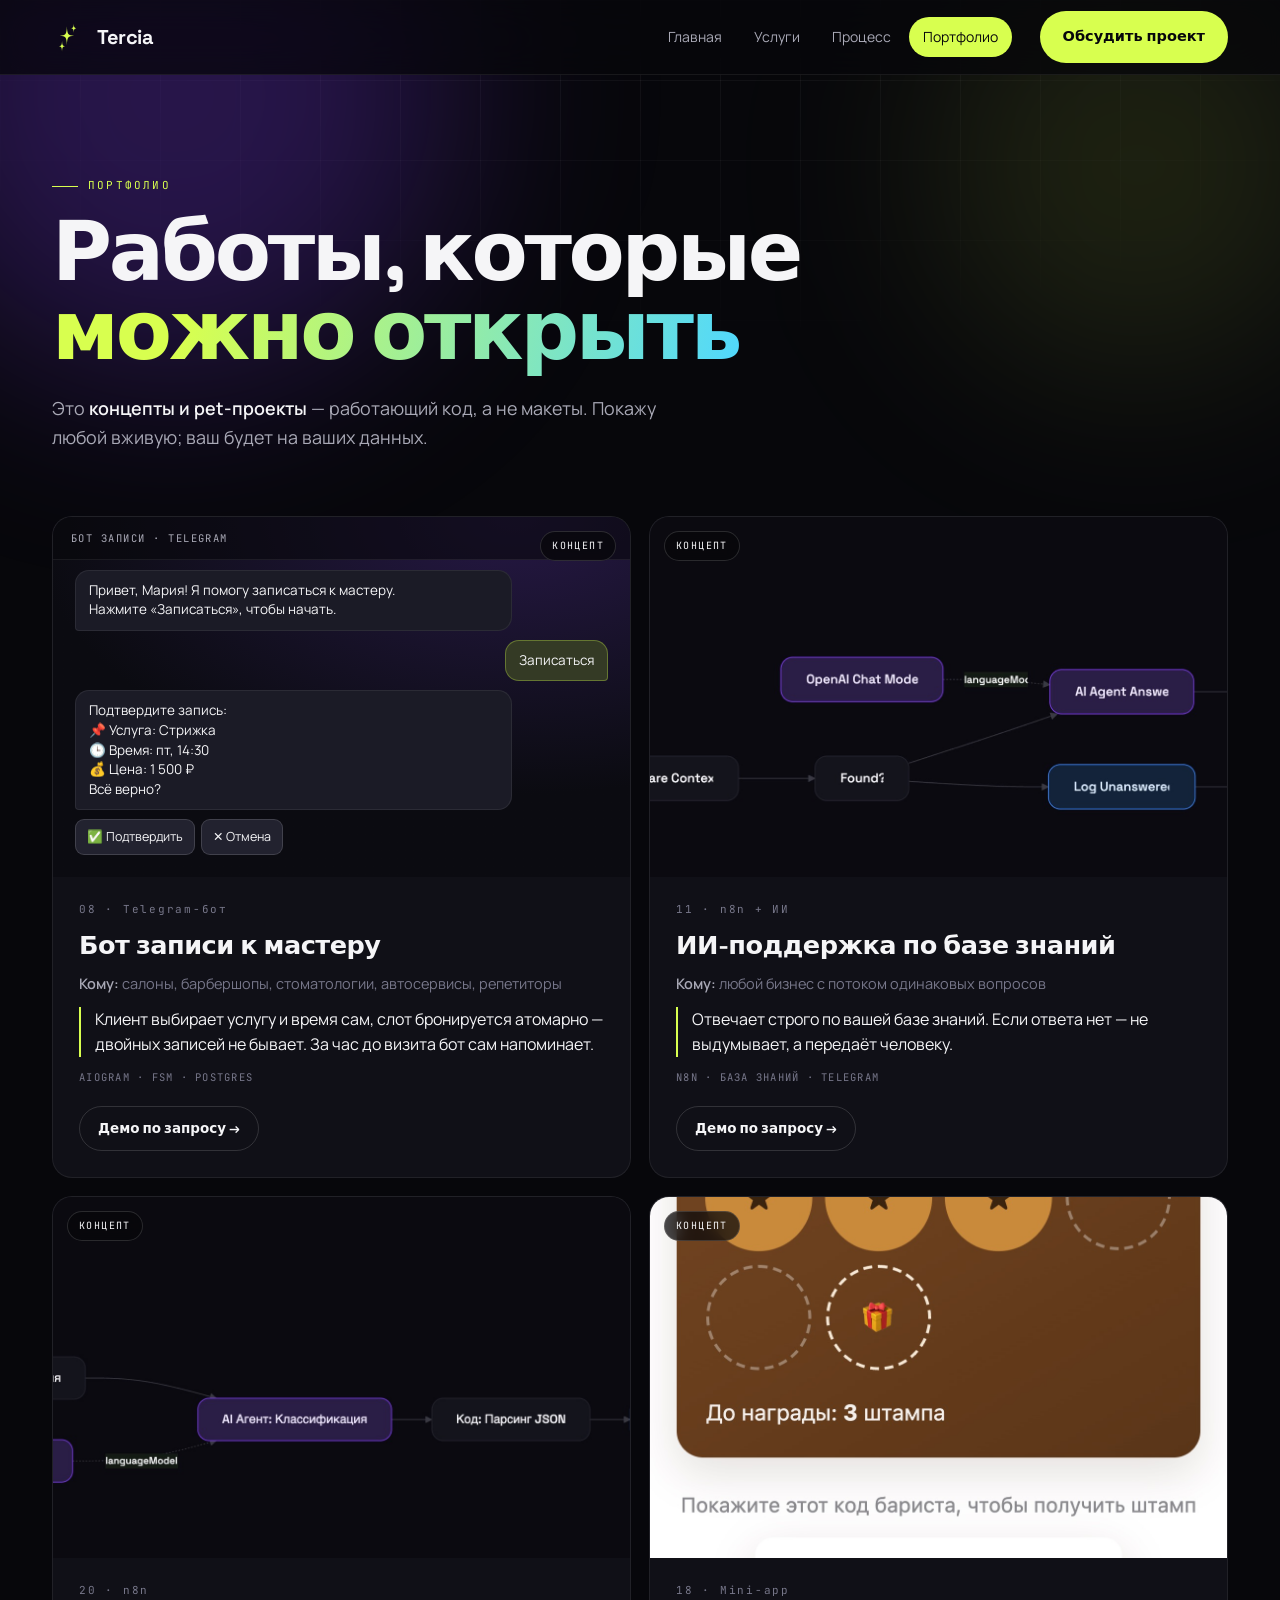
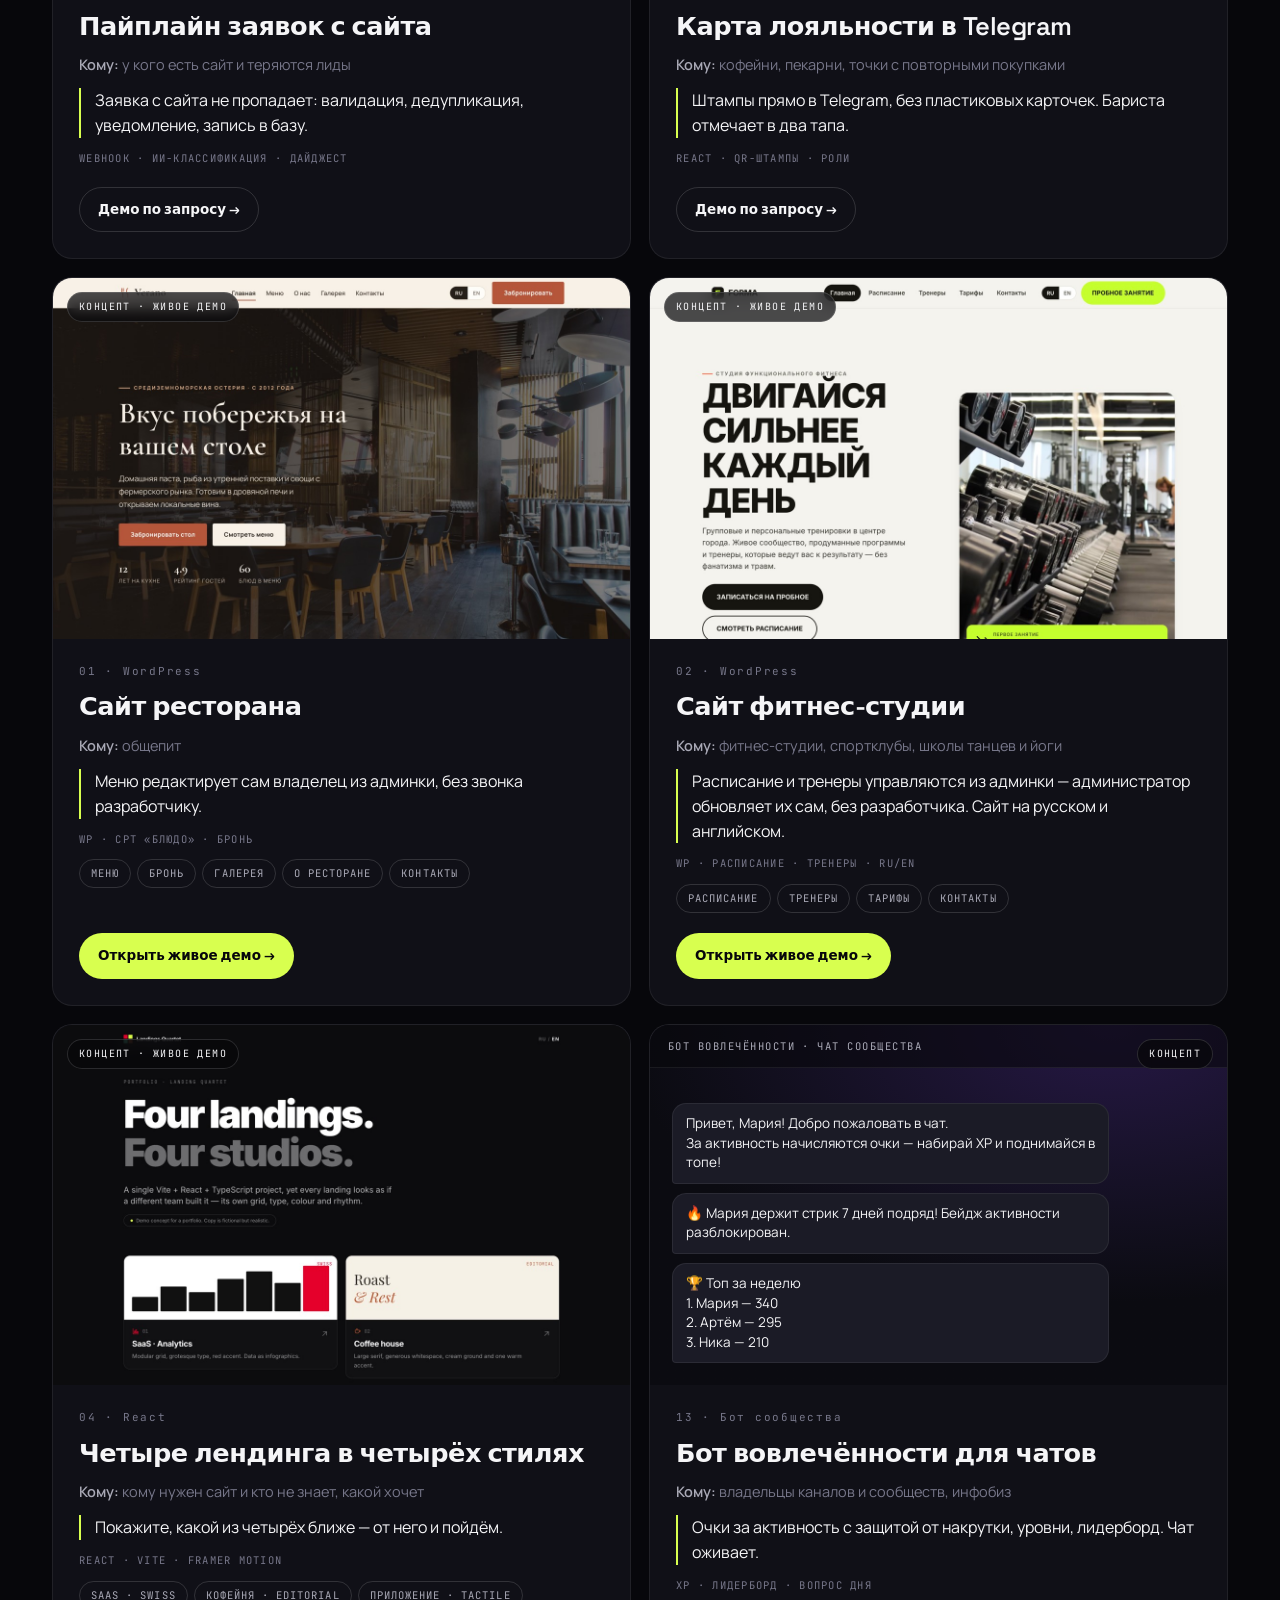
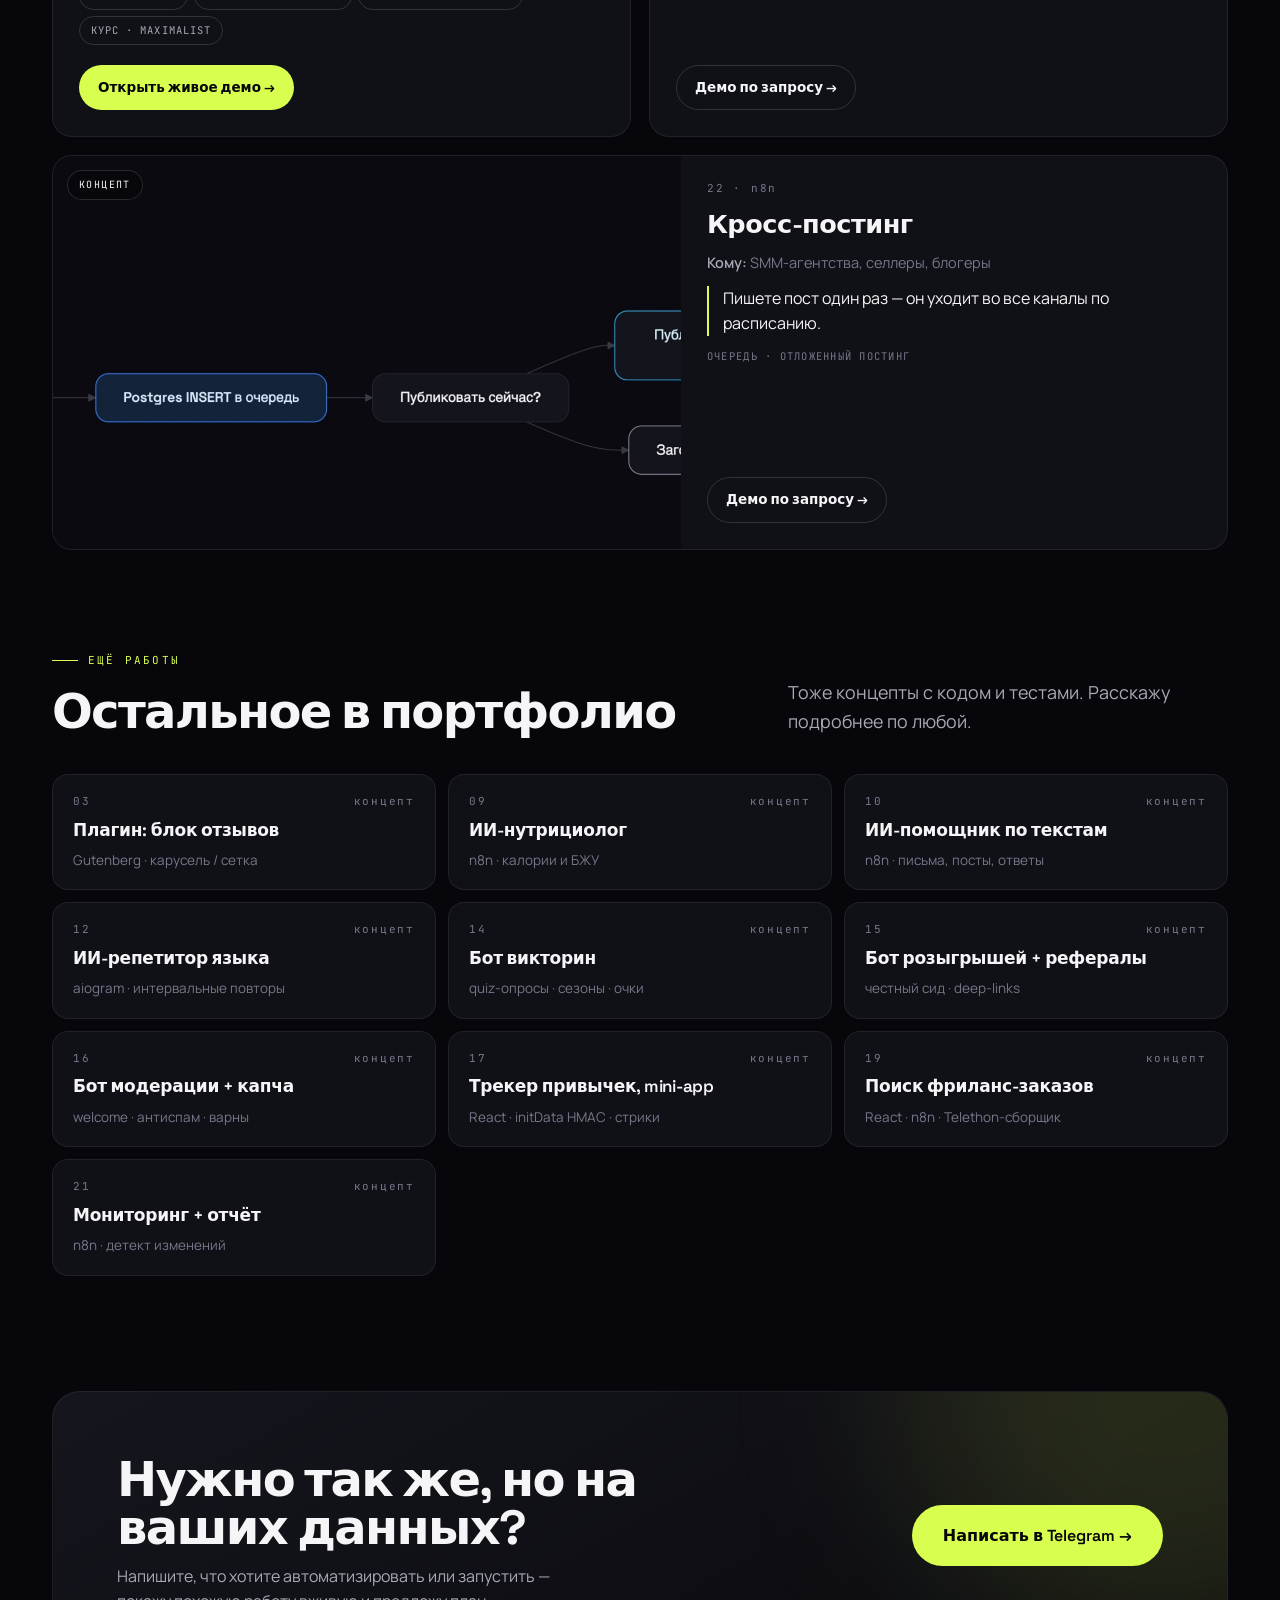
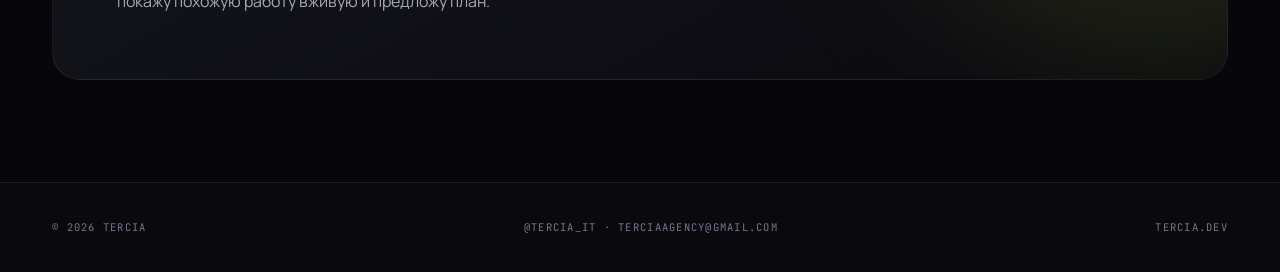
<file: portfolio/index.html>
<!DOCTYPE html>
<html lang="ru">
<head>
<meta charset="utf-8">
<meta name="viewport" content="width=device-width,initial-scale=1">
<title>Портфолио — Tercia</title>
<meta name="description" content="Работы Tercia: Telegram-боты, mini-app, автоматизация на n8n и сайты. Концепты и pet-проекты с работающим кодом.">
<link rel="icon" href="../favicon.ico" sizes="any">
<link rel="icon" href="../assets/favicon.svg" type="image/svg+xml">
<link rel="icon" href="../favicon-32.png" type="image/png" sizes="32x32">
<link rel="apple-touch-icon" href="../apple-touch-icon.png">
<link rel="preconnect" href="https://fonts.googleapis.com">
<link rel="preconnect" href="https://fonts.gstatic.com" crossorigin>
<link href="https://fonts.googleapis.com/css2?family=Space+Grotesk:wght@500;600;700&family=Manrope:wght@400;500;600;700&family=JetBrains+Mono:wght@400;500&display=swap" rel="stylesheet">
<style>
:root{
  --bg:#07070B; --bg-2:#0B0B11; --panel:#101017; --panel-2:#15151D; --sunk:#09090E;
  --line:rgba(255,255,255,.07); --line-2:rgba(255,255,255,.045); --line-3:rgba(255,255,255,.14);
  --fg:#F5F5F7; --muted:#A9A9B6; --muted-2:#77778A;
  --acid:#D8FF4F; --acid-2:#B4E528; --ink:#07070B; --violet:#7C3AED; --violet-2:#A97BFF; --cyan:#4FD8FF;
  --sans:'Manrope',system-ui,sans-serif; --disp:'Space Grotesk',system-ui,sans-serif; --mono:'JetBrains Mono',ui-monospace,monospace;
  --ease:cubic-bezier(.22,1,.36,1); --r:20px; --maxw:1320px; --pad:clamp(20px,4.4vw,52px);
}
*{box-sizing:border-box;margin:0;padding:0}
html{scroll-behavior:smooth;overflow-x:clip}
body{background:var(--bg);color:var(--fg);font-family:var(--sans);font-size:16px;line-height:1.6;-webkit-font-smoothing:antialiased;overflow-x:hidden}
a{color:inherit;text-decoration:none}
.wrap{max-width:var(--maxw);margin:0 auto;padding-inline:var(--pad)}
.grid-bg{position:fixed;inset:0;pointer-events:none;z-index:0;background-image:linear-gradient(var(--line-2) 1px,transparent 1px),linear-gradient(90deg,var(--line-2) 1px,transparent 1px);background-size:80px 80px;mask-image:radial-gradient(ellipse 90% 55% at 50% 0%,#000 20%,transparent 75%)}
main,header,footer{position:relative;z-index:2}

/* шапка — как на главной */
.hdr{position:sticky;top:0;z-index:60;backdrop-filter:blur(18px) saturate(140%);-webkit-backdrop-filter:blur(18px) saturate(140%);background:rgba(7,7,11,.78);border-bottom:1px solid var(--line)}
.nav{display:flex;align-items:center;gap:28px;height:74px}
.logo{display:flex;align-items:center;gap:11px;font-family:var(--disp);font-weight:700;font-size:20px;letter-spacing:-.02em}
.mark{width:34px;height:34px;flex:none;fill:var(--acid)}
.nav-links{display:flex;gap:4px;margin-left:auto}
.nav-links a{font-size:14px;color:var(--muted);padding:9px 14px;border-radius:99px;transition:.22s}
.nav-links a:hover{color:var(--fg);background:var(--panel)}
.nav-links a[aria-current]{color:var(--ink);background:var(--acid)}
.btn{display:inline-flex;align-items:center;gap:9px;font-family:var(--disp);font-weight:600;font-size:14.5px;padding:13px 22px;border-radius:99px;transition:.24s var(--ease);border:1px solid transparent;white-space:nowrap}
.btn-acid{background:var(--acid);color:var(--ink)}
.btn-acid:hover{box-shadow:0 10px 40px -8px color-mix(in srgb,var(--acid) 55%,transparent);transform:translateY(-2px)}
.btn-ghost{border-color:var(--line-3);color:var(--fg)}
.btn-ghost:hover{background:var(--panel);border-color:var(--muted-2)}

/* заголовок страницы */
.top{padding-block:clamp(56px,8vw,112px) clamp(36px,5vw,64px);position:relative}
.orb{position:absolute;border-radius:50%;filter:blur(100px);pointer-events:none;z-index:-1}
.orb-a{width:560px;height:560px;background:color-mix(in srgb,var(--violet) 28%,transparent);top:-260px;left:-160px}
.orb-b{width:420px;height:420px;background:color-mix(in srgb,var(--acid) 11%,transparent);top:-120px;right:-120px}
.kick{font-family:var(--mono);font-size:11px;letter-spacing:.2em;text-transform:uppercase;color:var(--acid);display:flex;align-items:center;gap:10px;margin-bottom:18px}
.kick::before{content:'';width:26px;height:1px;background:currentColor}
h1{font-family:var(--disp);font-weight:700;font-size:clamp(40px,6.4vw,84px);line-height:.96;letter-spacing:-.04em;max-width:15ch;text-wrap:balance}
h1 em{font-style:normal;background:linear-gradient(104deg,var(--acid) 20%,var(--cyan));-webkit-background-clip:text;background-clip:text;color:transparent}
.lead{max-width:58ch;margin-top:24px;font-size:clamp(16px,1.4vw,18.5px);color:var(--muted)}
.lead b{color:var(--fg);font-weight:600}

/* восемь работ */
.works{display:grid;grid-template-columns:repeat(2,1fr);gap:18px}
.work{position:relative;display:flex;flex-direction:column;border:1px solid var(--line);border-radius:var(--r);background:var(--panel);overflow:hidden;scroll-margin-top:96px;transition:border-color .3s,transform .4s var(--ease)}
.work:hover{border-color:var(--line-3);transform:translateY(-4px)}
.works>.work:last-child:nth-child(odd){grid-column:1/-1;display:grid;grid-template-columns:1.15fr 1fr}
.works>.work:last-child:nth-child(odd) .cover{aspect-ratio:auto;min-height:100%}
.work:target{border-color:color-mix(in srgb,var(--acid) 55%,transparent);box-shadow:0 0 0 4px color-mix(in srgb,var(--acid) 12%,transparent)}
.cover{aspect-ratio:16/10;position:relative;overflow:hidden;background:radial-gradient(120% 100% at 20% 0%,#1C1C27,#0B0B11)}
.cover img{width:100%;height:100%;display:block;object-fit:cover;object-position:top center;transition:transform .7s var(--ease)}
.work:hover .cover img{transform:scale(1.04)}
.badge{position:absolute;top:14px;left:14px;z-index:2;font-family:var(--mono);font-size:10px;letter-spacing:.14em;text-transform:uppercase;color:var(--fg);background:rgba(7,7,11,.72);border:1px solid var(--line-3);backdrop-filter:blur(8px);border-radius:99px;padding:6px 11px}
.body{padding:24px 26px 26px;display:flex;flex-direction:column;gap:12px;flex:1}
.num{font-family:var(--mono);font-size:11px;letter-spacing:.16em;color:var(--muted-2)}
.w-title{font-family:var(--disp);font-weight:600;font-size:clamp(21px,2vw,26px);letter-spacing:-.02em;line-height:1.15}
.for{font-size:14.5px;color:var(--muted-2)}
.for b{color:var(--muted);font-weight:600}
.pitch{font-size:16px;color:var(--fg);line-height:1.55;padding-left:14px;border-left:2px solid var(--acid)}
.stack{font-family:var(--mono);font-size:10.5px;letter-spacing:.12em;text-transform:uppercase;color:var(--muted-2)}
.acts{display:flex;gap:10px;flex-wrap:wrap;margin-top:auto;padding-top:8px}
.acts .btn{font-size:13.5px;padding:11px 18px}
.sub-links{display:flex;gap:6px;flex-wrap:wrap}
.sub-links a{font-family:var(--mono);font-size:10.5px;letter-spacing:.1em;text-transform:uppercase;color:var(--muted);border:1px solid var(--line-3);border-radius:99px;padding:5px 11px;transition:.2s}
.sub-links a:hover{color:var(--ink);background:var(--acid);border-color:var(--acid)}

/* макет чата для ботов без скриншотов */
.chat{position:absolute;inset:0;padding:22px 22px 0;display:flex;flex-direction:column;gap:9px;justify-content:flex-end;background:radial-gradient(120% 110% at 80% 0%,color-mix(in srgb,var(--violet) 22%,#0E0E16),#0B0B11 70%)}
.chat::before{content:attr(data-head);position:absolute;top:0;left:0;right:0;padding:13px 18px;font-family:var(--mono);font-size:10.5px;letter-spacing:.14em;text-transform:uppercase;color:var(--muted);border-bottom:1px solid var(--line);background:rgba(7,7,11,.6)}
.msg{max-width:82%;font-size:13.5px;line-height:1.45;padding:10px 13px;border-radius:14px 14px 14px 4px;background:#1B1B26;border:1px solid var(--line);white-space:pre-line}
.msg.me{align-self:flex-end;border-radius:14px 14px 4px 14px;background:color-mix(in srgb,var(--acid) 16%,#15151D);border-color:color-mix(in srgb,var(--acid) 30%,transparent)}
.kb{display:flex;gap:6px;flex-wrap:wrap;max-width:88%}
.kb span{font-size:12.5px;padding:7px 11px;border-radius:9px;background:#22222F;border:1px solid var(--line-3);color:var(--fg)}
.chat .msg:last-child,.chat .kb:last-child{margin-bottom:22px}
.cover.has-chat .badge{left:auto;right:14px}

/* остальные работы */
.more-head{display:flex;justify-content:space-between;align-items:flex-end;gap:24px;flex-wrap:wrap;margin:clamp(64px,8vw,110px) 0 clamp(26px,3vw,40px)}
h2{font-family:var(--disp);font-weight:700;font-size:clamp(28px,4vw,48px);line-height:1;letter-spacing:-.035em}
.more{display:grid;grid-template-columns:repeat(3,1fr);gap:12px}
.item{border:1px solid var(--line);border-radius:16px;background:var(--panel);padding:18px 20px;display:flex;flex-direction:column;gap:6px;transition:border-color .3s}
.item:hover{border-color:var(--line-3)}
.item .num{display:flex;justify-content:space-between}
.item .num i{font-style:normal;color:var(--muted-2)}
.item b{font-family:var(--disp);font-weight:600;font-size:17px;letter-spacing:-.015em}
.item span{font-size:13.5px;color:var(--muted-2)}

/* призыв и подвал */
.cta{margin-top:clamp(72px,9vw,130px);border:1px solid var(--line);border-radius:28px;background:linear-gradient(150deg,var(--panel-2),var(--sunk));padding:clamp(36px,5vw,72px);display:flex;justify-content:space-between;align-items:center;gap:28px;flex-wrap:wrap;position:relative;overflow:hidden}
.cta::before{content:'';position:absolute;width:520px;height:520px;border-radius:50%;background:color-mix(in srgb,var(--acid) 12%,transparent);filter:blur(90px);right:-200px;top:-260px}
.cta h2{position:relative;max-width:18ch}
.cta p{position:relative;color:var(--muted);margin-top:12px;max-width:46ch}
.cta .btn{position:relative;font-size:16px;padding:17px 30px}
.ftr{margin-top:clamp(64px,8vw,110px);border-top:1px solid var(--line);background:var(--sunk);padding:36px 0}
.ftr .wrap{display:flex;justify-content:space-between;gap:18px;flex-wrap:wrap;font-family:var(--mono);font-size:10.5px;letter-spacing:.12em;text-transform:uppercase;color:var(--muted-2)}
.ftr a:hover{color:var(--acid)}

/* появление при прокрутке — только с JS, с уважением к reduced-motion */
.js .rv{opacity:0;transform:translateY(20px);transition:opacity .7s var(--ease),transform .7s var(--ease)}
.js .rv.in{opacity:1;transform:none}

@media(max-width:960px){.works{grid-template-columns:1fr}.works>.work:last-child:nth-child(odd){display:flex;flex-direction:column}.works>.work:last-child:nth-child(odd) .cover{aspect-ratio:16/10;min-height:0}.more{grid-template-columns:repeat(2,1fr)}}
@media(max-width:720px){.cover.has-chat{aspect-ratio:auto;height:384px}.nav-links{display:none}.nav{gap:14px}.nav .btn{margin-left:auto;padding:11px 16px;font-size:13.5px}.more{grid-template-columns:1fr}.msg{font-size:12.5px}}
@media(prefers-reduced-motion:reduce){*{transition:none!important;animation:none!important}.js .rv{opacity:1!important;transform:none!important}}
</style>
<script>document.documentElement.classList.add('js')</script>
</head>
<body>
<div class="grid-bg"></div>

<svg width="0" height="0" style="position:absolute" aria-hidden="true"><defs>
<g id="spk"><path d="M12 0C12.35 10.2 13.5 11.55 21 12C13.5 12.45 12.35 13.8 12 24C11.65 13.8 10.5 12.45 3 12C10.5 11.55 11.65 10.2 12 0Z" transform="translate(19 22) scale(2.8)"/><path d="M12 0C12.35 10.2 13.5 11.55 21 12C13.5 12.45 12.35 13.8 12 24C11.65 13.8 10.5 12.45 3 12C10.5 11.55 11.65 10.2 12 0Z" transform="translate(60 12) scale(1.4)"/><path d="M12 0C12.35 10.2 13.5 11.55 21 12C13.5 12.45 12.35 13.8 12 24C11.65 13.8 10.5 12.45 3 12C10.5 11.55 11.65 10.2 12 0Z" transform="translate(16 73) scale(1.62)"/></g>
</defs></svg>

<header class="hdr"><div class="wrap nav">
  <a class="logo" href="../"><svg class="mark" viewBox="0 0 120 120" aria-hidden="true"><use href="#spk"/></svg><span>Tercia</span></a>
  <nav class="nav-links">
    <a href="../">Главная</a><a href="../#services">Услуги</a><a href="../#process">Процесс</a><a href="./" aria-current="page">Портфолио</a>
  </nav>
  <a href="https://t.me/tercia_it" class="btn btn-acid">Обсудить проект</a>
</div></header>

<main class="wrap">
  <section class="top">
    <div class="orb orb-a"></div><div class="orb orb-b"></div>
    <div class="kick">Портфолио</div>
    <h1>Работы, которые <em>можно открыть</em></h1>
    <p class="lead">Это <b>концепты и pet-проекты</b> — работающий код, а не макеты. Покажу любой вживую; ваш будет на ваших данных.</p>
  </section>

  <section class="works" aria-label="Избранные работы">

    <article class="work rv" id="08">
      <div class="cover has-chat">
        <span class="badge">Концепт</span>
        <div class="chat" data-head="Бот записи · Telegram" aria-hidden="true">
          <div class="msg">Привет, Мария! Я помогу записаться к мастеру.
Нажмите «Записаться», чтобы начать.</div>
          <div class="msg me">Записаться</div>
          <div class="msg">Подтвердите запись:
📌 Услуга: Стрижка
🕒 Время: пт, 14:30
💰 Цена: 1 500 ₽
Всё верно?</div>
          <div class="kb"><span>✅ Подтвердить</span><span>✕ Отмена</span></div>
        </div>
      </div>
      <div class="body">
        <div class="num">08 · Telegram-бот</div>
        <div class="w-title">Бот записи к мастеру</div>
        <div class="for"><b>Кому:</b> салоны, барбершопы, стоматологии, автосервисы, репетиторы</div>
        <p class="pitch">Клиент выбирает услугу и время сам, слот бронируется атомарно — двойных записей не бывает. За час до визита бот сам напоминает.</p>
        <div class="stack">aiogram · FSM · Postgres</div>
        <div class="acts"><a class="btn btn-ghost" href="https://t.me/tercia_it">Демо по запросу →</a></div>
      </div>
    </article>

    <article class="work rv" id="11">
      <div class="cover"><span class="badge">Концепт</span><img src="../assets/cases/11-faq.jpg" alt="Схема воркфлоу в n8n: вопрос из Telegram, поиск по базе знаний, ответ или передача человеку" loading="lazy" decoding="async" width="1200" height="749"></div>
      <div class="body">
        <div class="num">11 · n8n + ИИ</div>
        <div class="w-title">ИИ-поддержка по базе знаний</div>
        <div class="for"><b>Кому:</b> любой бизнес с потоком одинаковых вопросов</div>
        <p class="pitch">Отвечает строго по вашей базе знаний. Если ответа нет — не выдумывает, а передаёт человеку.</p>
        <div class="stack">n8n · база знаний · Telegram</div>
        <div class="acts"><a class="btn btn-ghost" href="https://t.me/tercia_it">Демо по запросу →</a></div>
      </div>
    </article>

    <article class="work rv" id="20">
      <div class="cover"><span class="badge">Концепт</span><img src="../assets/cases/20-pipeline.jpg" alt="Схема воркфлоу в n8n: приём заявки с сайта, классификация, запись и уведомление" loading="lazy" decoding="async" width="1200" height="750"></div>
      <div class="body">
        <div class="num">20 · n8n</div>
        <div class="w-title">Пайплайн заявок с сайта</div>
        <div class="for"><b>Кому:</b> у кого есть сайт и теряются лиды</div>
        <p class="pitch">Заявка с сайта не пропадает: валидация, дедупликация, уведомление, запись в базу.</p>
        <div class="stack">webhook · ИИ-классификация · дайджест</div>
        <div class="acts"><a class="btn btn-ghost" href="https://t.me/tercia_it">Демо по запросу →</a></div>
      </div>
    </article>

    <article class="work rv" id="18">
      <div class="cover"><span class="badge">Концепт</span><img src="../assets/cases/18-loyalty.jpg" alt="Экран mini-app лояльности: карта со штампами кофейни внутри Telegram" loading="lazy" decoding="async" width="1170" height="731"></div>
      <div class="body">
        <div class="num">18 · Mini-app</div>
        <div class="w-title">Карта лояльности в Telegram</div>
        <div class="for"><b>Кому:</b> кофейни, пекарни, точки с повторными покупками</div>
        <p class="pitch">Штампы прямо в Telegram, без пластиковых карточек. Бариста отмечает в два тапа.</p>
        <div class="stack">React · QR-штампы · роли</div>
        <div class="acts"><a class="btn btn-ghost" href="https://t.me/tercia_it">Демо по запросу →</a></div>
      </div>
    </article>

    <article class="work rv" id="01">
      <div class="cover"><span class="badge">Концепт · живое демо</span><img src="../assets/cases/01-restaurant.jpg" alt="Первый экран сайта ресторана: зал, меню и кнопка брони стола" loading="lazy" decoding="async" width="1200" height="750"></div>
      <div class="body">
        <div class="num">01 · WordPress</div>
        <div class="w-title">Сайт ресторана</div>
        <div class="for"><b>Кому:</b> общепит</div>
        <p class="pitch">Меню редактирует сам владелец из админки, без звонка разработчику.</p>
        <div class="stack">WP · CPT «Блюдо» · бронь</div>
        <div class="sub-links"><a href="restaurant/menu.html">Меню</a><a href="restaurant/booking.html">Бронь</a><a href="restaurant/gallery.html">Галерея</a><a href="restaurant/about.html">О ресторане</a><a href="restaurant/contacts.html">Контакты</a></div>
        <div class="acts"><a class="btn btn-acid" href="restaurant/">Открыть живое демо →</a></div>
      </div>
    </article>

    <article class="work rv" id="02">
      <div class="cover"><span class="badge">Концепт · живое демо</span><img src="../assets/cases/02-fitness.jpg" alt="Первый экран сайта фитнес-студии: направления и кнопка пробного занятия" loading="lazy" decoding="async" width="1200" height="750"></div>
      <div class="body">
        <div class="num">02 · WordPress</div>
        <div class="w-title">Сайт фитнес-студии</div>
        <div class="for"><b>Кому:</b> фитнес-студии, спортклубы, школы танцев и йоги</div>
        <p class="pitch">Расписание и тренеры управляются из админки — администратор обновляет их сам, без разработчика. Сайт на русском и английском.</p>
        <div class="stack">WP · расписание · тренеры · RU/EN</div>
        <div class="sub-links"><a href="fitness/schedule.html">Расписание</a><a href="fitness/trainers.html">Тренеры</a><a href="fitness/pricing.html">Тарифы</a><a href="fitness/contacts.html">Контакты</a></div>
        <div class="acts"><a class="btn btn-acid" href="fitness/">Открыть живое демо →</a></div>
      </div>
    </article>

    <article class="work rv" id="04">
      <div class="cover"><span class="badge">Концепт · живое демо</span><img src="../assets/cases/04-landings.jpg" alt="Витрина четырёх лендингов в разных стилях" loading="lazy" decoding="async" width="1200" height="750"></div>
      <div class="body">
        <div class="num">04 · React</div>
        <div class="w-title">Четыре лендинга в четырёх стилях</div>
        <div class="for"><b>Кому:</b> кому нужен сайт и кто не знает, какой хочет</div>
        <p class="pitch">Покажите, какой из четырёх ближе — от него и пойдём.</p>
        <div class="stack">React · Vite · Framer Motion</div>
        <div class="sub-links"><a href="landings/#/saas">SaaS · Swiss</a><a href="landings/#/coffee">Кофейня · Editorial</a><a href="landings/#/app">Приложение · Tactile</a><a href="landings/#/course">Курс · Maximalist</a></div>
        <div class="acts"><a class="btn btn-acid" href="landings/">Открыть живое демо →</a></div>
      </div>
    </article>

    <article class="work rv" id="13">
      <div class="cover has-chat">
        <span class="badge">Концепт</span>
        <div class="chat" data-head="Бот вовлечённости · чат сообщества" aria-hidden="true">
          <div class="msg">Привет, Мария! Добро пожаловать в чат.
За активность начисляются очки — набирай XP и поднимайся в топе!</div>
          <div class="msg">🔥 Мария держит стрик 7 дней подряд! Бейдж активности разблокирован.</div>
          <div class="msg">🏆 Топ за неделю
1. Мария — 340
2. Артём — 295
3. Ника — 210</div>
        </div>
      </div>
      <div class="body">
        <div class="num">13 · Бот сообщества</div>
        <div class="w-title">Бот вовлечённости для чатов</div>
        <div class="for"><b>Кому:</b> владельцы каналов и сообществ, инфобиз</div>
        <p class="pitch">Очки за активность с защитой от накрутки, уровни, лидерборд. Чат оживает.</p>
        <div class="stack">XP · лидерборд · вопрос дня</div>
        <div class="acts"><a class="btn btn-ghost" href="https://t.me/tercia_it">Демо по запросу →</a></div>
      </div>
    </article>

    <article class="work rv" id="22">
      <div class="cover"><span class="badge">Концепт</span><img src="img/22-crosspost.jpg" alt="Схема воркфлоу в n8n: очередь постов и отложенная публикация в каналы" loading="lazy" decoding="async" width="1200" height="750"></div>
      <div class="body">
        <div class="num">22 · n8n</div>
        <div class="w-title">Кросс-постинг</div>
        <div class="for"><b>Кому:</b> SMM-агентства, селлеры, блогеры</div>
        <p class="pitch">Пишете пост один раз — он уходит во все каналы по расписанию.</p>
        <div class="stack">очередь · отложенный постинг</div>
        <div class="acts"><a class="btn btn-ghost" href="https://t.me/tercia_it">Демо по запросу →</a></div>
      </div>
    </article>
  </section>

  <div class="more-head rv">
    <div><div class="kick">Ещё работы</div><h2>Остальное в портфолио</h2></div>
    <p class="lead" style="margin:0;max-width:40ch">Тоже концепты с кодом и тестами. Расскажу подробнее по любой.</p>
  </div>
  <section class="more" aria-label="Остальные работы">
    <div class="item rv" id="03"><div class="num">03 <i>концепт</i></div><b>Плагин: блок отзывов</b><span>Gutenberg · карусель / сетка</span></div>
    <div class="item rv" id="09"><div class="num">09 <i>концепт</i></div><b>ИИ-нутрициолог</b><span>n8n · калории и БЖУ</span></div>
    <div class="item rv" id="10"><div class="num">10 <i>концепт</i></div><b>ИИ-помощник по текстам</b><span>n8n · письма, посты, ответы</span></div>
    <div class="item rv" id="12"><div class="num">12 <i>концепт</i></div><b>ИИ-репетитор языка</b><span>aiogram · интервальные повторы</span></div>
    <div class="item rv" id="14"><div class="num">14 <i>концепт</i></div><b>Бот викторин</b><span>quiz-опросы · сезоны · очки</span></div>
    <div class="item rv" id="15"><div class="num">15 <i>концепт</i></div><b>Бот розыгрышей + рефералы</b><span>честный сид · deep-links</span></div>
    <div class="item rv" id="16"><div class="num">16 <i>концепт</i></div><b>Бот модерации + капча</b><span>welcome · антиспам · варны</span></div>
    <div class="item rv" id="17"><div class="num">17 <i>концепт</i></div><b>Трекер привычек, mini-app</b><span>React · initData HMAC · стрики</span></div>
    <div class="item rv" id="19"><div class="num">19 <i>концепт</i></div><b>Поиск фриланс-заказов</b><span>React · n8n · Telethon-сборщик</span></div>
    <div class="item rv" id="21"><div class="num">21 <i>концепт</i></div><b>Мониторинг + отчёт</b><span>n8n · детект изменений</span></div>
  </section>

  <section class="cta rv">
    <div><h2>Нужно так же, но на ваших данных?</h2><p>Напишите, что хотите автоматизировать или запустить — покажу похожую работу вживую и предложу план.</p></div>
    <a class="btn btn-acid" href="https://t.me/tercia_it">Написать в Telegram →</a>
  </section>
</main>

<footer class="ftr"><div class="wrap"><span>© 2026 Tercia</span><span><a href="https://t.me/tercia_it">@tercia_it</a> · <a href="mailto:terciaagency@gmail.com">terciaagency@gmail.com</a></span><span><a href="../">tercia.dev</a></span></div></footer>

<script>
(function () {
  var els = document.querySelectorAll('.rv');
  var rm = matchMedia('(prefers-reduced-motion: reduce)').matches;
  if (rm || !('IntersectionObserver' in window)) { els.forEach(function (e) { e.classList.add('in'); }); return; }
  var io = new IntersectionObserver(function (es) {
    es.forEach(function (e) { if (e.isIntersecting) { e.target.classList.add('in'); io.unobserve(e.target); } });
  }, { rootMargin: '0px 0px -8% 0px', threshold: 0.06 });
  els.forEach(function (e, i) { e.style.transitionDelay = (i % 3) * 70 + 'ms'; io.observe(e); });
  if (location.hash) { var t = document.getElementById(location.hash.slice(1)); if (t) t.classList.add('in'); }
})();
</script>
</body>
</html>
</file>
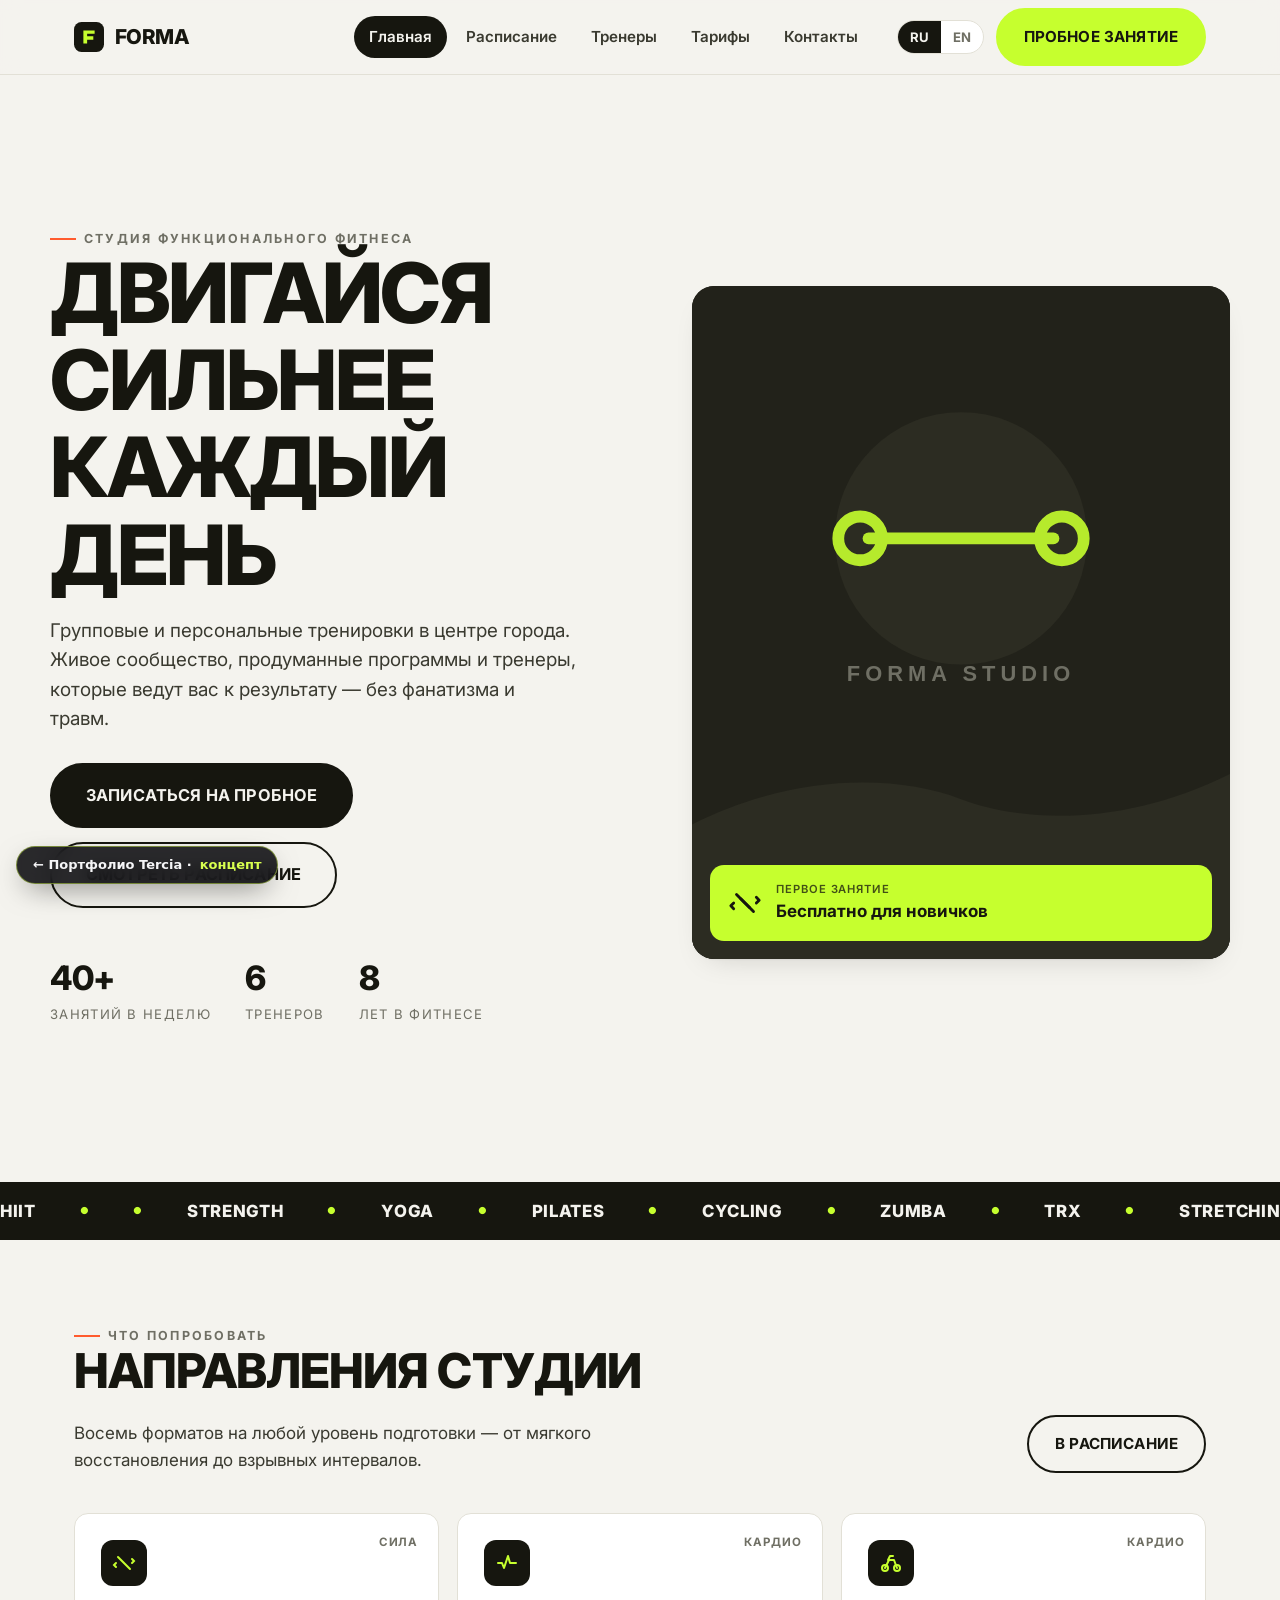
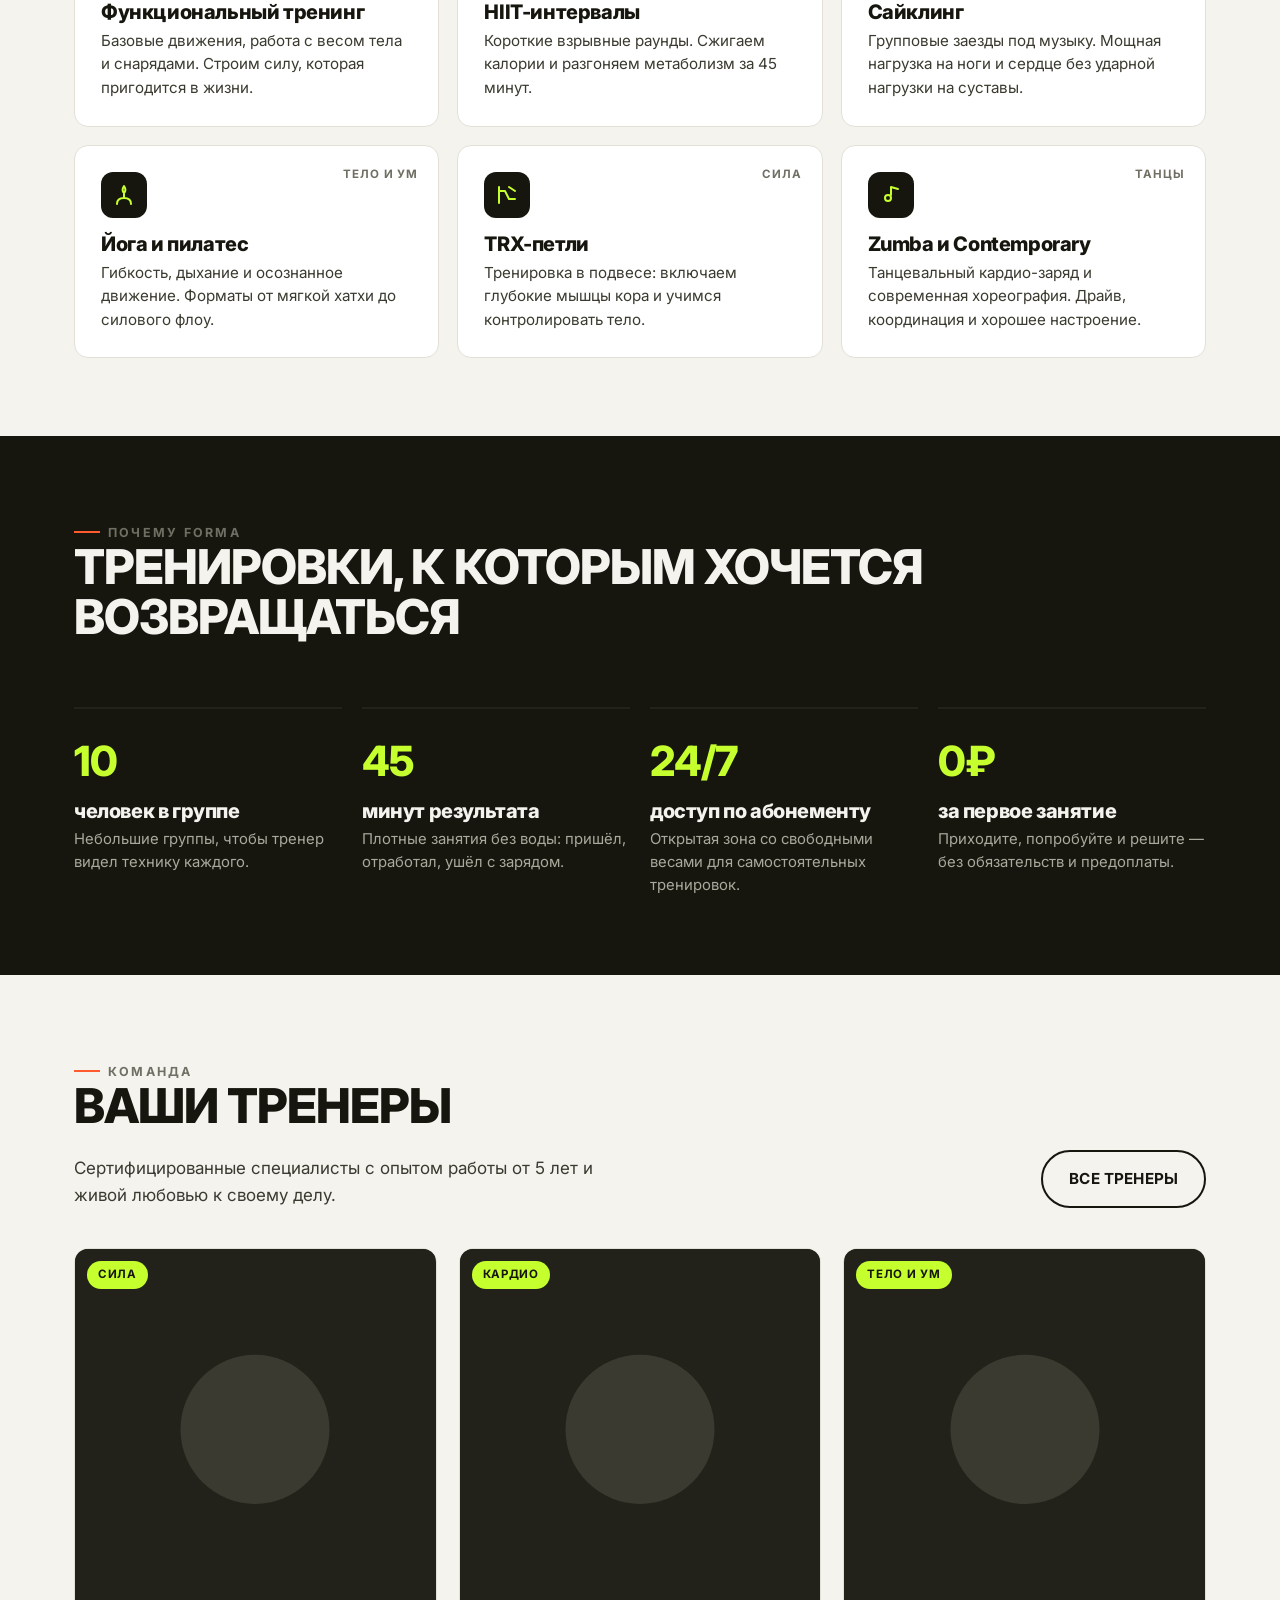
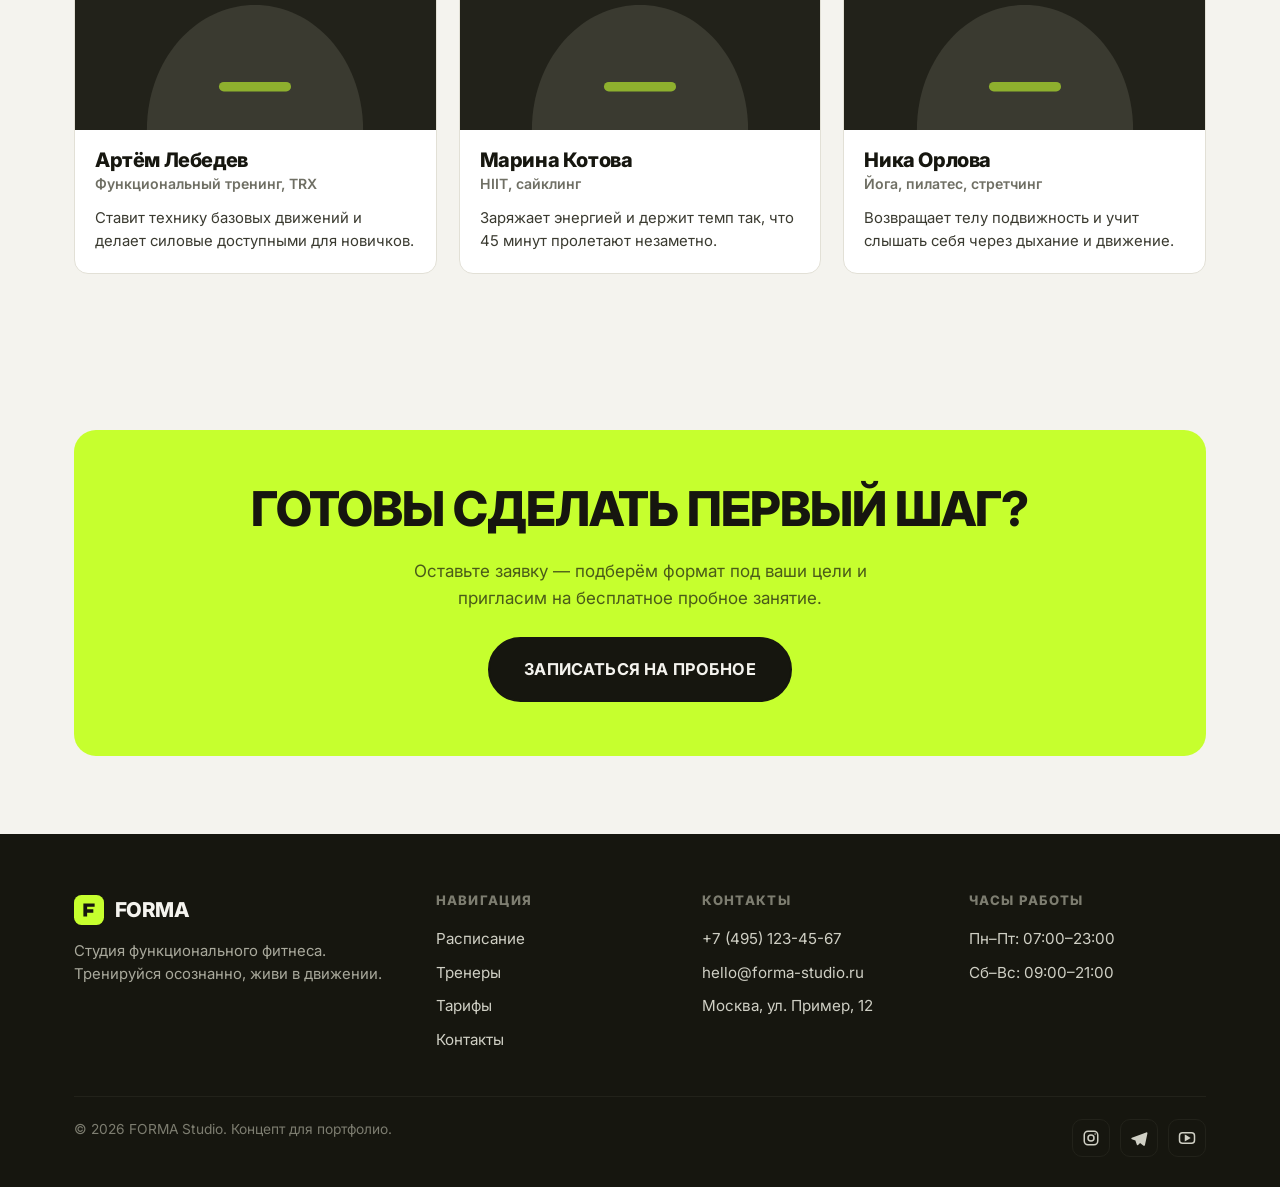
<file: portfolio/fitness/index.html>
<!doctype html>
<html lang="ru">
<head>
  <meta charset="utf-8">
  <meta name="viewport" content="width=device-width, initial-scale=1">
  <title>FORMA — студия функционального фитнеса</title>
  <meta name="description" content="FORMA — студия функционального фитнеса: групповые занятия, персональные тренировки, опытные тренеры. Запишитесь на бесплатное пробное занятие.">
  <link rel="icon" type="image/svg+xml" href="assets/img/favicon.svg">
  <link rel="preconnect" href="https://fonts.googleapis.com">
  <link rel="preconnect" href="https://fonts.gstatic.com" crossorigin>
  <link href="https://fonts.googleapis.com/css2?family=Inter:wght@400;600;700;800&display=swap" rel="stylesheet">
  <link rel="stylesheet" href="assets/css/style.css">
</head>
<body>

<header class="site-header">
  <div class="wrap nav">
    <a class="brand" href="index.html" aria-label="FORMA">
      <svg viewBox="0 0 32 32" xmlns="http://www.w3.org/2000/svg"><rect width="32" height="32" rx="8" fill="#16160f"/><path d="M10 23V9h12v3.6h-8v2.7h6.6V19H14v4z" fill="#c6ff2e"/></svg>
      FORMA
    </a>
    <nav class="nav-links" id="navLinks" aria-label="Основная навигация">
      <a href="index.html" class="active" data-ru="Главная" data-en="Home">Главная</a>
      <a href="schedule.html" data-ru="Расписание" data-en="Schedule">Расписание</a>
      <a href="trainers.html" data-ru="Тренеры" data-en="Trainers">Тренеры</a>
      <a href="pricing.html" data-ru="Тарифы" data-en="Pricing">Тарифы</a>
      <a href="contacts.html" data-ru="Контакты" data-en="Contacts">Контакты</a>
    </nav>
    <div class="nav-actions">
      <div class="lang" role="group" aria-label="Язык / Language">
        <button data-lang="ru" class="on">RU</button>
        <button data-lang="en">EN</button>
      </div>
      <a class="btn btn--accent" href="contacts.html" data-ru="Пробное занятие" data-en="Free trial">Пробное занятие</a>
      <button class="burger" aria-label="Меню" id="burger">
        <svg viewBox="0 0 24 24" fill="none" stroke="currentColor" stroke-width="2" stroke-linecap="round"><path d="M4 7h16M4 12h16M4 17h16"/></svg>
      </button>
    </div>
  </div>
</header>

<main>
  <!-- HERO -->
  <section class="hero">
    <div class="wrap hero-grid">
      <div class="hero-copy">
        <span class="eyebrow" data-ru="Студия функционального фитнеса" data-en="Functional fitness studio">Студия функционального фитнеса</span>
        <h1 data-ru="Двигайся сильнее каждый день" data-en="Move stronger every day">Двигайся сильнее каждый день</h1>
        <p class="lead" data-ru="Групповые и персональные тренировки в центре города. Живое сообщество, продуманные программы и тренеры, которые ведут вас к результату — без фанатизма и травм." data-en="Group and personal training in the heart of the city. A real community, thoughtful programs and coaches who guide you to results — no burnout, no injuries.">Групповые и персональные тренировки в центре города. Живое сообщество, продуманные программы и тренеры, которые ведут вас к результату — без фанатизма и травм.</p>
        <div class="hero-cta">
          <a class="btn btn--lg" href="contacts.html" data-ru="Записаться на пробное" data-en="Book a free trial">Записаться на пробное</a>
          <a class="btn btn--ghost btn--lg" href="schedule.html" data-ru="Смотреть расписание" data-en="View schedule">Смотреть расписание</a>
        </div>
        <div class="hero-stats">
          <div><div class="num">40+</div><div class="lbl" data-ru="занятий в неделю" data-en="classes / week">занятий в неделю</div></div>
          <div><div class="num">6</div><div class="lbl" data-ru="тренеров" data-en="coaches">тренеров</div></div>
          <div><div class="num">8</div><div class="lbl" data-ru="лет в фитнесе" data-en="years running">лет в фитнесе</div></div>
        </div>
      </div>
      <div class="hero-media">
        <img src="https://images.unsplash.com/photo-1534438327276-14e5300c3a48?auto=format&fit=crop&w=900&q=80" alt="Тренировка в студии FORMA" loading="eager" onerror="this.onerror=null;this.src='assets/img/placeholder-hero.svg'">
        <div class="hero-badge">
          <svg viewBox="0 0 24 24" fill="none" stroke="currentColor" stroke-width="2" stroke-linecap="round" stroke-linejoin="round"><path d="M6.5 6.5l11 11M4 12l-2 2 2 2M20 12l2-2-2-2M8 8L6 6M18 18l-2-2"/><path d="M9 9l6 6"/></svg>
          <div><small data-ru="Первое занятие" data-en="First session">Первое занятие</small><span data-ru="Бесплатно для новичков" data-en="Free for newcomers">Бесплатно для новичков</span></div>
        </div>
      </div>
    </div>
  </section>

  <!-- MARQUEE -->
  <div class="marquee" aria-hidden="true">
    <div class="marquee-track">
      <span>HIIT<span></span></span><span>STRENGTH</span><span>YOGA</span><span>PILATES</span><span>CYCLING</span><span>ZUMBA</span><span>TRX</span><span>STRETCHING</span>
      <span>HIIT</span><span>STRENGTH</span><span>YOGA</span><span>PILATES</span><span>CYCLING</span><span>ZUMBA</span><span>TRX</span><span>STRETCHING</span>
    </div>
  </div>

  <!-- НАПРАВЛЕНИЯ -->
  <section id="directions">
    <div class="wrap">
      <div class="section-head">
        <div>
          <span class="eyebrow" data-ru="Что попробовать" data-en="What to try">Что попробовать</span>
          <h2 data-ru="Направления студии" data-en="Our directions">Направления студии</h2>
          <p data-ru="Восемь форматов на любой уровень подготовки — от мягкого восстановления до взрывных интервалов." data-en="Eight formats for any level — from gentle recovery to explosive intervals.">Восемь форматов на любой уровень подготовки — от мягкого восстановления до взрывных интервалов.</p>
        </div>
        <a class="btn btn--ghost" href="schedule.html" data-ru="В расписание" data-en="See schedule">В расписание</a>
      </div>
      <div class="disc-grid">
        <article class="disc" data-type="strength">
          <span class="tag" data-ru="Сила" data-en="Strength">Сила</span>
          <div class="ico"><svg viewBox="0 0 24 24" fill="none" stroke="currentColor" stroke-width="2" stroke-linecap="round"><path d="M6.5 6.5l11 11M4 12l-2 2 2 2M20 12l2-2-2-2M8 8L6 6M18 18l-2-2"/></svg></div>
          <h3 data-ru="Функциональный тренинг" data-en="Functional Training">Функциональный тренинг</h3>
          <p data-ru="Базовые движения, работа с весом тела и снарядами. Строим силу, которая пригодится в жизни." data-en="Compound movements with bodyweight and equipment. We build strength you actually use.">Базовые движения, работа с весом тела и снарядами. Строим силу, которая пригодится в жизни.</p>
        </article>
        <article class="disc" data-type="cardio">
          <span class="tag" data-ru="Кардио" data-en="Cardio">Кардио</span>
          <div class="ico"><svg viewBox="0 0 24 24" fill="none" stroke="currentColor" stroke-width="2" stroke-linecap="round" stroke-linejoin="round"><path d="M3 12h4l2 5 4-12 2 7h6"/></svg></div>
          <h3 data-ru="HIIT-интервалы" data-en="HIIT Intervals">HIIT-интервалы</h3>
          <p data-ru="Короткие взрывные раунды. Сжигаем калории и разгоняем метаболизм за 45 минут." data-en="Short explosive rounds. Burn calories and boost metabolism in 45 minutes.">Короткие взрывные раунды. Сжигаем калории и разгоняем метаболизм за 45 минут.</p>
        </article>
        <article class="disc" data-type="cardio">
          <span class="tag" data-ru="Кардио" data-en="Cardio">Кардио</span>
          <div class="ico"><svg viewBox="0 0 24 24" fill="none" stroke="currentColor" stroke-width="2" stroke-linecap="round" stroke-linejoin="round"><circle cx="6" cy="17" r="3"/><circle cx="18" cy="17" r="3"/><path d="M6 17l4-8h5l3 8M9 9l2-4h3"/></svg></div>
          <h3 data-ru="Сайклинг" data-en="Cycling">Сайклинг</h3>
          <p data-ru="Групповые заезды под музыку. Мощная нагрузка на ноги и сердце без ударной нагрузки на суставы." data-en="Group rides to music. A powerful low-impact workout for legs and heart.">Групповые заезды под музыку. Мощная нагрузка на ноги и сердце без ударной нагрузки на суставы.</p>
        </article>
        <article class="disc" data-type="mind">
          <span class="tag" data-ru="Тело и ум" data-en="Mind & Body">Тело и ум</span>
          <div class="ico"><svg viewBox="0 0 24 24" fill="none" stroke="currentColor" stroke-width="2" stroke-linecap="round" stroke-linejoin="round"><path d="M12 3c-2 3-2 5 0 7 2-2 2-4 0-7zM5 21c0-4 3-6 7-6s7 2 7 6M12 10v5"/></svg></div>
          <h3 data-ru="Йога и пилатес" data-en="Yoga & Pilates">Йога и пилатес</h3>
          <p data-ru="Гибкость, дыхание и осознанное движение. Форматы от мягкой хатхи до силового флоу." data-en="Flexibility, breath and mindful movement. From gentle hatha to power flow.">Гибкость, дыхание и осознанное движение. Форматы от мягкой хатхи до силового флоу.</p>
        </article>
        <article class="disc" data-type="strength">
          <span class="tag" data-ru="Сила" data-en="Strength">Сила</span>
          <div class="ico"><svg viewBox="0 0 24 24" fill="none" stroke="currentColor" stroke-width="2" stroke-linecap="round" stroke-linejoin="round"><path d="M4 4v16M4 8h6l4 8h6M14 4l6 4"/></svg></div>
          <h3 data-ru="TRX-петли" data-en="TRX Suspension">TRX-петли</h3>
          <p data-ru="Тренировка в подвесе: включаем глубокие мышцы кора и учимся контролировать тело." data-en="Suspension training that fires up your core and teaches body control.">Тренировка в подвесе: включаем глубокие мышцы кора и учимся контролировать тело.</p>
        </article>
        <article class="disc" data-type="dance">
          <span class="tag" data-ru="Танцы" data-en="Dance">Танцы</span>
          <div class="ico"><svg viewBox="0 0 24 24" fill="none" stroke="currentColor" stroke-width="2" stroke-linecap="round" stroke-linejoin="round"><path d="M9 18a3 3 0 1 0 0-6 3 3 0 0 0 0 6zM12 12V4l7 2"/></svg></div>
          <h3 data-ru="Zumba и Contemporary" data-en="Zumba & Contemporary">Zumba и Contemporary</h3>
          <p data-ru="Танцевальный кардио-заряд и современная хореография. Драйв, координация и хорошее настроение." data-en="Dance cardio and modern choreography. Energy, coordination and good mood.">Танцевальный кардио-заряд и современная хореография. Драйв, координация и хорошее настроение.</p>
        </article>
      </div>
    </div>
  </section>

  <!-- ПОЧЕМУ МЫ -->
  <section class="feat">
    <div class="wrap">
      <div class="section-head">
        <div>
          <span class="eyebrow" data-ru="Почему FORMA" data-en="Why FORMA">Почему FORMA</span>
          <h2 data-ru="Тренировки, к которым хочется возвращаться" data-en="Training you want to come back to">Тренировки, к которым хочется возвращаться</h2>
        </div>
      </div>
      <div class="feat-grid">
        <div class="feat-item"><div class="k">10</div><h3 data-ru="человек в группе" data-en="people per group">человек в группе</h3><p data-ru="Небольшие группы, чтобы тренер видел технику каждого." data-en="Small groups so the coach sees everyone's form.">Небольшие группы, чтобы тренер видел технику каждого.</p></div>
        <div class="feat-item"><div class="k">45</div><h3 data-ru="минут результата" data-en="minutes that work">минут результата</h3><p data-ru="Плотные занятия без воды: пришёл, отработал, ушёл с зарядом." data-en="Dense sessions with no filler: come, train, leave energised.">Плотные занятия без воды: пришёл, отработал, ушёл с зарядом.</p></div>
        <div class="feat-item"><div class="k">24/7</div><h3 data-ru="доступ по абонементу" data-en="member access">доступ по абонементу</h3><p data-ru="Открытая зона со свободными весами для самостоятельных тренировок." data-en="Open free-weight zone for solo workouts.">Открытая зона со свободными весами для самостоятельных тренировок.</p></div>
        <div class="feat-item"><div class="k">0₽</div><h3 data-ru="за первое занятие" data-en="for your first class">за первое занятие</h3><p data-ru="Приходите, попробуйте и решите — без обязательств и предоплаты." data-en="Come, try it, decide — no commitment, no prepayment.">Приходите, попробуйте и решите — без обязательств и предоплаты.</p></div>
      </div>
    </div>
  </section>

  <!-- ТРЕНЕРЫ (тизер) -->
  <section id="coaches">
    <div class="wrap">
      <div class="section-head">
        <div>
          <span class="eyebrow" data-ru="Команда" data-en="Team">Команда</span>
          <h2 data-ru="Ваши тренеры" data-en="Meet your coaches">Ваши тренеры</h2>
          <p data-ru="Сертифицированные специалисты с опытом работы от 5 лет и живой любовью к своему делу." data-en="Certified specialists with 5+ years of experience and a real love for the craft.">Сертифицированные специалисты с опытом работы от 5 лет и живой любовью к своему делу.</p>
        </div>
        <a class="btn btn--ghost" href="trainers.html" data-ru="Все тренеры" data-en="All coaches">Все тренеры</a>
      </div>
      <div class="trainers-grid">
        <article class="trainer">
          <div class="photo"><span class="spec" data-ru="Сила" data-en="Strength">Сила</span><img src="https://images.unsplash.com/photo-1567013127542-490d757e51fc?auto=format&fit=crop&w=500&q=80" alt="Артём Лебедев" loading="lazy" onerror="this.onerror=null;this.src='assets/img/placeholder-trainer.svg'"></div>
          <div class="body"><h3 data-ru="Артём Лебедев" data-en="Artem Lebedev">Артём Лебедев</h3><div class="role" data-ru="Функциональный тренинг, TRX" data-en="Functional training, TRX">Функциональный тренинг, TRX</div><p data-ru="Ставит технику базовых движений и делает силовые доступными для новичков." data-en="Builds solid movement technique and makes strength training approachable.">Ставит технику базовых движений и делает силовые доступными для новичков.</p></div>
        </article>
        <article class="trainer">
          <div class="photo"><span class="spec" data-ru="Кардио" data-en="Cardio">Кардио</span><img src="https://images.unsplash.com/photo-1594381898411-846e7d193883?auto=format&fit=crop&w=500&q=80" alt="Марина Котова" loading="lazy" onerror="this.onerror=null;this.src='assets/img/placeholder-trainer.svg'"></div>
          <div class="body"><h3 data-ru="Марина Котова" data-en="Marina Kotova">Марина Котова</h3><div class="role" data-ru="HIIT, сайклинг" data-en="HIIT, cycling">HIIT, сайклинг</div><p data-ru="Заряжает энергией и держит темп так, что 45 минут пролетают незаметно." data-en="Brings the energy and keeps a pace that makes 45 minutes fly by.">Заряжает энергией и держит темп так, что 45 минут пролетают незаметно.</p></div>
        </article>
        <article class="trainer">
          <div class="photo"><span class="spec" data-ru="Тело и ум" data-en="Mind & Body">Тело и ум</span><img src="https://images.unsplash.com/photo-1544367567-0f2fcb009e0b?auto=format&fit=crop&w=500&q=80" alt="Ника Орлова" loading="lazy" onerror="this.onerror=null;this.src='assets/img/placeholder-trainer.svg'"></div>
          <div class="body"><h3 data-ru="Ника Орлова" data-en="Nika Orlova">Ника Орлова</h3><div class="role" data-ru="Йога, пилатес, стретчинг" data-en="Yoga, pilates, stretching">Йога, пилатес, стретчинг</div><p data-ru="Возвращает телу подвижность и учит слышать себя через дыхание и движение." data-en="Restores mobility and teaches you to listen to your body.">Возвращает телу подвижность и учит слышать себя через дыхание и движение.</p></div>
        </article>
      </div>
    </div>
  </section>

  <!-- CTA -->
  <section>
    <div class="wrap">
      <div class="cta">
        <h2 data-ru="Готовы сделать первый шаг?" data-en="Ready to take the first step?">Готовы сделать первый шаг?</h2>
        <p data-ru="Оставьте заявку — подберём формат под ваши цели и пригласим на бесплатное пробное занятие." data-en="Leave a request — we'll match a format to your goals and invite you to a free trial.">Оставьте заявку — подберём формат под ваши цели и пригласим на бесплатное пробное занятие.</p>
        <a class="btn btn--lg" href="contacts.html" data-ru="Записаться на пробное" data-en="Book a free trial">Записаться на пробное</a>
      </div>
    </div>
  </section>
</main>

<footer class="site-footer">
  <div class="wrap">
    <div class="footer-top">
      <div>
        <div class="brand"><svg viewBox="0 0 32 32" xmlns="http://www.w3.org/2000/svg"><rect width="32" height="32" rx="8" fill="#c6ff2e"/><path d="M10 23V9h12v3.6h-8v2.7h6.6V19H14v4z" fill="#16160f"/></svg> FORMA</div>
        <p data-ru="Студия функционального фитнеса. Тренируйся осознанно, живи в движении." data-en="A functional fitness studio. Train with intention, live in motion.">Студия функционального фитнеса. Тренируйся осознанно, живи в движении.</p>
      </div>
      <div class="footer-col">
        <h4 data-ru="Навигация" data-en="Navigation">Навигация</h4>
        <a href="schedule.html" data-ru="Расписание" data-en="Schedule">Расписание</a>
        <a href="trainers.html" data-ru="Тренеры" data-en="Trainers">Тренеры</a>
        <a href="pricing.html" data-ru="Тарифы" data-en="Pricing">Тарифы</a>
        <a href="contacts.html" data-ru="Контакты" data-en="Contacts">Контакты</a>
      </div>
      <div class="footer-col">
        <h4 data-ru="Контакты" data-en="Contacts">Контакты</h4>
        <a href="tel:+74951234567">+7 (495) 123-45-67</a>
        <a href="mailto:hello@forma-studio.ru">hello@forma-studio.ru</a>
        <a href="contacts.html" data-ru="Москва, ул. Пример, 12" data-en="Moscow, Primer st. 12">Москва, ул. Пример, 12</a>
      </div>
      <div class="footer-col">
        <h4 data-ru="Часы работы" data-en="Opening hours">Часы работы</h4>
        <a data-ru="Пн–Пт: 07:00–23:00" data-en="Mon–Fri: 07:00–23:00">Пн–Пт: 07:00–23:00</a>
        <a data-ru="Сб–Вс: 09:00–21:00" data-en="Sat–Sun: 09:00–21:00">Сб–Вс: 09:00–21:00</a>
      </div>
    </div>
    <div class="footer-bottom">
      <span>© <span data-year>2026</span> FORMA Studio. <span data-ru="Концепт для портфолио." data-en="Portfolio concept.">Концепт для портфолио.</span></span>
      <div class="socials">
        <a href="#" aria-label="Instagram"><svg viewBox="0 0 24 24" fill="none" stroke="currentColor" stroke-width="2"><rect x="3" y="3" width="18" height="18" rx="5"/><circle cx="12" cy="12" r="4"/><circle cx="17.5" cy="6.5" r="1" fill="currentColor" stroke="none"/></svg></a>
        <a href="#" aria-label="Telegram"><svg viewBox="0 0 24 24" fill="currentColor"><path d="M21.5 4.5 2.5 11.8c-.9.4-.9 1.6 0 1.9l4.7 1.5 1.8 5.6c.3.8 1.2 1 1.8.4l2.6-2.5 4.7 3.5c.7.5 1.6.1 1.8-.7l3.3-15.6c.2-1-.7-1.8-1.5-1.4z"/></svg></a>
        <a href="#" aria-label="YouTube"><svg viewBox="0 0 24 24" fill="none" stroke="currentColor" stroke-width="2"><rect x="2" y="5" width="20" height="14" rx="4"/><path d="M10 9l5 3-5 3z" fill="currentColor"/></svg></a>
      </div>
    </div>
  </div>
</footer>

<script src="assets/js/main.js"></script>

<a href="../" class="tercia-back" style="position:fixed;left:16px;bottom:16px;z-index:2147483000;display:inline-flex;align-items:center;gap:8px;padding:10px 16px;border-radius:999px;background:rgba(7,7,11,.86);color:#F5F5F7;border:1px solid rgba(216,255,79,.45);font:600 13px/1.2 system-ui,-apple-system,sans-serif;text-decoration:none;box-shadow:0 10px 30px -10px rgba(0,0,0,.6);backdrop-filter:blur(8px)">← Портфолио Tercia · <span style="color:#D8FF4F">концепт</span></a>
</body>
</html>
</file>
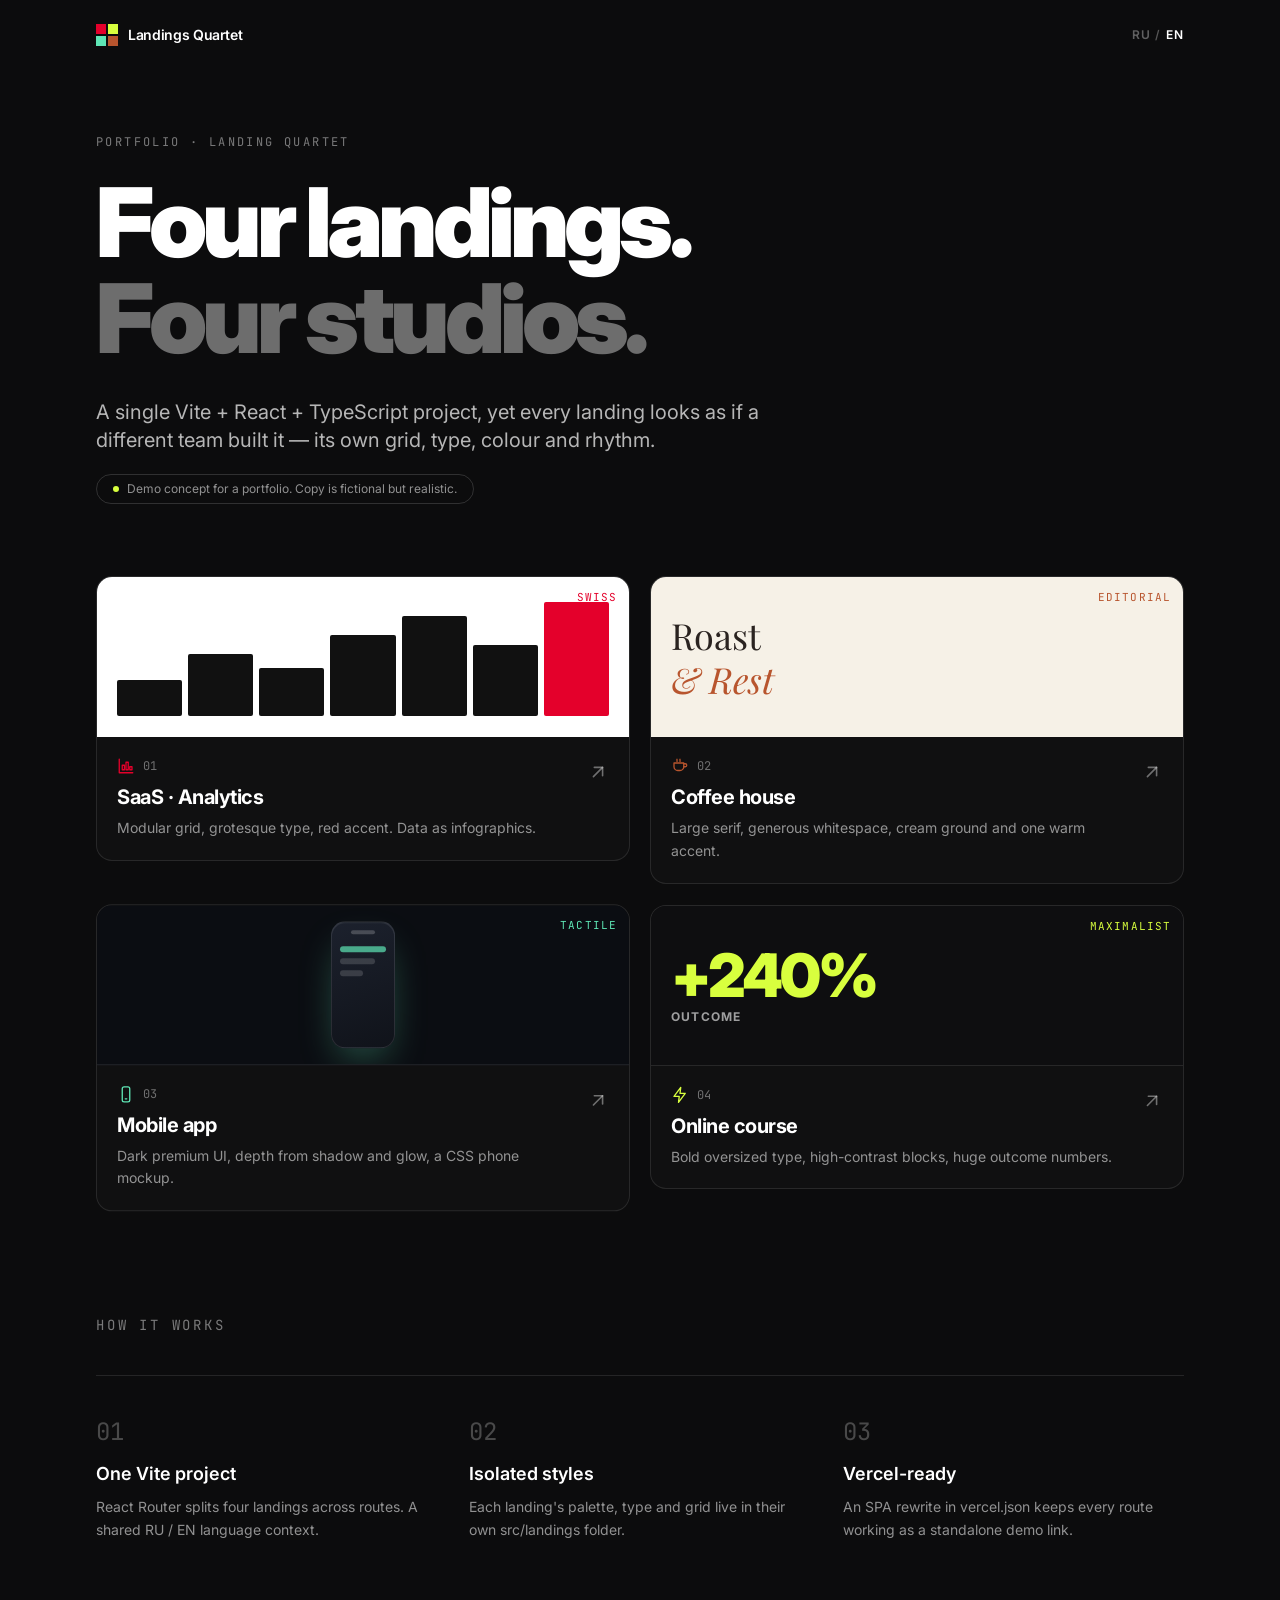
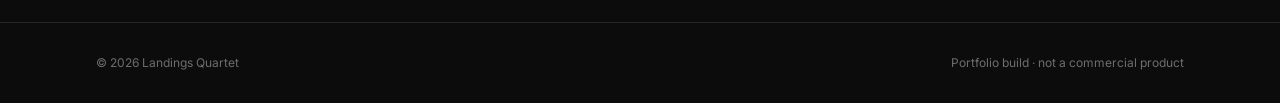
<file: portfolio/landings/index.html>
<!doctype html>
<html lang="ru">
  <head>
    <meta charset="UTF-8" />
    <link rel="icon" type="image/svg+xml" href="./favicon.svg" />
    <meta name="viewport" content="width=device-width, initial-scale=1.0" />
    <meta name="theme-color" content="#0A0A0A" />
    <title>Landings Quartet — четыре лендинга, четыре стиля</title>
    <meta name="description" content="Портфолио: четыре лендинга в разных визуальных стилях — Swiss, Editorial, Tactile, Maximalist. Один Vite + React + TypeScript проект." />
    <link rel="preconnect" href="https://fonts.googleapis.com" />
    <link rel="preconnect" href="https://fonts.gstatic.com" crossorigin />
    <link
      href="https://fonts.googleapis.com/css2?family=Inter:wght@400;500;600;700;800;900&family=Playfair+Display:ital,wght@0,400;0,500;0,600;0,700;0,800;0,900;1,400;1,500&family=JetBrains+Mono:wght@400;500;700&display=swap"
      rel="stylesheet"
    />
    <script type="module" crossorigin src="./assets/index-ihzo_14O.js"></script>
    <link rel="stylesheet" crossorigin href="./assets/index-DKg8hE3v.css">
  </head>
  <body>
    <div id="root"></div>
  </body>
</html>
</file>
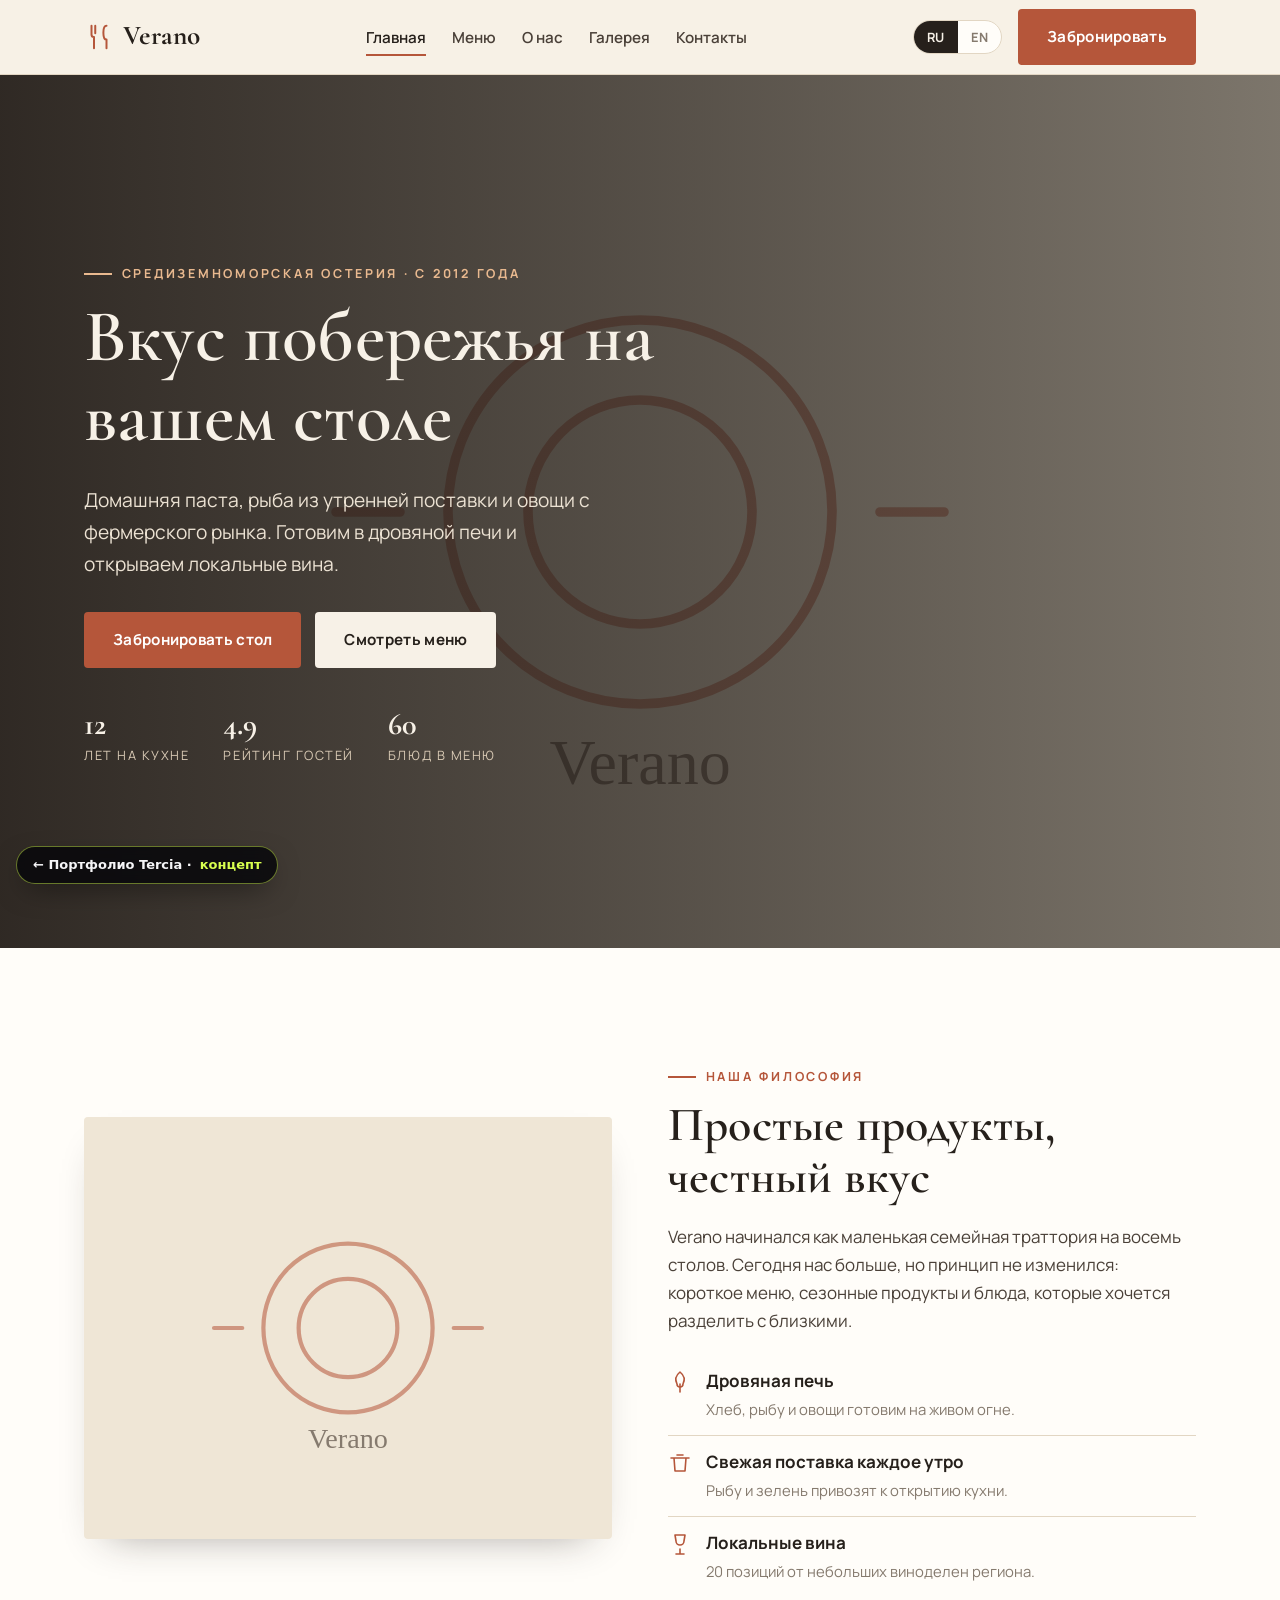
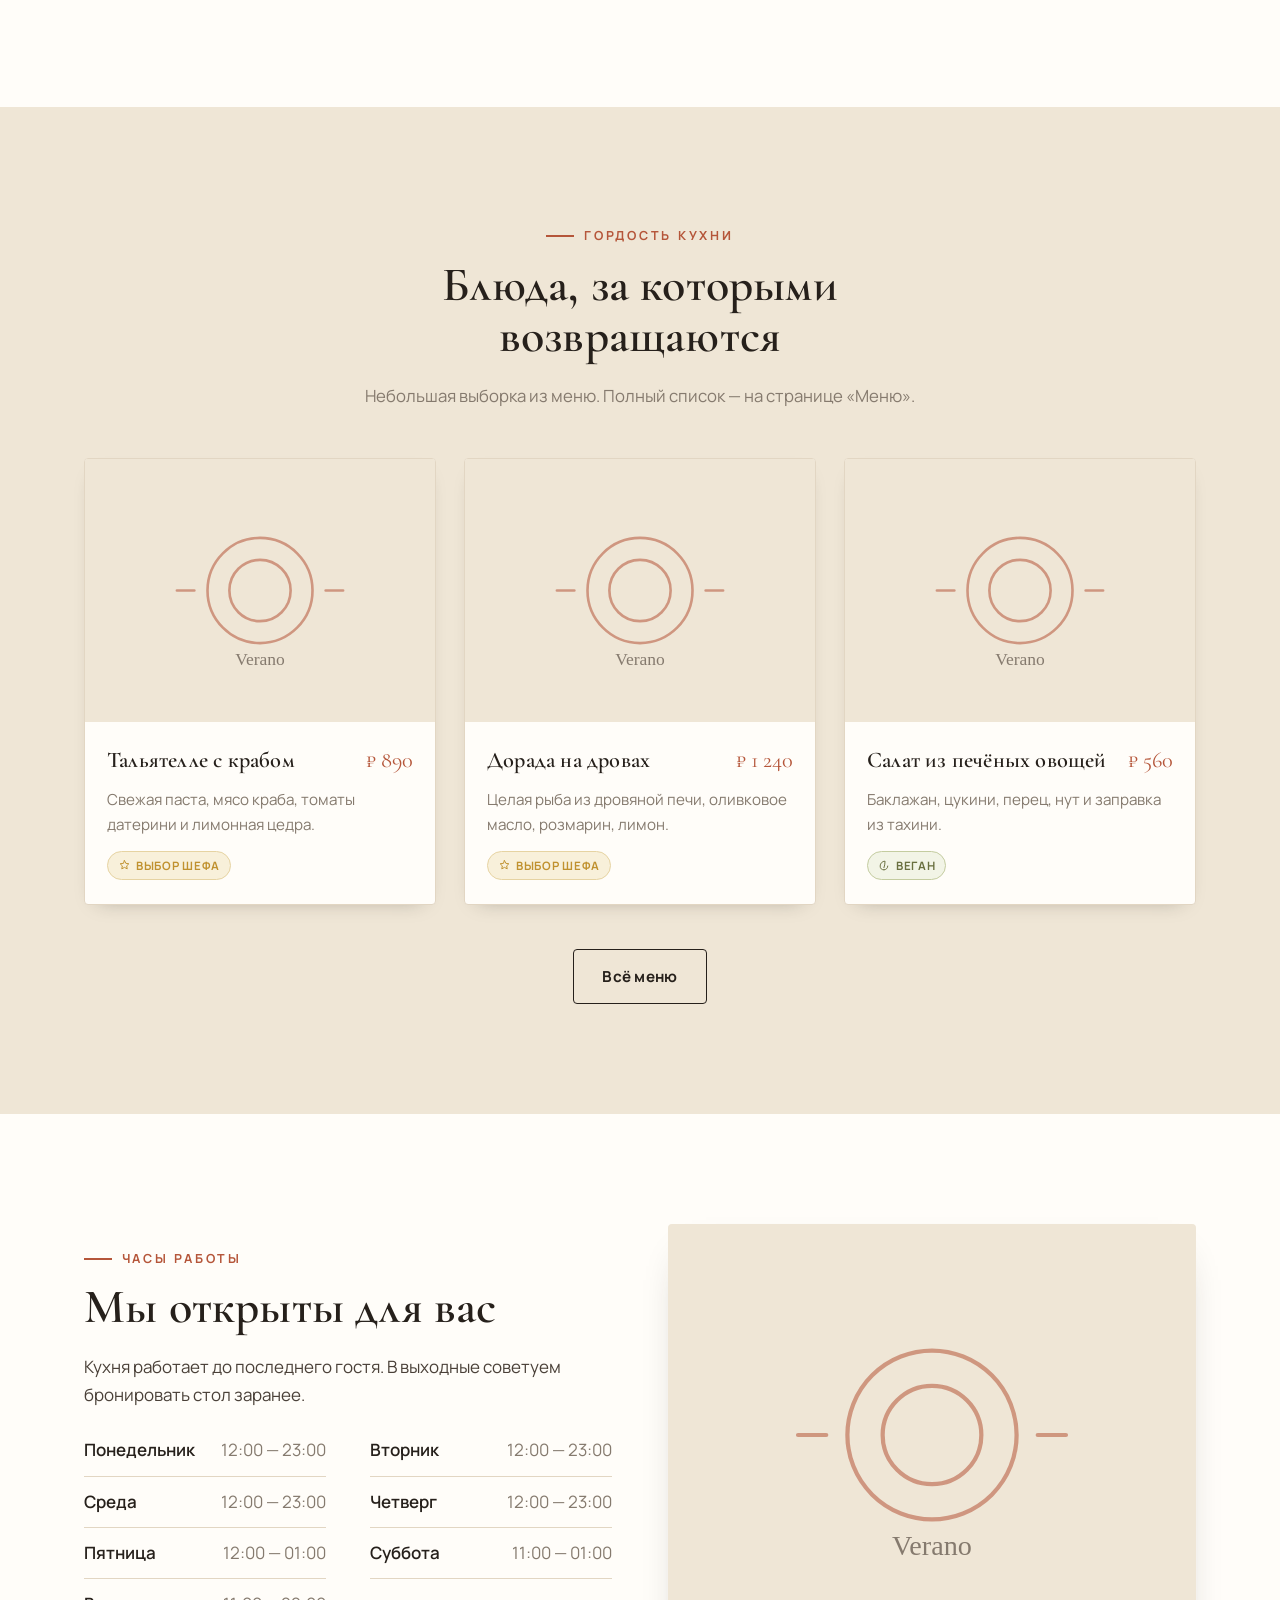
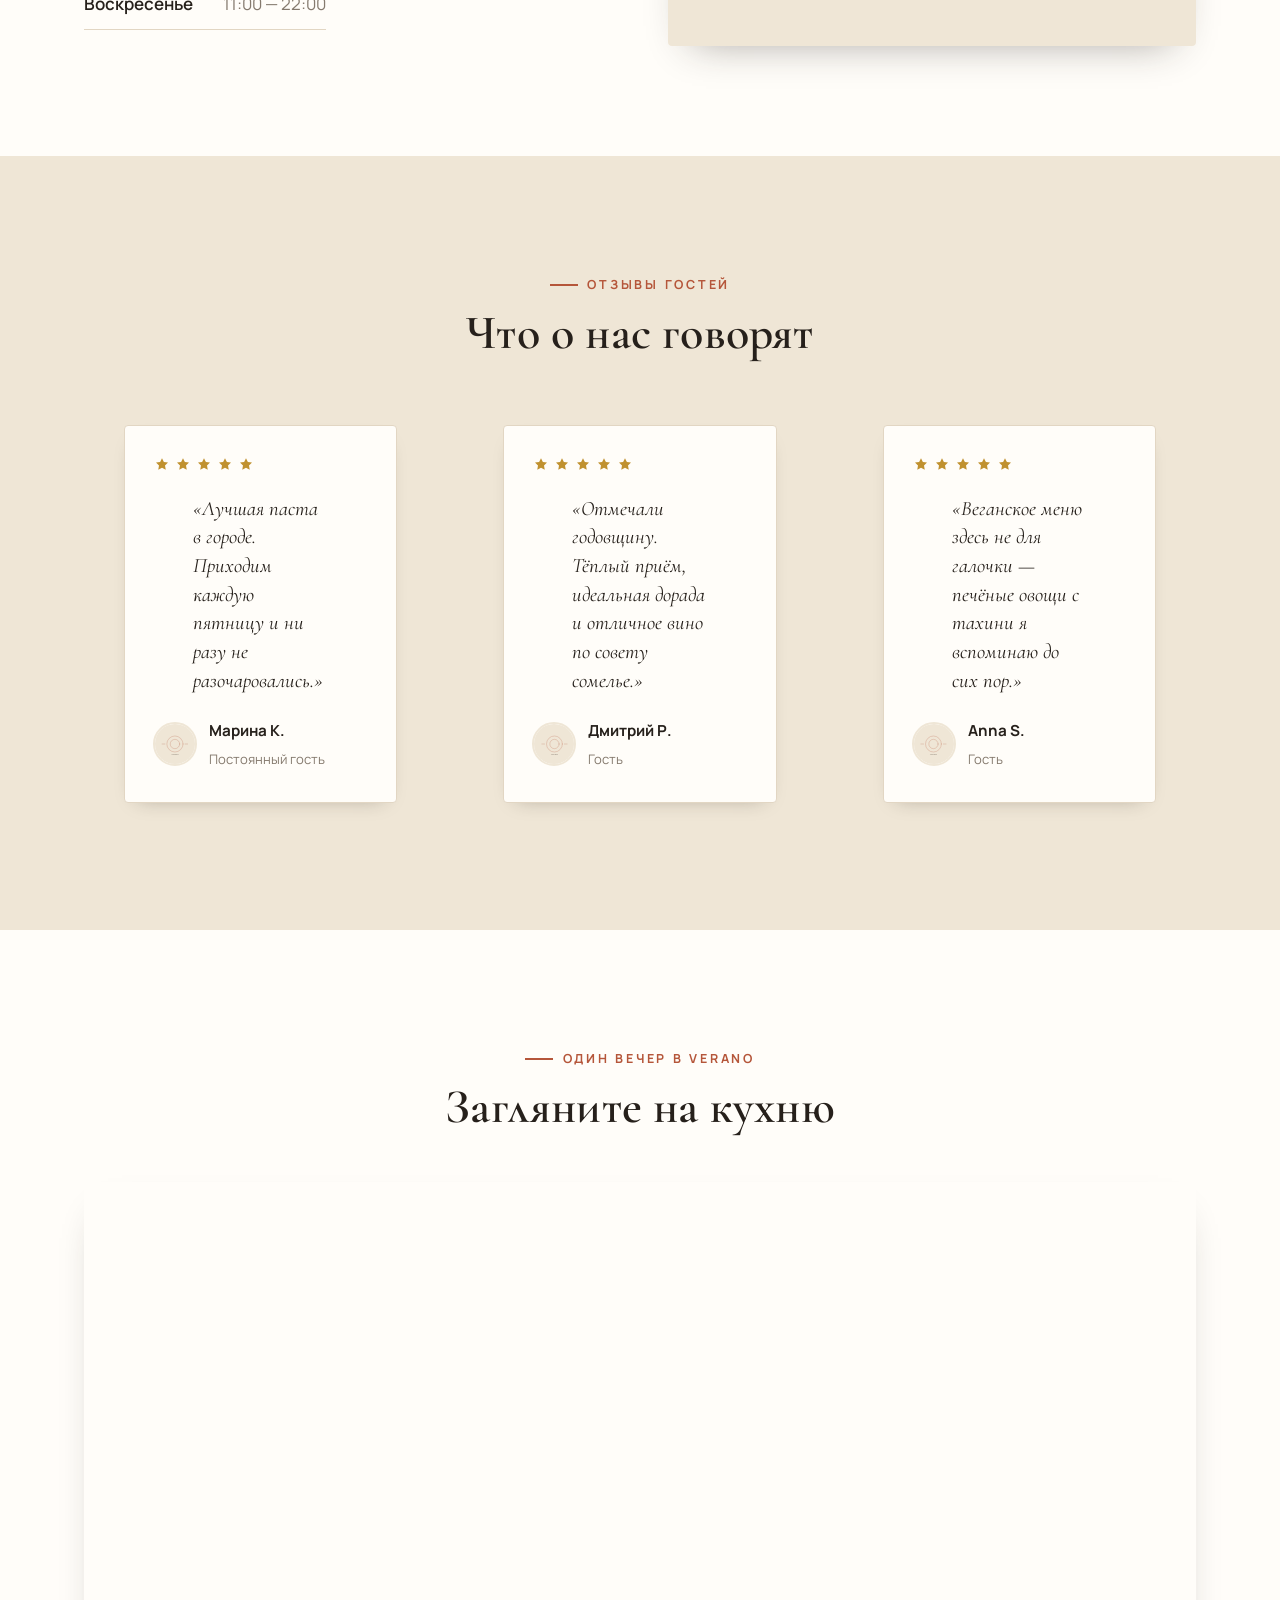
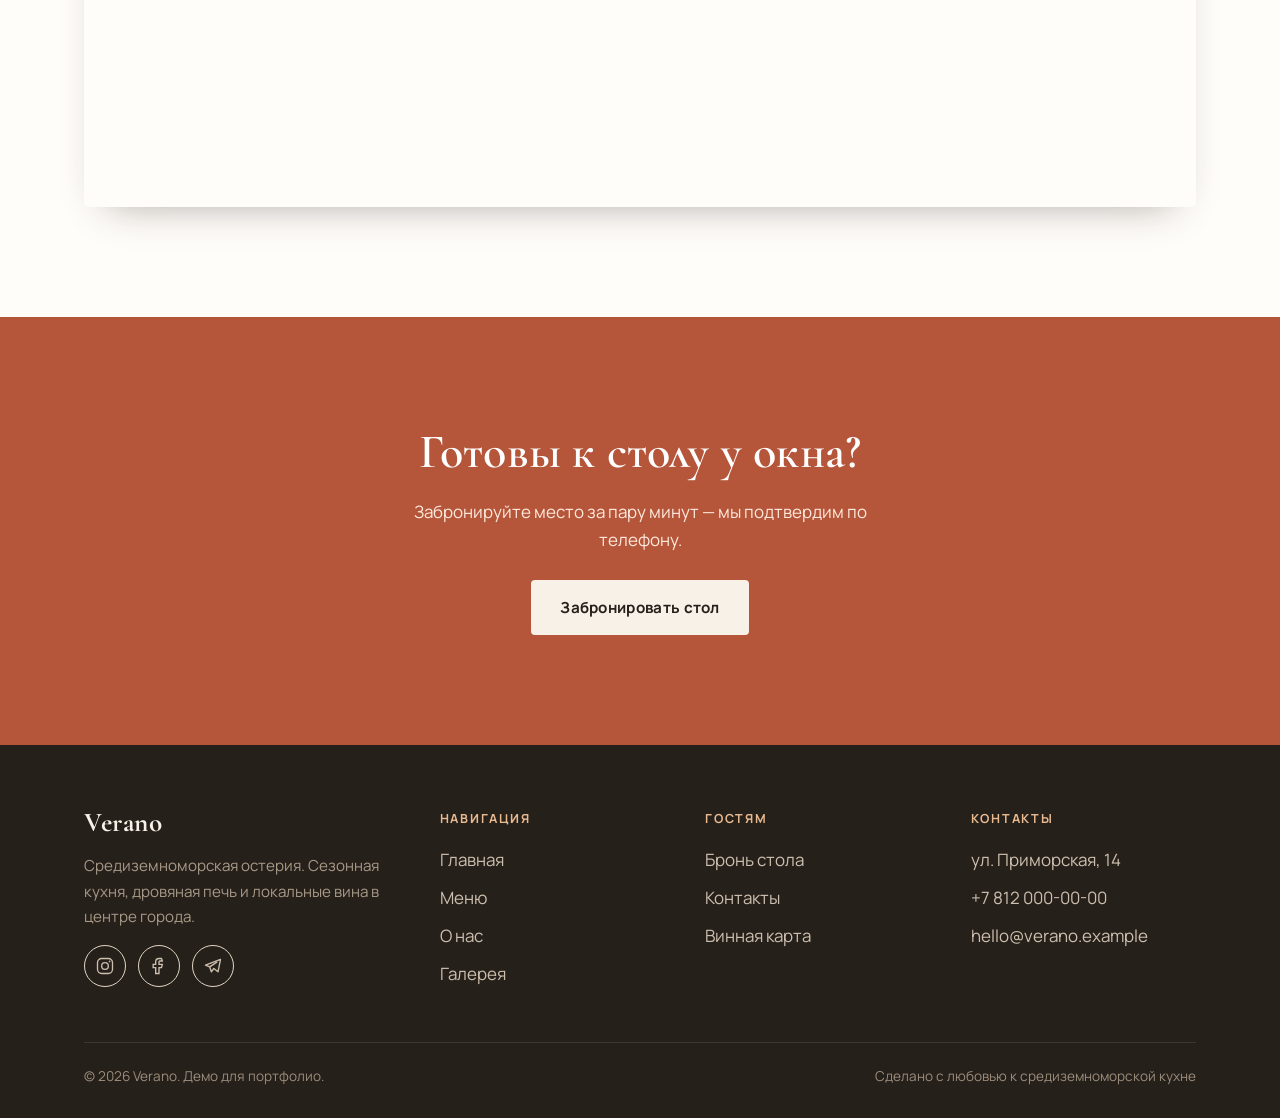
<file: portfolio/restaurant/index.html>
<!DOCTYPE html>
<html lang="ru">
<head>
<meta charset="utf-8">
<meta name="viewport" content="width=device-width, initial-scale=1">
<title>Verano — средиземноморская остерия в центре города</title>
<meta name="description" content="Verano — семейная средиземноморская остерия: сезонная кухня, домашняя паста, дровяная печь и локальные вина. Бронируйте стол онлайн.">
<link rel="preconnect" href="https://fonts.googleapis.com">
<link rel="preconnect" href="https://fonts.gstatic.com" crossorigin>
<link href="https://fonts.googleapis.com/css2?family=Cormorant+Garamond:wght@500;600;700&family=Manrope:wght@400;500;600;700;800&display=swap" rel="stylesheet">
<link rel="icon" type="image/svg+xml" href="assets/img/favicon.svg">
<link rel="stylesheet" href="assets/css/style.css">
</head>
<body>

<!-- ================= HEADER ================= -->
<header class="site-header">
  <div class="wrap">
    <nav class="nav" aria-label="Основная навигация">
      <a class="brand" href="index.html" aria-label="Verano — на главную">
        <span class="brand__mark">
          <svg viewBox="0 0 24 24" fill="none" stroke="currentColor" stroke-width="1.6" stroke-linecap="round" stroke-linejoin="round" aria-hidden="true"><path d="M6 3v7a2 2 0 0 0 2 2v9M6 3v6M9 3v6M18 3c-1.5 0-2.5 2-2.5 5.5S16 14 18 14v7"/></svg>
          <span>
            <span class="brand__name">Verano</span>
          </span>
        </span>
      </a>

      <ul class="nav__links">
        <li><a href="index.html" aria-current="page" data-ru="Главная" data-en="Home">Главная</a></li>
        <li><a href="menu.html" data-ru="Меню" data-en="Menu">Меню</a></li>
        <li><a href="about.html" data-ru="О нас" data-en="About">О нас</a></li>
        <li><a href="gallery.html" data-ru="Галерея" data-en="Gallery">Галерея</a></li>
        <li><a href="contacts.html" data-ru="Контакты" data-en="Contacts">Контакты</a></li>
      </ul>

      <div class="nav__right">
        <div class="lang-toggle" role="group" aria-label="Язык сайта">
          <button type="button" data-set-lang="ru" class="is-active">RU</button>
          <button type="button" data-set-lang="en">EN</button>
        </div>
        <a href="booking.html" class="btn btn--primary nav__cta-desktop" data-ru="Забронировать" data-en="Book a table">Забронировать</a>
        <button class="nav__toggle" aria-label="Меню" aria-expanded="false">
          <svg viewBox="0 0 24 24" fill="none" stroke="currentColor" stroke-width="1.8" stroke-linecap="round"><path d="M4 7h16M4 12h16M4 17h16"/></svg>
        </button>
      </div>
    </nav>
  </div>
</header>

<!-- ================= HERO ================= -->
<section class="hero">
  <div class="hero__media">
    <img src="https://images.unsplash.com/photo-1517248135467-4c7edcad34c4?auto=format&fit=crop&w=1600&q=80" alt="Зал остерии Verano вечером" data-ru-alt="Зал остерии Verano вечером" data-en-alt="Verano dining room in the evening">
  </div>
  <div class="wrap">
    <div class="hero__inner">
      <span class="eyebrow" data-ru="Средиземноморская остерия · с 2012 года" data-en="Mediterranean osteria · since 2012">Средиземноморская остерия · с 2012 года</span>
      <h1 data-ru="Вкус побережья на вашем столе" data-en="The taste of the coast at your table">Вкус побережья на вашем столе</h1>
      <p class="hero__lede" data-ru="Домашняя паста, рыба из утренней поставки и овощи с фермерского рынка. Готовим в дровяной печи и открываем локальные вина." data-en="Handmade pasta, morning-caught fish and produce from the farmers' market. Cooked in a wood-fired oven and paired with local wines.">Домашняя паста, рыба из утренней поставки и овощи с фермерского рынка. Готовим в дровяной печи и открываем локальные вина.</p>
      <div class="hero__actions">
        <a href="booking.html" class="btn btn--primary" data-ru="Забронировать стол" data-en="Reserve a table">Забронировать стол
          <svg viewBox="0 0 24 24" fill="none" stroke="currentColor" stroke-width="1.8" stroke-linecap="round" stroke-linejoin="round"><path d="M5 12h14M13 6l6 6-6 6"/></svg>
        </a>
        <a href="menu.html" class="btn btn--light" data-ru="Смотреть меню" data-en="View menu">Смотреть меню</a>
      </div>
      <div class="hero__meta">
        <div><b>12</b><span data-ru="лет на кухне" data-en="years cooking">лет на кухне</span></div>
        <div><b>4.9</b><span data-ru="рейтинг гостей" data-en="guest rating">рейтинг гостей</span></div>
        <div><b>60</b><span data-ru="блюд в меню" data-en="dishes on menu">блюд в меню</span></div>
      </div>
    </div>
  </div>
</section>

<!-- ================= INTRO SPLIT ================= -->
<section class="section section--paper">
  <div class="wrap">
    <div class="split reveal">
      <div class="split__media">
        <img src="https://images.unsplash.com/photo-1414235077428-338989a2e8c0?auto=format&fit=crop&w=1000&q=80" alt="Шеф собирает блюдо на кухне" data-ru-alt="Шеф собирает блюдо на кухне" data-en-alt="Chef plating a dish in the kitchen">
      </div>
      <div class="split__body">
        <span class="eyebrow" data-ru="Наша философия" data-en="Our philosophy">Наша философия</span>
        <h2 data-ru="Простые продукты, честный вкус" data-en="Simple produce, honest flavour">Простые продукты, честный вкус</h2>
        <p data-ru="Verano начинался как маленькая семейная траттория на восемь столов. Сегодня нас больше, но принцип не изменился: короткое меню, сезонные продукты и блюда, которые хочется разделить с близкими." data-en="Verano started as a small family trattoria with eight tables. We have grown since, but the principle stays the same: a short menu, seasonal produce and dishes made to be shared.">Verano начинался как маленькая семейная траттория на восемь столов. Сегодня нас больше, но принцип не изменился: короткое меню, сезонные продукты и блюда, которые хочется разделить с близкими.</p>
        <ul class="feature-list">
          <li>
            <svg viewBox="0 0 24 24" fill="none" stroke="currentColor" stroke-width="1.6" stroke-linecap="round" stroke-linejoin="round"><path d="M12 2C7 6 7 10 9 14a3 3 0 0 0 6 0c2-4 2-8-3-12Z"/><path d="M12 14v8"/></svg>
            <div><b data-ru="Дровяная печь" data-en="Wood-fired oven">Дровяная печь</b><span data-ru="Хлеб, рыбу и овощи готовим на живом огне." data-en="Bread, fish and vegetables cooked over a live flame.">Хлеб, рыбу и овощи готовим на живом огне.</span></div>
          </li>
          <li>
            <svg viewBox="0 0 24 24" fill="none" stroke="currentColor" stroke-width="1.6" stroke-linecap="round" stroke-linejoin="round"><path d="M3 7h18M6 7l1 13h10l1-13M9 4h6"/></svg>
            <div><b data-ru="Свежая поставка каждое утро" data-en="Fresh delivery every morning">Свежая поставка каждое утро</b><span data-ru="Рыбу и зелень привозят к открытию кухни." data-en="Fish and greens arrive as the kitchen opens.">Рыбу и зелень привозят к открытию кухни.</span></div>
          </li>
          <li>
            <svg viewBox="0 0 24 24" fill="none" stroke="currentColor" stroke-width="1.6" stroke-linecap="round" stroke-linejoin="round"><path d="M8 22h8M12 22v-5M7 3h10l-1 6a4 4 0 0 1-8 0Z"/></svg>
            <div><b data-ru="Локальные вина" data-en="Local wines">Локальные вина</b><span data-ru="20 позиций от небольших виноделен региона." data-en="20 labels from small regional wineries.">20 позиций от небольших виноделен региона.</span></div>
          </li>
        </ul>
      </div>
    </div>
  </div>
</section>

<!-- ================= SIGNATURE DISHES ================= -->
<section class="section section--tint">
  <div class="wrap">
    <div class="section-head center reveal">
      <span class="eyebrow" data-ru="Гордость кухни" data-en="Kitchen highlights">Гордость кухни</span>
      <h2 data-ru="Блюда, за которыми возвращаются" data-en="Dishes people come back for">Блюда, за которыми возвращаются</h2>
      <p data-ru="Небольшая выборка из меню. Полный список — на странице «Меню»." data-en="A small selection from the menu. See the full list on the Menu page.">Небольшая выборка из меню. Полный список — на странице «Меню».</p>
    </div>

    <div class="dish-grid reveal">
      <article class="dish">
        <div class="dish__media"><img src="https://images.unsplash.com/photo-1621996346565-e3dbc646d9a9?auto=format&fit=crop&w=800&q=80" alt="Тальятелле с крабом" data-ru-alt="Тальятелле с крабом" data-en-alt="Tagliatelle with crab"></div>
        <div class="dish__body">
          <div class="dish__top">
            <h3 class="dish__name" data-ru="Тальятелле с крабом" data-en="Crab tagliatelle">Тальятелле с крабом</h3>
            <span class="dish__price">₽ 890</span>
          </div>
          <p class="dish__desc" data-ru="Свежая паста, мясо краба, томаты датерини и лимонная цедра." data-en="Fresh pasta, crab meat, datterini tomatoes and lemon zest.">Свежая паста, мясо краба, томаты датерини и лимонная цедра.</p>
          <div class="dish__tags">
            <span class="tag tag--chef"><svg viewBox="0 0 24 24" fill="none" stroke="currentColor" stroke-width="1.8" stroke-linecap="round" stroke-linejoin="round"><path d="M12 3l2.5 5 5.5.8-4 3.9 1 5.5-5-2.7-5 2.7 1-5.5-4-3.9 5.5-.8Z"/></svg><span data-ru="Выбор шефа" data-en="Chef's pick">Выбор шефа</span></span>
          </div>
        </div>
      </article>

      <article class="dish">
        <div class="dish__media"><img src="https://images.unsplash.com/photo-1559737558-2f5a35f4523b?auto=format&fit=crop&w=800&q=80" alt="Дорада на гриле" data-ru-alt="Дорада на гриле" data-en-alt="Grilled sea bream"></div>
        <div class="dish__body">
          <div class="dish__top">
            <h3 class="dish__name" data-ru="Дорада на дровах" data-en="Wood-fired sea bream">Дорада на дровах</h3>
            <span class="dish__price">₽ 1 240</span>
          </div>
          <p class="dish__desc" data-ru="Целая рыба из дровяной печи, оливковое масло, розмарин, лимон." data-en="Whole fish from the wood oven, olive oil, rosemary and lemon.">Целая рыба из дровяной печи, оливковое масло, розмарин, лимон.</p>
          <div class="dish__tags">
            <span class="tag tag--chef"><svg viewBox="0 0 24 24" fill="none" stroke="currentColor" stroke-width="1.8" stroke-linecap="round" stroke-linejoin="round"><path d="M12 3l2.5 5 5.5.8-4 3.9 1 5.5-5-2.7-5 2.7 1-5.5-4-3.9 5.5-.8Z"/></svg><span data-ru="Выбор шефа" data-en="Chef's pick">Выбор шефа</span></span>
          </div>
        </div>
      </article>

      <article class="dish">
        <div class="dish__media"><img src="https://images.unsplash.com/photo-1546069901-ba9599a7e63c?auto=format&fit=crop&w=800&q=80" alt="Салат с печёными овощами" data-ru-alt="Салат с печёными овощами" data-en-alt="Roasted vegetable salad"></div>
        <div class="dish__body">
          <div class="dish__top">
            <h3 class="dish__name" data-ru="Салат из печёных овощей" data-en="Roasted vegetable salad">Салат из печёных овощей</h3>
            <span class="dish__price">₽ 560</span>
          </div>
          <p class="dish__desc" data-ru="Баклажан, цукини, перец, нут и заправка из тахини." data-en="Aubergine, courgette, pepper, chickpeas and tahini dressing.">Баклажан, цукини, перец, нут и заправка из тахини.</p>
          <div class="dish__tags">
            <span class="tag tag--vegan"><svg viewBox="0 0 24 24" fill="none" stroke="currentColor" stroke-width="1.8" stroke-linecap="round" stroke-linejoin="round"><path d="M11 20A7 7 0 0 1 4 13c0-5 4-9 9-9 0 5-1 9-2 12M11 20c4 0 7-3 7-7"/></svg><span data-ru="Веган" data-en="Vegan">Веган</span></span>
          </div>
        </div>
      </article>
    </div>

    <div style="text-align:center; margin-top:44px;" class="reveal">
      <a href="menu.html" class="btn btn--ghost" data-ru="Всё меню" data-en="Full menu">Всё меню</a>
    </div>
  </div>
</section>

<!-- ================= HOURS ================= -->
<section class="section section--paper">
  <div class="wrap">
    <div class="split reverse reveal">
      <div class="split__media">
        <img src="https://images.unsplash.com/photo-1552566626-52f8b828add9?auto=format&fit=crop&w=1000&q=80" alt="Столик у окна" data-ru-alt="Столик у окна" data-en-alt="Table by the window">
      </div>
      <div class="split__body">
        <span class="eyebrow" data-ru="Часы работы" data-en="Opening hours">Часы работы</span>
        <h2 data-ru="Мы открыты для вас" data-en="We are open for you">Мы открыты для вас</h2>
        <p data-ru="Кухня работает до последнего гостя. В выходные советуем бронировать стол заранее." data-en="The kitchen serves until the last guest. On weekends we recommend booking ahead.">Кухня работает до последнего гостя. В выходные советуем бронировать стол заранее.</p>
        <div class="hours">
          <div class="hours__row"><b data-ru="Понедельник" data-en="Monday">Понедельник</b><span data-ru="12:00 — 23:00" data-en="12:00 — 23:00">12:00 — 23:00</span></div>
          <div class="hours__row"><b data-ru="Вторник" data-en="Tuesday">Вторник</b><span>12:00 — 23:00</span></div>
          <div class="hours__row"><b data-ru="Среда" data-en="Wednesday">Среда</b><span>12:00 — 23:00</span></div>
          <div class="hours__row"><b data-ru="Четверг" data-en="Thursday">Четверг</b><span>12:00 — 23:00</span></div>
          <div class="hours__row"><b data-ru="Пятница" data-en="Friday">Пятница</b><span>12:00 — 01:00</span></div>
          <div class="hours__row"><b data-ru="Суббота" data-en="Saturday">Суббота</b><span>11:00 — 01:00</span></div>
          <div class="hours__row"><b data-ru="Воскресенье" data-en="Sunday">Воскресенье</b><span>11:00 — 22:00</span></div>
        </div>
      </div>
    </div>
  </div>
</section>

<!-- ================= REVIEWS ================= -->
<section class="section section--tint">
  <div class="wrap">
    <div class="section-head center reveal">
      <span class="eyebrow" data-ru="Отзывы гостей" data-en="Guest reviews">Отзывы гостей</span>
      <h2 data-ru="Что о нас говорят" data-en="What people say">Что о нас говорят</h2>
    </div>
    <div class="reviews reveal">
      <figure class="review">
        <div class="review__stars" aria-label="5 из 5">
          <svg viewBox="0 0 24 24" fill="currentColor"><path d="M12 3l2.5 5 5.5.8-4 3.9 1 5.5-5-2.7-5 2.7 1-5.5-4-3.9 5.5-.8Z"/></svg>
          <svg viewBox="0 0 24 24" fill="currentColor"><path d="M12 3l2.5 5 5.5.8-4 3.9 1 5.5-5-2.7-5 2.7 1-5.5-4-3.9 5.5-.8Z"/></svg>
          <svg viewBox="0 0 24 24" fill="currentColor"><path d="M12 3l2.5 5 5.5.8-4 3.9 1 5.5-5-2.7-5 2.7 1-5.5-4-3.9 5.5-.8Z"/></svg>
          <svg viewBox="0 0 24 24" fill="currentColor"><path d="M12 3l2.5 5 5.5.8-4 3.9 1 5.5-5-2.7-5 2.7 1-5.5-4-3.9 5.5-.8Z"/></svg>
          <svg viewBox="0 0 24 24" fill="currentColor"><path d="M12 3l2.5 5 5.5.8-4 3.9 1 5.5-5-2.7-5 2.7 1-5.5-4-3.9 5.5-.8Z"/></svg>
        </div>
        <blockquote class="review__text" data-ru="«Лучшая паста в городе. Приходим каждую пятницу и ни разу не разочаровались.»" data-en="“The best pasta in town. We come every Friday and have never been let down.”">«Лучшая паста в городе. Приходим каждую пятницу и ни разу не разочаровались.»</blockquote>
        <figcaption class="review__who">
          <img class="review__ava" src="https://images.unsplash.com/photo-1544005313-94ddf0286df2?auto=format&fit=crop&w=120&q=80" alt="">
          <span><span class="review__name">Марина К.</span><br><span class="review__role" data-ru="Постоянный гость" data-en="Regular guest">Постоянный гость</span></span>
        </figcaption>
      </figure>

      <figure class="review">
        <div class="review__stars" aria-label="5 из 5">
          <svg viewBox="0 0 24 24" fill="currentColor"><path d="M12 3l2.5 5 5.5.8-4 3.9 1 5.5-5-2.7-5 2.7 1-5.5-4-3.9 5.5-.8Z"/></svg>
          <svg viewBox="0 0 24 24" fill="currentColor"><path d="M12 3l2.5 5 5.5.8-4 3.9 1 5.5-5-2.7-5 2.7 1-5.5-4-3.9 5.5-.8Z"/></svg>
          <svg viewBox="0 0 24 24" fill="currentColor"><path d="M12 3l2.5 5 5.5.8-4 3.9 1 5.5-5-2.7-5 2.7 1-5.5-4-3.9 5.5-.8Z"/></svg>
          <svg viewBox="0 0 24 24" fill="currentColor"><path d="M12 3l2.5 5 5.5.8-4 3.9 1 5.5-5-2.7-5 2.7 1-5.5-4-3.9 5.5-.8Z"/></svg>
          <svg viewBox="0 0 24 24" fill="currentColor"><path d="M12 3l2.5 5 5.5.8-4 3.9 1 5.5-5-2.7-5 2.7 1-5.5-4-3.9 5.5-.8Z"/></svg>
        </div>
        <blockquote class="review__text" data-ru="«Отмечали годовщину. Тёплый приём, идеальная дорада и отличное вино по совету сомелье.»" data-en="“We celebrated our anniversary here. Warm welcome, perfect sea bream and great wine on the sommelier's advice.”">«Отмечали годовщину. Тёплый приём, идеальная дорада и отличное вино по совету сомелье.»</blockquote>
        <figcaption class="review__who">
          <img class="review__ava" src="https://images.unsplash.com/photo-1500648767791-00dcc994a43e?auto=format&fit=crop&w=120&q=80" alt="">
          <span><span class="review__name">Дмитрий Р.</span><br><span class="review__role" data-ru="Гость" data-en="Guest">Гость</span></span>
        </figcaption>
      </figure>

      <figure class="review">
        <div class="review__stars" aria-label="5 из 5">
          <svg viewBox="0 0 24 24" fill="currentColor"><path d="M12 3l2.5 5 5.5.8-4 3.9 1 5.5-5-2.7-5 2.7 1-5.5-4-3.9 5.5-.8Z"/></svg>
          <svg viewBox="0 0 24 24" fill="currentColor"><path d="M12 3l2.5 5 5.5.8-4 3.9 1 5.5-5-2.7-5 2.7 1-5.5-4-3.9 5.5-.8Z"/></svg>
          <svg viewBox="0 0 24 24" fill="currentColor"><path d="M12 3l2.5 5 5.5.8-4 3.9 1 5.5-5-2.7-5 2.7 1-5.5-4-3.9 5.5-.8Z"/></svg>
          <svg viewBox="0 0 24 24" fill="currentColor"><path d="M12 3l2.5 5 5.5.8-4 3.9 1 5.5-5-2.7-5 2.7 1-5.5-4-3.9 5.5-.8Z"/></svg>
          <svg viewBox="0 0 24 24" fill="currentColor"><path d="M12 3l2.5 5 5.5.8-4 3.9 1 5.5-5-2.7-5 2.7 1-5.5-4-3.9 5.5-.8Z"/></svg>
        </div>
        <blockquote class="review__text" data-ru="«Веганское меню здесь не для галочки — печёные овощи с тахини я вспоминаю до сих пор.»" data-en="“The vegan menu is not an afterthought — I still think about the roasted vegetables with tahini.”">«Веганское меню здесь не для галочки — печёные овощи с тахини я вспоминаю до сих пор.»</blockquote>
        <figcaption class="review__who">
          <img class="review__ava" src="https://images.unsplash.com/photo-1438761681033-6461ffad8d80?auto=format&fit=crop&w=120&q=80" alt="">
          <span><span class="review__name">Anna S.</span><br><span class="review__role" data-ru="Гость" data-en="Guest">Гость</span></span>
        </figcaption>
      </figure>
    </div>
  </div>
</section>

<!-- ================= VIDEO ================= -->
<section class="section section--paper">
  <div class="wrap">
    <div class="section-head center reveal">
      <span class="eyebrow" data-ru="Один вечер в Verano" data-en="One evening at Verano">Один вечер в Verano</span>
      <h2 data-ru="Загляните на кухню" data-en="Step into the kitchen">Загляните на кухню</h2>
    </div>
    <div class="video-frame reveal">
      <iframe src="https://www.youtube-nocookie.com/embed/ScMzIvxBSi4" title="Verano — атмосфера остерии" loading="lazy" allow="accelerometer; autoplay; clipboard-write; encrypted-media; gyroscope; picture-in-picture" allowfullscreen></iframe>
    </div>
  </div>
</section>

<!-- ================= CTA ================= -->
<section class="section cta-band reveal">
  <div class="wrap">
    <h2 data-ru="Готовы к столу у окна?" data-en="Ready for a table by the window?">Готовы к столу у окна?</h2>
    <p data-ru="Забронируйте место за пару минут — мы подтвердим по телефону." data-en="Reserve your spot in a couple of minutes — we'll confirm by phone.">Забронируйте место за пару минут — мы подтвердим по телефону.</p>
    <a href="booking.html" class="btn btn--light" data-ru="Забронировать стол" data-en="Reserve a table">Забронировать стол</a>
  </div>
</section>

<!-- ================= FOOTER ================= -->
<footer class="site-footer">
  <div class="wrap">
    <div class="footer-grid">
      <div>
        <span class="brand__name">Verano</span>
        <p style="margin-top:14px" data-ru="Средиземноморская остерия. Сезонная кухня, дровяная печь и локальные вина в центре города." data-en="Mediterranean osteria. Seasonal cooking, a wood-fired oven and local wines in the city centre.">Средиземноморская остерия. Сезонная кухня, дровяная печь и локальные вина в центре города.</p>
        <div class="socials">
          <a href="#" aria-label="Instagram"><svg viewBox="0 0 24 24" fill="none" stroke="currentColor" stroke-width="1.6"><rect x="3" y="3" width="18" height="18" rx="5"/><circle cx="12" cy="12" r="4"/><circle cx="17.5" cy="6.5" r="1" fill="currentColor" stroke="none"/></svg></a>
          <a href="#" aria-label="Facebook"><svg viewBox="0 0 24 24" fill="none" stroke="currentColor" stroke-width="1.6"><path d="M15 3h-3a4 4 0 0 0-4 4v3H5v4h3v7h4v-7h3l1-4h-4V7a1 1 0 0 1 1-1h3Z"/></svg></a>
          <a href="#" aria-label="Telegram"><svg viewBox="0 0 24 24" fill="none" stroke="currentColor" stroke-width="1.6" stroke-linejoin="round"><path d="M21 4 3 11l5 2 2 6 3-4 5 4Z"/><path d="M8 13l9-6"/></svg></a>
        </div>
      </div>
      <div>
        <h5 data-ru="Навигация" data-en="Navigation">Навигация</h5>
        <ul>
          <li><a href="index.html" data-ru="Главная" data-en="Home">Главная</a></li>
          <li><a href="menu.html" data-ru="Меню" data-en="Menu">Меню</a></li>
          <li><a href="about.html" data-ru="О нас" data-en="About">О нас</a></li>
          <li><a href="gallery.html" data-ru="Галерея" data-en="Gallery">Галерея</a></li>
        </ul>
      </div>
      <div>
        <h5 data-ru="Гостям" data-en="For guests">Гостям</h5>
        <ul>
          <li><a href="booking.html" data-ru="Бронь стола" data-en="Book a table">Бронь стола</a></li>
          <li><a href="contacts.html" data-ru="Контакты" data-en="Contacts">Контакты</a></li>
          <li><a href="menu.html" data-ru="Винная карта" data-en="Wine list">Винная карта</a></li>
        </ul>
      </div>
      <div>
        <h5 data-ru="Контакты" data-en="Contacts">Контакты</h5>
        <ul>
          <li data-ru="ул. Приморская, 14" data-en="14 Primorskaya St.">ул. Приморская, 14</li>
          <li><a href="tel:+78120000000">+7 812 000-00-00</a></li>
          <li><a href="mailto:hello@verano.example">hello@verano.example</a></li>
        </ul>
      </div>
    </div>
    <div class="footer-bottom">
      <span>© <span id="year">2026</span> Verano. <span data-ru="Демо для портфолио." data-en="Portfolio demo.">Демо для портфолио.</span></span>
      <span data-ru="Сделано с любовью к средиземноморской кухне" data-en="Made with love for Mediterranean food">Сделано с любовью к средиземноморской кухне</span>
    </div>
  </div>
</footer>

<script src="assets/js/main.js"></script>

<a href="../" class="tercia-back" style="position:fixed;left:16px;bottom:16px;z-index:2147483000;display:inline-flex;align-items:center;gap:8px;padding:10px 16px;border-radius:999px;background:rgba(7,7,11,.86);color:#F5F5F7;border:1px solid rgba(216,255,79,.45);font:600 13px/1.2 system-ui,-apple-system,sans-serif;text-decoration:none;box-shadow:0 10px 30px -10px rgba(0,0,0,.6);backdrop-filter:blur(8px)">← Портфолио Tercia · <span style="color:#D8FF4F">концепт</span></a>
</body>
</html>
</file>
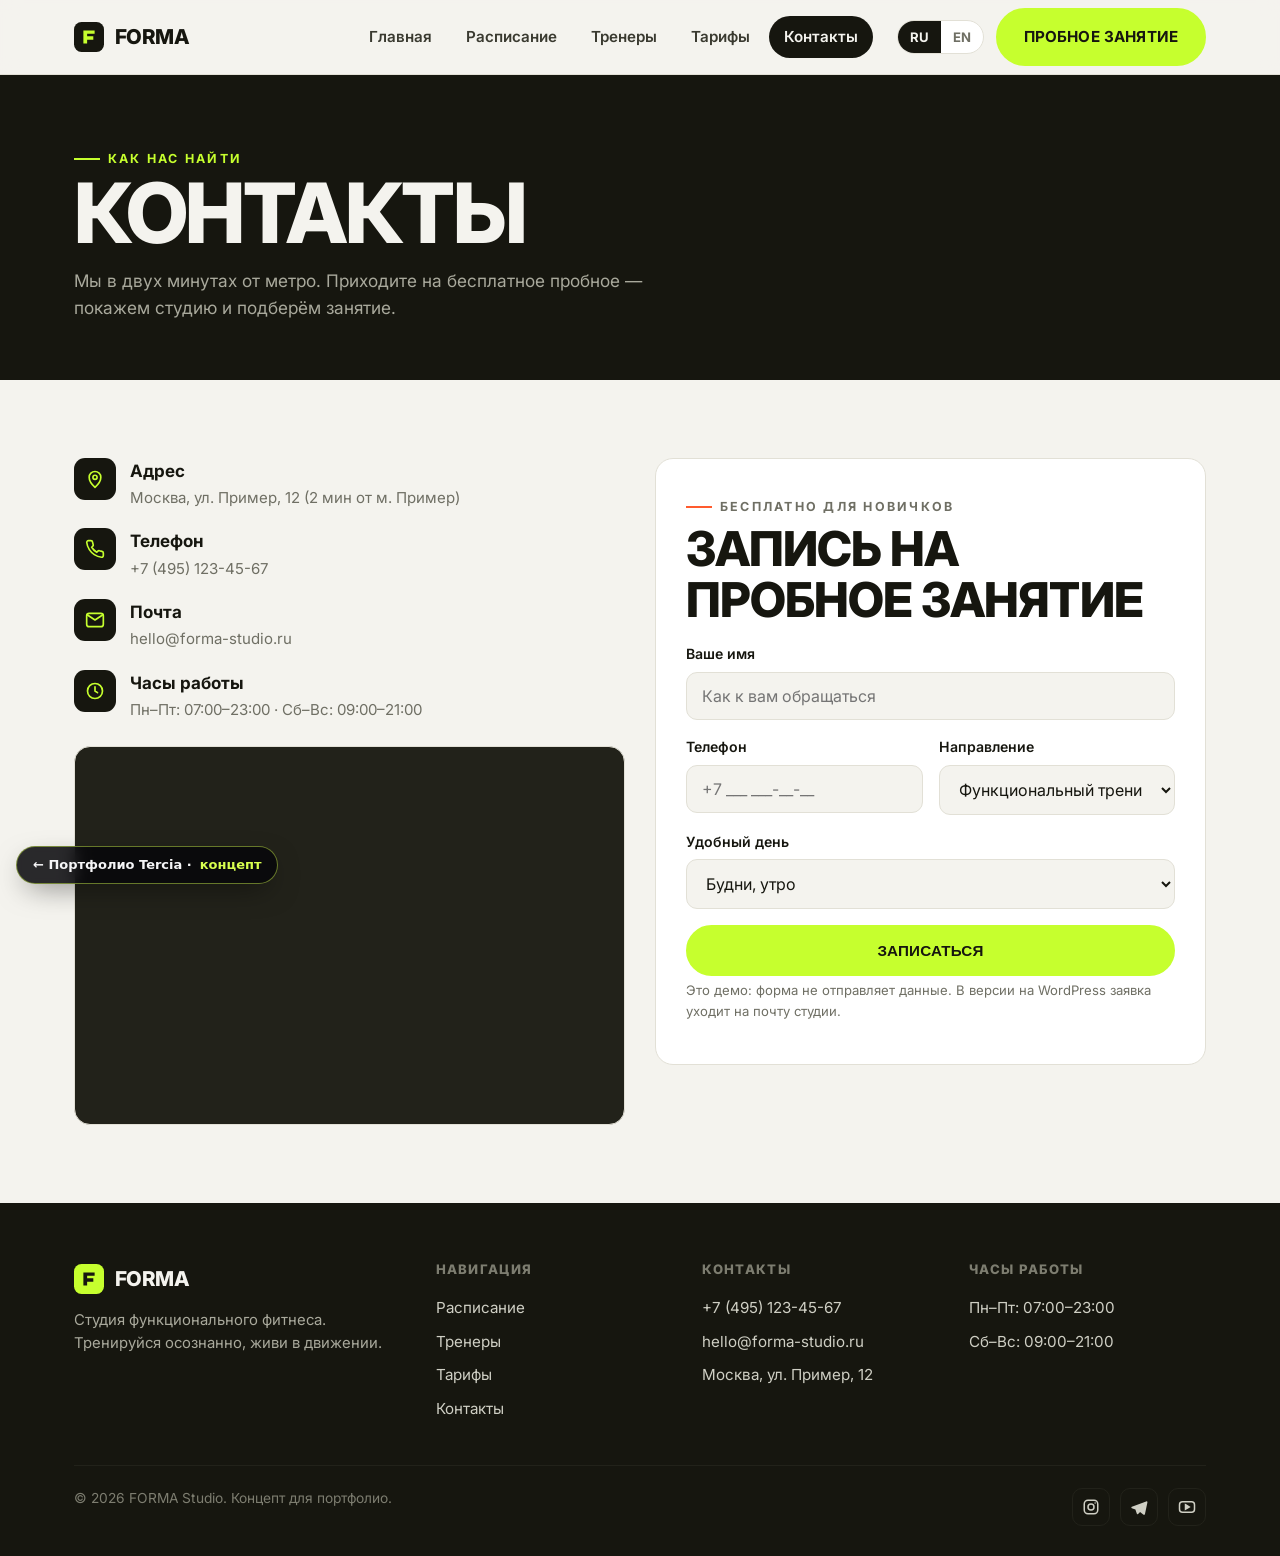
<file: portfolio/fitness/contacts.html>
<!doctype html>
<html lang="ru">
<head>
  <meta charset="utf-8">
  <meta name="viewport" content="width=device-width, initial-scale=1">
  <title>Контакты — FORMA</title>
  <meta name="description" content="Как добраться до студии FORMA, часы работы и форма записи на бесплатное пробное занятие.">
  <link rel="icon" type="image/svg+xml" href="assets/img/favicon.svg">
  <link rel="preconnect" href="https://fonts.googleapis.com">
  <link rel="preconnect" href="https://fonts.gstatic.com" crossorigin>
  <link href="https://fonts.googleapis.com/css2?family=Inter:wght@400;600;700;800&display=swap" rel="stylesheet">
  <link rel="stylesheet" href="assets/css/style.css">
</head>
<body>

<header class="site-header">
  <div class="wrap nav">
    <a class="brand" href="index.html" aria-label="FORMA">
      <svg viewBox="0 0 32 32" xmlns="http://www.w3.org/2000/svg"><rect width="32" height="32" rx="8" fill="#16160f"/><path d="M10 23V9h12v3.6h-8v2.7h6.6V19H14v4z" fill="#c6ff2e"/></svg>
      FORMA
    </a>
    <nav class="nav-links" id="navLinks" aria-label="Основная навигация">
      <a href="index.html" data-ru="Главная" data-en="Home">Главная</a>
      <a href="schedule.html" data-ru="Расписание" data-en="Schedule">Расписание</a>
      <a href="trainers.html" data-ru="Тренеры" data-en="Trainers">Тренеры</a>
      <a href="pricing.html" data-ru="Тарифы" data-en="Pricing">Тарифы</a>
      <a href="contacts.html" class="active" data-ru="Контакты" data-en="Contacts">Контакты</a>
    </nav>
    <div class="nav-actions">
      <div class="lang" role="group" aria-label="Язык / Language">
        <button data-lang="ru" class="on">RU</button>
        <button data-lang="en">EN</button>
      </div>
      <a class="btn btn--accent" href="#trial" data-ru="Пробное занятие" data-en="Free trial">Пробное занятие</a>
      <button class="burger" aria-label="Меню" id="burger">
        <svg viewBox="0 0 24 24" fill="none" stroke="currentColor" stroke-width="2" stroke-linecap="round"><path d="M4 7h16M4 12h16M4 17h16"/></svg>
      </button>
    </div>
  </div>
</header>

<section class="page-hero">
  <div class="wrap">
    <span class="eyebrow" data-ru="Как нас найти" data-en="Find us">Как нас найти</span>
    <h1 data-ru="Контакты" data-en="Contacts">Контакты</h1>
    <p data-ru="Мы в двух минутах от метро. Приходите на бесплатное пробное — покажем студию и подберём занятие." data-en="We're two minutes from the metro. Come for a free trial — we'll show you around and pick a class.">Мы в двух минутах от метро. Приходите на бесплатное пробное — покажем студию и подберём занятие.</p>
  </div>
</section>

<main>
  <section id="trial">
    <div class="wrap">
      <div class="contact-grid">
        <div>
          <ul class="info-list">
            <li><div class="ico"><svg viewBox="0 0 24 24" fill="none" stroke="currentColor" stroke-width="2" stroke-linecap="round" stroke-linejoin="round"><path d="M12 22s7-6 7-12a7 7 0 1 0-14 0c0 6 7 12 7 12z"/><circle cx="12" cy="10" r="2.5"/></svg></div><div><b data-ru="Адрес" data-en="Address">Адрес</b><span data-ru="Москва, ул. Пример, 12 (2 мин от м. Пример)" data-en="Moscow, Primer st. 12 (2 min from Primer metro)">Москва, ул. Пример, 12 (2 мин от м. Пример)</span></div></li>
            <li><div class="ico"><svg viewBox="0 0 24 24" fill="none" stroke="currentColor" stroke-width="2" stroke-linecap="round"><path d="M22 16.9v3a2 2 0 0 1-2.2 2 19.8 19.8 0 0 1-8.6-3.1 19.5 19.5 0 0 1-6-6A19.8 19.8 0 0 1 2.1 4.2 2 2 0 0 1 4.1 2h3a2 2 0 0 1 2 1.7c.1 1 .4 1.9.7 2.8a2 2 0 0 1-.5 2.1L8.1 9.9a16 16 0 0 0 6 6l1.3-1.3a2 2 0 0 1 2.1-.4c.9.3 1.8.6 2.8.7a2 2 0 0 1 1.7 2z"/></svg></div><div><b data-ru="Телефон" data-en="Phone">Телефон</b><span>+7 (495) 123-45-67</span></div></li>
            <li><div class="ico"><svg viewBox="0 0 24 24" fill="none" stroke="currentColor" stroke-width="2" stroke-linecap="round" stroke-linejoin="round"><rect x="2" y="4" width="20" height="16" rx="3"/><path d="m3 6 9 6 9-6"/></svg></div><div><b data-ru="Почта" data-en="Email">Почта</b><span>hello@forma-studio.ru</span></div></li>
            <li><div class="ico"><svg viewBox="0 0 24 24" fill="none" stroke="currentColor" stroke-width="2" stroke-linecap="round" stroke-linejoin="round"><circle cx="12" cy="12" r="9"/><path d="M12 7v5l3 2"/></svg></div><div><b data-ru="Часы работы" data-en="Opening hours">Часы работы</b><span data-ru="Пн–Пт: 07:00–23:00 · Сб–Вс: 09:00–21:00" data-en="Mon–Fri: 07:00–23:00 · Sat–Sun: 09:00–21:00">Пн–Пт: 07:00–23:00 · Сб–Вс: 09:00–21:00</span></div></li>
          </ul>
          <div class="map">
            <iframe title="Карта — FORMA" loading="lazy" src="https://www.openstreetmap.org/export/embed.html?bbox=37.6100%2C55.7480%2C37.6300%2C55.7580&amp;layer=mapnik&amp;marker=55.7530%2C37.6200"></iframe>
          </div>
        </div>

        <form class="form-card" data-demo-form novalidate>
          <span class="eyebrow" data-ru="Бесплатно для новичков" data-en="Free for newcomers">Бесплатно для новичков</span>
          <h2 style="margin:8px 0 18px" data-ru="Запись на пробное занятие" data-en="Book a free trial">Запись на пробное занятие</h2>
          <div class="form-ok" role="status">
            <span data-ru="Готово! Вы записаны — мы подтвердим время по телефону. До встречи в студии!" data-en="Done! You're booked — we'll confirm the time by phone. See you at the studio!">Готово! Вы записаны — мы подтвердим время по телефону. До встречи в студии!</span>
          </div>
          <div class="field">
            <label for="c-name" data-ru="Ваше имя" data-en="Your name">Ваше имя</label>
            <input id="c-name" name="name" type="text" required data-ph-ru="Как к вам обращаться" data-ph-en="How should we call you" placeholder="Как к вам обращаться">
          </div>
          <div class="form-row">
            <div class="field">
              <label for="c-phone" data-ru="Телефон" data-en="Phone">Телефон</label>
              <input id="c-phone" name="phone" type="tel" required data-ph-ru="+7 ___ ___-__-__" data-ph-en="+7 ___ ___-__-__" placeholder="+7 ___ ___-__-__">
            </div>
            <div class="field">
              <label for="c-dir" data-ru="Направление" data-en="Direction">Направление</label>
              <select id="c-dir" name="direction">
                <option data-ru="Функциональный тренинг" data-en="Functional training">Функциональный тренинг</option>
                <option data-ru="HIIT / кардио" data-en="HIIT / cardio">HIIT / кардио</option>
                <option data-ru="Йога и пилатес" data-en="Yoga & pilates">Йога и пилатес</option>
                <option data-ru="Танцы" data-en="Dance">Танцы</option>
                <option data-ru="Ещё не решил(а)" data-en="Not sure yet">Ещё не решил(а)</option>
              </select>
            </div>
          </div>
          <div class="field">
            <label for="c-day" data-ru="Удобный день" data-en="Preferred day">Удобный день</label>
            <select id="c-day" name="day">
              <option data-ru="Будни, утро" data-en="Weekdays, morning">Будни, утро</option>
              <option data-ru="Будни, вечер" data-en="Weekdays, evening">Будни, вечер</option>
              <option data-ru="Выходные" data-en="Weekend">Выходные</option>
            </select>
          </div>
          <button class="btn btn--accent" type="submit" style="width:100%" data-ru="Записаться" data-en="Book now">Записаться</button>
          <p class="form-note" data-ru="Это демо: форма не отправляет данные. В версии на WordPress заявка уходит на почту студии." data-en="This is a demo: the form does not send data. In the WordPress build the request is emailed to the studio.">Это демо: форма не отправляет данные. В версии на WordPress заявка уходит на почту студии.</p>
        </form>
      </div>
    </div>
  </section>
</main>

<footer class="site-footer">
  <div class="wrap">
    <div class="footer-top">
      <div>
        <div class="brand"><svg viewBox="0 0 32 32" xmlns="http://www.w3.org/2000/svg"><rect width="32" height="32" rx="8" fill="#c6ff2e"/><path d="M10 23V9h12v3.6h-8v2.7h6.6V19H14v4z" fill="#16160f"/></svg> FORMA</div>
        <p data-ru="Студия функционального фитнеса. Тренируйся осознанно, живи в движении." data-en="A functional fitness studio. Train with intention, live in motion.">Студия функционального фитнеса. Тренируйся осознанно, живи в движении.</p>
      </div>
      <div class="footer-col">
        <h4 data-ru="Навигация" data-en="Navigation">Навигация</h4>
        <a href="schedule.html" data-ru="Расписание" data-en="Schedule">Расписание</a>
        <a href="trainers.html" data-ru="Тренеры" data-en="Trainers">Тренеры</a>
        <a href="pricing.html" data-ru="Тарифы" data-en="Pricing">Тарифы</a>
        <a href="contacts.html" data-ru="Контакты" data-en="Contacts">Контакты</a>
      </div>
      <div class="footer-col">
        <h4 data-ru="Контакты" data-en="Contacts">Контакты</h4>
        <a href="tel:+74951234567">+7 (495) 123-45-67</a>
        <a href="mailto:hello@forma-studio.ru">hello@forma-studio.ru</a>
        <a href="contacts.html" data-ru="Москва, ул. Пример, 12" data-en="Moscow, Primer st. 12">Москва, ул. Пример, 12</a>
      </div>
      <div class="footer-col">
        <h4 data-ru="Часы работы" data-en="Opening hours">Часы работы</h4>
        <a data-ru="Пн–Пт: 07:00–23:00" data-en="Mon–Fri: 07:00–23:00">Пн–Пт: 07:00–23:00</a>
        <a data-ru="Сб–Вс: 09:00–21:00" data-en="Sat–Sun: 09:00–21:00">Сб–Вс: 09:00–21:00</a>
      </div>
    </div>
    <div class="footer-bottom">
      <span>© <span data-year>2026</span> FORMA Studio. <span data-ru="Концепт для портфолио." data-en="Portfolio concept.">Концепт для портфолио.</span></span>
      <div class="socials">
        <a href="#" aria-label="Instagram"><svg viewBox="0 0 24 24" fill="none" stroke="currentColor" stroke-width="2"><rect x="3" y="3" width="18" height="18" rx="5"/><circle cx="12" cy="12" r="4"/><circle cx="17.5" cy="6.5" r="1" fill="currentColor" stroke="none"/></svg></a>
        <a href="#" aria-label="Telegram"><svg viewBox="0 0 24 24" fill="currentColor"><path d="M21.5 4.5 2.5 11.8c-.9.4-.9 1.6 0 1.9l4.7 1.5 1.8 5.6c.3.8 1.2 1 1.8.4l2.6-2.5 4.7 3.5c.7.5 1.6.1 1.8-.7l3.3-15.6c.2-1-.7-1.8-1.5-1.4z"/></svg></a>
        <a href="#" aria-label="YouTube"><svg viewBox="0 0 24 24" fill="none" stroke="currentColor" stroke-width="2"><rect x="2" y="5" width="20" height="14" rx="4"/><path d="M10 9l5 3-5 3z" fill="currentColor"/></svg></a>
      </div>
    </div>
  </div>
</footer>

<script src="assets/js/main.js"></script>

<a href="../" class="tercia-back" style="position:fixed;left:16px;bottom:16px;z-index:2147483000;display:inline-flex;align-items:center;gap:8px;padding:10px 16px;border-radius:999px;background:rgba(7,7,11,.86);color:#F5F5F7;border:1px solid rgba(216,255,79,.45);font:600 13px/1.2 system-ui,-apple-system,sans-serif;text-decoration:none;box-shadow:0 10px 30px -10px rgba(0,0,0,.6);backdrop-filter:blur(8px)">← Портфолио Tercia · <span style="color:#D8FF4F">концепт</span></a>
</body>
</html>
</file>
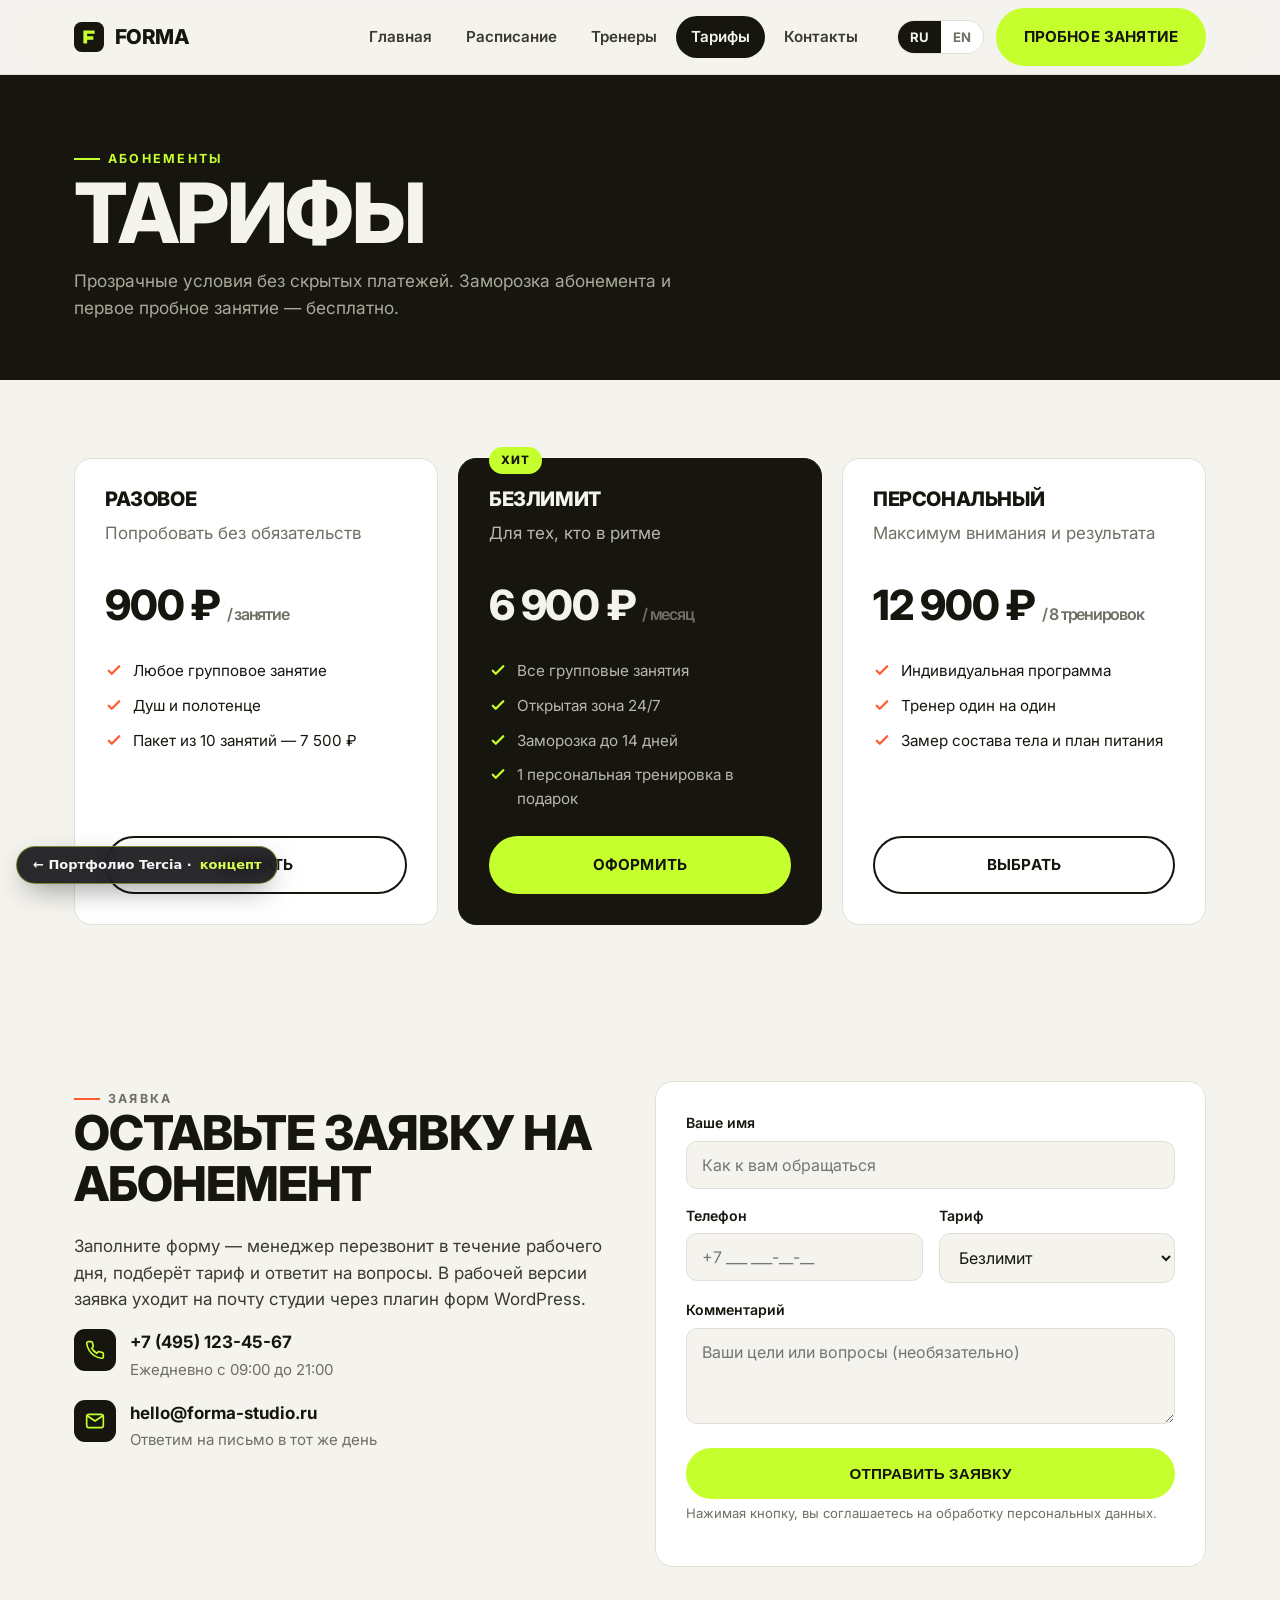
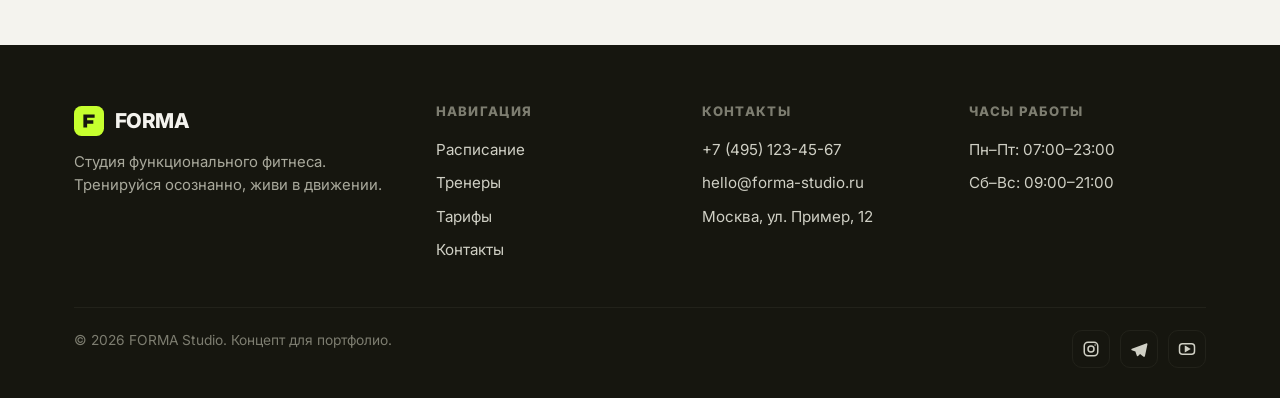
<file: portfolio/fitness/pricing.html>
<!doctype html>
<html lang="ru">
<head>
  <meta charset="utf-8">
  <meta name="viewport" content="width=device-width, initial-scale=1">
  <title>Тарифы — FORMA</title>
  <meta name="description" content="Тарифы студии FORMA: разовое занятие, безлимитный абонемент и персональные тренировки. Оставьте заявку.">
  <link rel="icon" type="image/svg+xml" href="assets/img/favicon.svg">
  <link rel="preconnect" href="https://fonts.googleapis.com">
  <link rel="preconnect" href="https://fonts.gstatic.com" crossorigin>
  <link href="https://fonts.googleapis.com/css2?family=Inter:wght@400;600;700;800&display=swap" rel="stylesheet">
  <link rel="stylesheet" href="assets/css/style.css">
</head>
<body>

<header class="site-header">
  <div class="wrap nav">
    <a class="brand" href="index.html" aria-label="FORMA">
      <svg viewBox="0 0 32 32" xmlns="http://www.w3.org/2000/svg"><rect width="32" height="32" rx="8" fill="#16160f"/><path d="M10 23V9h12v3.6h-8v2.7h6.6V19H14v4z" fill="#c6ff2e"/></svg>
      FORMA
    </a>
    <nav class="nav-links" id="navLinks" aria-label="Основная навигация">
      <a href="index.html" data-ru="Главная" data-en="Home">Главная</a>
      <a href="schedule.html" data-ru="Расписание" data-en="Schedule">Расписание</a>
      <a href="trainers.html" data-ru="Тренеры" data-en="Trainers">Тренеры</a>
      <a href="pricing.html" class="active" data-ru="Тарифы" data-en="Pricing">Тарифы</a>
      <a href="contacts.html" data-ru="Контакты" data-en="Contacts">Контакты</a>
    </nav>
    <div class="nav-actions">
      <div class="lang" role="group" aria-label="Язык / Language">
        <button data-lang="ru" class="on">RU</button>
        <button data-lang="en">EN</button>
      </div>
      <a class="btn btn--accent" href="contacts.html" data-ru="Пробное занятие" data-en="Free trial">Пробное занятие</a>
      <button class="burger" aria-label="Меню" id="burger">
        <svg viewBox="0 0 24 24" fill="none" stroke="currentColor" stroke-width="2" stroke-linecap="round"><path d="M4 7h16M4 12h16M4 17h16"/></svg>
      </button>
    </div>
  </div>
</header>

<section class="page-hero">
  <div class="wrap">
    <span class="eyebrow" data-ru="Абонементы" data-en="Memberships">Абонементы</span>
    <h1 data-ru="Тарифы" data-en="Pricing">Тарифы</h1>
    <p data-ru="Прозрачные условия без скрытых платежей. Заморозка абонемента и первое пробное занятие — бесплатно." data-en="Transparent terms with no hidden fees. Membership freeze and your first trial class are free.">Прозрачные условия без скрытых платежей. Заморозка абонемента и первое пробное занятие — бесплатно.</p>
  </div>
</section>

<main>
  <section>
    <div class="wrap">
      <div class="plans">
        <article class="plan">
          <h3 data-ru="Разовое" data-en="Drop-in">Разовое</h3>
          <p class="muted" data-ru="Попробовать без обязательств" data-en="Try without commitment">Попробовать без обязательств</p>
          <div class="price">900 ₽ <span data-ru="/ занятие" data-en="/ class">/ занятие</span></div>
          <ul>
            <li><svg viewBox="0 0 24 24" fill="none" stroke="currentColor" stroke-width="3" stroke-linecap="round" stroke-linejoin="round"><path d="M5 13l4 4L19 7"/></svg><span data-ru="Любое групповое занятие" data-en="Any group class">Любое групповое занятие</span></li>
            <li><svg viewBox="0 0 24 24" fill="none" stroke="currentColor" stroke-width="3" stroke-linecap="round" stroke-linejoin="round"><path d="M5 13l4 4L19 7"/></svg><span data-ru="Душ и полотенце" data-en="Shower & towel">Душ и полотенце</span></li>
            <li><svg viewBox="0 0 24 24" fill="none" stroke="currentColor" stroke-width="3" stroke-linecap="round" stroke-linejoin="round"><path d="M5 13l4 4L19 7"/></svg><span data-ru="Пакет из 10 занятий — 7 500 ₽" data-en="10-class pack — 7 500 ₽">Пакет из 10 занятий — 7 500 ₽</span></li>
          </ul>
          <a class="btn btn--ghost" href="contacts.html" data-ru="Выбрать" data-en="Choose">Выбрать</a>
        </article>

        <article class="plan featured">
          <span class="flag" data-ru="Хит" data-en="Popular">Хит</span>
          <h3 data-ru="Безлимит" data-en="Unlimited">Безлимит</h3>
          <p class="muted" data-ru="Для тех, кто в ритме" data-en="For those in the rhythm">Для тех, кто в ритме</p>
          <div class="price">6 900 ₽ <span data-ru="/ месяц" data-en="/ month">/ месяц</span></div>
          <ul>
            <li><svg viewBox="0 0 24 24" fill="none" stroke="currentColor" stroke-width="3" stroke-linecap="round" stroke-linejoin="round"><path d="M5 13l4 4L19 7"/></svg><span data-ru="Все групповые занятия" data-en="All group classes">Все групповые занятия</span></li>
            <li><svg viewBox="0 0 24 24" fill="none" stroke="currentColor" stroke-width="3" stroke-linecap="round" stroke-linejoin="round"><path d="M5 13l4 4L19 7"/></svg><span data-ru="Открытая зона 24/7" data-en="Open zone 24/7">Открытая зона 24/7</span></li>
            <li><svg viewBox="0 0 24 24" fill="none" stroke="currentColor" stroke-width="3" stroke-linecap="round" stroke-linejoin="round"><path d="M5 13l4 4L19 7"/></svg><span data-ru="Заморозка до 14 дней" data-en="Freeze up to 14 days">Заморозка до 14 дней</span></li>
            <li><svg viewBox="0 0 24 24" fill="none" stroke="currentColor" stroke-width="3" stroke-linecap="round" stroke-linejoin="round"><path d="M5 13l4 4L19 7"/></svg><span data-ru="1 персональная тренировка в подарок" data-en="1 personal session free">1 персональная тренировка в подарок</span></li>
          </ul>
          <a class="btn btn--accent" href="contacts.html" data-ru="Оформить" data-en="Get started">Оформить</a>
        </article>

        <article class="plan">
          <h3 data-ru="Персональный" data-en="Personal">Персональный</h3>
          <p class="muted" data-ru="Максимум внимания и результата" data-en="Maximum attention and results">Максимум внимания и результата</p>
          <div class="price">12 900 ₽ <span data-ru="/ 8 тренировок" data-en="/ 8 sessions">/ 8 тренировок</span></div>
          <ul>
            <li><svg viewBox="0 0 24 24" fill="none" stroke="currentColor" stroke-width="3" stroke-linecap="round" stroke-linejoin="round"><path d="M5 13l4 4L19 7"/></svg><span data-ru="Индивидуальная программа" data-en="Individual program">Индивидуальная программа</span></li>
            <li><svg viewBox="0 0 24 24" fill="none" stroke="currentColor" stroke-width="3" stroke-linecap="round" stroke-linejoin="round"><path d="M5 13l4 4L19 7"/></svg><span data-ru="Тренер один на один" data-en="One-on-one coach">Тренер один на один</span></li>
            <li><svg viewBox="0 0 24 24" fill="none" stroke="currentColor" stroke-width="3" stroke-linecap="round" stroke-linejoin="round"><path d="M5 13l4 4L19 7"/></svg><span data-ru="Замер состава тела и план питания" data-en="Body composition & nutrition plan">Замер состава тела и план питания</span></li>
          </ul>
          <a class="btn btn--ghost" href="contacts.html" data-ru="Выбрать" data-en="Choose">Выбрать</a>
        </article>
      </div>
    </div>
  </section>

  <!-- ЗАЯВКА -->
  <section id="request">
    <div class="wrap">
      <div class="contact-grid">
        <div>
          <span class="eyebrow" data-ru="Заявка" data-en="Request">Заявка</span>
          <h2 data-ru="Оставьте заявку на абонемент" data-en="Request a membership">Оставьте заявку на абонемент</h2>
          <p data-ru="Заполните форму — менеджер перезвонит в течение рабочего дня, подберёт тариф и ответит на вопросы. В рабочей версии заявка уходит на почту студии через плагин форм WordPress." data-en="Fill in the form — a manager will call you back within one business day, help pick a plan and answer your questions. In the production build the request is emailed to the studio via a WordPress forms plugin.">Заполните форму — менеджер перезвонит в течение рабочего дня, подберёт тариф и ответит на вопросы. В рабочей версии заявка уходит на почту студии через плагин форм WordPress.</p>
          <ul class="info-list">
            <li><div class="ico"><svg viewBox="0 0 24 24" fill="none" stroke="currentColor" stroke-width="2" stroke-linecap="round"><path d="M22 16.9v3a2 2 0 0 1-2.2 2 19.8 19.8 0 0 1-8.6-3.1 19.5 19.5 0 0 1-6-6A19.8 19.8 0 0 1 2.1 4.2 2 2 0 0 1 4.1 2h3a2 2 0 0 1 2 1.7c.1 1 .4 1.9.7 2.8a2 2 0 0 1-.5 2.1L8.1 9.9a16 16 0 0 0 6 6l1.3-1.3a2 2 0 0 1 2.1-.4c.9.3 1.8.6 2.8.7a2 2 0 0 1 1.7 2z"/></svg></div><div><b>+7 (495) 123-45-67</b><span data-ru="Ежедневно с 09:00 до 21:00" data-en="Daily 09:00–21:00">Ежедневно с 09:00 до 21:00</span></div></li>
            <li><div class="ico"><svg viewBox="0 0 24 24" fill="none" stroke="currentColor" stroke-width="2" stroke-linecap="round" stroke-linejoin="round"><rect x="2" y="4" width="20" height="16" rx="3"/><path d="m3 6 9 6 9-6"/></svg></div><div><b>hello@forma-studio.ru</b><span data-ru="Ответим на письмо в тот же день" data-en="We reply the same day">Ответим на письмо в тот же день</span></div></li>
          </ul>
        </div>

        <form class="form-card" data-demo-form novalidate>
          <div class="form-ok" role="status">
            <span data-ru="Спасибо! Заявка принята — менеджер свяжется с вами в ближайшее время." data-en="Thank you! Your request is received — a manager will contact you shortly.">Спасибо! Заявка принята — менеджер свяжется с вами в ближайшее время.</span>
          </div>
          <div class="field">
            <label for="p-name" data-ru="Ваше имя" data-en="Your name">Ваше имя</label>
            <input id="p-name" name="name" type="text" required data-ph-ru="Как к вам обращаться" data-ph-en="How should we call you" placeholder="Как к вам обращаться">
          </div>
          <div class="form-row">
            <div class="field">
              <label for="p-phone" data-ru="Телефон" data-en="Phone">Телефон</label>
              <input id="p-phone" name="phone" type="tel" required data-ph-ru="+7 ___ ___-__-__" data-ph-en="+7 ___ ___-__-__" placeholder="+7 ___ ___-__-__">
            </div>
            <div class="field">
              <label for="p-plan" data-ru="Тариф" data-en="Plan">Тариф</label>
              <select id="p-plan" name="plan">
                <option data-ru="Разовое" data-en="Drop-in">Разовое</option>
                <option data-ru="Безлимит" data-en="Unlimited" selected>Безлимит</option>
                <option data-ru="Персональный" data-en="Personal">Персональный</option>
              </select>
            </div>
          </div>
          <div class="field">
            <label for="p-msg" data-ru="Комментарий" data-en="Comment">Комментарий</label>
            <textarea id="p-msg" name="message" data-ph-ru="Ваши цели или вопросы (необязательно)" data-ph-en="Your goals or questions (optional)" placeholder="Ваши цели или вопросы (необязательно)"></textarea>
          </div>
          <button class="btn btn--accent" type="submit" style="width:100%" data-ru="Отправить заявку" data-en="Send request">Отправить заявку</button>
          <p class="form-note" data-ru="Нажимая кнопку, вы соглашаетесь на обработку персональных данных." data-en="By submitting you agree to the processing of your personal data.">Нажимая кнопку, вы соглашаетесь на обработку персональных данных.</p>
        </form>
      </div>
    </div>
  </section>
</main>

<footer class="site-footer">
  <div class="wrap">
    <div class="footer-top">
      <div>
        <div class="brand"><svg viewBox="0 0 32 32" xmlns="http://www.w3.org/2000/svg"><rect width="32" height="32" rx="8" fill="#c6ff2e"/><path d="M10 23V9h12v3.6h-8v2.7h6.6V19H14v4z" fill="#16160f"/></svg> FORMA</div>
        <p data-ru="Студия функционального фитнеса. Тренируйся осознанно, живи в движении." data-en="A functional fitness studio. Train with intention, live in motion.">Студия функционального фитнеса. Тренируйся осознанно, живи в движении.</p>
      </div>
      <div class="footer-col">
        <h4 data-ru="Навигация" data-en="Navigation">Навигация</h4>
        <a href="schedule.html" data-ru="Расписание" data-en="Schedule">Расписание</a>
        <a href="trainers.html" data-ru="Тренеры" data-en="Trainers">Тренеры</a>
        <a href="pricing.html" data-ru="Тарифы" data-en="Pricing">Тарифы</a>
        <a href="contacts.html" data-ru="Контакты" data-en="Contacts">Контакты</a>
      </div>
      <div class="footer-col">
        <h4 data-ru="Контакты" data-en="Contacts">Контакты</h4>
        <a href="tel:+74951234567">+7 (495) 123-45-67</a>
        <a href="mailto:hello@forma-studio.ru">hello@forma-studio.ru</a>
        <a href="contacts.html" data-ru="Москва, ул. Пример, 12" data-en="Moscow, Primer st. 12">Москва, ул. Пример, 12</a>
      </div>
      <div class="footer-col">
        <h4 data-ru="Часы работы" data-en="Opening hours">Часы работы</h4>
        <a data-ru="Пн–Пт: 07:00–23:00" data-en="Mon–Fri: 07:00–23:00">Пн–Пт: 07:00–23:00</a>
        <a data-ru="Сб–Вс: 09:00–21:00" data-en="Sat–Sun: 09:00–21:00">Сб–Вс: 09:00–21:00</a>
      </div>
    </div>
    <div class="footer-bottom">
      <span>© <span data-year>2026</span> FORMA Studio. <span data-ru="Концепт для портфолио." data-en="Portfolio concept.">Концепт для портфолио.</span></span>
      <div class="socials">
        <a href="#" aria-label="Instagram"><svg viewBox="0 0 24 24" fill="none" stroke="currentColor" stroke-width="2"><rect x="3" y="3" width="18" height="18" rx="5"/><circle cx="12" cy="12" r="4"/><circle cx="17.5" cy="6.5" r="1" fill="currentColor" stroke="none"/></svg></a>
        <a href="#" aria-label="Telegram"><svg viewBox="0 0 24 24" fill="currentColor"><path d="M21.5 4.5 2.5 11.8c-.9.4-.9 1.6 0 1.9l4.7 1.5 1.8 5.6c.3.8 1.2 1 1.8.4l2.6-2.5 4.7 3.5c.7.5 1.6.1 1.8-.7l3.3-15.6c.2-1-.7-1.8-1.5-1.4z"/></svg></a>
        <a href="#" aria-label="YouTube"><svg viewBox="0 0 24 24" fill="none" stroke="currentColor" stroke-width="2"><rect x="2" y="5" width="20" height="14" rx="4"/><path d="M10 9l5 3-5 3z" fill="currentColor"/></svg></a>
      </div>
    </div>
  </div>
</footer>

<script src="assets/js/main.js"></script>

<a href="../" class="tercia-back" style="position:fixed;left:16px;bottom:16px;z-index:2147483000;display:inline-flex;align-items:center;gap:8px;padding:10px 16px;border-radius:999px;background:rgba(7,7,11,.86);color:#F5F5F7;border:1px solid rgba(216,255,79,.45);font:600 13px/1.2 system-ui,-apple-system,sans-serif;text-decoration:none;box-shadow:0 10px 30px -10px rgba(0,0,0,.6);backdrop-filter:blur(8px)">← Портфолио Tercia · <span style="color:#D8FF4F">концепт</span></a>
</body>
</html>
</file>
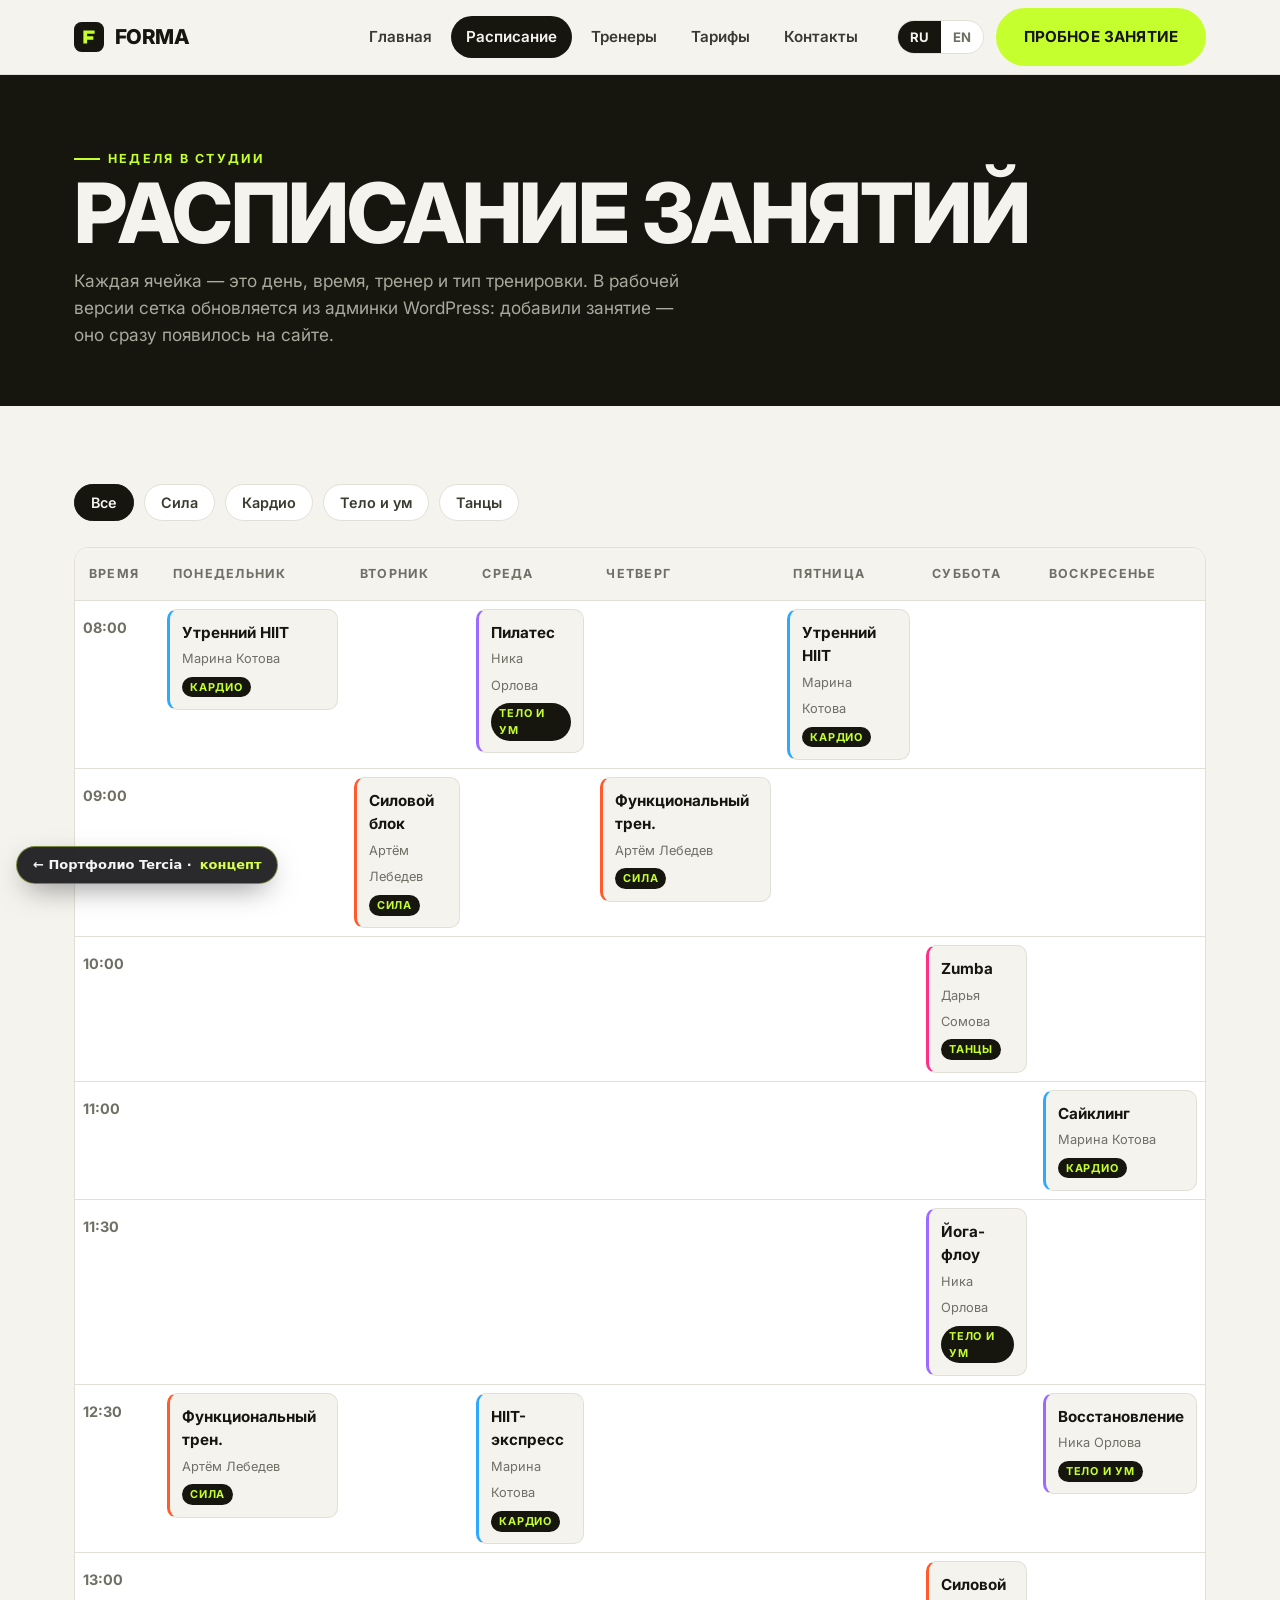
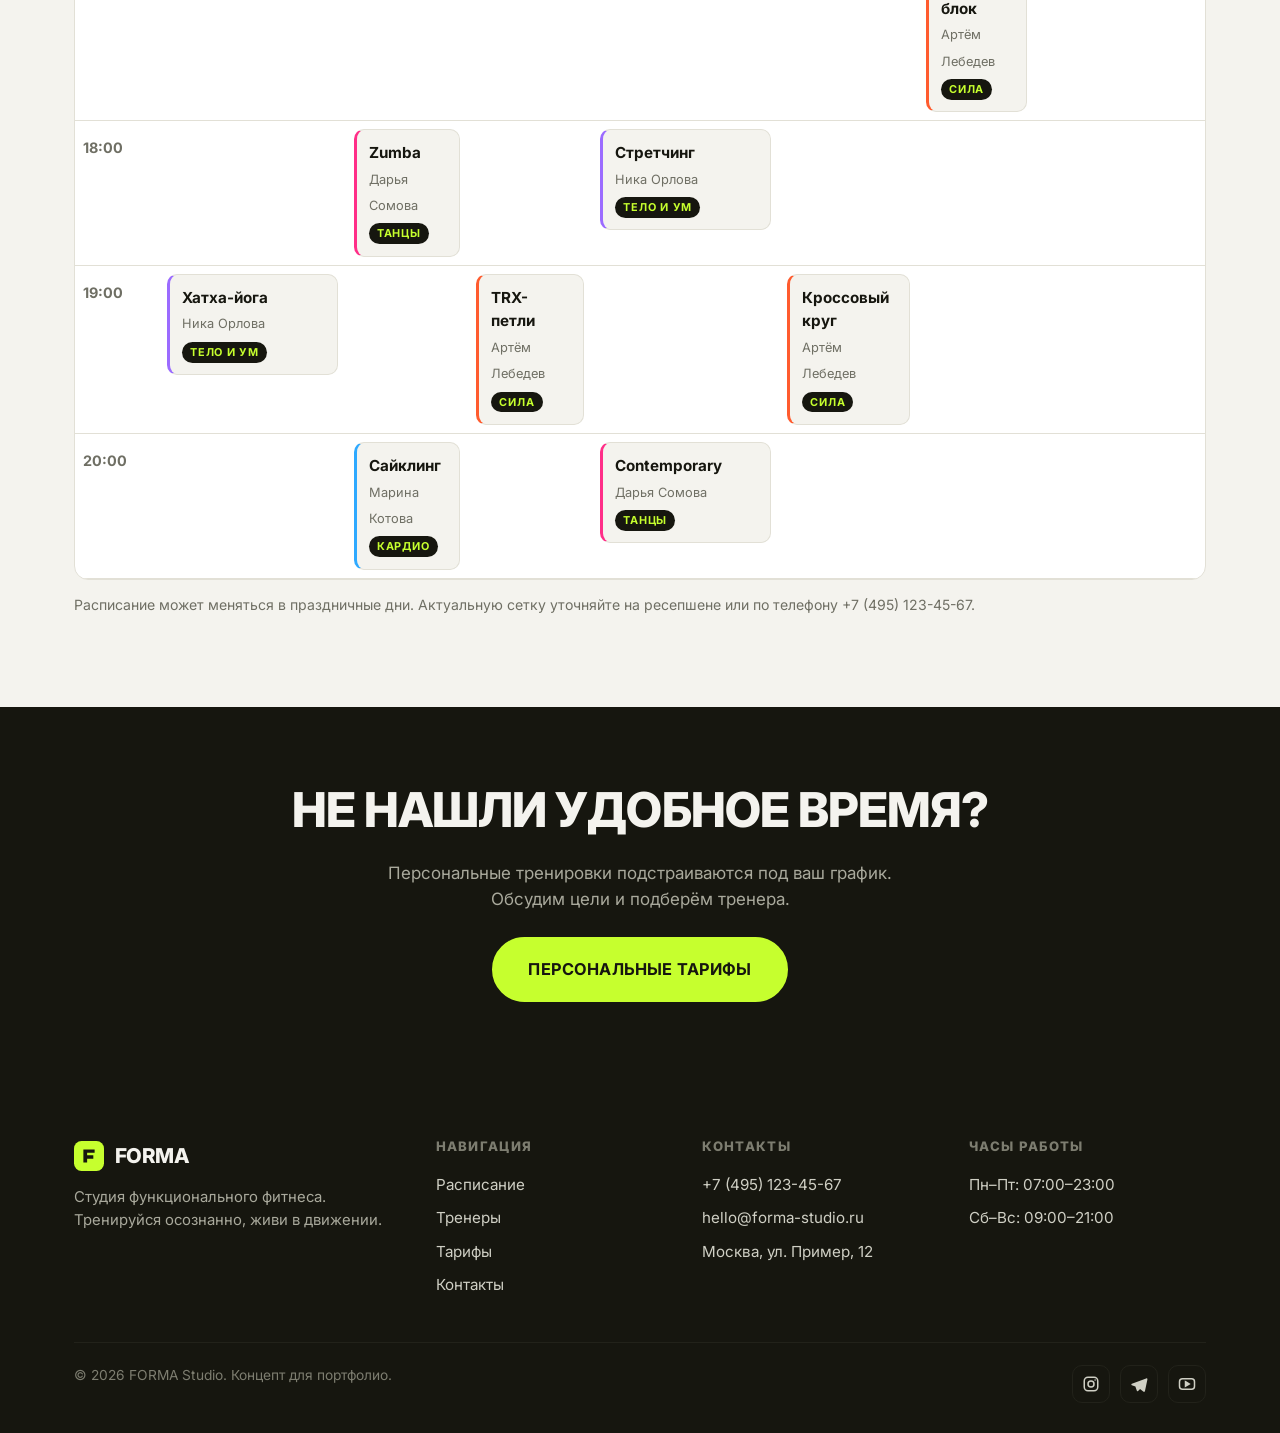
<file: portfolio/fitness/schedule.html>
<!doctype html>
<html lang="ru">
<head>
  <meta charset="utf-8">
  <meta name="viewport" content="width=device-width, initial-scale=1">
  <title>Расписание — FORMA</title>
  <meta name="description" content="Расписание групповых занятий студии FORMA: день, время, тренер и тип тренировки. Фильтр по направлениям.">
  <link rel="icon" type="image/svg+xml" href="assets/img/favicon.svg">
  <link rel="preconnect" href="https://fonts.googleapis.com">
  <link rel="preconnect" href="https://fonts.gstatic.com" crossorigin>
  <link href="https://fonts.googleapis.com/css2?family=Inter:wght@400;600;700;800&display=swap" rel="stylesheet">
  <link rel="stylesheet" href="assets/css/style.css">
</head>
<body>

<header class="site-header">
  <div class="wrap nav">
    <a class="brand" href="index.html" aria-label="FORMA">
      <svg viewBox="0 0 32 32" xmlns="http://www.w3.org/2000/svg"><rect width="32" height="32" rx="8" fill="#16160f"/><path d="M10 23V9h12v3.6h-8v2.7h6.6V19H14v4z" fill="#c6ff2e"/></svg>
      FORMA
    </a>
    <nav class="nav-links" id="navLinks" aria-label="Основная навигация">
      <a href="index.html" data-ru="Главная" data-en="Home">Главная</a>
      <a href="schedule.html" class="active" data-ru="Расписание" data-en="Schedule">Расписание</a>
      <a href="trainers.html" data-ru="Тренеры" data-en="Trainers">Тренеры</a>
      <a href="pricing.html" data-ru="Тарифы" data-en="Pricing">Тарифы</a>
      <a href="contacts.html" data-ru="Контакты" data-en="Contacts">Контакты</a>
    </nav>
    <div class="nav-actions">
      <div class="lang" role="group" aria-label="Язык / Language">
        <button data-lang="ru" class="on">RU</button>
        <button data-lang="en">EN</button>
      </div>
      <a class="btn btn--accent" href="contacts.html" data-ru="Пробное занятие" data-en="Free trial">Пробное занятие</a>
      <button class="burger" aria-label="Меню" id="burger">
        <svg viewBox="0 0 24 24" fill="none" stroke="currentColor" stroke-width="2" stroke-linecap="round"><path d="M4 7h16M4 12h16M4 17h16"/></svg>
      </button>
    </div>
  </div>
</header>

<section class="page-hero">
  <div class="wrap">
    <span class="eyebrow" data-ru="Неделя в студии" data-en="Weekly plan">Неделя в студии</span>
    <h1 data-ru="Расписание занятий" data-en="Class schedule">Расписание занятий</h1>
    <p data-ru="Каждая ячейка — это день, время, тренер и тип тренировки. В рабочей версии сетка обновляется из админки WordPress: добавили занятие — оно сразу появилось на сайте." data-en="Every cell shows the day, time, coach and class type. In the production build this grid is managed from the WordPress admin: add a class and it appears on the site instantly.">Каждая ячейка — это день, время, тренер и тип тренировки. В рабочей версии сетка обновляется из админки WordPress: добавили занятие — оно сразу появилось на сайте.</p>
  </div>
</section>

<main>
  <section>
    <div class="wrap">
      <div class="filters" role="group" aria-label="Фильтр по типу">
        <button class="chip on" data-filter="all" data-ru="Все" data-en="All">Все</button>
        <button class="chip" data-filter="strength" data-ru="Сила" data-en="Strength">Сила</button>
        <button class="chip" data-filter="cardio" data-ru="Кардио" data-en="Cardio">Кардио</button>
        <button class="chip" data-filter="mind" data-ru="Тело и ум" data-en="Mind & Body">Тело и ум</button>
        <button class="chip" data-filter="dance" data-ru="Танцы" data-en="Dance">Танцы</button>
      </div>

      <!-- Таблица (десктоп) — рендерится из JS, единый источник данных -->
      <div class="sched" id="schedTable" role="region" aria-label="Сетка расписания"></div>

      <!-- Карточки (мобайл) — тот же источник данных -->
      <div class="sched-cards" id="schedCards"></div>

      <p class="sched-note muted" data-ru="Расписание может меняться в праздничные дни. Актуальную сетку уточняйте на ресепшене или по телефону +7 (495) 123-45-67." data-en="Schedule may change on public holidays. Please confirm the current grid at the front desk or by phone +7 (495) 123-45-67.">Расписание может меняться в праздничные дни. Актуальную сетку уточняйте на ресепшене или по телефону +7 (495) 123-45-67.</p>
    </div>
  </section>

  <section class="feat">
    <div class="wrap center">
      <h2 data-ru="Не нашли удобное время?" data-en="Can't find a good time?">Не нашли удобное время?</h2>
      <p class="muted" data-ru="Персональные тренировки подстраиваются под ваш график. Обсудим цели и подберём тренера." data-en="Personal sessions fit your calendar. Let's talk goals and match you with a coach." style="max-width:48ch;margin:0 auto 24px">Персональные тренировки подстраиваются под ваш график. Обсудим цели и подберём тренера.</p>
      <a class="btn btn--accent btn--lg" href="pricing.html" data-ru="Персональные тарифы" data-en="Personal plans">Персональные тарифы</a>
    </div>
  </section>
</main>

<footer class="site-footer">
  <div class="wrap">
    <div class="footer-top">
      <div>
        <div class="brand"><svg viewBox="0 0 32 32" xmlns="http://www.w3.org/2000/svg"><rect width="32" height="32" rx="8" fill="#c6ff2e"/><path d="M10 23V9h12v3.6h-8v2.7h6.6V19H14v4z" fill="#16160f"/></svg> FORMA</div>
        <p data-ru="Студия функционального фитнеса. Тренируйся осознанно, живи в движении." data-en="A functional fitness studio. Train with intention, live in motion.">Студия функционального фитнеса. Тренируйся осознанно, живи в движении.</p>
      </div>
      <div class="footer-col">
        <h4 data-ru="Навигация" data-en="Navigation">Навигация</h4>
        <a href="schedule.html" data-ru="Расписание" data-en="Schedule">Расписание</a>
        <a href="trainers.html" data-ru="Тренеры" data-en="Trainers">Тренеры</a>
        <a href="pricing.html" data-ru="Тарифы" data-en="Pricing">Тарифы</a>
        <a href="contacts.html" data-ru="Контакты" data-en="Contacts">Контакты</a>
      </div>
      <div class="footer-col">
        <h4 data-ru="Контакты" data-en="Contacts">Контакты</h4>
        <a href="tel:+74951234567">+7 (495) 123-45-67</a>
        <a href="mailto:hello@forma-studio.ru">hello@forma-studio.ru</a>
        <a href="contacts.html" data-ru="Москва, ул. Пример, 12" data-en="Moscow, Primer st. 12">Москва, ул. Пример, 12</a>
      </div>
      <div class="footer-col">
        <h4 data-ru="Часы работы" data-en="Opening hours">Часы работы</h4>
        <a data-ru="Пн–Пт: 07:00–23:00" data-en="Mon–Fri: 07:00–23:00">Пн–Пт: 07:00–23:00</a>
        <a data-ru="Сб–Вс: 09:00–21:00" data-en="Sat–Sun: 09:00–21:00">Сб–Вс: 09:00–21:00</a>
      </div>
    </div>
    <div class="footer-bottom">
      <span>© <span data-year>2026</span> FORMA Studio. <span data-ru="Концепт для портфолио." data-en="Portfolio concept.">Концепт для портфолио.</span></span>
      <div class="socials">
        <a href="#" aria-label="Instagram"><svg viewBox="0 0 24 24" fill="none" stroke="currentColor" stroke-width="2"><rect x="3" y="3" width="18" height="18" rx="5"/><circle cx="12" cy="12" r="4"/><circle cx="17.5" cy="6.5" r="1" fill="currentColor" stroke="none"/></svg></a>
        <a href="#" aria-label="Telegram"><svg viewBox="0 0 24 24" fill="currentColor"><path d="M21.5 4.5 2.5 11.8c-.9.4-.9 1.6 0 1.9l4.7 1.5 1.8 5.6c.3.8 1.2 1 1.8.4l2.6-2.5 4.7 3.5c.7.5 1.6.1 1.8-.7l3.3-15.6c.2-1-.7-1.8-1.5-1.4z"/></svg></a>
        <a href="#" aria-label="YouTube"><svg viewBox="0 0 24 24" fill="none" stroke="currentColor" stroke-width="2"><rect x="2" y="5" width="20" height="14" rx="4"/><path d="M10 9l5 3-5 3z" fill="currentColor"/></svg></a>
      </div>
    </div>
  </div>
</footer>

<script src="assets/js/main.js"></script>

<a href="../" class="tercia-back" style="position:fixed;left:16px;bottom:16px;z-index:2147483000;display:inline-flex;align-items:center;gap:8px;padding:10px 16px;border-radius:999px;background:rgba(7,7,11,.86);color:#F5F5F7;border:1px solid rgba(216,255,79,.45);font:600 13px/1.2 system-ui,-apple-system,sans-serif;text-decoration:none;box-shadow:0 10px 30px -10px rgba(0,0,0,.6);backdrop-filter:blur(8px)">← Портфолио Tercia · <span style="color:#D8FF4F">концепт</span></a>
</body>
</html>
</file>
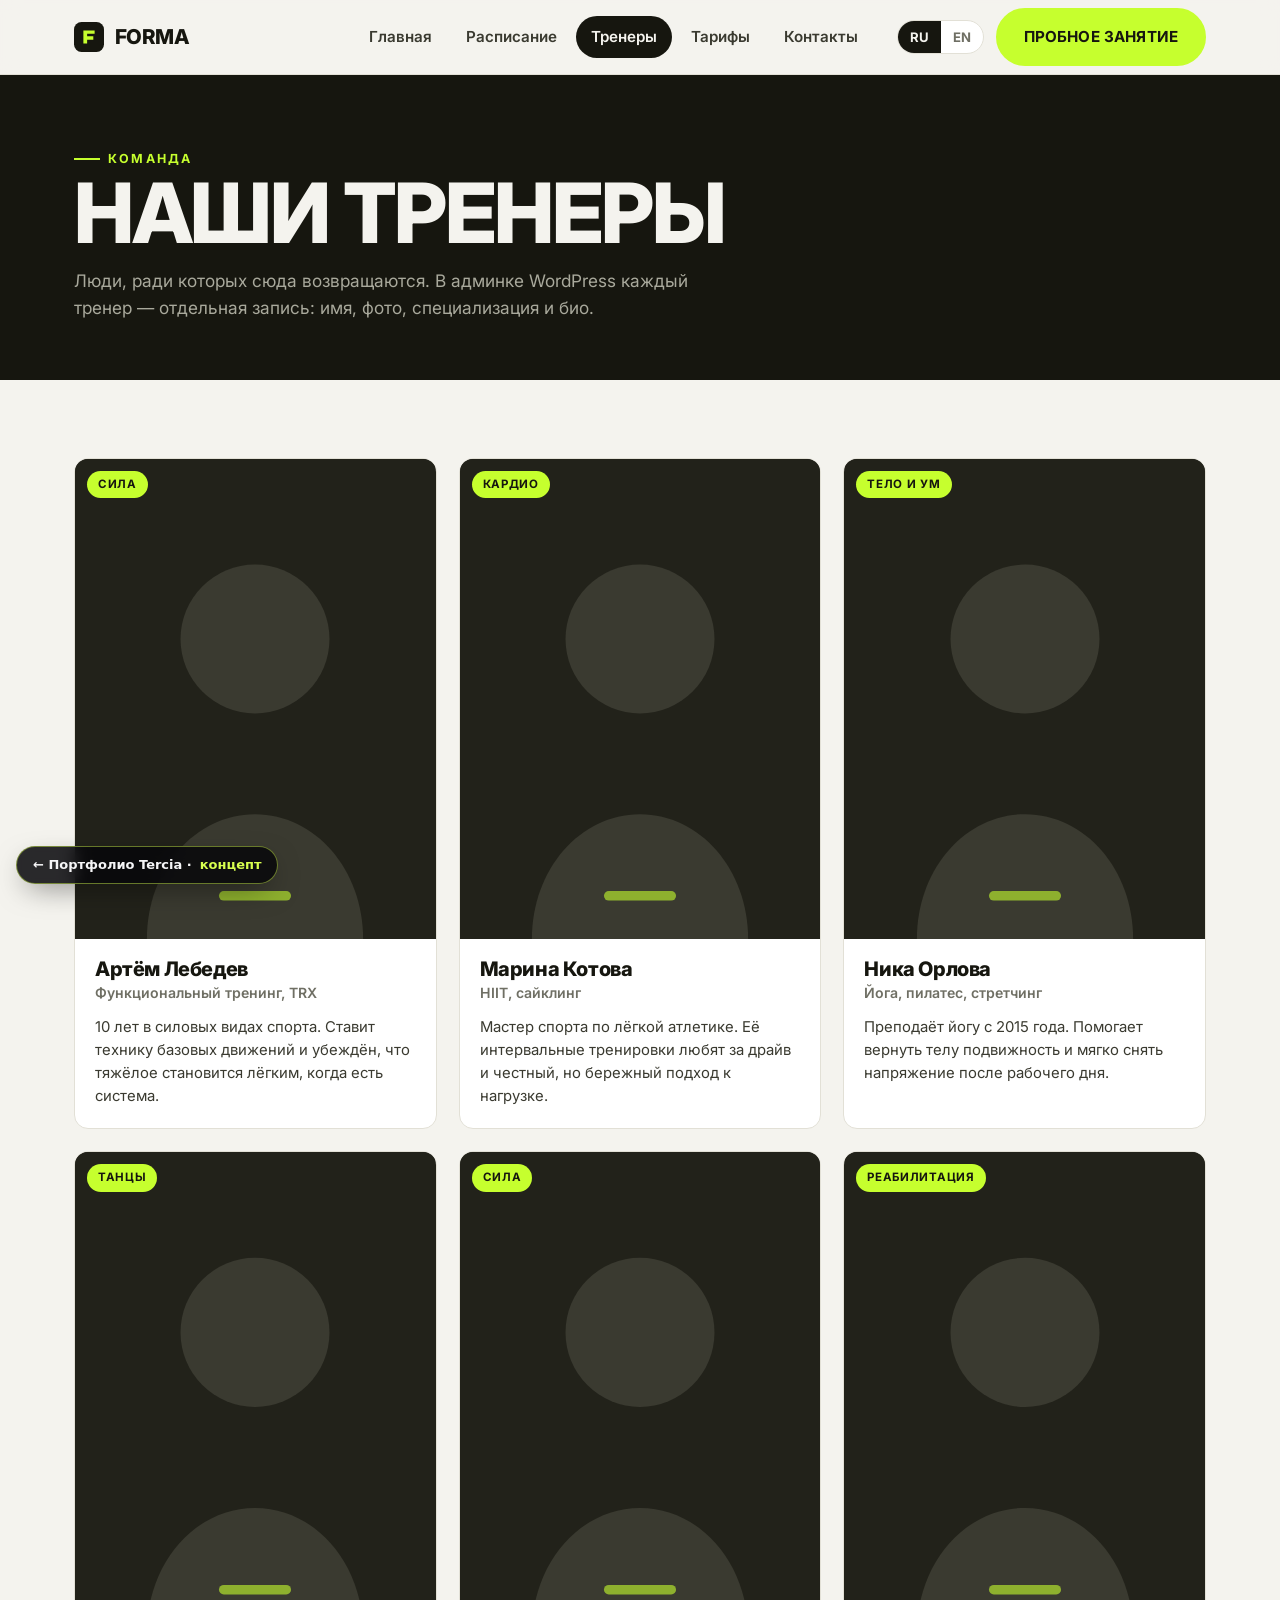
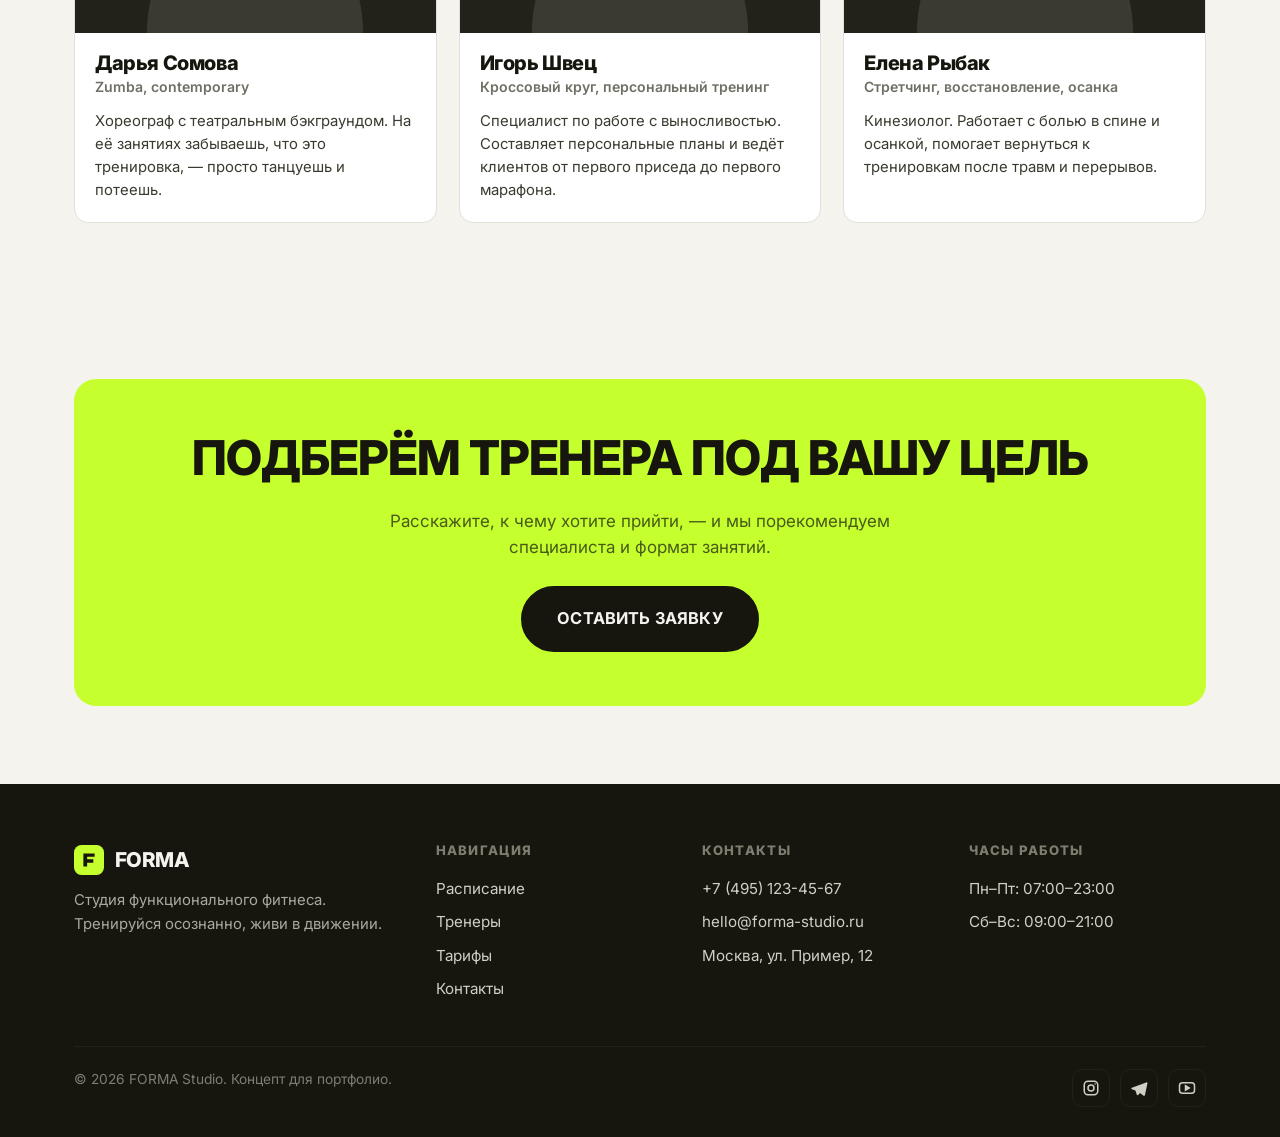
<file: portfolio/fitness/trainers.html>
<!doctype html>
<html lang="ru">
<head>
  <meta charset="utf-8">
  <meta name="viewport" content="width=device-width, initial-scale=1">
  <title>Тренеры — FORMA</title>
  <meta name="description" content="Тренеры студии FORMA: имя, специализация и короткое био. Команда сертифицированных специалистов.">
  <link rel="icon" type="image/svg+xml" href="assets/img/favicon.svg">
  <link rel="preconnect" href="https://fonts.googleapis.com">
  <link rel="preconnect" href="https://fonts.gstatic.com" crossorigin>
  <link href="https://fonts.googleapis.com/css2?family=Inter:wght@400;600;700;800&display=swap" rel="stylesheet">
  <link rel="stylesheet" href="assets/css/style.css">
</head>
<body>

<header class="site-header">
  <div class="wrap nav">
    <a class="brand" href="index.html" aria-label="FORMA">
      <svg viewBox="0 0 32 32" xmlns="http://www.w3.org/2000/svg"><rect width="32" height="32" rx="8" fill="#16160f"/><path d="M10 23V9h12v3.6h-8v2.7h6.6V19H14v4z" fill="#c6ff2e"/></svg>
      FORMA
    </a>
    <nav class="nav-links" id="navLinks" aria-label="Основная навигация">
      <a href="index.html" data-ru="Главная" data-en="Home">Главная</a>
      <a href="schedule.html" data-ru="Расписание" data-en="Schedule">Расписание</a>
      <a href="trainers.html" class="active" data-ru="Тренеры" data-en="Trainers">Тренеры</a>
      <a href="pricing.html" data-ru="Тарифы" data-en="Pricing">Тарифы</a>
      <a href="contacts.html" data-ru="Контакты" data-en="Contacts">Контакты</a>
    </nav>
    <div class="nav-actions">
      <div class="lang" role="group" aria-label="Язык / Language">
        <button data-lang="ru" class="on">RU</button>
        <button data-lang="en">EN</button>
      </div>
      <a class="btn btn--accent" href="contacts.html" data-ru="Пробное занятие" data-en="Free trial">Пробное занятие</a>
      <button class="burger" aria-label="Меню" id="burger">
        <svg viewBox="0 0 24 24" fill="none" stroke="currentColor" stroke-width="2" stroke-linecap="round"><path d="M4 7h16M4 12h16M4 17h16"/></svg>
      </button>
    </div>
  </div>
</header>

<section class="page-hero">
  <div class="wrap">
    <span class="eyebrow" data-ru="Команда" data-en="Team">Команда</span>
    <h1 data-ru="Наши тренеры" data-en="Our coaches">Наши тренеры</h1>
    <p data-ru="Люди, ради которых сюда возвращаются. В админке WordPress каждый тренер — отдельная запись: имя, фото, специализация и био." data-en="The people clients come back for. In the WordPress admin every coach is a separate entry: name, photo, specialisation and bio.">Люди, ради которых сюда возвращаются. В админке WordPress каждый тренер — отдельная запись: имя, фото, специализация и био.</p>
  </div>
</section>

<main>
  <section>
    <div class="wrap">
      <div class="trainers-grid">
        <article class="trainer">
          <div class="photo"><span class="spec" data-ru="Сила" data-en="Strength">Сила</span><img src="https://images.unsplash.com/photo-1567013127542-490d757e51fc?auto=format&fit=crop&w=500&q=80" alt="Артём Лебедев" loading="lazy" onerror="this.onerror=null;this.src='assets/img/placeholder-trainer.svg'"></div>
          <div class="body"><h3 data-ru="Артём Лебедев" data-en="Artem Lebedev">Артём Лебедев</h3><div class="role" data-ru="Функциональный тренинг, TRX" data-en="Functional training, TRX">Функциональный тренинг, TRX</div><p data-ru="10 лет в силовых видах спорта. Ставит технику базовых движений и убеждён, что тяжёлое становится лёгким, когда есть система." data-en="10 years in strength sports. He drills the fundamentals and believes heavy gets easy once you have a system.">10 лет в силовых видах спорта. Ставит технику базовых движений и убеждён, что тяжёлое становится лёгким, когда есть система.</p></div>
        </article>
        <article class="trainer">
          <div class="photo"><span class="spec" data-ru="Кардио" data-en="Cardio">Кардио</span><img src="https://images.unsplash.com/photo-1594381898411-846e7d193883?auto=format&fit=crop&w=500&q=80" alt="Марина Котова" loading="lazy" onerror="this.onerror=null;this.src='assets/img/placeholder-trainer.svg'"></div>
          <div class="body"><h3 data-ru="Марина Котова" data-en="Marina Kotova">Марина Котова</h3><div class="role" data-ru="HIIT, сайклинг" data-en="HIIT, cycling">HIIT, сайклинг</div><p data-ru="Мастер спорта по лёгкой атлетике. Её интервальные тренировки любят за драйв и честный, но бережный подход к нагрузке." data-en="Track & field master of sport. Her intervals are loved for their drive and a demanding-yet-caring approach.">Мастер спорта по лёгкой атлетике. Её интервальные тренировки любят за драйв и честный, но бережный подход к нагрузке.</p></div>
        </article>
        <article class="trainer">
          <div class="photo"><span class="spec" data-ru="Тело и ум" data-en="Mind & Body">Тело и ум</span><img src="https://images.unsplash.com/photo-1544367567-0f2fcb009e0b?auto=format&fit=crop&w=500&q=80" alt="Ника Орлова" loading="lazy" onerror="this.onerror=null;this.src='assets/img/placeholder-trainer.svg'"></div>
          <div class="body"><h3 data-ru="Ника Орлова" data-en="Nika Orlova">Ника Орлова</h3><div class="role" data-ru="Йога, пилатес, стретчинг" data-en="Yoga, pilates, stretching">Йога, пилатес, стретчинг</div><p data-ru="Преподаёт йогу с 2015 года. Помогает вернуть телу подвижность и мягко снять напряжение после рабочего дня." data-en="Teaching yoga since 2015. She restores mobility and gently releases tension after a long day.">Преподаёт йогу с 2015 года. Помогает вернуть телу подвижность и мягко снять напряжение после рабочего дня.</p></div>
        </article>
        <article class="trainer">
          <div class="photo"><span class="spec" data-ru="Танцы" data-en="Dance">Танцы</span><img src="https://images.unsplash.com/photo-1518310383802-640c2de311b2?auto=format&fit=crop&w=500&q=80" alt="Дарья Сомова" loading="lazy" onerror="this.onerror=null;this.src='assets/img/placeholder-trainer.svg'"></div>
          <div class="body"><h3 data-ru="Дарья Сомова" data-en="Daria Somova">Дарья Сомова</h3><div class="role" data-ru="Zumba, contemporary" data-en="Zumba, contemporary">Zumba, contemporary</div><p data-ru="Хореограф с театральным бэкграундом. На её занятиях забываешь, что это тренировка, — просто танцуешь и потеешь." data-en="A choreographer with a theatre background. In her classes you forget it's a workout — you just dance and sweat.">Хореограф с театральным бэкграундом. На её занятиях забываешь, что это тренировка, — просто танцуешь и потеешь.</p></div>
        </article>
        <article class="trainer">
          <div class="photo"><span class="spec" data-ru="Сила" data-en="Strength">Сила</span><img src="https://images.unsplash.com/photo-1583454110551-21f2fa2afe61?auto=format&fit=crop&w=500&q=80" alt="Игорь Швец" loading="lazy" onerror="this.onerror=null;this.src='assets/img/placeholder-trainer.svg'"></div>
          <div class="body"><h3 data-ru="Игорь Швец" data-en="Igor Shvets">Игорь Швец</h3><div class="role" data-ru="Кроссовый круг, персональный тренинг" data-en="Cross circuit, personal training">Кроссовый круг, персональный тренинг</div><p data-ru="Специалист по работе с выносливостью. Составляет персональные планы и ведёт клиентов от первого приседа до первого марафона." data-en="An endurance specialist. He designs personal plans and guides clients from their first squat to their first marathon.">Специалист по работе с выносливостью. Составляет персональные планы и ведёт клиентов от первого приседа до первого марафона.</p></div>
        </article>
        <article class="trainer">
          <div class="photo"><span class="spec" data-ru="Реабилитация" data-en="Rehab">Реабилитация</span><img src="https://images.unsplash.com/photo-1607962837359-5e7e89f86776?auto=format&fit=crop&w=500&q=80" alt="Елена Рыбак" loading="lazy" onerror="this.onerror=null;this.src='assets/img/placeholder-trainer.svg'"></div>
          <div class="body"><h3 data-ru="Елена Рыбак" data-en="Elena Rybak">Елена Рыбак</h3><div class="role" data-ru="Стретчинг, восстановление, осанка" data-en="Stretching, recovery, posture">Стретчинг, восстановление, осанка</div><p data-ru="Кинезиолог. Работает с болью в спине и осанкой, помогает вернуться к тренировкам после травм и перерывов." data-en="A kinesiologist. She works with back pain and posture, helping people return to training after injuries and breaks.">Кинезиолог. Работает с болью в спине и осанкой, помогает вернуться к тренировкам после травм и перерывов.</p></div>
        </article>
      </div>
    </div>
  </section>

  <section>
    <div class="wrap">
      <div class="cta">
        <h2 data-ru="Подберём тренера под вашу цель" data-en="We'll match a coach to your goal">Подберём тренера под вашу цель</h2>
        <p data-ru="Расскажите, к чему хотите прийти, — и мы порекомендуем специалиста и формат занятий." data-en="Tell us what you want to achieve and we'll recommend a specialist and a format.">Расскажите, к чему хотите прийти, — и мы порекомендуем специалиста и формат занятий.</p>
        <a class="btn btn--lg" href="contacts.html" data-ru="Оставить заявку" data-en="Send a request">Оставить заявку</a>
      </div>
    </div>
  </section>
</main>

<footer class="site-footer">
  <div class="wrap">
    <div class="footer-top">
      <div>
        <div class="brand"><svg viewBox="0 0 32 32" xmlns="http://www.w3.org/2000/svg"><rect width="32" height="32" rx="8" fill="#c6ff2e"/><path d="M10 23V9h12v3.6h-8v2.7h6.6V19H14v4z" fill="#16160f"/></svg> FORMA</div>
        <p data-ru="Студия функционального фитнеса. Тренируйся осознанно, живи в движении." data-en="A functional fitness studio. Train with intention, live in motion.">Студия функционального фитнеса. Тренируйся осознанно, живи в движении.</p>
      </div>
      <div class="footer-col">
        <h4 data-ru="Навигация" data-en="Navigation">Навигация</h4>
        <a href="schedule.html" data-ru="Расписание" data-en="Schedule">Расписание</a>
        <a href="trainers.html" data-ru="Тренеры" data-en="Trainers">Тренеры</a>
        <a href="pricing.html" data-ru="Тарифы" data-en="Pricing">Тарифы</a>
        <a href="contacts.html" data-ru="Контакты" data-en="Contacts">Контакты</a>
      </div>
      <div class="footer-col">
        <h4 data-ru="Контакты" data-en="Contacts">Контакты</h4>
        <a href="tel:+74951234567">+7 (495) 123-45-67</a>
        <a href="mailto:hello@forma-studio.ru">hello@forma-studio.ru</a>
        <a href="contacts.html" data-ru="Москва, ул. Пример, 12" data-en="Moscow, Primer st. 12">Москва, ул. Пример, 12</a>
      </div>
      <div class="footer-col">
        <h4 data-ru="Часы работы" data-en="Opening hours">Часы работы</h4>
        <a data-ru="Пн–Пт: 07:00–23:00" data-en="Mon–Fri: 07:00–23:00">Пн–Пт: 07:00–23:00</a>
        <a data-ru="Сб–Вс: 09:00–21:00" data-en="Sat–Sun: 09:00–21:00">Сб–Вс: 09:00–21:00</a>
      </div>
    </div>
    <div class="footer-bottom">
      <span>© <span data-year>2026</span> FORMA Studio. <span data-ru="Концепт для портфолио." data-en="Portfolio concept.">Концепт для портфолио.</span></span>
      <div class="socials">
        <a href="#" aria-label="Instagram"><svg viewBox="0 0 24 24" fill="none" stroke="currentColor" stroke-width="2"><rect x="3" y="3" width="18" height="18" rx="5"/><circle cx="12" cy="12" r="4"/><circle cx="17.5" cy="6.5" r="1" fill="currentColor" stroke="none"/></svg></a>
        <a href="#" aria-label="Telegram"><svg viewBox="0 0 24 24" fill="currentColor"><path d="M21.5 4.5 2.5 11.8c-.9.4-.9 1.6 0 1.9l4.7 1.5 1.8 5.6c.3.8 1.2 1 1.8.4l2.6-2.5 4.7 3.5c.7.5 1.6.1 1.8-.7l3.3-15.6c.2-1-.7-1.8-1.5-1.4z"/></svg></a>
        <a href="#" aria-label="YouTube"><svg viewBox="0 0 24 24" fill="none" stroke="currentColor" stroke-width="2"><rect x="2" y="5" width="20" height="14" rx="4"/><path d="M10 9l5 3-5 3z" fill="currentColor"/></svg></a>
      </div>
    </div>
  </div>
</footer>

<script src="assets/js/main.js"></script>

<a href="../" class="tercia-back" style="position:fixed;left:16px;bottom:16px;z-index:2147483000;display:inline-flex;align-items:center;gap:8px;padding:10px 16px;border-radius:999px;background:rgba(7,7,11,.86);color:#F5F5F7;border:1px solid rgba(216,255,79,.45);font:600 13px/1.2 system-ui,-apple-system,sans-serif;text-decoration:none;box-shadow:0 10px 30px -10px rgba(0,0,0,.6);backdrop-filter:blur(8px)">← Портфолио Tercia · <span style="color:#D8FF4F">концепт</span></a>
</body>
</html>
</file>
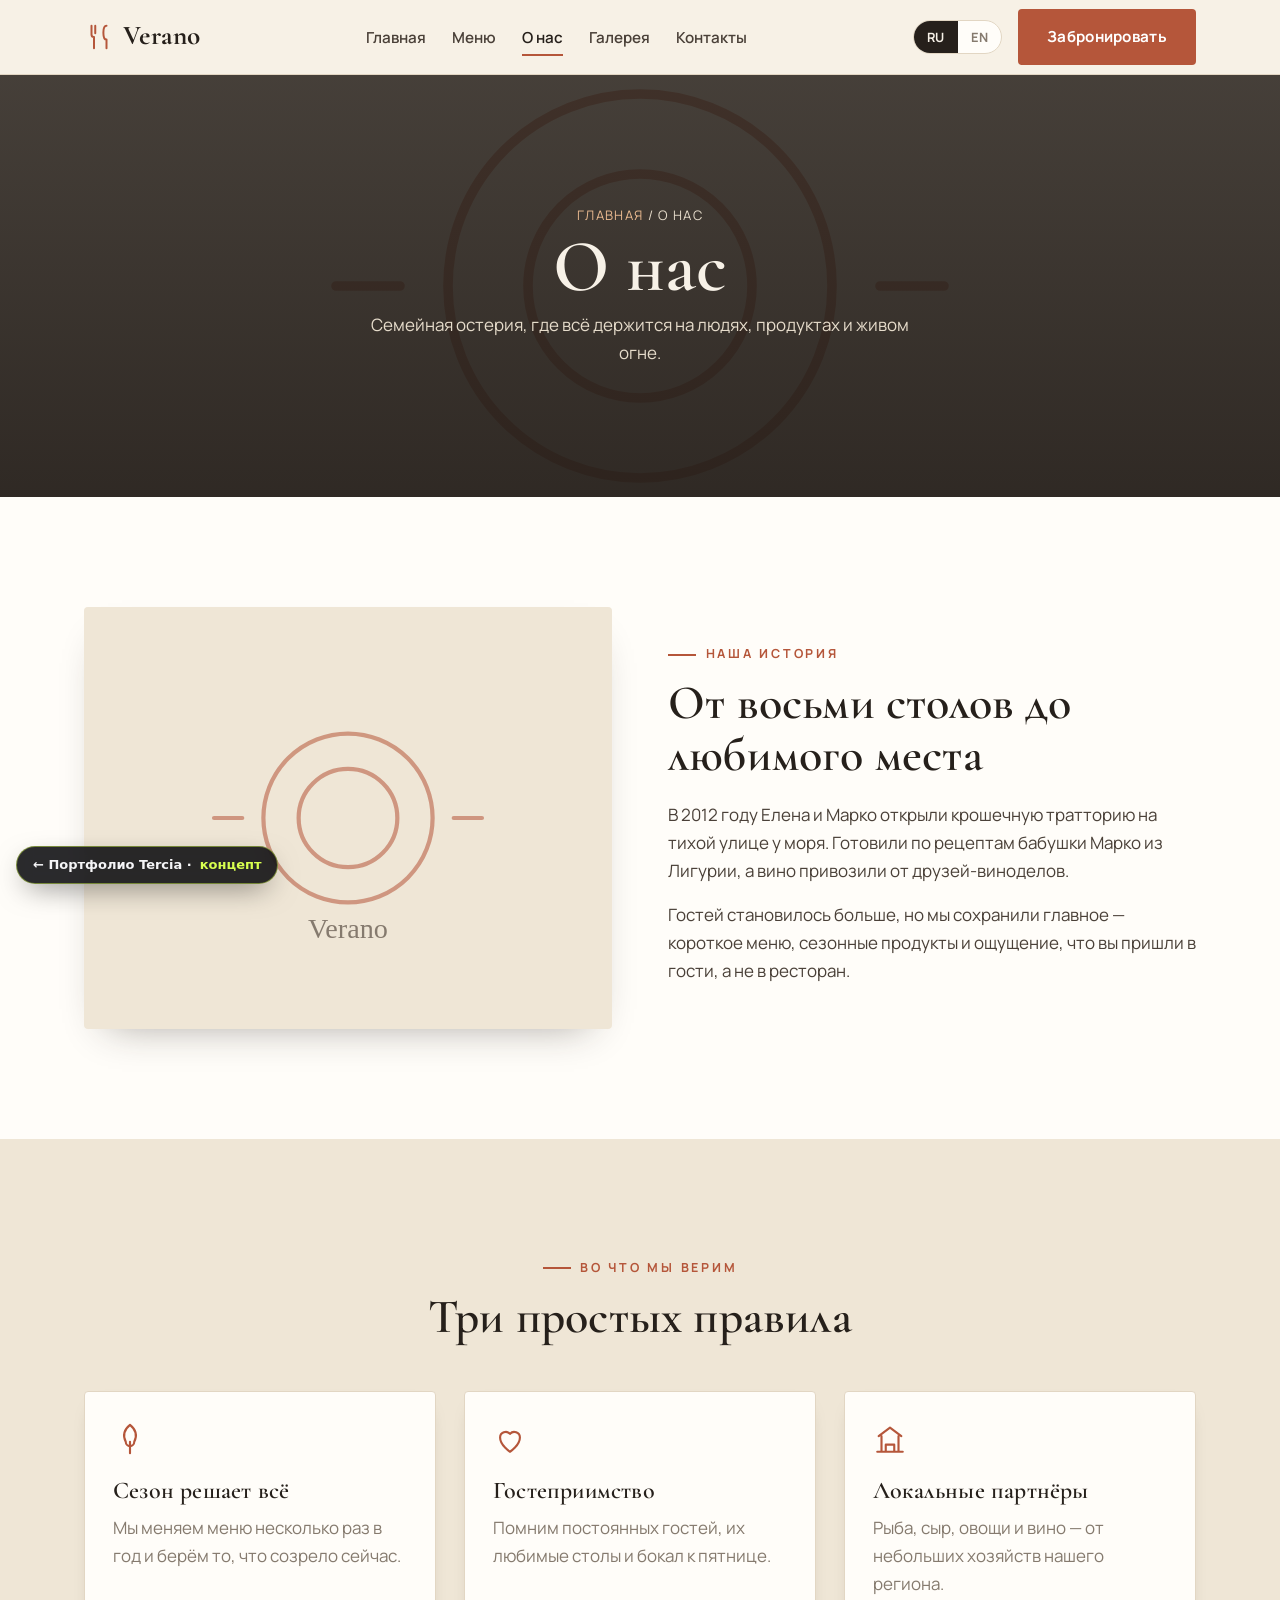
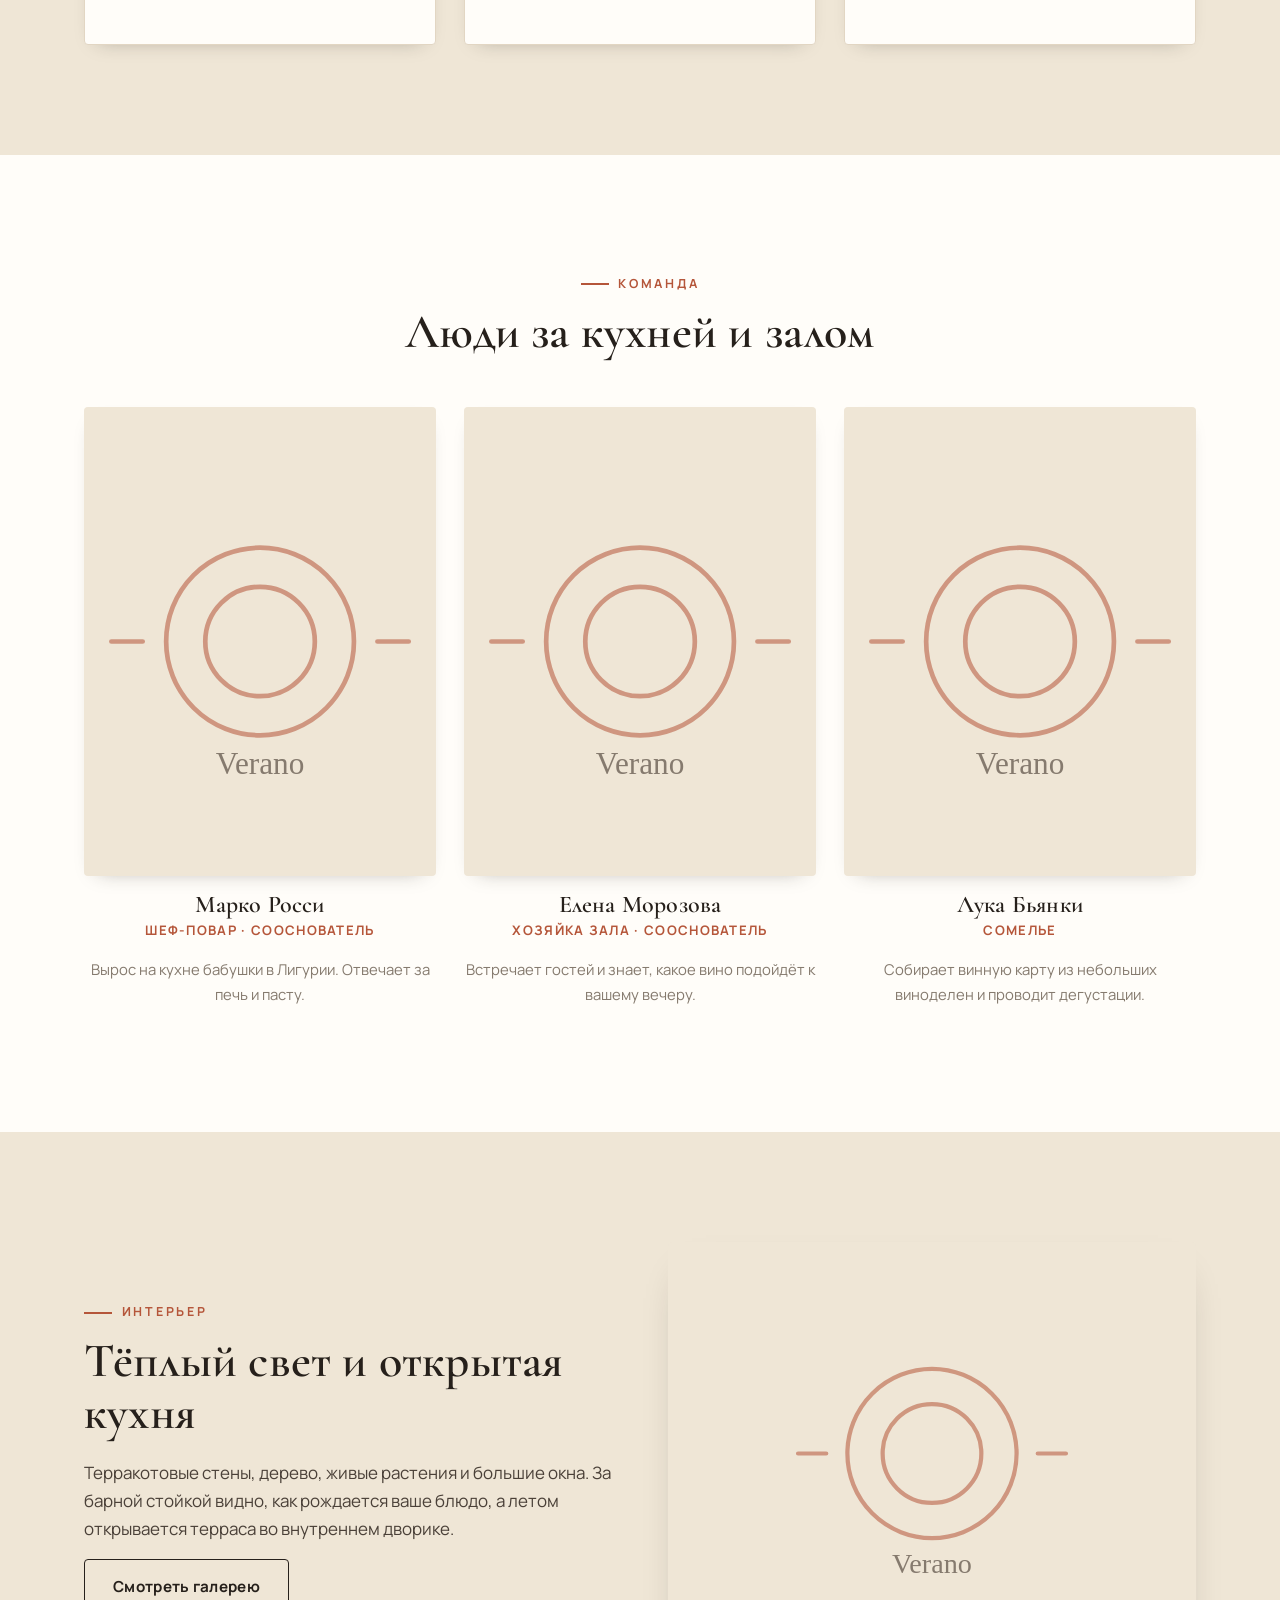
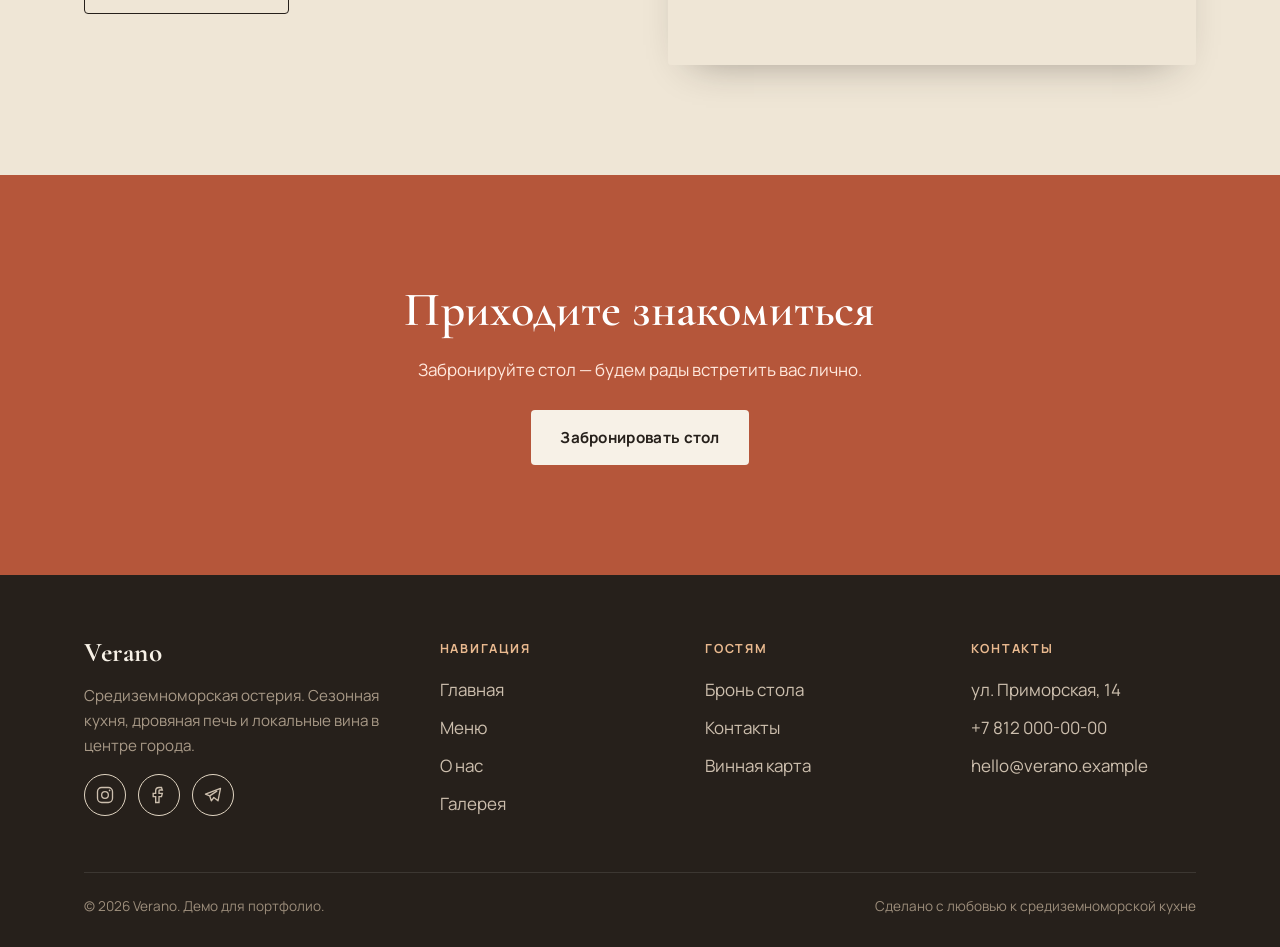
<file: portfolio/restaurant/about.html>
<!DOCTYPE html>
<html lang="ru">
<head>
<meta charset="utf-8">
<meta name="viewport" content="width=device-width, initial-scale=1">
<title>О нас — Verano</title>
<meta name="description" content="История остерии Verano, команда и интерьер. Семейное заведение средиземноморской кухни с 2012 года.">
<link rel="preconnect" href="https://fonts.googleapis.com">
<link rel="preconnect" href="https://fonts.gstatic.com" crossorigin>
<link href="https://fonts.googleapis.com/css2?family=Cormorant+Garamond:wght@500;600;700&family=Manrope:wght@400;500;600;700;800&display=swap" rel="stylesheet">
<link rel="icon" type="image/svg+xml" href="assets/img/favicon.svg">
<link rel="stylesheet" href="assets/css/style.css">
</head>
<body>

<header class="site-header">
  <div class="wrap">
    <nav class="nav" aria-label="Основная навигация">
      <a class="brand" href="index.html" aria-label="Verano — на главную">
        <span class="brand__mark">
          <svg viewBox="0 0 24 24" fill="none" stroke="currentColor" stroke-width="1.6" stroke-linecap="round" stroke-linejoin="round" aria-hidden="true"><path d="M6 3v7a2 2 0 0 0 2 2v9M6 3v6M9 3v6M18 3c-1.5 0-2.5 2-2.5 5.5S16 14 18 14v7"/></svg>
          <span><span class="brand__name">Verano</span></span>
        </span>
      </a>
      <ul class="nav__links">
        <li><a href="index.html" data-ru="Главная" data-en="Home">Главная</a></li>
        <li><a href="menu.html" data-ru="Меню" data-en="Menu">Меню</a></li>
        <li><a href="about.html" aria-current="page" data-ru="О нас" data-en="About">О нас</a></li>
        <li><a href="gallery.html" data-ru="Галерея" data-en="Gallery">Галерея</a></li>
        <li><a href="contacts.html" data-ru="Контакты" data-en="Contacts">Контакты</a></li>
      </ul>
      <div class="nav__right">
        <div class="lang-toggle" role="group" aria-label="Язык сайта">
          <button type="button" data-set-lang="ru" class="is-active">RU</button>
          <button type="button" data-set-lang="en">EN</button>
        </div>
        <a href="booking.html" class="btn btn--primary nav__cta-desktop" data-ru="Забронировать" data-en="Book a table">Забронировать</a>
        <button class="nav__toggle" aria-label="Меню" aria-expanded="false">
          <svg viewBox="0 0 24 24" fill="none" stroke="currentColor" stroke-width="1.8" stroke-linecap="round"><path d="M4 7h16M4 12h16M4 17h16"/></svg>
        </button>
      </div>
    </nav>
  </div>
</header>

<section class="page-banner">
  <div class="page-banner__media"><img src="https://images.unsplash.com/photo-1466978913421-dad2ebd01d17?auto=format&fit=crop&w=1600&q=80" alt=""></div>
  <div class="wrap">
    <div class="page-banner__inner">
      <p class="crumbs"><a href="index.html" data-ru="Главная" data-en="Home">Главная</a> / <span data-ru="О нас" data-en="About">О нас</span></p>
      <h1 data-ru="О нас" data-en="About us">О нас</h1>
      <p data-ru="Семейная остерия, где всё держится на людях, продуктах и живом огне." data-en="A family osteria built on people, produce and a live flame.">Семейная остерия, где всё держится на людях, продуктах и живом огне.</p>
    </div>
  </div>
</section>

<!-- Story -->
<section class="section section--paper">
  <div class="wrap">
    <div class="split reveal">
      <div class="split__media">
        <img src="https://images.unsplash.com/photo-1555396273-367ea4eb4db5?auto=format&fit=crop&w=1000&q=80" alt="Основатели остерии" data-ru-alt="Основатели остерии" data-en-alt="The founders of the osteria">
      </div>
      <div class="split__body">
        <span class="eyebrow" data-ru="Наша история" data-en="Our story">Наша история</span>
        <h2 data-ru="От восьми столов до любимого места" data-en="From eight tables to a favourite place">От восьми столов до любимого места</h2>
        <p data-ru="В 2012 году Елена и Марко открыли крошечную тратторию на тихой улице у моря. Готовили по рецептам бабушки Марко из Лигурии, а вино привозили от друзей-виноделов." data-en="In 2012 Elena and Marco opened a tiny trattoria on a quiet street near the sea. They cooked from Marco's grandmother's Ligurian recipes and brought wine from winemaker friends.">В 2012 году Елена и Марко открыли крошечную тратторию на тихой улице у моря. Готовили по рецептам бабушки Марко из Лигурии, а вино привозили от друзей-виноделов.</p>
        <p data-ru="Гостей становилось больше, но мы сохранили главное — короткое меню, сезонные продукты и ощущение, что вы пришли в гости, а не в ресторан." data-en="More guests came, yet we kept what matters — a short menu, seasonal produce and the feeling that you are a guest at home, not at a restaurant.">Гостей становилось больше, но мы сохранили главное — короткое меню, сезонные продукты и ощущение, что вы пришли в гости, а не в ресторан.</p>
      </div>
    </div>
  </div>
</section>

<!-- Values -->
<section class="section section--tint">
  <div class="wrap">
    <div class="section-head center reveal">
      <span class="eyebrow" data-ru="Во что мы верим" data-en="What we believe">Во что мы верим</span>
      <h2 data-ru="Три простых правила" data-en="Three simple rules">Три простых правила</h2>
    </div>
    <div class="dish-grid reveal">
      <div class="review">
        <svg viewBox="0 0 24 24" fill="none" stroke="var(--terracotta)" stroke-width="1.5" stroke-linecap="round" stroke-linejoin="round" style="width:34px;height:34px;margin-bottom:14px"><path d="M12 2C7 6 7 10 9 14a3 3 0 0 0 6 0c2-4 2-8-3-12Z"/><path d="M12 14v8"/></svg>
        <h3 data-ru="Сезон решает всё" data-en="The season decides">Сезон решает всё</h3>
        <p style="color:var(--muted)" data-ru="Мы меняем меню несколько раз в год и берём то, что созрело сейчас." data-en="We change the menu several times a year and take what is ripe right now.">Мы меняем меню несколько раз в год и берём то, что созрело сейчас.</p>
      </div>
      <div class="review">
        <svg viewBox="0 0 24 24" fill="none" stroke="var(--terracotta)" stroke-width="1.5" stroke-linecap="round" stroke-linejoin="round" style="width:34px;height:34px;margin-bottom:14px"><path d="M12 21s-7-4.5-7-10a4 4 0 0 1 7-2.6A4 4 0 0 1 19 11c0 5.5-7 10-7 10Z"/></svg>
        <h3 data-ru="Гостеприимство" data-en="Hospitality">Гостеприимство</h3>
        <p style="color:var(--muted)" data-ru="Помним постоянных гостей, их любимые столы и бокал к пятнице." data-en="We remember our regulars, their favourite tables and the Friday glass.">Помним постоянных гостей, их любимые столы и бокал к пятнице.</p>
      </div>
      <div class="review">
        <svg viewBox="0 0 24 24" fill="none" stroke="var(--terracotta)" stroke-width="1.5" stroke-linecap="round" stroke-linejoin="round" style="width:34px;height:34px;margin-bottom:14px"><path d="M3 21h18M6 21V10M18 21V10M4 10l8-6 8 6M9 21v-5h6v5"/></svg>
        <h3 data-ru="Локальные партнёры" data-en="Local partners">Локальные партнёры</h3>
        <p style="color:var(--muted)" data-ru="Рыба, сыр, овощи и вино — от небольших хозяйств нашего региона." data-en="Fish, cheese, vegetables and wine — from small farms in our region.">Рыба, сыр, овощи и вино — от небольших хозяйств нашего региона.</p>
      </div>
    </div>
  </div>
</section>

<!-- Team -->
<section class="section section--paper">
  <div class="wrap">
    <div class="section-head center reveal">
      <span class="eyebrow" data-ru="Команда" data-en="The team">Команда</span>
      <h2 data-ru="Люди за кухней и залом" data-en="The people behind the kitchen and floor">Люди за кухней и залом</h2>
    </div>
    <div class="team reveal">
      <div class="member">
        <div class="member__media"><img src="https://images.unsplash.com/photo-1577219491135-ce391730fb2c?auto=format&fit=crop&w=700&q=80" alt="Марко, шеф-повар"></div>
        <h3>Марко Росси</h3>
        <p class="member__role" data-ru="Шеф-повар · сооснователь" data-en="Head chef · co-founder">Шеф-повар · сооснователь</p>
        <p class="member__bio" data-ru="Вырос на кухне бабушки в Лигурии. Отвечает за печь и пасту." data-en="Grew up in his grandmother's kitchen in Liguria. Runs the oven and the pasta.">Вырос на кухне бабушки в Лигурии. Отвечает за печь и пасту.</p>
      </div>
      <div class="member">
        <div class="member__media"><img src="https://images.unsplash.com/photo-1573496359142-b8d87734a5a2?auto=format&fit=crop&w=700&q=80" alt="Елена, хозяйка зала"></div>
        <h3>Елена Морозова</h3>
        <p class="member__role" data-ru="Хозяйка зала · сооснователь" data-en="Host · co-founder">Хозяйка зала · сооснователь</p>
        <p class="member__bio" data-ru="Встречает гостей и знает, какое вино подойдёт к вашему вечеру." data-en="Welcomes guests and knows which wine suits your evening.">Встречает гостей и знает, какое вино подойдёт к вашему вечеру.</p>
      </div>
      <div class="member">
        <div class="member__media"><img src="https://images.unsplash.com/photo-1583394293214-28ded15ee548?auto=format&fit=crop&w=700&q=80" alt="Лука, сомелье"></div>
        <h3>Лука Бьянки</h3>
        <p class="member__role" data-ru="Сомелье" data-en="Sommelier">Сомелье</p>
        <p class="member__bio" data-ru="Собирает винную карту из небольших виноделен и проводит дегустации." data-en="Curates the wine list from small wineries and hosts tastings.">Собирает винную карту из небольших виноделен и проводит дегустации.</p>
      </div>
    </div>
  </div>
</section>

<!-- Interior -->
<section class="section section--tint">
  <div class="wrap">
    <div class="split reverse reveal">
      <div class="split__media">
        <img src="https://images.unsplash.com/photo-1559339352-11d035aa65de?auto=format&fit=crop&w=1000&q=80" alt="Интерьер зала" data-ru-alt="Интерьер зала" data-en-alt="The dining room interior">
      </div>
      <div class="split__body">
        <span class="eyebrow" data-ru="Интерьер" data-en="Interior">Интерьер</span>
        <h2 data-ru="Тёплый свет и открытая кухня" data-en="Warm light and an open kitchen">Тёплый свет и открытая кухня</h2>
        <p data-ru="Терракотовые стены, дерево, живые растения и большие окна. За барной стойкой видно, как рождается ваше блюдо, а летом открывается терраса во внутреннем дворике." data-en="Terracotta walls, wood, live plants and large windows. From the bar you can watch your dish come to life, and in summer the courtyard terrace opens.">Терракотовые стены, дерево, живые растения и большие окна. За барной стойкой видно, как рождается ваше блюдо, а летом открывается терраса во внутреннем дворике.</p>
        <a href="gallery.html" class="btn btn--ghost" data-ru="Смотреть галерею" data-en="See the gallery">Смотреть галерею</a>
      </div>
    </div>
  </div>
</section>

<section class="section cta-band">
  <div class="wrap">
    <h2 data-ru="Приходите знакомиться" data-en="Come and say hello">Приходите знакомиться</h2>
    <p data-ru="Забронируйте стол — будем рады встретить вас лично." data-en="Reserve a table — we'd love to meet you in person.">Забронируйте стол — будем рады встретить вас лично.</p>
    <a href="booking.html" class="btn btn--light" data-ru="Забронировать стол" data-en="Reserve a table">Забронировать стол</a>
  </div>
</section>

<footer class="site-footer">
  <div class="wrap">
    <div class="footer-grid">
      <div>
        <span class="brand__name">Verano</span>
        <p style="margin-top:14px" data-ru="Средиземноморская остерия. Сезонная кухня, дровяная печь и локальные вина в центре города." data-en="Mediterranean osteria. Seasonal cooking, a wood-fired oven and local wines in the city centre.">Средиземноморская остерия. Сезонная кухня, дровяная печь и локальные вина в центре города.</p>
        <div class="socials">
          <a href="#" aria-label="Instagram"><svg viewBox="0 0 24 24" fill="none" stroke="currentColor" stroke-width="1.6"><rect x="3" y="3" width="18" height="18" rx="5"/><circle cx="12" cy="12" r="4"/><circle cx="17.5" cy="6.5" r="1" fill="currentColor" stroke="none"/></svg></a>
          <a href="#" aria-label="Facebook"><svg viewBox="0 0 24 24" fill="none" stroke="currentColor" stroke-width="1.6"><path d="M15 3h-3a4 4 0 0 0-4 4v3H5v4h3v7h4v-7h3l1-4h-4V7a1 1 0 0 1 1-1h3Z"/></svg></a>
          <a href="#" aria-label="Telegram"><svg viewBox="0 0 24 24" fill="none" stroke="currentColor" stroke-width="1.6" stroke-linejoin="round"><path d="M21 4 3 11l5 2 2 6 3-4 5 4Z"/><path d="M8 13l9-6"/></svg></a>
        </div>
      </div>
      <div>
        <h5 data-ru="Навигация" data-en="Navigation">Навигация</h5>
        <ul>
          <li><a href="index.html" data-ru="Главная" data-en="Home">Главная</a></li>
          <li><a href="menu.html" data-ru="Меню" data-en="Menu">Меню</a></li>
          <li><a href="about.html" data-ru="О нас" data-en="About">О нас</a></li>
          <li><a href="gallery.html" data-ru="Галерея" data-en="Gallery">Галерея</a></li>
        </ul>
      </div>
      <div>
        <h5 data-ru="Гостям" data-en="For guests">Гостям</h5>
        <ul>
          <li><a href="booking.html" data-ru="Бронь стола" data-en="Book a table">Бронь стола</a></li>
          <li><a href="contacts.html" data-ru="Контакты" data-en="Contacts">Контакты</a></li>
          <li><a href="menu.html" data-ru="Винная карта" data-en="Wine list">Винная карта</a></li>
        </ul>
      </div>
      <div>
        <h5 data-ru="Контакты" data-en="Contacts">Контакты</h5>
        <ul>
          <li data-ru="ул. Приморская, 14" data-en="14 Primorskaya St.">ул. Приморская, 14</li>
          <li><a href="tel:+78120000000">+7 812 000-00-00</a></li>
          <li><a href="mailto:hello@verano.example">hello@verano.example</a></li>
        </ul>
      </div>
    </div>
    <div class="footer-bottom">
      <span>© <span id="year">2026</span> Verano. <span data-ru="Демо для портфолио." data-en="Portfolio demo.">Демо для портфолио.</span></span>
      <span data-ru="Сделано с любовью к средиземноморской кухне" data-en="Made with love for Mediterranean food">Сделано с любовью к средиземноморской кухне</span>
    </div>
  </div>
</footer>

<script src="assets/js/main.js"></script>

<a href="../" class="tercia-back" style="position:fixed;left:16px;bottom:16px;z-index:2147483000;display:inline-flex;align-items:center;gap:8px;padding:10px 16px;border-radius:999px;background:rgba(7,7,11,.86);color:#F5F5F7;border:1px solid rgba(216,255,79,.45);font:600 13px/1.2 system-ui,-apple-system,sans-serif;text-decoration:none;box-shadow:0 10px 30px -10px rgba(0,0,0,.6);backdrop-filter:blur(8px)">← Портфолио Tercia · <span style="color:#D8FF4F">концепт</span></a>
</body>
</html>
</file>
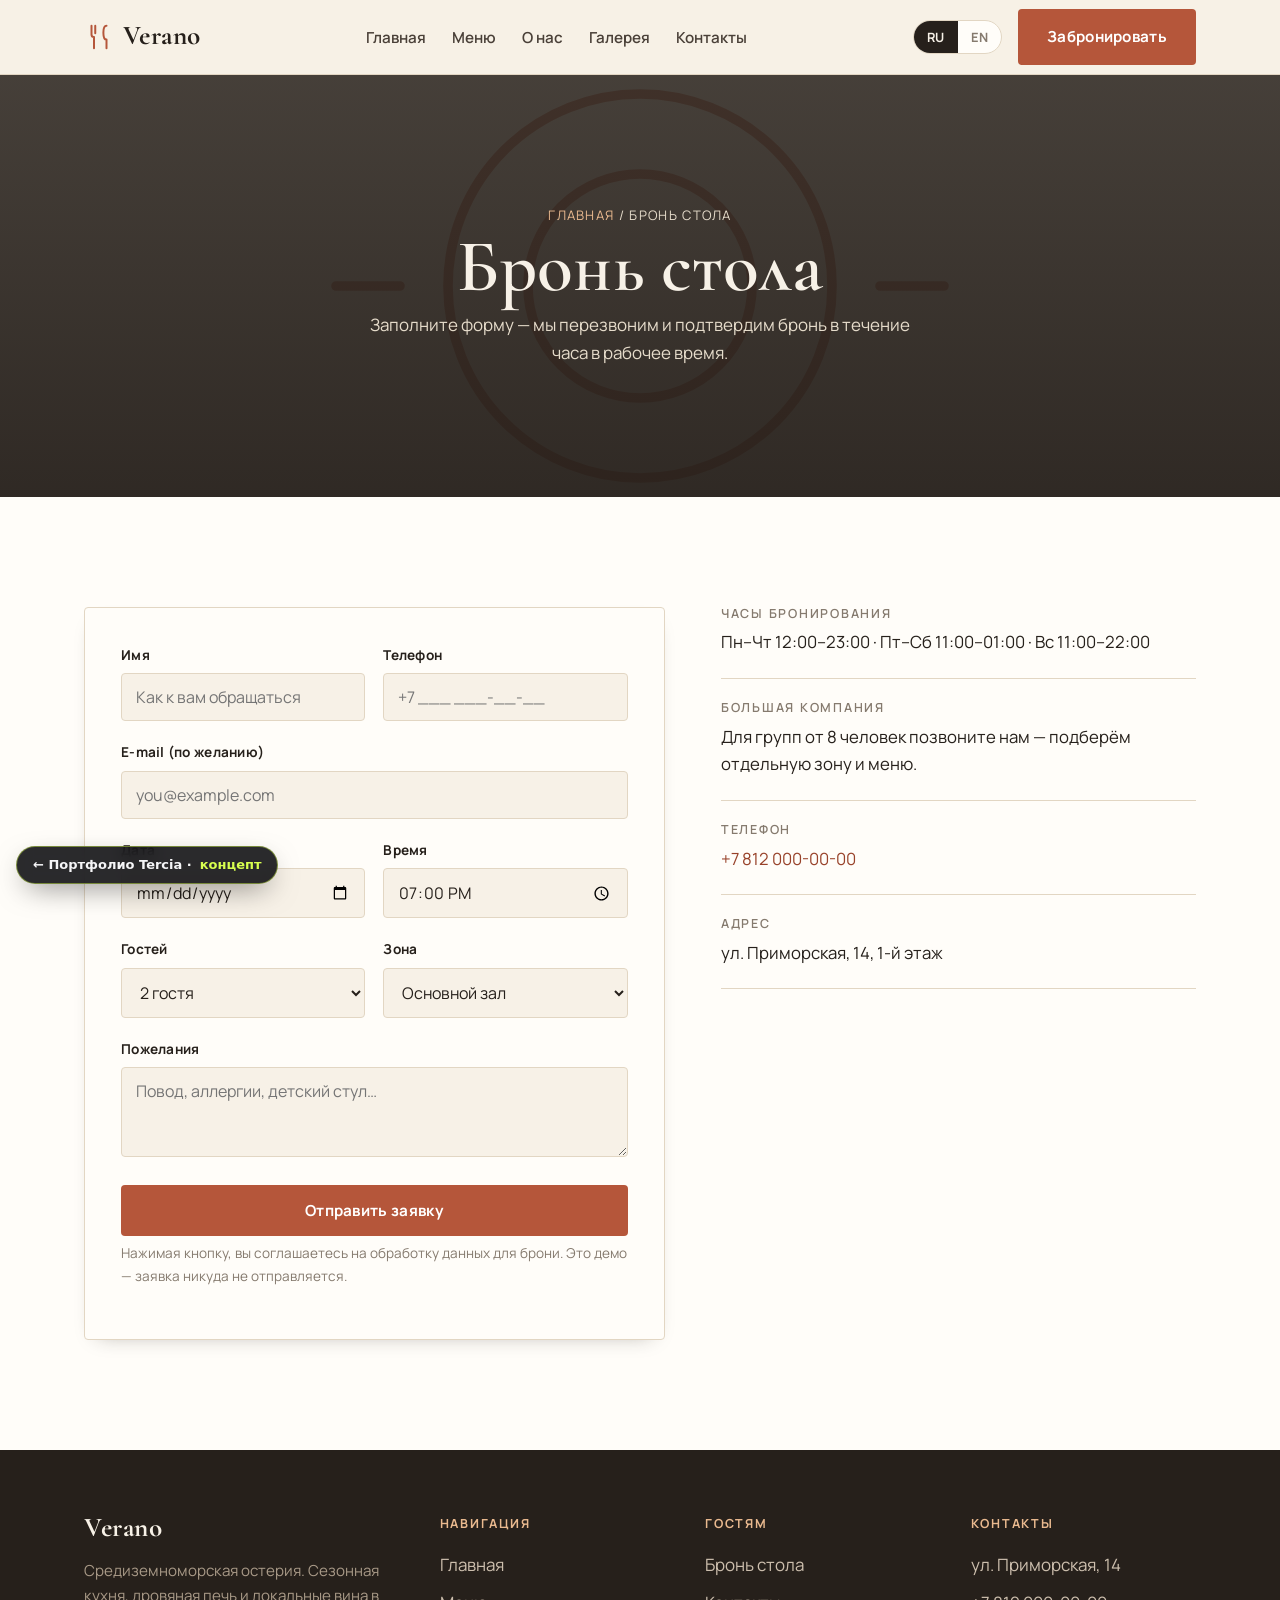
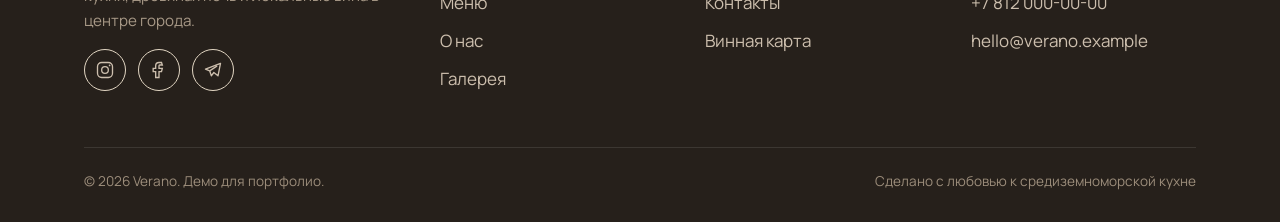
<file: portfolio/restaurant/booking.html>
<!DOCTYPE html>
<html lang="ru">
<head>
<meta charset="utf-8">
<meta name="viewport" content="width=device-width, initial-scale=1">
<title>Бронь стола — Verano</title>
<meta name="description" content="Забронируйте стол в остерии Verano: выберите дату, время и число гостей. Мы подтвердим бронь по телефону.">
<link rel="preconnect" href="https://fonts.googleapis.com">
<link rel="preconnect" href="https://fonts.gstatic.com" crossorigin>
<link href="https://fonts.googleapis.com/css2?family=Cormorant+Garamond:wght@500;600;700&family=Manrope:wght@400;500;600;700;800&display=swap" rel="stylesheet">
<link rel="icon" type="image/svg+xml" href="assets/img/favicon.svg">
<link rel="stylesheet" href="assets/css/style.css">
</head>
<body>

<header class="site-header">
  <div class="wrap">
    <nav class="nav" aria-label="Основная навигация">
      <a class="brand" href="index.html" aria-label="Verano — на главную">
        <span class="brand__mark">
          <svg viewBox="0 0 24 24" fill="none" stroke="currentColor" stroke-width="1.6" stroke-linecap="round" stroke-linejoin="round" aria-hidden="true"><path d="M6 3v7a2 2 0 0 0 2 2v9M6 3v6M9 3v6M18 3c-1.5 0-2.5 2-2.5 5.5S16 14 18 14v7"/></svg>
          <span><span class="brand__name">Verano</span></span>
        </span>
      </a>
      <ul class="nav__links">
        <li><a href="index.html" data-ru="Главная" data-en="Home">Главная</a></li>
        <li><a href="menu.html" data-ru="Меню" data-en="Menu">Меню</a></li>
        <li><a href="about.html" data-ru="О нас" data-en="About">О нас</a></li>
        <li><a href="gallery.html" data-ru="Галерея" data-en="Gallery">Галерея</a></li>
        <li><a href="contacts.html" data-ru="Контакты" data-en="Contacts">Контакты</a></li>
      </ul>
      <div class="nav__right">
        <div class="lang-toggle" role="group" aria-label="Язык сайта">
          <button type="button" data-set-lang="ru" class="is-active">RU</button>
          <button type="button" data-set-lang="en">EN</button>
        </div>
        <a href="booking.html" class="btn btn--primary nav__cta-desktop" data-ru="Забронировать" data-en="Book a table">Забронировать</a>
        <button class="nav__toggle" aria-label="Меню" aria-expanded="false">
          <svg viewBox="0 0 24 24" fill="none" stroke="currentColor" stroke-width="1.8" stroke-linecap="round"><path d="M4 7h16M4 12h16M4 17h16"/></svg>
        </button>
      </div>
    </nav>
  </div>
</header>

<section class="page-banner">
  <div class="page-banner__media"><img src="https://images.unsplash.com/photo-1424847651672-bf20a4b0982b?auto=format&fit=crop&w=1600&q=80" alt=""></div>
  <div class="wrap">
    <div class="page-banner__inner">
      <p class="crumbs"><a href="index.html" data-ru="Главная" data-en="Home">Главная</a> / <span data-ru="Бронь стола" data-en="Reservation">Бронь стола</span></p>
      <h1 data-ru="Бронь стола" data-en="Reserve a table">Бронь стола</h1>
      <p data-ru="Заполните форму — мы перезвоним и подтвердим бронь в течение часа в рабочее время." data-en="Fill in the form — we'll call back and confirm within an hour during opening hours.">Заполните форму — мы перезвоним и подтвердим бронь в течение часа в рабочее время.</p>
    </div>
  </div>
</section>

<section class="section section--paper">
  <div class="wrap">
    <div class="booking-layout">
      <!-- Form -->
      <div class="form-card reveal">
        <form id="booking-form" novalidate>
          <div class="field-row">
            <div class="field">
              <label for="bf-name" data-ru="Имя" data-en="Name">Имя</label>
              <input id="bf-name" name="name" type="text" required data-ru-ph="Как к вам обращаться" data-en-ph="Your name" placeholder="Как к вам обращаться">
            </div>
            <div class="field">
              <label for="bf-phone" data-ru="Телефон" data-en="Phone">Телефон</label>
              <input id="bf-phone" name="phone" type="tel" required data-ru-ph="+7 ___ ___-__-__" data-en-ph="+7 ___ ___-__-__" placeholder="+7 ___ ___-__-__">
            </div>
          </div>

          <div class="field">
            <label for="bf-email" data-ru="E-mail (по желанию)" data-en="E-mail (optional)">E-mail (по желанию)</label>
            <input id="bf-email" name="email" type="email" data-ru-ph="you@example.com" data-en-ph="you@example.com" placeholder="you@example.com">
          </div>

          <div class="field-row">
            <div class="field">
              <label for="bf-date" data-ru="Дата" data-en="Date">Дата</label>
              <input id="bf-date" name="date" type="date" required>
            </div>
            <div class="field">
              <label for="bf-time" data-ru="Время" data-en="Time">Время</label>
              <input id="bf-time" name="time" type="time" required value="19:00">
            </div>
          </div>

          <div class="field-row">
            <div class="field">
              <label for="bf-guests" data-ru="Гостей" data-en="Guests">Гостей</label>
              <select id="bf-guests" name="guests" required>
                <option value="1" data-ru="1 гость" data-en="1 guest">1 гость</option>
                <option value="2" selected data-ru="2 гостя" data-en="2 guests">2 гостя</option>
                <option value="3" data-ru="3 гостя" data-en="3 guests">3 гостя</option>
                <option value="4" data-ru="4 гостя" data-en="4 guests">4 гостя</option>
                <option value="5" data-ru="5 гостей" data-en="5 guests">5 гостей</option>
                <option value="6" data-ru="6 гостей" data-en="6 guests">6 гостей</option>
                <option value="7+" data-ru="7 и более" data-en="7 or more">7 и более</option>
              </select>
            </div>
            <div class="field">
              <label for="bf-area" data-ru="Зона" data-en="Area">Зона</label>
              <select id="bf-area" name="area">
                <option value="hall" data-ru="Основной зал" data-en="Main hall">Основной зал</option>
                <option value="window" data-ru="Столик у окна" data-en="By the window">Столик у окна</option>
                <option value="terrace" data-ru="Терраса (лето)" data-en="Terrace (summer)">Терраса (лето)</option>
                <option value="bar" data-ru="Барная стойка" data-en="Bar counter">Барная стойка</option>
              </select>
            </div>
          </div>

          <div class="field">
            <label for="bf-note" data-ru="Пожелания" data-en="Notes">Пожелания</label>
            <textarea id="bf-note" name="note" data-ru-ph="Повод, аллергии, детский стул…" data-en-ph="Occasion, allergies, high chair…" placeholder="Повод, аллергии, детский стул…"></textarea>
          </div>

          <button type="submit" class="btn btn--primary btn--wide" data-ru="Отправить заявку" data-en="Send request">Отправить заявку
            <svg viewBox="0 0 24 24" fill="none" stroke="currentColor" stroke-width="1.8" stroke-linecap="round" stroke-linejoin="round"><path d="M5 12h14M13 6l6 6-6 6"/></svg>
          </button>
          <p class="form-note" data-ru="Нажимая кнопку, вы соглашаетесь на обработку данных для брони. Это демо — заявка никуда не отправляется." data-en="By submitting you agree to processing your data for the booking. This is a demo — nothing is actually sent.">Нажимая кнопку, вы соглашаетесь на обработку данных для брони. Это демо — заявка никуда не отправляется.</p>

          <div class="form-success" role="status" data-ru="Спасибо! Заявка принята. В настоящем сайте она уходит на почту ресторана, и вам перезвонят для подтверждения." data-en="Thank you! Your request is received. On a live site it is emailed to the restaurant and you'll get a confirmation call.">Спасибо! Заявка принята. В настоящем сайте она уходит на почту ресторана, и вам перезвонят для подтверждения.</div>
        </form>
      </div>

      <!-- Aside -->
      <aside class="booking-aside reveal">
        <div class="info-block">
          <h4 data-ru="Часы бронирования" data-en="Booking hours">Часы бронирования</h4>
          <p data-ru="Пн–Чт 12:00–23:00 · Пт–Сб 11:00–01:00 · Вс 11:00–22:00" data-en="Mon–Thu 12:00–23:00 · Fri–Sat 11:00–01:00 · Sun 11:00–22:00">Пн–Чт 12:00–23:00 · Пт–Сб 11:00–01:00 · Вс 11:00–22:00</p>
        </div>
        <div class="info-block">
          <h4 data-ru="Большая компания" data-en="Large party">Большая компания</h4>
          <p data-ru="Для групп от 8 человек позвоните нам — подберём отдельную зону и меню." data-en="For parties of 8 or more, call us — we'll arrange a separate area and menu.">Для групп от 8 человек позвоните нам — подберём отдельную зону и меню.</p>
        </div>
        <div class="info-block">
          <h4 data-ru="Телефон" data-en="Phone">Телефон</h4>
          <p><a href="tel:+78120000000">+7 812 000-00-00</a></p>
        </div>
        <div class="info-block">
          <h4 data-ru="Адрес" data-en="Address">Адрес</h4>
          <p data-ru="ул. Приморская, 14, 1-й этаж" data-en="14 Primorskaya St., ground floor">ул. Приморская, 14, 1-й этаж</p>
        </div>
      </aside>
    </div>
  </div>
</section>

<footer class="site-footer">
  <div class="wrap">
    <div class="footer-grid">
      <div>
        <span class="brand__name">Verano</span>
        <p style="margin-top:14px" data-ru="Средиземноморская остерия. Сезонная кухня, дровяная печь и локальные вина в центре города." data-en="Mediterranean osteria. Seasonal cooking, a wood-fired oven and local wines in the city centre.">Средиземноморская остерия. Сезонная кухня, дровяная печь и локальные вина в центре города.</p>
        <div class="socials">
          <a href="#" aria-label="Instagram"><svg viewBox="0 0 24 24" fill="none" stroke="currentColor" stroke-width="1.6"><rect x="3" y="3" width="18" height="18" rx="5"/><circle cx="12" cy="12" r="4"/><circle cx="17.5" cy="6.5" r="1" fill="currentColor" stroke="none"/></svg></a>
          <a href="#" aria-label="Facebook"><svg viewBox="0 0 24 24" fill="none" stroke="currentColor" stroke-width="1.6"><path d="M15 3h-3a4 4 0 0 0-4 4v3H5v4h3v7h4v-7h3l1-4h-4V7a1 1 0 0 1 1-1h3Z"/></svg></a>
          <a href="#" aria-label="Telegram"><svg viewBox="0 0 24 24" fill="none" stroke="currentColor" stroke-width="1.6" stroke-linejoin="round"><path d="M21 4 3 11l5 2 2 6 3-4 5 4Z"/><path d="M8 13l9-6"/></svg></a>
        </div>
      </div>
      <div>
        <h5 data-ru="Навигация" data-en="Navigation">Навигация</h5>
        <ul>
          <li><a href="index.html" data-ru="Главная" data-en="Home">Главная</a></li>
          <li><a href="menu.html" data-ru="Меню" data-en="Menu">Меню</a></li>
          <li><a href="about.html" data-ru="О нас" data-en="About">О нас</a></li>
          <li><a href="gallery.html" data-ru="Галерея" data-en="Gallery">Галерея</a></li>
        </ul>
      </div>
      <div>
        <h5 data-ru="Гостям" data-en="For guests">Гостям</h5>
        <ul>
          <li><a href="booking.html" data-ru="Бронь стола" data-en="Book a table">Бронь стола</a></li>
          <li><a href="contacts.html" data-ru="Контакты" data-en="Contacts">Контакты</a></li>
          <li><a href="menu.html" data-ru="Винная карта" data-en="Wine list">Винная карта</a></li>
        </ul>
      </div>
      <div>
        <h5 data-ru="Контакты" data-en="Contacts">Контакты</h5>
        <ul>
          <li data-ru="ул. Приморская, 14" data-en="14 Primorskaya St.">ул. Приморская, 14</li>
          <li><a href="tel:+78120000000">+7 812 000-00-00</a></li>
          <li><a href="mailto:hello@verano.example">hello@verano.example</a></li>
        </ul>
      </div>
    </div>
    <div class="footer-bottom">
      <span>© <span id="year">2026</span> Verano. <span data-ru="Демо для портфолио." data-en="Portfolio demo.">Демо для портфолио.</span></span>
      <span data-ru="Сделано с любовью к средиземноморской кухне" data-en="Made with love for Mediterranean food">Сделано с любовью к средиземноморской кухне</span>
    </div>
  </div>
</footer>

<script src="assets/js/main.js"></script>

<a href="../" class="tercia-back" style="position:fixed;left:16px;bottom:16px;z-index:2147483000;display:inline-flex;align-items:center;gap:8px;padding:10px 16px;border-radius:999px;background:rgba(7,7,11,.86);color:#F5F5F7;border:1px solid rgba(216,255,79,.45);font:600 13px/1.2 system-ui,-apple-system,sans-serif;text-decoration:none;box-shadow:0 10px 30px -10px rgba(0,0,0,.6);backdrop-filter:blur(8px)">← Портфолио Tercia · <span style="color:#D8FF4F">концепт</span></a>
</body>
</html>
</file>
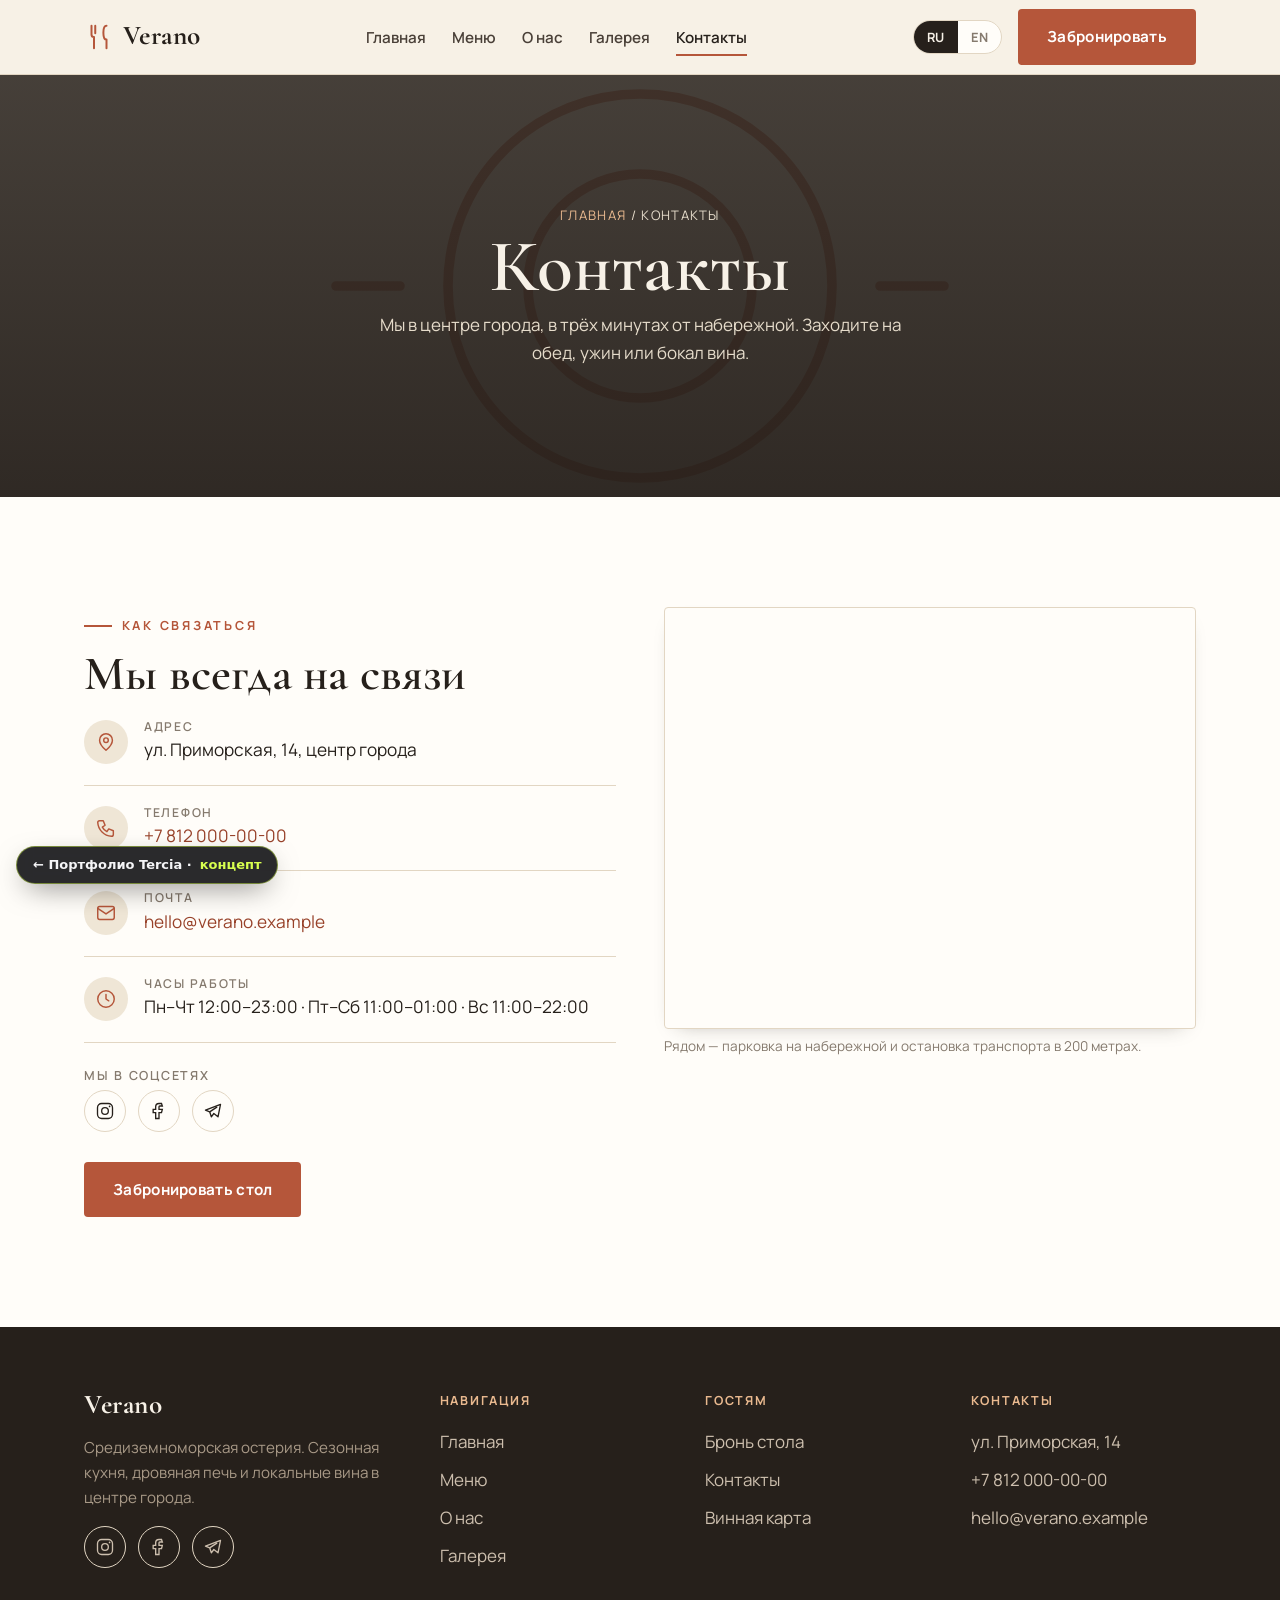
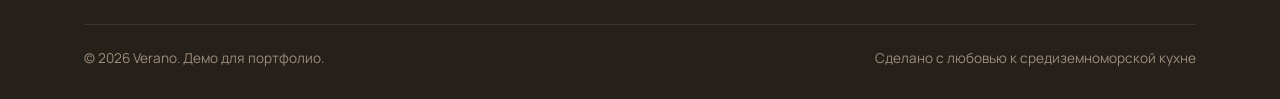
<file: portfolio/restaurant/contacts.html>
<!DOCTYPE html>
<html lang="ru">
<head>
<meta charset="utf-8">
<meta name="viewport" content="width=device-width, initial-scale=1">
<title>Контакты — Verano</title>
<meta name="description" content="Адрес, телефон, e-mail, соцсети и карта остерии Verano. Как нас найти и когда мы работаем.">
<link rel="preconnect" href="https://fonts.googleapis.com">
<link rel="preconnect" href="https://fonts.gstatic.com" crossorigin>
<link href="https://fonts.googleapis.com/css2?family=Cormorant+Garamond:wght@500;600;700&family=Manrope:wght@400;500;600;700;800&display=swap" rel="stylesheet">
<link rel="icon" type="image/svg+xml" href="assets/img/favicon.svg">
<link rel="stylesheet" href="assets/css/style.css">
</head>
<body>

<header class="site-header">
  <div class="wrap">
    <nav class="nav" aria-label="Основная навигация">
      <a class="brand" href="index.html" aria-label="Verano — на главную">
        <span class="brand__mark">
          <svg viewBox="0 0 24 24" fill="none" stroke="currentColor" stroke-width="1.6" stroke-linecap="round" stroke-linejoin="round" aria-hidden="true"><path d="M6 3v7a2 2 0 0 0 2 2v9M6 3v6M9 3v6M18 3c-1.5 0-2.5 2-2.5 5.5S16 14 18 14v7"/></svg>
          <span><span class="brand__name">Verano</span></span>
        </span>
      </a>
      <ul class="nav__links">
        <li><a href="index.html" data-ru="Главная" data-en="Home">Главная</a></li>
        <li><a href="menu.html" data-ru="Меню" data-en="Menu">Меню</a></li>
        <li><a href="about.html" data-ru="О нас" data-en="About">О нас</a></li>
        <li><a href="gallery.html" data-ru="Галерея" data-en="Gallery">Галерея</a></li>
        <li><a href="contacts.html" aria-current="page" data-ru="Контакты" data-en="Contacts">Контакты</a></li>
      </ul>
      <div class="nav__right">
        <div class="lang-toggle" role="group" aria-label="Язык сайта">
          <button type="button" data-set-lang="ru" class="is-active">RU</button>
          <button type="button" data-set-lang="en">EN</button>
        </div>
        <a href="booking.html" class="btn btn--primary nav__cta-desktop" data-ru="Забронировать" data-en="Book a table">Забронировать</a>
        <button class="nav__toggle" aria-label="Меню" aria-expanded="false">
          <svg viewBox="0 0 24 24" fill="none" stroke="currentColor" stroke-width="1.8" stroke-linecap="round"><path d="M4 7h16M4 12h16M4 17h16"/></svg>
        </button>
      </div>
    </nav>
  </div>
</header>

<section class="page-banner">
  <div class="page-banner__media"><img src="https://images.unsplash.com/photo-1428515613728-6b4607e44363?auto=format&fit=crop&w=1600&q=80" alt=""></div>
  <div class="wrap">
    <div class="page-banner__inner">
      <p class="crumbs"><a href="index.html" data-ru="Главная" data-en="Home">Главная</a> / <span data-ru="Контакты" data-en="Contacts">Контакты</span></p>
      <h1 data-ru="Контакты" data-en="Contacts">Контакты</h1>
      <p data-ru="Мы в центре города, в трёх минутах от набережной. Заходите на обед, ужин или бокал вина." data-en="We're in the city centre, three minutes from the embankment. Drop by for lunch, dinner or a glass of wine.">Мы в центре города, в трёх минутах от набережной. Заходите на обед, ужин или бокал вина.</p>
    </div>
  </div>
</section>

<section class="section section--paper">
  <div class="wrap">
    <div class="contact-grid">
      <div class="reveal">
        <span class="eyebrow" data-ru="Как связаться" data-en="Get in touch">Как связаться</span>
        <h2 data-ru="Мы всегда на связи" data-en="We're always in touch">Мы всегда на связи</h2>
        <ul class="contact-list">
          <li>
            <span class="ic"><svg viewBox="0 0 24 24" fill="none" stroke="currentColor" stroke-width="1.6" stroke-linecap="round" stroke-linejoin="round"><path d="M12 21s-7-6-7-11a7 7 0 0 1 14 0c0 5-7 11-7 11Z"/><circle cx="12" cy="10" r="2.5"/></svg></span>
            <div><h4 data-ru="Адрес" data-en="Address">Адрес</h4><p data-ru="ул. Приморская, 14, центр города" data-en="14 Primorskaya St., city centre">ул. Приморская, 14, центр города</p></div>
          </li>
          <li>
            <span class="ic"><svg viewBox="0 0 24 24" fill="none" stroke="currentColor" stroke-width="1.6" stroke-linecap="round" stroke-linejoin="round"><path d="M5 4h4l2 5-3 2a12 12 0 0 0 5 5l2-3 5 2v4a2 2 0 0 1-2 2A16 16 0 0 1 3 6a2 2 0 0 1 2-2Z"/></svg></span>
            <div><h4 data-ru="Телефон" data-en="Phone">Телефон</h4><p><a href="tel:+78120000000">+7 812 000-00-00</a></p></div>
          </li>
          <li>
            <span class="ic"><svg viewBox="0 0 24 24" fill="none" stroke="currentColor" stroke-width="1.6" stroke-linecap="round" stroke-linejoin="round"><rect x="3" y="5" width="18" height="14" rx="2"/><path d="m3 7 9 6 9-6"/></svg></span>
            <div><h4 data-ru="Почта" data-en="E-mail">Почта</h4><p><a href="mailto:hello@verano.example">hello@verano.example</a></p></div>
          </li>
          <li>
            <span class="ic"><svg viewBox="0 0 24 24" fill="none" stroke="currentColor" stroke-width="1.6" stroke-linecap="round" stroke-linejoin="round"><circle cx="12" cy="12" r="9"/><path d="M12 7v5l3 2"/></svg></span>
            <div><h4 data-ru="Часы работы" data-en="Opening hours">Часы работы</h4><p data-ru="Пн–Чт 12:00–23:00 · Пт–Сб 11:00–01:00 · Вс 11:00–22:00" data-en="Mon–Thu 12:00–23:00 · Fri–Sat 11:00–01:00 · Sun 11:00–22:00">Пн–Чт 12:00–23:00 · Пт–Сб 11:00–01:00 · Вс 11:00–22:00</p></div>
          </li>
        </ul>

        <h4 style="margin-top:26px; font-family:var(--sans); font-size:.78rem; letter-spacing:.14em; text-transform:uppercase; color:var(--muted)" data-ru="Мы в соцсетях" data-en="Follow us">Мы в соцсетях</h4>
        <div class="socials">
          <a href="#" aria-label="Instagram"><svg viewBox="0 0 24 24" fill="none" stroke="currentColor" stroke-width="1.6"><rect x="3" y="3" width="18" height="18" rx="5"/><circle cx="12" cy="12" r="4"/><circle cx="17.5" cy="6.5" r="1" fill="currentColor" stroke="none"/></svg></a>
          <a href="#" aria-label="Facebook"><svg viewBox="0 0 24 24" fill="none" stroke="currentColor" stroke-width="1.6"><path d="M15 3h-3a4 4 0 0 0-4 4v3H5v4h3v7h4v-7h3l1-4h-4V7a1 1 0 0 1 1-1h3Z"/></svg></a>
          <a href="#" aria-label="Telegram"><svg viewBox="0 0 24 24" fill="none" stroke="currentColor" stroke-width="1.6" stroke-linejoin="round"><path d="M21 4 3 11l5 2 2 6 3-4 5 4Z"/><path d="M8 13l9-6"/></svg></a>
        </div>

        <div style="margin-top:30px">
          <a href="booking.html" class="btn btn--primary" data-ru="Забронировать стол" data-en="Reserve a table">Забронировать стол</a>
        </div>
      </div>

      <div class="reveal">
        <div class="map-embed">
          <iframe title="Карта — Verano" loading="lazy" referrerpolicy="no-referrer-when-downgrade"
            src="https://www.openstreetmap.org/export/embed.html?bbox=30.30%2C59.93%2C30.34%2C59.95&amp;layer=mapnik&amp;marker=59.94%2C30.32"></iframe>
        </div>
        <p class="form-note" data-ru="Рядом — парковка на набережной и остановка транспорта в 200 метрах." data-en="Nearby — embankment parking and a transport stop 200 metres away.">Рядом — парковка на набережной и остановка транспорта в 200 метрах.</p>
      </div>
    </div>
  </div>
</section>

<footer class="site-footer">
  <div class="wrap">
    <div class="footer-grid">
      <div>
        <span class="brand__name">Verano</span>
        <p style="margin-top:14px" data-ru="Средиземноморская остерия. Сезонная кухня, дровяная печь и локальные вина в центре города." data-en="Mediterranean osteria. Seasonal cooking, a wood-fired oven and local wines in the city centre.">Средиземноморская остерия. Сезонная кухня, дровяная печь и локальные вина в центре города.</p>
        <div class="socials">
          <a href="#" aria-label="Instagram"><svg viewBox="0 0 24 24" fill="none" stroke="currentColor" stroke-width="1.6"><rect x="3" y="3" width="18" height="18" rx="5"/><circle cx="12" cy="12" r="4"/><circle cx="17.5" cy="6.5" r="1" fill="currentColor" stroke="none"/></svg></a>
          <a href="#" aria-label="Facebook"><svg viewBox="0 0 24 24" fill="none" stroke="currentColor" stroke-width="1.6"><path d="M15 3h-3a4 4 0 0 0-4 4v3H5v4h3v7h4v-7h3l1-4h-4V7a1 1 0 0 1 1-1h3Z"/></svg></a>
          <a href="#" aria-label="Telegram"><svg viewBox="0 0 24 24" fill="none" stroke="currentColor" stroke-width="1.6" stroke-linejoin="round"><path d="M21 4 3 11l5 2 2 6 3-4 5 4Z"/><path d="M8 13l9-6"/></svg></a>
        </div>
      </div>
      <div>
        <h5 data-ru="Навигация" data-en="Navigation">Навигация</h5>
        <ul>
          <li><a href="index.html" data-ru="Главная" data-en="Home">Главная</a></li>
          <li><a href="menu.html" data-ru="Меню" data-en="Menu">Меню</a></li>
          <li><a href="about.html" data-ru="О нас" data-en="About">О нас</a></li>
          <li><a href="gallery.html" data-ru="Галерея" data-en="Gallery">Галерея</a></li>
        </ul>
      </div>
      <div>
        <h5 data-ru="Гостям" data-en="For guests">Гостям</h5>
        <ul>
          <li><a href="booking.html" data-ru="Бронь стола" data-en="Book a table">Бронь стола</a></li>
          <li><a href="contacts.html" data-ru="Контакты" data-en="Contacts">Контакты</a></li>
          <li><a href="menu.html" data-ru="Винная карта" data-en="Wine list">Винная карта</a></li>
        </ul>
      </div>
      <div>
        <h5 data-ru="Контакты" data-en="Contacts">Контакты</h5>
        <ul>
          <li data-ru="ул. Приморская, 14" data-en="14 Primorskaya St.">ул. Приморская, 14</li>
          <li><a href="tel:+78120000000">+7 812 000-00-00</a></li>
          <li><a href="mailto:hello@verano.example">hello@verano.example</a></li>
        </ul>
      </div>
    </div>
    <div class="footer-bottom">
      <span>© <span id="year">2026</span> Verano. <span data-ru="Демо для портфолио." data-en="Portfolio demo.">Демо для портфолио.</span></span>
      <span data-ru="Сделано с любовью к средиземноморской кухне" data-en="Made with love for Mediterranean food">Сделано с любовью к средиземноморской кухне</span>
    </div>
  </div>
</footer>

<script src="assets/js/main.js"></script>

<a href="../" class="tercia-back" style="position:fixed;left:16px;bottom:16px;z-index:2147483000;display:inline-flex;align-items:center;gap:8px;padding:10px 16px;border-radius:999px;background:rgba(7,7,11,.86);color:#F5F5F7;border:1px solid rgba(216,255,79,.45);font:600 13px/1.2 system-ui,-apple-system,sans-serif;text-decoration:none;box-shadow:0 10px 30px -10px rgba(0,0,0,.6);backdrop-filter:blur(8px)">← Портфолио Tercia · <span style="color:#D8FF4F">концепт</span></a>
</body>
</html>
</file>
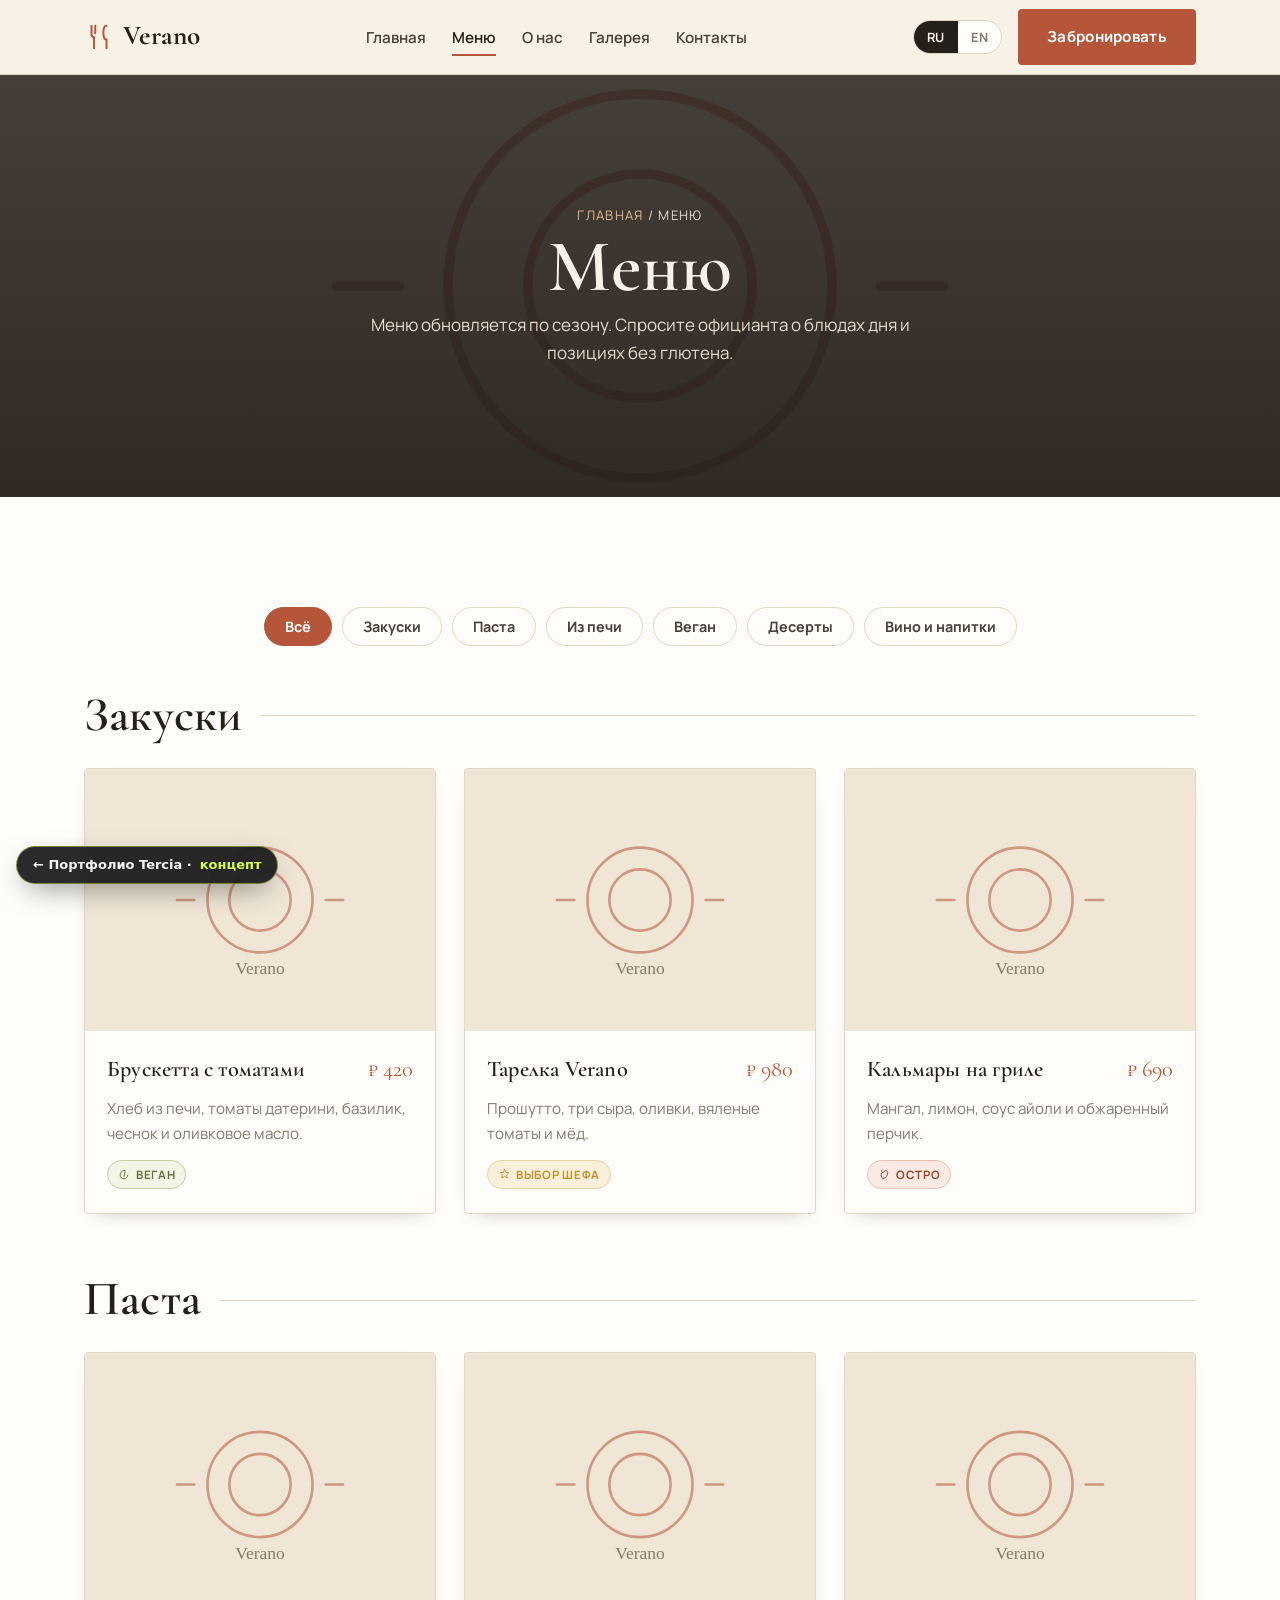
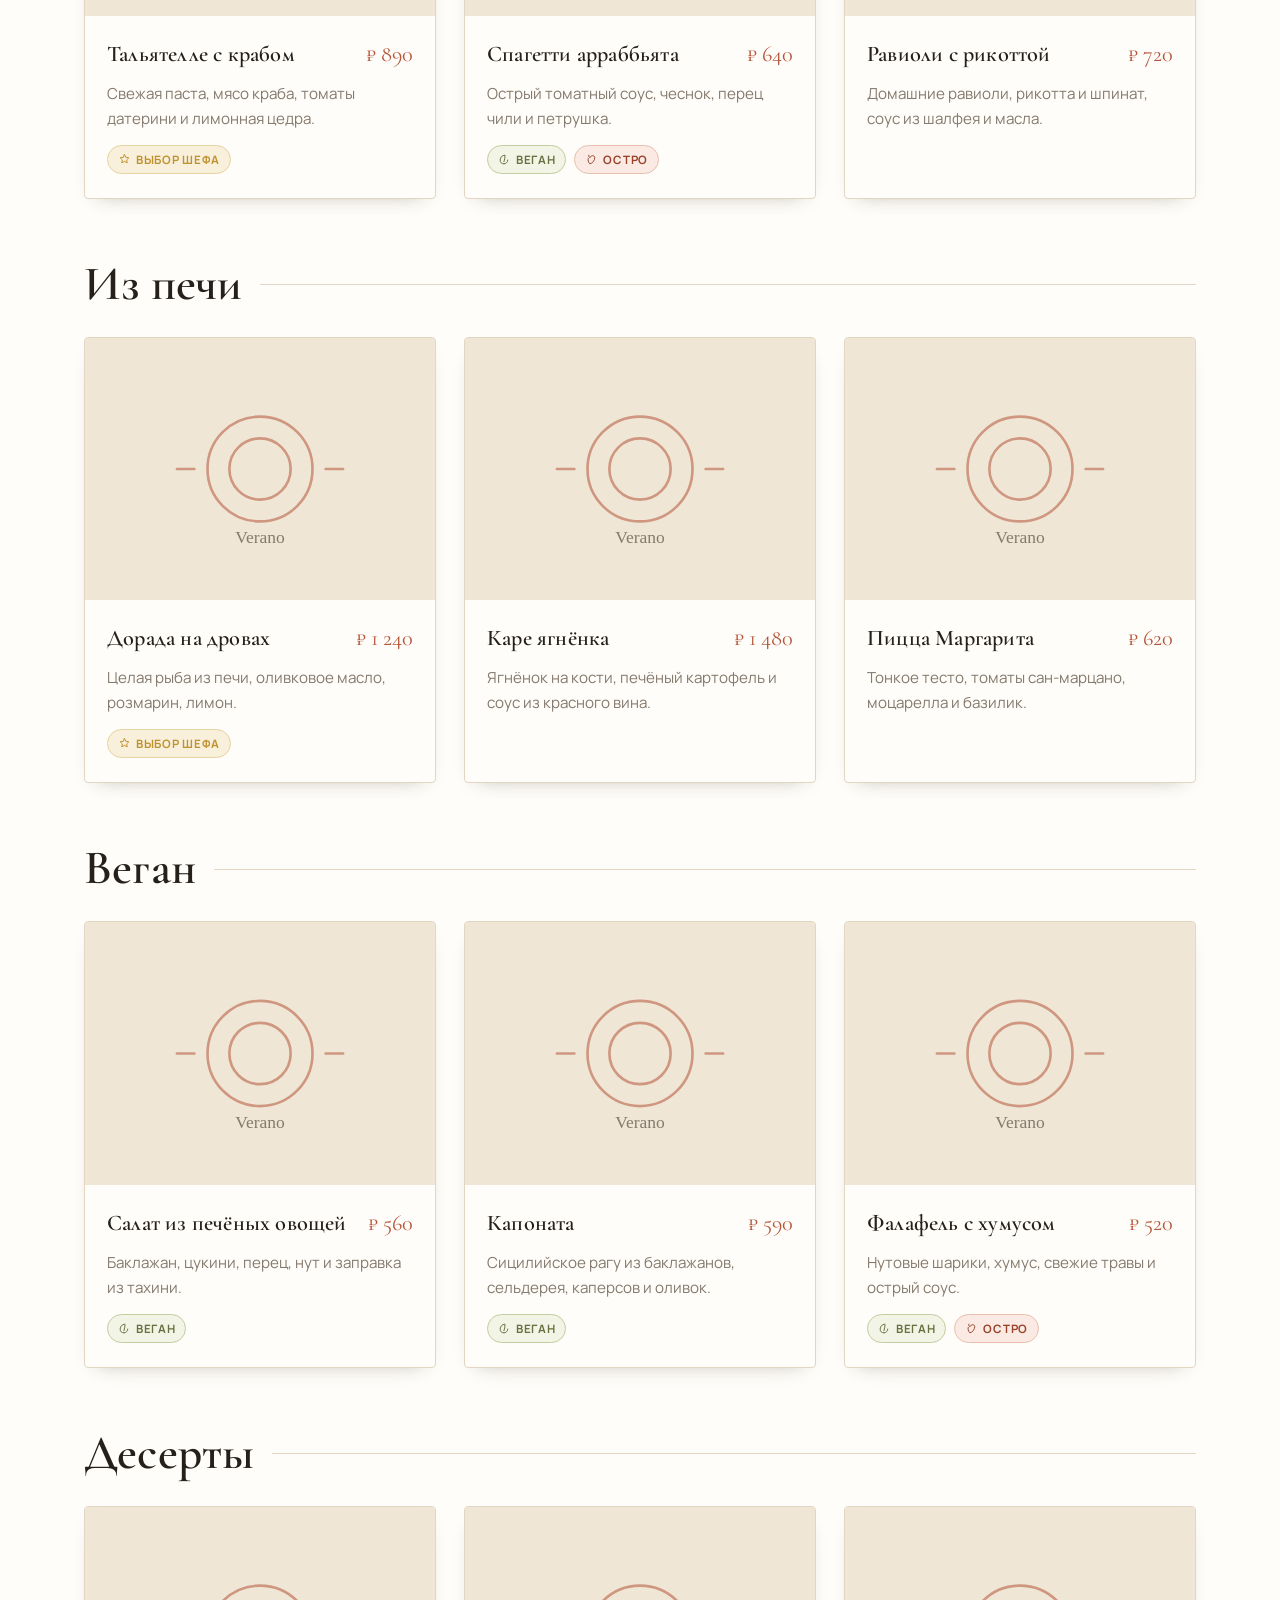
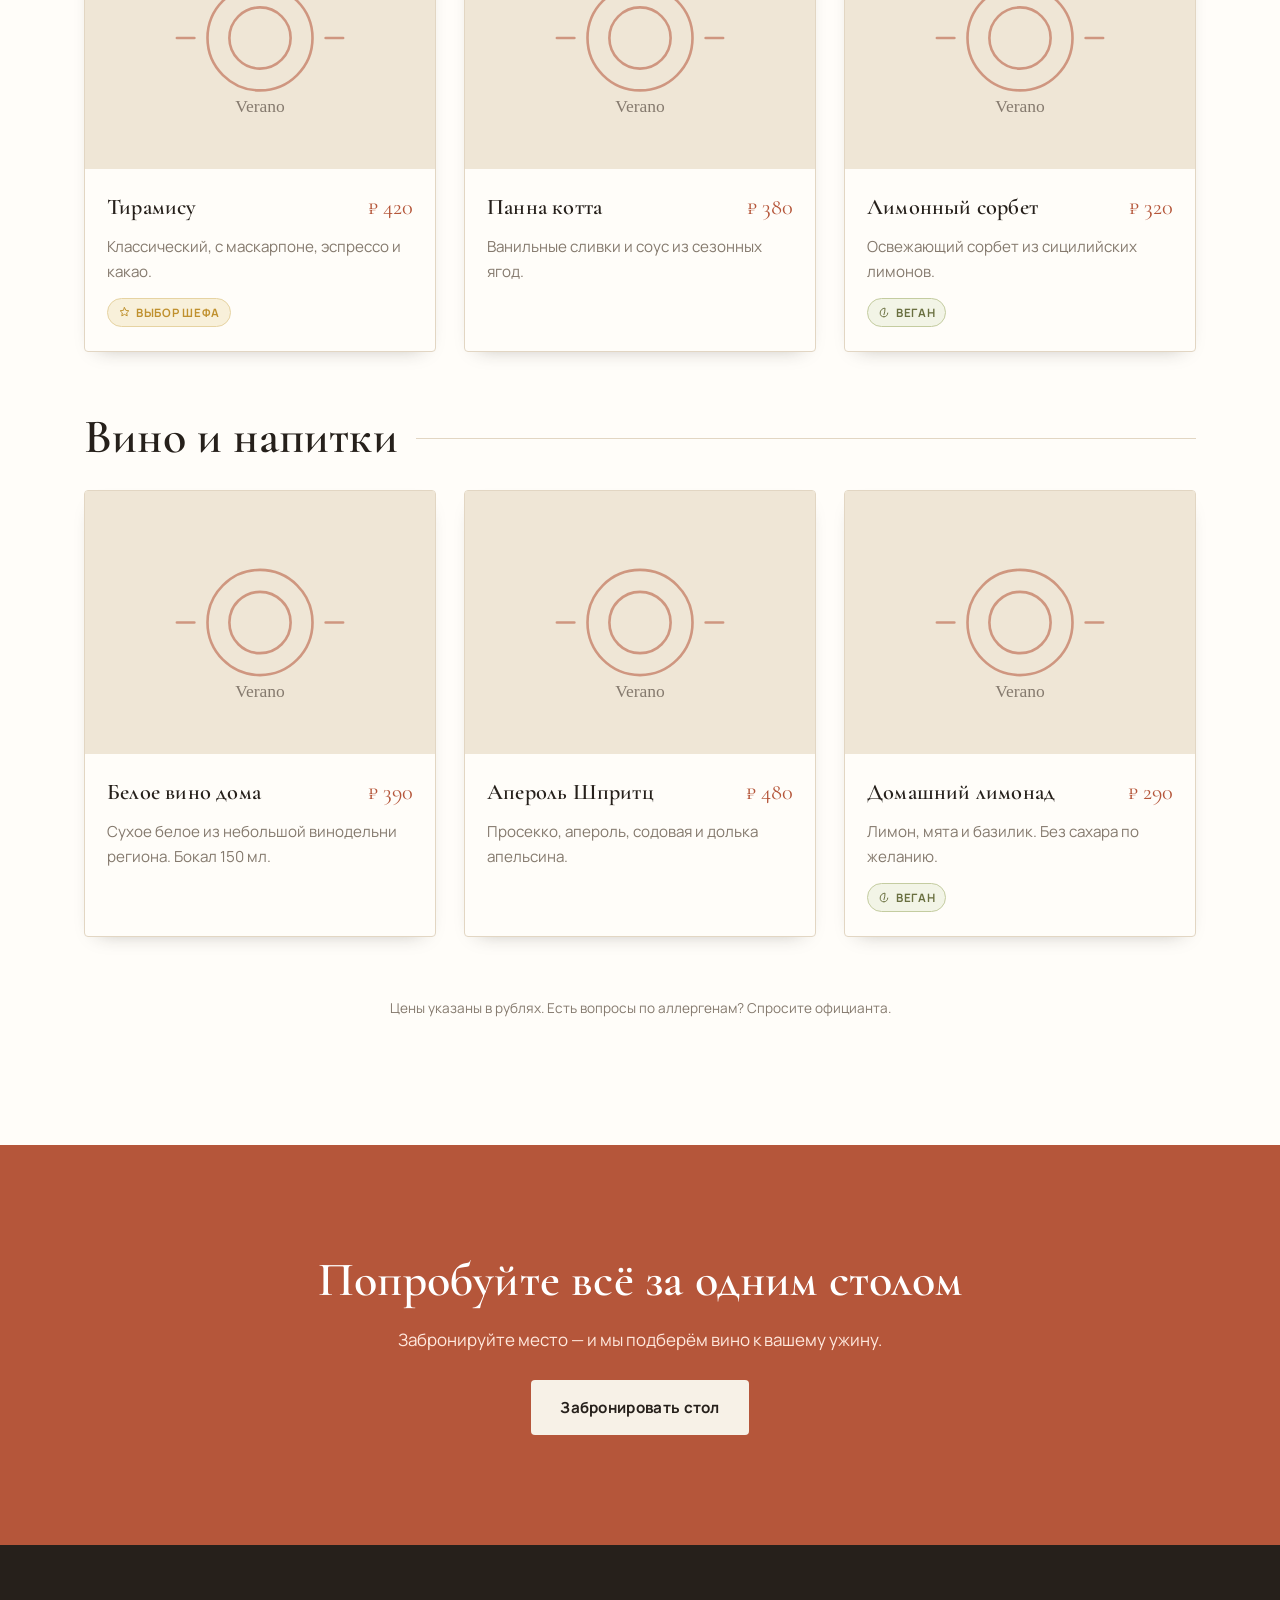
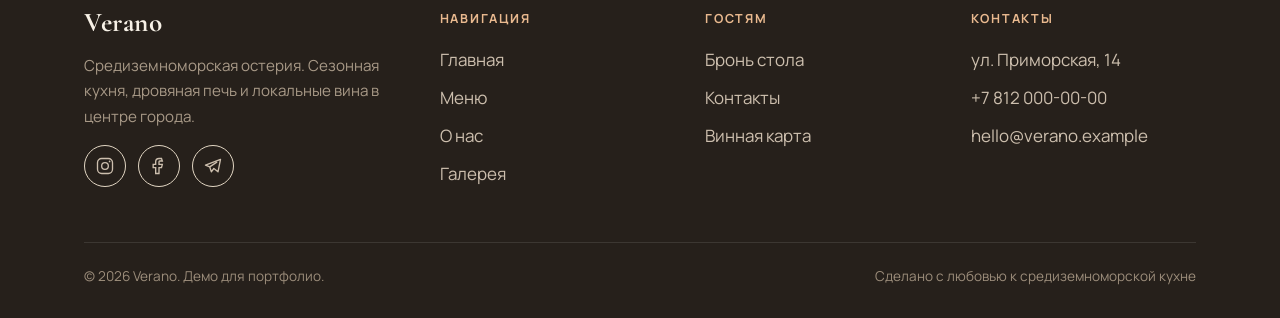
<file: portfolio/restaurant/menu.html>
<!DOCTYPE html>
<html lang="ru">
<head>
<meta charset="utf-8">
<meta name="viewport" content="width=device-width, initial-scale=1">
<title>Меню — Verano</title>
<meta name="description" content="Меню остерии Verano: закуски, домашняя паста, блюда из печи, веганские позиции, десерты и вино. Цены и метки веган/остро.">
<link rel="preconnect" href="https://fonts.googleapis.com">
<link rel="preconnect" href="https://fonts.gstatic.com" crossorigin>
<link href="https://fonts.googleapis.com/css2?family=Cormorant+Garamond:wght@500;600;700&family=Manrope:wght@400;500;600;700;800&display=swap" rel="stylesheet">
<link rel="icon" type="image/svg+xml" href="assets/img/favicon.svg">
<link rel="stylesheet" href="assets/css/style.css">
</head>
<body>

<header class="site-header">
  <div class="wrap">
    <nav class="nav" aria-label="Основная навигация">
      <a class="brand" href="index.html" aria-label="Verano — на главную">
        <span class="brand__mark">
          <svg viewBox="0 0 24 24" fill="none" stroke="currentColor" stroke-width="1.6" stroke-linecap="round" stroke-linejoin="round" aria-hidden="true"><path d="M6 3v7a2 2 0 0 0 2 2v9M6 3v6M9 3v6M18 3c-1.5 0-2.5 2-2.5 5.5S16 14 18 14v7"/></svg>
          <span><span class="brand__name">Verano</span></span>
        </span>
      </a>
      <ul class="nav__links">
        <li><a href="index.html" data-ru="Главная" data-en="Home">Главная</a></li>
        <li><a href="menu.html" aria-current="page" data-ru="Меню" data-en="Menu">Меню</a></li>
        <li><a href="about.html" data-ru="О нас" data-en="About">О нас</a></li>
        <li><a href="gallery.html" data-ru="Галерея" data-en="Gallery">Галерея</a></li>
        <li><a href="contacts.html" data-ru="Контакты" data-en="Contacts">Контакты</a></li>
      </ul>
      <div class="nav__right">
        <div class="lang-toggle" role="group" aria-label="Язык сайта">
          <button type="button" data-set-lang="ru" class="is-active">RU</button>
          <button type="button" data-set-lang="en">EN</button>
        </div>
        <a href="booking.html" class="btn btn--primary nav__cta-desktop" data-ru="Забронировать" data-en="Book a table">Забронировать</a>
        <button class="nav__toggle" aria-label="Меню" aria-expanded="false">
          <svg viewBox="0 0 24 24" fill="none" stroke="currentColor" stroke-width="1.8" stroke-linecap="round"><path d="M4 7h16M4 12h16M4 17h16"/></svg>
        </button>
      </div>
    </nav>
  </div>
</header>

<!-- ===== Banner ===== -->
<section class="page-banner">
  <div class="page-banner__media"><img src="https://images.unsplash.com/photo-1414235077428-338989a2e8c0?auto=format&fit=crop&w=1600&q=80" alt=""></div>
  <div class="wrap">
    <div class="page-banner__inner">
      <p class="crumbs"><a href="index.html" data-ru="Главная" data-en="Home">Главная</a> / <span data-ru="Меню" data-en="Menu">Меню</span></p>
      <h1 data-ru="Меню" data-en="Menu">Меню</h1>
      <p data-ru="Меню обновляется по сезону. Спросите официанта о блюдах дня и позициях без глютена." data-en="The menu changes with the season. Ask your waiter about daily specials and gluten-free options.">Меню обновляется по сезону. Спросите официанта о блюдах дня и позициях без глютена.</p>
    </div>
  </div>
</section>

<section class="section section--paper">
  <div class="wrap">

    <!-- Filter -->
    <div class="menu-filter" role="group" aria-label="Фильтр по категориям">
      <button type="button" data-filter="all" class="is-active" data-ru="Всё" data-en="All">Всё</button>
      <button type="button" data-filter="antipasti" data-ru="Закуски" data-en="Antipasti">Закуски</button>
      <button type="button" data-filter="pasta" data-ru="Паста" data-en="Pasta">Паста</button>
      <button type="button" data-filter="mains" data-ru="Из печи" data-en="From the oven">Из печи</button>
      <button type="button" data-filter="vegan" data-ru="Веган" data-en="Vegan">Веган</button>
      <button type="button" data-filter="dessert" data-ru="Десерты" data-en="Desserts">Десерты</button>
      <button type="button" data-filter="drinks" data-ru="Вино и напитки" data-en="Wine & drinks">Вино и напитки</button>
    </div>

    <!-- Antipasti -->
    <div class="menu-cat" data-cat="antipasti">
      <div class="menu-cat__head"><h2 data-ru="Закуски" data-en="Antipasti">Закуски</h2></div>
      <div class="dish-grid">
        <article class="dish">
          <div class="dish__media"><img src="https://images.unsplash.com/photo-1541014741259-de529411b96a?auto=format&fit=crop&w=800&q=80" alt="Брускетта с томатами"></div>
          <div class="dish__body">
            <div class="dish__top"><h3 class="dish__name" data-ru="Брускетта с томатами" data-en="Tomato bruschetta">Брускетта с томатами</h3><span class="dish__price">₽ 420</span></div>
            <p class="dish__desc" data-ru="Хлеб из печи, томаты датерини, базилик, чеснок и оливковое масло." data-en="Wood-oven bread, datterini tomatoes, basil, garlic and olive oil.">Хлеб из печи, томаты датерини, базилик, чеснок и оливковое масло.</p>
            <div class="dish__tags"><span class="tag tag--vegan"><svg viewBox="0 0 24 24" fill="none" stroke="currentColor" stroke-width="1.8" stroke-linecap="round" stroke-linejoin="round"><path d="M11 20A7 7 0 0 1 4 13c0-5 4-9 9-9 0 5-1 9-2 12M11 20c4 0 7-3 7-7"/></svg><span data-ru="Веган" data-en="Vegan">Веган</span></span></div>
          </div>
        </article>
        <article class="dish">
          <div class="dish__media"><img src="https://images.unsplash.com/photo-1573821663912-6df460f9c684?auto=format&fit=crop&w=800&q=80" alt="Тарелка с сырами и вяленым мясом"></div>
          <div class="dish__body">
            <div class="dish__top"><h3 class="dish__name" data-ru="Тарелка Verano" data-en="Verano board">Тарелка Verano</h3><span class="dish__price">₽ 980</span></div>
            <p class="dish__desc" data-ru="Прошутто, три сыра, оливки, вяленые томаты и мёд." data-en="Prosciutto, three cheeses, olives, sun-dried tomatoes and honey.">Прошутто, три сыра, оливки, вяленые томаты и мёд.</p>
            <div class="dish__tags"><span class="tag tag--chef"><svg viewBox="0 0 24 24" fill="none" stroke="currentColor" stroke-width="1.8" stroke-linecap="round" stroke-linejoin="round"><path d="M12 3l2.5 5 5.5.8-4 3.9 1 5.5-5-2.7-5 2.7 1-5.5-4-3.9 5.5-.8Z"/></svg><span data-ru="Выбор шефа" data-en="Chef's pick">Выбор шефа</span></span></div>
          </div>
        </article>
        <article class="dish">
          <div class="dish__media"><img src="https://images.unsplash.com/photo-1595908129746-57ca1a63dd4d?auto=format&fit=crop&w=800&q=80" alt="Кальмары на гриле"></div>
          <div class="dish__body">
            <div class="dish__top"><h3 class="dish__name" data-ru="Кальмары на гриле" data-en="Grilled calamari">Кальмары на гриле</h3><span class="dish__price">₽ 690</span></div>
            <p class="dish__desc" data-ru="Мангал, лимон, соус айоли и обжаренный перчик." data-en="Charcoal-grilled, lemon, aioli and roasted chilli.">Мангал, лимон, соус айоли и обжаренный перчик.</p>
            <div class="dish__tags"><span class="tag tag--spicy"><svg viewBox="0 0 24 24" fill="none" stroke="currentColor" stroke-width="1.8" stroke-linecap="round" stroke-linejoin="round"><path d="M9 8c3-4 8-4 9 0 0 6-4 11-9 12-3-3-4-7-3-10M9 8c-2 0-3-2-2-4"/></svg><span data-ru="Остро" data-en="Spicy">Остро</span></span></div>
          </div>
        </article>
      </div>
    </div>

    <!-- Pasta -->
    <div class="menu-cat" data-cat="pasta">
      <div class="menu-cat__head"><h2 data-ru="Паста" data-en="Pasta">Паста</h2></div>
      <div class="dish-grid">
        <article class="dish">
          <div class="dish__media"><img src="https://images.unsplash.com/photo-1621996346565-e3dbc646d9a9?auto=format&fit=crop&w=800&q=80" alt="Тальятелле с крабом"></div>
          <div class="dish__body">
            <div class="dish__top"><h3 class="dish__name" data-ru="Тальятелле с крабом" data-en="Crab tagliatelle">Тальятелле с крабом</h3><span class="dish__price">₽ 890</span></div>
            <p class="dish__desc" data-ru="Свежая паста, мясо краба, томаты датерини и лимонная цедра." data-en="Fresh pasta, crab meat, datterini tomatoes and lemon zest.">Свежая паста, мясо краба, томаты датерини и лимонная цедра.</p>
            <div class="dish__tags"><span class="tag tag--chef"><svg viewBox="0 0 24 24" fill="none" stroke="currentColor" stroke-width="1.8" stroke-linecap="round" stroke-linejoin="round"><path d="M12 3l2.5 5 5.5.8-4 3.9 1 5.5-5-2.7-5 2.7 1-5.5-4-3.9 5.5-.8Z"/></svg><span data-ru="Выбор шефа" data-en="Chef's pick">Выбор шефа</span></span></div>
          </div>
        </article>
        <article class="dish">
          <div class="dish__media"><img src="https://images.unsplash.com/photo-1611270629569-8b357cb88da9?auto=format&fit=crop&w=800&q=80" alt="Спагетти арабьята"></div>
          <div class="dish__body">
            <div class="dish__top"><h3 class="dish__name" data-ru="Спагетти арраббьята" data-en="Spaghetti arrabbiata">Спагетти арраббьята</h3><span class="dish__price">₽ 640</span></div>
            <p class="dish__desc" data-ru="Острый томатный соус, чеснок, перец чили и петрушка." data-en="Spicy tomato sauce, garlic, chilli and parsley.">Острый томатный соус, чеснок, перец чили и петрушка.</p>
            <div class="dish__tags"><span class="tag tag--vegan"><svg viewBox="0 0 24 24" fill="none" stroke="currentColor" stroke-width="1.8" stroke-linecap="round" stroke-linejoin="round"><path d="M11 20A7 7 0 0 1 4 13c0-5 4-9 9-9 0 5-1 9-2 12M11 20c4 0 7-3 7-7"/></svg><span data-ru="Веган" data-en="Vegan">Веган</span></span><span class="tag tag--spicy"><svg viewBox="0 0 24 24" fill="none" stroke="currentColor" stroke-width="1.8" stroke-linecap="round" stroke-linejoin="round"><path d="M9 8c3-4 8-4 9 0 0 6-4 11-9 12-3-3-4-7-3-10M9 8c-2 0-3-2-2-4"/></svg><span data-ru="Остро" data-en="Spicy">Остро</span></span></div>
          </div>
        </article>
        <article class="dish">
          <div class="dish__media"><img src="https://images.unsplash.com/photo-1473093295043-cdd812d0e601?auto=format&fit=crop&w=800&q=80" alt="Равиоли с рикоттой"></div>
          <div class="dish__body">
            <div class="dish__top"><h3 class="dish__name" data-ru="Равиоли с рикоттой" data-en="Ricotta ravioli">Равиоли с рикоттой</h3><span class="dish__price">₽ 720</span></div>
            <p class="dish__desc" data-ru="Домашние равиоли, рикотта и шпинат, соус из шалфея и масла." data-en="Handmade ravioli, ricotta and spinach, sage butter sauce.">Домашние равиоли, рикотта и шпинат, соус из шалфея и масла.</p>
            <div class="dish__tags"></div>
          </div>
        </article>
      </div>
    </div>

    <!-- Mains / oven -->
    <div class="menu-cat" data-cat="mains">
      <div class="menu-cat__head"><h2 data-ru="Из печи" data-en="From the oven">Из печи</h2></div>
      <div class="dish-grid">
        <article class="dish">
          <div class="dish__media"><img src="https://images.unsplash.com/photo-1559737558-2f5a35f4523b?auto=format&fit=crop&w=800&q=80" alt="Дорада на дровах"></div>
          <div class="dish__body">
            <div class="dish__top"><h3 class="dish__name" data-ru="Дорада на дровах" data-en="Wood-fired sea bream">Дорада на дровах</h3><span class="dish__price">₽ 1 240</span></div>
            <p class="dish__desc" data-ru="Целая рыба из печи, оливковое масло, розмарин, лимон." data-en="Whole fish from the oven, olive oil, rosemary and lemon.">Целая рыба из печи, оливковое масло, розмарин, лимон.</p>
            <div class="dish__tags"><span class="tag tag--chef"><svg viewBox="0 0 24 24" fill="none" stroke="currentColor" stroke-width="1.8" stroke-linecap="round" stroke-linejoin="round"><path d="M12 3l2.5 5 5.5.8-4 3.9 1 5.5-5-2.7-5 2.7 1-5.5-4-3.9 5.5-.8Z"/></svg><span data-ru="Выбор шефа" data-en="Chef's pick">Выбор шефа</span></span></div>
          </div>
        </article>
        <article class="dish">
          <div class="dish__media"><img src="https://images.unsplash.com/photo-1544025162-d76694265947?auto=format&fit=crop&w=800&q=80" alt="Каре ягнёнка"></div>
          <div class="dish__body">
            <div class="dish__top"><h3 class="dish__name" data-ru="Каре ягнёнка" data-en="Rack of lamb">Каре ягнёнка</h3><span class="dish__price">₽ 1 480</span></div>
            <p class="dish__desc" data-ru="Ягнёнок на кости, печёный картофель и соус из красного вина." data-en="Bone-in lamb, roasted potatoes and red wine jus.">Ягнёнок на кости, печёный картофель и соус из красного вина.</p>
            <div class="dish__tags"></div>
          </div>
        </article>
        <article class="dish">
          <div class="dish__media"><img src="https://images.unsplash.com/photo-1565299624946-b28f40a0ae38?auto=format&fit=crop&w=800&q=80" alt="Пицца маргарита"></div>
          <div class="dish__body">
            <div class="dish__top"><h3 class="dish__name" data-ru="Пицца Маргарита" data-en="Pizza Margherita">Пицца Маргарита</h3><span class="dish__price">₽ 620</span></div>
            <p class="dish__desc" data-ru="Тонкое тесто, томаты сан-марцано, моцарелла и базилик." data-en="Thin crust, San Marzano tomatoes, mozzarella and basil.">Тонкое тесто, томаты сан-марцано, моцарелла и базилик.</p>
            <div class="dish__tags"></div>
          </div>
        </article>
      </div>
    </div>

    <!-- Vegan -->
    <div class="menu-cat" data-cat="vegan">
      <div class="menu-cat__head"><h2 data-ru="Веган" data-en="Vegan">Веган</h2></div>
      <div class="dish-grid">
        <article class="dish">
          <div class="dish__media"><img src="https://images.unsplash.com/photo-1546069901-ba9599a7e63c?auto=format&fit=crop&w=800&q=80" alt="Салат из печёных овощей"></div>
          <div class="dish__body">
            <div class="dish__top"><h3 class="dish__name" data-ru="Салат из печёных овощей" data-en="Roasted vegetable salad">Салат из печёных овощей</h3><span class="dish__price">₽ 560</span></div>
            <p class="dish__desc" data-ru="Баклажан, цукини, перец, нут и заправка из тахини." data-en="Aubergine, courgette, pepper, chickpeas and tahini dressing.">Баклажан, цукини, перец, нут и заправка из тахини.</p>
            <div class="dish__tags"><span class="tag tag--vegan"><svg viewBox="0 0 24 24" fill="none" stroke="currentColor" stroke-width="1.8" stroke-linecap="round" stroke-linejoin="round"><path d="M11 20A7 7 0 0 1 4 13c0-5 4-9 9-9 0 5-1 9-2 12M11 20c4 0 7-3 7-7"/></svg><span data-ru="Веган" data-en="Vegan">Веган</span></span></div>
          </div>
        </article>
        <article class="dish">
          <div class="dish__media"><img src="https://images.unsplash.com/photo-1512621776951-a57141f2eefd?auto=format&fit=crop&w=800&q=80" alt="Овощное рагу капоната"></div>
          <div class="dish__body">
            <div class="dish__top"><h3 class="dish__name" data-ru="Капоната" data-en="Caponata">Капоната</h3><span class="dish__price">₽ 590</span></div>
            <p class="dish__desc" data-ru="Сицилийское рагу из баклажанов, сельдерея, каперсов и оливок." data-en="Sicilian stew of aubergine, celery, capers and olives.">Сицилийское рагу из баклажанов, сельдерея, каперсов и оливок.</p>
            <div class="dish__tags"><span class="tag tag--vegan"><svg viewBox="0 0 24 24" fill="none" stroke="currentColor" stroke-width="1.8" stroke-linecap="round" stroke-linejoin="round"><path d="M11 20A7 7 0 0 1 4 13c0-5 4-9 9-9 0 5-1 9-2 12M11 20c4 0 7-3 7-7"/></svg><span data-ru="Веган" data-en="Vegan">Веган</span></span></div>
          </div>
        </article>
        <article class="dish">
          <div class="dish__media"><img src="https://images.unsplash.com/photo-1600335895229-6e75511892c8?auto=format&fit=crop&w=800&q=80" alt="Нутовый фалафель"></div>
          <div class="dish__body">
            <div class="dish__top"><h3 class="dish__name" data-ru="Фалафель с хумусом" data-en="Falafel with hummus">Фалафель с хумусом</h3><span class="dish__price">₽ 520</span></div>
            <p class="dish__desc" data-ru="Нутовые шарики, хумус, свежие травы и острый соус." data-en="Chickpea falafel, hummus, fresh herbs and a spicy sauce.">Нутовые шарики, хумус, свежие травы и острый соус.</p>
            <div class="dish__tags"><span class="tag tag--vegan"><svg viewBox="0 0 24 24" fill="none" stroke="currentColor" stroke-width="1.8" stroke-linecap="round" stroke-linejoin="round"><path d="M11 20A7 7 0 0 1 4 13c0-5 4-9 9-9 0 5-1 9-2 12M11 20c4 0 7-3 7-7"/></svg><span data-ru="Веган" data-en="Vegan">Веган</span></span><span class="tag tag--spicy"><svg viewBox="0 0 24 24" fill="none" stroke="currentColor" stroke-width="1.8" stroke-linecap="round" stroke-linejoin="round"><path d="M9 8c3-4 8-4 9 0 0 6-4 11-9 12-3-3-4-7-3-10M9 8c-2 0-3-2-2-4"/></svg><span data-ru="Остро" data-en="Spicy">Остро</span></span></div>
          </div>
        </article>
      </div>
    </div>

    <!-- Dessert -->
    <div class="menu-cat" data-cat="dessert">
      <div class="menu-cat__head"><h2 data-ru="Десерты" data-en="Desserts">Десерты</h2></div>
      <div class="dish-grid">
        <article class="dish">
          <div class="dish__media"><img src="https://images.unsplash.com/photo-1571877227200-a0d98ea607e9?auto=format&fit=crop&w=800&q=80" alt="Тирамису"></div>
          <div class="dish__body">
            <div class="dish__top"><h3 class="dish__name" data-ru="Тирамису" data-en="Tiramisu">Тирамису</h3><span class="dish__price">₽ 420</span></div>
            <p class="dish__desc" data-ru="Классический, с маскарпоне, эспрессо и какао." data-en="Classic, with mascarpone, espresso and cocoa.">Классический, с маскарпоне, эспрессо и какао.</p>
            <div class="dish__tags"><span class="tag tag--chef"><svg viewBox="0 0 24 24" fill="none" stroke="currentColor" stroke-width="1.8" stroke-linecap="round" stroke-linejoin="round"><path d="M12 3l2.5 5 5.5.8-4 3.9 1 5.5-5-2.7-5 2.7 1-5.5-4-3.9 5.5-.8Z"/></svg><span data-ru="Выбор шефа" data-en="Chef's pick">Выбор шефа</span></span></div>
          </div>
        </article>
        <article class="dish">
          <div class="dish__media"><img src="https://images.unsplash.com/photo-1488477181946-6428a0291777?auto=format&fit=crop&w=800&q=80" alt="Панна котта"></div>
          <div class="dish__body">
            <div class="dish__top"><h3 class="dish__name" data-ru="Панна котта" data-en="Panna cotta">Панна котта</h3><span class="dish__price">₽ 380</span></div>
            <p class="dish__desc" data-ru="Ванильные сливки и соус из сезонных ягод." data-en="Vanilla cream with a seasonal berry sauce.">Ванильные сливки и соус из сезонных ягод.</p>
            <div class="dish__tags"></div>
          </div>
        </article>
        <article class="dish">
          <div class="dish__media"><img src="https://images.unsplash.com/photo-1505253716362-afaea1d3d1af?auto=format&fit=crop&w=800&q=80" alt="Лимонный сорбет"></div>
          <div class="dish__body">
            <div class="dish__top"><h3 class="dish__name" data-ru="Лимонный сорбет" data-en="Lemon sorbet">Лимонный сорбет</h3><span class="dish__price">₽ 320</span></div>
            <p class="dish__desc" data-ru="Освежающий сорбет из сицилийских лимонов." data-en="Refreshing sorbet made with Sicilian lemons.">Освежающий сорбет из сицилийских лимонов.</p>
            <div class="dish__tags"><span class="tag tag--vegan"><svg viewBox="0 0 24 24" fill="none" stroke="currentColor" stroke-width="1.8" stroke-linecap="round" stroke-linejoin="round"><path d="M11 20A7 7 0 0 1 4 13c0-5 4-9 9-9 0 5-1 9-2 12M11 20c4 0 7-3 7-7"/></svg><span data-ru="Веган" data-en="Vegan">Веган</span></span></div>
          </div>
        </article>
      </div>
    </div>

    <!-- Drinks -->
    <div class="menu-cat" data-cat="drinks">
      <div class="menu-cat__head"><h2 data-ru="Вино и напитки" data-en="Wine &amp; drinks">Вино и напитки</h2></div>
      <div class="dish-grid">
        <article class="dish">
          <div class="dish__media"><img src="https://images.unsplash.com/photo-1510812431401-41d2bd2722f3?auto=format&fit=crop&w=800&q=80" alt="Бокал белого вина"></div>
          <div class="dish__body">
            <div class="dish__top"><h3 class="dish__name" data-ru="Белое вино дома" data-en="House white">Белое вино дома</h3><span class="dish__price">₽ 390</span></div>
            <p class="dish__desc" data-ru="Сухое белое из небольшой винодельни региона. Бокал 150 мл." data-en="Dry white from a small regional winery. 150 ml glass.">Сухое белое из небольшой винодельни региона. Бокал 150 мл.</p>
            <div class="dish__tags"></div>
          </div>
        </article>
        <article class="dish">
          <div class="dish__media"><img src="https://images.unsplash.com/photo-1553361371-9b22f78e8b1d?auto=format&fit=crop&w=800&q=80" alt="Апероль шприц"></div>
          <div class="dish__body">
            <div class="dish__top"><h3 class="dish__name" data-ru="Апероль Шпритц" data-en="Aperol Spritz">Апероль Шпритц</h3><span class="dish__price">₽ 480</span></div>
            <p class="dish__desc" data-ru="Просекко, апероль, содовая и долька апельсина." data-en="Prosecco, Aperol, soda and a slice of orange.">Просекко, апероль, содовая и долька апельсина.</p>
            <div class="dish__tags"></div>
          </div>
        </article>
        <article class="dish">
          <div class="dish__media"><img src="https://images.unsplash.com/photo-1497534446932-c925b458314a?auto=format&fit=crop&w=800&q=80" alt="Домашний лимонад"></div>
          <div class="dish__body">
            <div class="dish__top"><h3 class="dish__name" data-ru="Домашний лимонад" data-en="Homemade lemonade">Домашний лимонад</h3><span class="dish__price">₽ 290</span></div>
            <p class="dish__desc" data-ru="Лимон, мята и базилик. Без сахара по желанию." data-en="Lemon, mint and basil. Sugar-free on request.">Лимон, мята и базилик. Без сахара по желанию.</p>
            <div class="dish__tags"><span class="tag tag--vegan"><svg viewBox="0 0 24 24" fill="none" stroke="currentColor" stroke-width="1.8" stroke-linecap="round" stroke-linejoin="round"><path d="M11 20A7 7 0 0 1 4 13c0-5 4-9 9-9 0 5-1 9-2 12M11 20c4 0 7-3 7-7"/></svg><span data-ru="Веган" data-en="Vegan">Веган</span></span></div>
          </div>
        </article>
      </div>
    </div>

    <p class="form-note" style="text-align:center; margin-top:20px" data-ru="Цены указаны в рублях. Есть вопросы по аллергенам? Спросите официанта." data-en="Prices are in RUB. Questions about allergens? Ask your waiter.">Цены указаны в рублях. Есть вопросы по аллергенам? Спросите официанта.</p>
  </div>
</section>

<section class="section cta-band">
  <div class="wrap">
    <h2 data-ru="Попробуйте всё за одним столом" data-en="Taste it all at one table">Попробуйте всё за одним столом</h2>
    <p data-ru="Забронируйте место — и мы подберём вино к вашему ужину." data-en="Reserve a table and we'll pair the wine to your dinner.">Забронируйте место — и мы подберём вино к вашему ужину.</p>
    <a href="booking.html" class="btn btn--light" data-ru="Забронировать стол" data-en="Reserve a table">Забронировать стол</a>
  </div>
</section>

<footer class="site-footer">
  <div class="wrap">
    <div class="footer-grid">
      <div>
        <span class="brand__name">Verano</span>
        <p style="margin-top:14px" data-ru="Средиземноморская остерия. Сезонная кухня, дровяная печь и локальные вина в центре города." data-en="Mediterranean osteria. Seasonal cooking, a wood-fired oven and local wines in the city centre.">Средиземноморская остерия. Сезонная кухня, дровяная печь и локальные вина в центре города.</p>
        <div class="socials">
          <a href="#" aria-label="Instagram"><svg viewBox="0 0 24 24" fill="none" stroke="currentColor" stroke-width="1.6"><rect x="3" y="3" width="18" height="18" rx="5"/><circle cx="12" cy="12" r="4"/><circle cx="17.5" cy="6.5" r="1" fill="currentColor" stroke="none"/></svg></a>
          <a href="#" aria-label="Facebook"><svg viewBox="0 0 24 24" fill="none" stroke="currentColor" stroke-width="1.6"><path d="M15 3h-3a4 4 0 0 0-4 4v3H5v4h3v7h4v-7h3l1-4h-4V7a1 1 0 0 1 1-1h3Z"/></svg></a>
          <a href="#" aria-label="Telegram"><svg viewBox="0 0 24 24" fill="none" stroke="currentColor" stroke-width="1.6" stroke-linejoin="round"><path d="M21 4 3 11l5 2 2 6 3-4 5 4Z"/><path d="M8 13l9-6"/></svg></a>
        </div>
      </div>
      <div>
        <h5 data-ru="Навигация" data-en="Navigation">Навигация</h5>
        <ul>
          <li><a href="index.html" data-ru="Главная" data-en="Home">Главная</a></li>
          <li><a href="menu.html" data-ru="Меню" data-en="Menu">Меню</a></li>
          <li><a href="about.html" data-ru="О нас" data-en="About">О нас</a></li>
          <li><a href="gallery.html" data-ru="Галерея" data-en="Gallery">Галерея</a></li>
        </ul>
      </div>
      <div>
        <h5 data-ru="Гостям" data-en="For guests">Гостям</h5>
        <ul>
          <li><a href="booking.html" data-ru="Бронь стола" data-en="Book a table">Бронь стола</a></li>
          <li><a href="contacts.html" data-ru="Контакты" data-en="Contacts">Контакты</a></li>
          <li><a href="menu.html" data-ru="Винная карта" data-en="Wine list">Винная карта</a></li>
        </ul>
      </div>
      <div>
        <h5 data-ru="Контакты" data-en="Contacts">Контакты</h5>
        <ul>
          <li data-ru="ул. Приморская, 14" data-en="14 Primorskaya St.">ул. Приморская, 14</li>
          <li><a href="tel:+78120000000">+7 812 000-00-00</a></li>
          <li><a href="mailto:hello@verano.example">hello@verano.example</a></li>
        </ul>
      </div>
    </div>
    <div class="footer-bottom">
      <span>© <span id="year">2026</span> Verano. <span data-ru="Демо для портфолио." data-en="Portfolio demo.">Демо для портфолио.</span></span>
      <span data-ru="Сделано с любовью к средиземноморской кухне" data-en="Made with love for Mediterranean food">Сделано с любовью к средиземноморской кухне</span>
    </div>
  </div>
</footer>

<script src="assets/js/main.js"></script>

<a href="../" class="tercia-back" style="position:fixed;left:16px;bottom:16px;z-index:2147483000;display:inline-flex;align-items:center;gap:8px;padding:10px 16px;border-radius:999px;background:rgba(7,7,11,.86);color:#F5F5F7;border:1px solid rgba(216,255,79,.45);font:600 13px/1.2 system-ui,-apple-system,sans-serif;text-decoration:none;box-shadow:0 10px 30px -10px rgba(0,0,0,.6);backdrop-filter:blur(8px)">← Портфолио Tercia · <span style="color:#D8FF4F">концепт</span></a>
</body>
</html>
</file>
<file: portfolio/fitness/assets/css/style.css>
/* ============================================================
   FORMA — студия функционального фитнеса
   Дизайн-система standalone-демо
   ============================================================ */

:root {
  --bg:        #f4f3ee;
  --bg-2:      #ffffff;
  --ink:       #16160f;
  --ink-soft:  #3a3a30;
  --muted:     #6f6f64;
  --line:      #e2e0d6;
  --accent:    #c6ff2e;   /* электрический лайм */
  --accent-2:  #ff5b2e;   /* тёплый акцент для деталей */
  --dark:      #16160f;
  --dark-2:    #22221a;
  --radius:    14px;
  --wrap:      1180px;
  --shadow:    0 1px 2px rgba(20,20,15,.04), 0 12px 32px -18px rgba(20,20,15,.22);
  --ff: "Inter", system-ui, -apple-system, "Segoe UI", Roboto, "Helvetica Neue", Arial, sans-serif;
}

* { box-sizing: border-box; }
html { scroll-behavior: smooth; -webkit-text-size-adjust: 100%; }
body {
  margin: 0;
  font-family: var(--ff);
  color: var(--ink);
  background: var(--bg);
  line-height: 1.55;
  font-size: 17px;
  -webkit-font-smoothing: antialiased;
}
img { max-width: 100%; display: block; }
a { color: inherit; text-decoration: none; }
h1, h2, h3, h4 { margin: 0 0 .5em; line-height: 1.05; font-weight: 800; letter-spacing: -.02em; }
h1 { font-size: clamp(2.6rem, 7vw, 5.2rem); text-transform: uppercase; letter-spacing: -.03em; }
h2 { font-size: clamp(1.8rem, 4vw, 3rem); text-transform: uppercase; }
h3 { font-size: 1.25rem; }
p  { margin: 0 0 1em; color: var(--ink-soft); }
.wrap { width: 100%; max-width: var(--wrap); margin: 0 auto; padding: 0 24px; }
.eyebrow {
  display: inline-flex; align-items: center; gap: 8px;
  font-size: .78rem; font-weight: 700; text-transform: uppercase;
  letter-spacing: .18em; color: var(--muted);
}
.eyebrow::before { content: ""; width: 26px; height: 2px; background: var(--accent-2); }
.muted { color: var(--muted); }
.center { text-align: center; }

/* ---------- Кнопки ---------- */
.btn {
  --b: var(--ink);
  display: inline-flex; align-items: center; justify-content: center; gap: 10px;
  padding: 15px 26px; border-radius: 100px; border: 2px solid var(--b);
  font-weight: 700; font-size: .95rem; letter-spacing: .01em; cursor: pointer;
  background: var(--b); color: var(--bg); transition: transform .15s ease, background .2s, color .2s;
  text-transform: uppercase; white-space: nowrap;
}
.btn:hover { transform: translateY(-2px); }
.btn--accent { --b: var(--accent); color: var(--ink); }
.btn--ghost  { background: transparent; color: var(--ink); }
.btn--ghost:hover { background: var(--ink); color: var(--bg); }
.btn--lg { padding: 18px 34px; font-size: 1.02rem; }
.btn svg { width: 18px; height: 18px; }

/* ---------- Хедер ---------- */
.site-header {
  position: sticky; top: 0; z-index: 60;
  background: rgba(244,243,238,.86); backdrop-filter: blur(10px);
  border-bottom: 1px solid var(--line);
}
.nav { display: flex; align-items: center; gap: 24px; height: 74px; }
.brand { display: flex; align-items: center; gap: 11px; font-weight: 800; font-size: 1.28rem; letter-spacing: -.03em; text-transform: uppercase; }
.brand svg { width: 30px; height: 30px; }
.nav-links { display: flex; gap: 4px; margin-left: auto; }
.nav-links a {
  padding: 9px 15px; border-radius: 100px; font-weight: 600; font-size: .95rem;
  color: var(--ink-soft); transition: background .18s, color .18s;
}
.nav-links a:hover { background: rgba(22,22,15,.06); color: var(--ink); }
.nav-links a.active { background: var(--ink); color: var(--bg); }
.nav-actions { display: flex; align-items: center; gap: 12px; }

/* переключатель языка */
.lang {
  display: inline-flex; border: 1px solid var(--line); border-radius: 100px; overflow: hidden;
  background: var(--bg-2);
}
.lang button {
  border: 0; background: transparent; padding: 8px 12px; font-weight: 700; font-size: .82rem;
  cursor: pointer; color: var(--muted); font-family: inherit;
}
.lang button.on { background: var(--ink); color: var(--bg); }

.burger { display: none; width: 44px; height: 44px; border: 1px solid var(--line); border-radius: 12px; background: var(--bg-2); cursor: pointer; align-items: center; justify-content: center; }
.burger svg { width: 22px; height: 22px; }

/* ---------- Hero ---------- */
.hero { position: relative; overflow: hidden; }
.hero-grid { display: grid; grid-template-columns: 1.05fr .95fr; gap: 48px; align-items: center; padding: 68px 0 80px; }
.hero h1 { margin-bottom: 18px; }
.hero .lead { font-size: 1.18rem; max-width: 44ch; margin-bottom: 30px; }
.hero-cta { display: flex; gap: 14px; flex-wrap: wrap; }
.hero-stats { display: flex; gap: 34px; margin-top: 44px; flex-wrap: wrap; }
.hero-stats .num { font-size: 2.1rem; font-weight: 800; letter-spacing: -.03em; }
.hero-stats .lbl { font-size: .82rem; color: var(--muted); text-transform: uppercase; letter-spacing: .1em; }
.hero-media { position: relative; border-radius: 22px; overflow: hidden; aspect-ratio: 4/5; background: var(--dark); box-shadow: var(--shadow); }
.hero-media img { width: 100%; height: 100%; object-fit: cover; }
.hero-badge {
  position: absolute; left: 18px; bottom: 18px; right: 18px;
  background: var(--accent); color: var(--ink); border-radius: 14px; padding: 16px 18px;
  display: flex; align-items: center; gap: 14px; font-weight: 700;
}
.hero-badge svg { width: 34px; height: 34px; flex: none; }
.hero-badge small { display: block; font-weight: 600; opacity: .75; text-transform: uppercase; letter-spacing: .08em; font-size: .7rem; }

/* ---------- Секции ---------- */
section { padding: 78px 0; }
.section-head { display: flex; align-items: end; justify-content: space-between; gap: 24px; margin-bottom: 40px; flex-wrap: wrap; }
.section-head p { margin: 10px 0 0; max-width: 52ch; }

/* лента-маркер */
.marquee { background: var(--ink); color: var(--bg); overflow: hidden; padding: 0; }
.marquee-track { display: flex; gap: 44px; white-space: nowrap; padding: 16px 0; animation: scroll 26s linear infinite; }
.marquee span { font-weight: 800; text-transform: uppercase; letter-spacing: .04em; font-size: 1.05rem; display: inline-flex; align-items: center; gap: 44px; }
.marquee span::after { content: "●"; color: var(--accent); font-size: .6rem; }
@keyframes scroll { to { transform: translateX(-50%); } }
@media (prefers-reduced-motion: reduce) { .marquee-track { animation: none; } }

/* ---------- Направления ---------- */
.disc-grid { display: grid; grid-template-columns: repeat(3, 1fr); gap: 18px; }
.disc {
  background: var(--bg-2); border: 1px solid var(--line); border-radius: var(--radius);
  padding: 26px; transition: transform .18s, box-shadow .18s; position: relative; overflow: hidden;
}
.disc:hover { transform: translateY(-4px); box-shadow: var(--shadow); }
.disc .ico { width: 46px; height: 46px; border-radius: 12px; background: var(--ink); color: var(--accent); display: flex; align-items: center; justify-content: center; margin-bottom: 16px; }
.disc .ico svg { width: 24px; height: 24px; }
.disc h3 { margin-bottom: 6px; }
.disc p { margin: 0; font-size: .95rem; }
.disc .tag { position: absolute; top: 20px; right: 20px; font-size: .72rem; font-weight: 700; text-transform: uppercase; letter-spacing: .08em; color: var(--muted); }

/* ---------- Полоса «почему мы» ---------- */
.feat { background: var(--dark); color: var(--bg); }
.feat h2 { color: var(--bg); }
.feat .muted { color: #a9a99c; }
.feat-grid { display: grid; grid-template-columns: repeat(4, 1fr); gap: 20px; margin-top: 40px; }
.feat-item { border-top: 2px solid var(--dark-2); padding-top: 20px; }
.feat-item .k { font-size: 2.6rem; font-weight: 800; letter-spacing: -.03em; color: var(--accent); }
.feat-item h3 { color: var(--bg); margin: 8px 0 6px; }
.feat-item p { color: #a9a99c; font-size: .93rem; margin: 0; }

/* ---------- Расписание ---------- */
.filters { display: flex; gap: 10px; flex-wrap: wrap; margin-bottom: 26px; }
.filters .chip {
  border: 1px solid var(--line); background: var(--bg-2); color: var(--ink-soft);
  padding: 9px 16px; border-radius: 100px; font-weight: 600; font-size: .9rem; cursor: pointer;
  font-family: inherit; transition: all .16s;
}
.filters .chip:hover { border-color: var(--ink); }
.filters .chip.on { background: var(--ink); color: var(--bg); border-color: var(--ink); }

.sched { overflow-x: auto; -webkit-overflow-scrolling: touch; border: 1px solid var(--line); border-radius: var(--radius); background: var(--bg-2); }
.sched-table { width: 100%; border-collapse: collapse; min-width: 860px; }
.sched-table th { text-align: left; padding: 16px 14px; font-size: .78rem; text-transform: uppercase; letter-spacing: .1em; color: var(--muted); border-bottom: 1px solid var(--line); background: var(--bg); position: sticky; top: 0; }
.sched-table th:first-child { width: 84px; }
.sched-table td { padding: 8px; border-bottom: 1px solid var(--line); vertical-align: top; }
.sched-table .time { font-weight: 700; color: var(--muted); font-size: .9rem; padding-top: 16px; }
.cls {
  border-radius: 10px; padding: 11px 12px; background: var(--bg); border: 1px solid var(--line);
  border-left: 3px solid var(--accent-2);
}
.cls.on-hidden { display: none; }
.cls b { display: block; font-size: .95rem; }
.cls small { color: var(--muted); font-size: .8rem; }
.cls .type { display: inline-block; margin-top: 6px; font-size: .68rem; font-weight: 700; text-transform: uppercase; letter-spacing: .07em; padding: 2px 8px; border-radius: 100px; background: var(--ink); color: var(--accent); }
.cls[data-type="strength"] { border-left-color: #ff5b2e; }
.cls[data-type="cardio"]   { border-left-color: #2ea9ff; }
.cls[data-type="mind"]     { border-left-color: #9b6bff; }
.cls[data-type="dance"]    { border-left-color: #ff2e88; }
.sched-note { margin-top: 14px; font-size: .88rem; }

/* карточный вид расписания (моб) */
.sched-cards { display: none; }

/* ---------- Тренеры ---------- */
.trainers-grid { display: grid; grid-template-columns: repeat(3, 1fr); gap: 22px; }
.trainer { background: var(--bg-2); border: 1px solid var(--line); border-radius: var(--radius); overflow: hidden; transition: transform .18s, box-shadow .18s; }
.trainer:hover { transform: translateY(-4px); box-shadow: var(--shadow); }
.trainer .photo { aspect-ratio: 3/4; background: var(--dark-2); position: relative; }
.trainer .photo img { width: 100%; height: 100%; object-fit: cover; }
.trainer .spec { position: absolute; left: 12px; top: 12px; background: var(--accent); color: var(--ink); font-size: .72rem; font-weight: 700; text-transform: uppercase; letter-spacing: .06em; padding: 5px 11px; border-radius: 100px; }
.trainer .body { padding: 20px; }
.trainer h3 { margin-bottom: 2px; }
.trainer .role { color: var(--muted); font-size: .88rem; font-weight: 600; margin-bottom: 12px; }
.trainer p { font-size: .93rem; margin: 0; }

/* ---------- Тарифы ---------- */
.plans { display: grid; grid-template-columns: repeat(3, 1fr); gap: 20px; align-items: stretch; }
.plan { background: var(--bg-2); border: 1px solid var(--line); border-radius: 18px; padding: 30px; display: flex; flex-direction: column; }
.plan.featured { background: var(--dark); color: var(--bg); border-color: var(--dark); position: relative; }
.plan.featured h3, .plan.featured .price { color: var(--bg); }
.plan.featured .muted, .plan.featured li { color: #b7b7ab; }
.plan .flag { position: absolute; top: -12px; left: 30px; background: var(--accent); color: var(--ink); font-size: .72rem; font-weight: 800; text-transform: uppercase; letter-spacing: .08em; padding: 5px 12px; border-radius: 100px; }
.plan h3 { text-transform: uppercase; }
.plan .price { font-size: 2.6rem; font-weight: 800; letter-spacing: -.03em; margin: 10px 0 2px; }
.plan .price span { font-size: 1rem; font-weight: 600; color: var(--muted); }
.plan ul { list-style: none; margin: 20px 0 26px; padding: 0; display: grid; gap: 11px; }
.plan li { display: flex; gap: 10px; font-size: .95rem; align-items: flex-start; }
.plan li svg { width: 18px; height: 18px; flex: none; color: var(--accent-2); margin-top: 2px; }
.plan.featured li svg { color: var(--accent); }
.plan .btn { margin-top: auto; width: 100%; }

/* ---------- Формы ---------- */
.form-card { background: var(--bg-2); border: 1px solid var(--line); border-radius: 18px; padding: 30px; }
.field { margin-bottom: 16px; }
.field label { display: block; font-weight: 600; font-size: .88rem; margin-bottom: 7px; }
.field input, .field select, .field textarea {
  width: 100%; padding: 13px 15px; border: 1px solid var(--line); border-radius: 11px;
  font-family: inherit; font-size: 1rem; background: var(--bg); color: var(--ink);
}
.field input:focus, .field select:focus, .field textarea:focus { outline: 2px solid var(--accent); outline-offset: 1px; border-color: transparent; }
.field textarea { resize: vertical; min-height: 96px; }
.form-row { display: grid; grid-template-columns: 1fr 1fr; gap: 16px; }
.form-note { font-size: .82rem; color: var(--muted); margin-top: 4px; }
.form-ok { display: none; background: var(--accent); color: var(--ink); border-radius: 12px; padding: 16px 18px; font-weight: 700; margin-bottom: 18px; }
.form-ok.show { display: block; }

/* ---------- Контакты ---------- */
.contact-grid { display: grid; grid-template-columns: 1fr 1fr; gap: 30px; align-items: start; }
.info-list { list-style: none; padding: 0; margin: 0 0 24px; display: grid; gap: 18px; }
.info-list li { display: flex; gap: 14px; }
.info-list .ico { width: 42px; height: 42px; border-radius: 11px; background: var(--ink); color: var(--accent); display: flex; align-items: center; justify-content: center; flex: none; }
.info-list .ico svg { width: 20px; height: 20px; }
.info-list b { display: block; }
.info-list span { color: var(--muted); font-size: .94rem; }
.map { border-radius: 16px; overflow: hidden; border: 1px solid var(--line); aspect-ratio: 16/11; background: var(--dark-2); }
.map iframe { width: 100%; height: 100%; border: 0; filter: grayscale(.2) contrast(1.05); }

/* ---------- CTA-полоса ---------- */
.cta { background: var(--accent); color: var(--ink); border-radius: 22px; padding: 54px; text-align: center; margin: 0 auto; }
.cta h2 { color: var(--ink); }
.cta p { color: rgba(22,22,15,.7); max-width: 46ch; margin: 0 auto 26px; }

/* ---------- Футер ---------- */
.site-footer { background: var(--dark); color: var(--bg); padding: 60px 0 30px; }
.footer-top { display: grid; grid-template-columns: 1.4fr 1fr 1fr 1fr; gap: 30px; }
.site-footer .brand { color: var(--bg); margin-bottom: 14px; }
.site-footer p { color: #a9a99c; font-size: .93rem; }
.footer-col h4 { text-transform: uppercase; font-size: .82rem; letter-spacing: .1em; color: #7d7d70; margin-bottom: 14px; }
.footer-col a { display: block; color: #cfcfc4; padding: 5px 0; font-size: .95rem; }
.footer-col a:hover { color: var(--accent); }
.footer-bottom { border-top: 1px solid var(--dark-2); margin-top: 40px; padding-top: 22px; display: flex; justify-content: space-between; gap: 16px; flex-wrap: wrap; color: #7d7d70; font-size: .86rem; }
.socials { display: flex; gap: 10px; }
.socials a { width: 38px; height: 38px; border: 1px solid var(--dark-2); border-radius: 10px; display: flex; align-items: center; justify-content: center; color: #cfcfc4; }
.socials a:hover { background: var(--accent); color: var(--ink); border-color: var(--accent); }
.socials svg { width: 18px; height: 18px; }

/* ---------- Хлебная шапка страницы ---------- */
.page-hero { background: var(--dark); color: var(--bg); padding: 66px 0 58px; }
.page-hero h1 { color: var(--bg); margin-bottom: 12px; }
.page-hero p { color: #a9a99c; max-width: 56ch; margin: 0; font-size: 1.08rem; }
.page-hero .eyebrow { color: var(--accent); }
.page-hero .eyebrow::before { background: var(--accent); }

/* ---------- i18n visibility ---------- */
[data-lang-en] { display: none; }
html[lang="en"] [data-lang-ru] { display: none; }
html[lang="en"] [data-lang-en] { display: inline; }
html[lang="en"] p[data-lang-en], html[lang="en"] div[data-lang-en], html[lang="en"] li[data-lang-en] { display: block; }

/* ---------- Адаптив ---------- */
@media (max-width: 980px) {
  .hero-grid { grid-template-columns: 1fr; gap: 32px; }
  .hero-media { aspect-ratio: 16/12; max-height: 440px; }
  .disc-grid, .trainers-grid, .plans { grid-template-columns: repeat(2, 1fr); }
  .feat-grid { grid-template-columns: repeat(2, 1fr); }
  .footer-top { grid-template-columns: 1fr 1fr; }
  .contact-grid { grid-template-columns: 1fr; }
}
@media (max-width: 720px) {
  body { font-size: 16px; }
  .nav-links { display: none; position: absolute; top: 74px; left: 0; right: 0; background: var(--bg-2); flex-direction: column; padding: 12px; gap: 4px; border-bottom: 1px solid var(--line); box-shadow: var(--shadow); }
  .nav-links.open { display: flex; }
  .nav-links a { padding: 13px 16px; }
  .burger { display: flex; }
  .nav-actions .btn { display: none; }
  section { padding: 54px 0; }
  .disc-grid, .trainers-grid, .plans, .feat-grid, .footer-top { grid-template-columns: 1fr; }
  .form-row { grid-template-columns: 1fr; }
  .cta { padding: 36px 24px; }
  .hero-stats { gap: 24px; }
  /* переключаем расписание на карточки */
  .sched { display: none; }
  .sched-cards { display: grid; gap: 22px; }
}
@media (max-width: 400px) {
  .wrap { padding: 0 16px; }
  h1 { font-size: 2.3rem; }
}

/* карточный вид расписания */
.day-card h3 { text-transform: uppercase; font-size: 1.05rem; margin-bottom: 12px; padding-bottom: 8px; border-bottom: 2px solid var(--accent-2); }
.day-card .cls { margin-bottom: 10px; display: flex; justify-content: space-between; align-items: center; gap: 12px; }
.day-card .cls .t { font-weight: 700; color: var(--muted); font-size: .85rem; }
</file>
<file: portfolio/landings/assets/index-DKg8hE3v.css>
*,:before,:after{--tw-border-spacing-x: 0;--tw-border-spacing-y: 0;--tw-translate-x: 0;--tw-translate-y: 0;--tw-rotate: 0;--tw-skew-x: 0;--tw-skew-y: 0;--tw-scale-x: 1;--tw-scale-y: 1;--tw-pan-x: ;--tw-pan-y: ;--tw-pinch-zoom: ;--tw-scroll-snap-strictness: proximity;--tw-gradient-from-position: ;--tw-gradient-via-position: ;--tw-gradient-to-position: ;--tw-ordinal: ;--tw-slashed-zero: ;--tw-numeric-figure: ;--tw-numeric-spacing: ;--tw-numeric-fraction: ;--tw-ring-inset: ;--tw-ring-offset-width: 0px;--tw-ring-offset-color: #fff;--tw-ring-color: rgb(59 130 246 / .5);--tw-ring-offset-shadow: 0 0 #0000;--tw-ring-shadow: 0 0 #0000;--tw-shadow: 0 0 #0000;--tw-shadow-colored: 0 0 #0000;--tw-blur: ;--tw-brightness: ;--tw-contrast: ;--tw-grayscale: ;--tw-hue-rotate: ;--tw-invert: ;--tw-saturate: ;--tw-sepia: ;--tw-drop-shadow: ;--tw-backdrop-blur: ;--tw-backdrop-brightness: ;--tw-backdrop-contrast: ;--tw-backdrop-grayscale: ;--tw-backdrop-hue-rotate: ;--tw-backdrop-invert: ;--tw-backdrop-opacity: ;--tw-backdrop-saturate: ;--tw-backdrop-sepia: ;--tw-contain-size: ;--tw-contain-layout: ;--tw-contain-paint: ;--tw-contain-style: }::backdrop{--tw-border-spacing-x: 0;--tw-border-spacing-y: 0;--tw-translate-x: 0;--tw-translate-y: 0;--tw-rotate: 0;--tw-skew-x: 0;--tw-skew-y: 0;--tw-scale-x: 1;--tw-scale-y: 1;--tw-pan-x: ;--tw-pan-y: ;--tw-pinch-zoom: ;--tw-scroll-snap-strictness: proximity;--tw-gradient-from-position: ;--tw-gradient-via-position: ;--tw-gradient-to-position: ;--tw-ordinal: ;--tw-slashed-zero: ;--tw-numeric-figure: ;--tw-numeric-spacing: ;--tw-numeric-fraction: ;--tw-ring-inset: ;--tw-ring-offset-width: 0px;--tw-ring-offset-color: #fff;--tw-ring-color: rgb(59 130 246 / .5);--tw-ring-offset-shadow: 0 0 #0000;--tw-ring-shadow: 0 0 #0000;--tw-shadow: 0 0 #0000;--tw-shadow-colored: 0 0 #0000;--tw-blur: ;--tw-brightness: ;--tw-contrast: ;--tw-grayscale: ;--tw-hue-rotate: ;--tw-invert: ;--tw-saturate: ;--tw-sepia: ;--tw-drop-shadow: ;--tw-backdrop-blur: ;--tw-backdrop-brightness: ;--tw-backdrop-contrast: ;--tw-backdrop-grayscale: ;--tw-backdrop-hue-rotate: ;--tw-backdrop-invert: ;--tw-backdrop-opacity: ;--tw-backdrop-saturate: ;--tw-backdrop-sepia: ;--tw-contain-size: ;--tw-contain-layout: ;--tw-contain-paint: ;--tw-contain-style: }*,:before,:after{box-sizing:border-box;border-width:0;border-style:solid;border-color:#e5e7eb}:before,:after{--tw-content: ""}html,:host{line-height:1.5;-webkit-text-size-adjust:100%;-moz-tab-size:4;-o-tab-size:4;tab-size:4;font-family:Inter,ui-sans-serif,system-ui,Helvetica,Arial,sans-serif;font-feature-settings:normal;font-variation-settings:normal;-webkit-tap-highlight-color:transparent}body{margin:0;line-height:inherit}hr{height:0;color:inherit;border-top-width:1px}abbr:where([title]){-webkit-text-decoration:underline dotted;text-decoration:underline dotted}h1,h2,h3,h4,h5,h6{font-size:inherit;font-weight:inherit}a{color:inherit;text-decoration:inherit}b,strong{font-weight:bolder}code,kbd,samp,pre{font-family:JetBrains Mono,ui-monospace,SFMono-Regular,monospace;font-feature-settings:normal;font-variation-settings:normal;font-size:1em}small{font-size:80%}sub,sup{font-size:75%;line-height:0;position:relative;vertical-align:baseline}sub{bottom:-.25em}sup{top:-.5em}table{text-indent:0;border-color:inherit;border-collapse:collapse}button,input,optgroup,select,textarea{font-family:inherit;font-feature-settings:inherit;font-variation-settings:inherit;font-size:100%;font-weight:inherit;line-height:inherit;letter-spacing:inherit;color:inherit;margin:0;padding:0}button,select{text-transform:none}button,input:where([type=button]),input:where([type=reset]),input:where([type=submit]){-webkit-appearance:button;background-color:transparent;background-image:none}:-moz-focusring{outline:auto}:-moz-ui-invalid{box-shadow:none}progress{vertical-align:baseline}::-webkit-inner-spin-button,::-webkit-outer-spin-button{height:auto}[type=search]{-webkit-appearance:textfield;outline-offset:-2px}::-webkit-search-decoration{-webkit-appearance:none}::-webkit-file-upload-button{-webkit-appearance:button;font:inherit}summary{display:list-item}blockquote,dl,dd,h1,h2,h3,h4,h5,h6,hr,figure,p,pre{margin:0}fieldset{margin:0;padding:0}legend{padding:0}ol,ul,menu{list-style:none;margin:0;padding:0}dialog{padding:0}textarea{resize:vertical}input::-moz-placeholder,textarea::-moz-placeholder{opacity:1;color:#9ca3af}input::placeholder,textarea::placeholder{opacity:1;color:#9ca3af}button,[role=button]{cursor:pointer}:disabled{cursor:default}img,svg,video,canvas,audio,iframe,embed,object{display:block;vertical-align:middle}img,video{max-width:100%;height:auto}[hidden]:where(:not([hidden=until-found])){display:none}.sr-only{position:absolute;width:1px;height:1px;padding:0;margin:-1px;overflow:hidden;clip:rect(0,0,0,0);white-space:nowrap;border-width:0}.pointer-events-none{pointer-events:none}.absolute{position:absolute}.relative{position:relative}.sticky{position:sticky}.-inset-10{inset:-2.5rem}.inset-0{inset:0}.-left-40{left:-10rem}.-right-40{right:-10rem}.-top-20{top:-5rem}.-top-40{top:-10rem}.bottom-3{bottom:.75rem}.left-1\/2{left:50%}.left-3{left:.75rem}.right-3{right:.75rem}.top-0{top:0}.top-2\.5{top:.625rem}.top-3{top:.75rem}.top-40{top:10rem}.-z-10{z-index:-10}.z-40{z-index:40}.col-span-12{grid-column:span 12 / span 12}.mx-6{margin-left:1.5rem;margin-right:1.5rem}.mx-auto{margin-left:auto;margin-right:auto}.mb-1{margin-bottom:.25rem}.mb-1\.5{margin-bottom:.375rem}.mb-10{margin-bottom:2.5rem}.mb-12{margin-bottom:3rem}.mb-2{margin-bottom:.5rem}.mb-3{margin-bottom:.75rem}.mb-4{margin-bottom:1rem}.mb-5{margin-bottom:1.25rem}.mb-6{margin-bottom:1.5rem}.mb-8{margin-bottom:2rem}.ml-6{margin-left:1.5rem}.mt-0\.5{margin-top:.125rem}.mt-1{margin-top:.25rem}.mt-1\.5{margin-top:.375rem}.mt-10{margin-top:2.5rem}.mt-2{margin-top:.5rem}.mt-3{margin-top:.75rem}.mt-4{margin-top:1rem}.mt-5{margin-top:1.25rem}.mt-6{margin-top:1.5rem}.mt-7{margin-top:1.75rem}.mt-8{margin-top:2rem}.mt-9{margin-top:2.25rem}.block{display:block}.flex{display:flex}.inline-flex{display:inline-flex}.table{display:table}.grid{display:grid}.hidden{display:none}.aspect-\[4\/5\]{aspect-ratio:4/5}.aspect-\[5\/4\]{aspect-ratio:5/4}.aspect-square{aspect-ratio:1 / 1}.h-1{height:.25rem}.h-1\.5{height:.375rem}.h-11{height:2.75rem}.h-12{height:3rem}.h-2{height:.5rem}.h-2\.5{height:.625rem}.h-3{height:.75rem}.h-4{height:1rem}.h-40{height:10rem}.h-6{height:1.5rem}.h-64{height:16rem}.h-7{height:1.75rem}.h-8{height:2rem}.h-96{height:24rem}.h-full{height:100%}.min-h-screen{min-height:100vh}.w-1\.5{width:.375rem}.w-1\/2{width:50%}.w-11{width:2.75rem}.w-12{width:3rem}.w-16{width:4rem}.w-2{width:.5rem}.w-2\.5{width:.625rem}.w-3{width:.75rem}.w-3\/4{width:75%}.w-4{width:1rem}.w-6{width:1.5rem}.w-64{width:16rem}.w-7{width:1.75rem}.w-8{width:2rem}.w-96{width:24rem}.w-full{width:100%}.w-max{width:-moz-max-content;width:max-content}.min-w-0{min-width:0px}.max-w-2xl{max-width:42rem}.max-w-3xl{max-width:48rem}.max-w-4xl{max-width:56rem}.max-w-5xl{max-width:64rem}.max-w-6xl{max-width:72rem}.max-w-\[300px\]{max-width:300px}.max-w-lg{max-width:32rem}.max-w-md{max-width:28rem}.max-w-sm{max-width:24rem}.max-w-xl{max-width:36rem}.max-w-xs{max-width:20rem}.flex-1{flex:1 1 0%}.shrink-0{flex-shrink:0}.-translate-x-1\/2{--tw-translate-x: -50%;transform:translate(var(--tw-translate-x),var(--tw-translate-y)) rotate(var(--tw-rotate)) skew(var(--tw-skew-x)) skewY(var(--tw-skew-y)) scaleX(var(--tw-scale-x)) scaleY(var(--tw-scale-y))}.rotate-180{--tw-rotate: 180deg;transform:translate(var(--tw-translate-x),var(--tw-translate-y)) rotate(var(--tw-rotate)) skew(var(--tw-skew-x)) skewY(var(--tw-skew-y)) scaleX(var(--tw-scale-x)) scaleY(var(--tw-scale-y))}.transform{transform:translate(var(--tw-translate-x),var(--tw-translate-y)) rotate(var(--tw-rotate)) skew(var(--tw-skew-x)) skewY(var(--tw-skew-y)) scaleX(var(--tw-scale-x)) scaleY(var(--tw-scale-y))}.grid-cols-1{grid-template-columns:repeat(1,minmax(0,1fr))}.grid-cols-2{grid-template-columns:repeat(2,minmax(0,1fr))}.grid-cols-3{grid-template-columns:repeat(3,minmax(0,1fr))}.flex-col{flex-direction:column}.flex-wrap{flex-wrap:wrap}.place-items-center{place-items:center}.items-start{align-items:flex-start}.items-end{align-items:flex-end}.items-center{align-items:center}.items-baseline{align-items:baseline}.justify-start{justify-content:flex-start}.justify-center{justify-content:center}.justify-between{justify-content:space-between}.gap-0\.5{gap:.125rem}.gap-1{gap:.25rem}.gap-1\.5{gap:.375rem}.gap-10{gap:2.5rem}.gap-12{gap:3rem}.gap-2{gap:.5rem}.gap-2\.5{gap:.625rem}.gap-3{gap:.75rem}.gap-4{gap:1rem}.gap-5{gap:1.25rem}.gap-6{gap:1.5rem}.gap-8{gap:2rem}.gap-px{gap:1px}.gap-x-3{-moz-column-gap:.75rem;column-gap:.75rem}.gap-x-8{-moz-column-gap:2rem;column-gap:2rem}.gap-y-10{row-gap:2.5rem}.space-y-1\.5>:not([hidden])~:not([hidden]){--tw-space-y-reverse: 0;margin-top:calc(.375rem * calc(1 - var(--tw-space-y-reverse)));margin-bottom:calc(.375rem * var(--tw-space-y-reverse))}.space-y-2\.5>:not([hidden])~:not([hidden]){--tw-space-y-reverse: 0;margin-top:calc(.625rem * calc(1 - var(--tw-space-y-reverse)));margin-bottom:calc(.625rem * var(--tw-space-y-reverse))}.space-y-3>:not([hidden])~:not([hidden]){--tw-space-y-reverse: 0;margin-top:calc(.75rem * calc(1 - var(--tw-space-y-reverse)));margin-bottom:calc(.75rem * var(--tw-space-y-reverse))}.divide-y>:not([hidden])~:not([hidden]){--tw-divide-y-reverse: 0;border-top-width:calc(1px * calc(1 - var(--tw-divide-y-reverse)));border-bottom-width:calc(1px * var(--tw-divide-y-reverse))}.divide-y-2>:not([hidden])~:not([hidden]){--tw-divide-y-reverse: 0;border-top-width:calc(2px * calc(1 - var(--tw-divide-y-reverse)));border-bottom-width:calc(2px * var(--tw-divide-y-reverse))}.divide-coffee-ink\/10>:not([hidden])~:not([hidden]){border-color:#2a23201a}.divide-white\/10>:not([hidden])~:not([hidden]){border-color:#ffffff1a}.overflow-hidden{overflow:hidden}.whitespace-nowrap{white-space:nowrap}.rounded{border-radius:.25rem}.rounded-2xl{border-radius:1rem}.rounded-3xl{border-radius:1.5rem}.rounded-\[14px\]{border-radius:14px}.rounded-\[2\.1rem\]{border-radius:2.1rem}.rounded-\[2\.6rem\]{border-radius:2.6rem}.rounded-\[2rem\]{border-radius:2rem}.rounded-full{border-radius:9999px}.rounded-none{border-radius:0}.rounded-sm{border-radius:.125rem}.rounded-xl{border-radius:.75rem}.border{border-width:1px}.border-2{border-width:2px}.border-4{border-width:4px}.border-y{border-top-width:1px;border-bottom-width:1px}.border-y-2{border-top-width:2px;border-bottom-width:2px}.border-b{border-bottom-width:1px}.border-b-2{border-bottom-width:2px}.border-l-4{border-left-width:4px}.border-r{border-right-width:1px}.border-t{border-top-width:1px}.border-t-2{border-top-width:2px}.border-coffee-ink\/10{border-color:#2a23201a}.border-coffee-ink\/20{border-color:#2a232033}.border-course-bg{--tw-border-opacity: 1;border-color:rgb(14 14 16 / var(--tw-border-opacity, 1))}.border-course-lime{--tw-border-opacity: 1;border-color:rgb(216 255 62 / var(--tw-border-opacity, 1))}.border-course-pink{--tw-border-opacity: 1;border-color:rgb(255 77 141 / var(--tw-border-opacity, 1))}.border-swiss-grid{--tw-border-opacity: 1;border-color:rgb(237 237 237 / var(--tw-border-opacity, 1))}.border-swiss-ink{--tw-border-opacity: 1;border-color:rgb(10 10 10 / var(--tw-border-opacity, 1))}.border-white\/10{border-color:#ffffff1a}.border-white\/15{border-color:#ffffff26}.border-white\/5{border-color:#ffffff0d}.bg-\[\#0c0c0d\]{--tw-bg-opacity: 1;background-color:rgb(12 12 13 / var(--tw-bg-opacity, 1))}.bg-app-bg{--tw-bg-opacity: 1;background-color:rgb(11 13 18 / var(--tw-bg-opacity, 1))}.bg-app-bg\/80{background-color:#0b0d12cc}.bg-app-glow{--tw-bg-opacity: 1;background-color:rgb(94 230 181 / var(--tw-bg-opacity, 1))}.bg-app-glow\/10{background-color:#5ee6b51a}.bg-app-glow\/15{background-color:#5ee6b526}.bg-app-glow\/20{background-color:#5ee6b533}.bg-app-glow\/70{background-color:#5ee6b5b3}.bg-app-glow2\/10{background-color:#7c9bff1a}.bg-black\/25{background-color:#00000040}.bg-coffee-accent{--tw-bg-opacity: 1;background-color:rgb(184 85 46 / var(--tw-bg-opacity, 1))}.bg-coffee-cream{--tw-bg-opacity: 1;background-color:rgb(246 241 231 / var(--tw-bg-opacity, 1))}.bg-coffee-cream\/90{background-color:#f6f1e7e6}.bg-coffee-ink{--tw-bg-opacity: 1;background-color:rgb(42 35 32 / var(--tw-bg-opacity, 1))}.bg-course-bg{--tw-bg-opacity: 1;background-color:rgb(14 14 16 / var(--tw-bg-opacity, 1))}.bg-course-bg\/5{background-color:#0e0e100d}.bg-course-bg\/90{background-color:#0e0e10e6}.bg-course-blue{--tw-bg-opacity: 1;background-color:rgb(43 91 255 / var(--tw-bg-opacity, 1))}.bg-course-lime{--tw-bg-opacity: 1;background-color:rgb(216 255 62 / var(--tw-bg-opacity, 1))}.bg-course-lime\/5{background-color:#d8ff3e0d}.bg-course-pink{--tw-bg-opacity: 1;background-color:rgb(255 77 141 / var(--tw-bg-opacity, 1))}.bg-swiss-grid{--tw-bg-opacity: 1;background-color:rgb(237 237 237 / var(--tw-bg-opacity, 1))}.bg-swiss-ink{--tw-bg-opacity: 1;background-color:rgb(10 10 10 / var(--tw-bg-opacity, 1))}.bg-swiss-paper{--tw-bg-opacity: 1;background-color:rgb(255 255 255 / var(--tw-bg-opacity, 1))}.bg-swiss-red{--tw-bg-opacity: 1;background-color:rgb(228 0 43 / var(--tw-bg-opacity, 1))}.bg-white{--tw-bg-opacity: 1;background-color:rgb(255 255 255 / var(--tw-bg-opacity, 1))}.bg-white\/10{background-color:#ffffff1a}.bg-white\/15{background-color:#ffffff26}.bg-white\/20{background-color:#fff3}.bg-white\/\[0\.02\]{background-color:#ffffff05}.bg-white\/\[0\.06\]{background-color:#ffffff0f}.bg-gradient-to-tr{background-image:linear-gradient(to top right,var(--tw-gradient-stops))}.from-black\/15{--tw-gradient-from: rgb(0 0 0 / .15) var(--tw-gradient-from-position);--tw-gradient-to: rgb(0 0 0 / 0) var(--tw-gradient-to-position);--tw-gradient-stops: var(--tw-gradient-from), var(--tw-gradient-to)}.via-transparent{--tw-gradient-to: rgb(0 0 0 / 0) var(--tw-gradient-to-position);--tw-gradient-stops: var(--tw-gradient-from), transparent var(--tw-gradient-via-position), var(--tw-gradient-to)}.to-white\/25{--tw-gradient-to: rgb(255 255 255 / .25) var(--tw-gradient-to-position)}.p-2\.5{padding:.625rem}.p-3\.5{padding:.875rem}.p-4{padding:1rem}.p-5{padding:1.25rem}.p-6{padding:1.5rem}.p-7{padding:1.75rem}.p-8{padding:2rem}.px-10{padding-left:2.5rem;padding-right:2.5rem}.px-2{padding-left:.5rem;padding-right:.5rem}.px-3{padding-left:.75rem;padding-right:.75rem}.px-4{padding-left:1rem;padding-right:1rem}.px-5{padding-left:1.25rem;padding-right:1.25rem}.px-6{padding-left:1.5rem;padding-right:1.5rem}.px-7{padding-left:1.75rem;padding-right:1.75rem}.px-8{padding-left:2rem;padding-right:2rem}.py-0\.5{padding-top:.125rem;padding-bottom:.125rem}.py-1{padding-top:.25rem;padding-bottom:.25rem}.py-1\.5{padding-top:.375rem;padding-bottom:.375rem}.py-10{padding-top:2.5rem;padding-bottom:2.5rem}.py-12{padding-top:3rem;padding-bottom:3rem}.py-14{padding-top:3.5rem;padding-bottom:3.5rem}.py-16{padding-top:4rem;padding-bottom:4rem}.py-2{padding-top:.5rem;padding-bottom:.5rem}.py-20{padding-top:5rem;padding-bottom:5rem}.py-3{padding-top:.75rem;padding-bottom:.75rem}.py-3\.5{padding-top:.875rem;padding-bottom:.875rem}.py-4{padding-top:1rem;padding-bottom:1rem}.py-5{padding-top:1.25rem;padding-bottom:1.25rem}.py-6{padding-top:1.5rem;padding-bottom:1.5rem}.py-8{padding-top:2rem;padding-bottom:2rem}.pb-10{padding-bottom:2.5rem}.pb-2{padding-bottom:.5rem}.pb-20{padding-bottom:5rem}.pb-3{padding-bottom:.75rem}.pb-4{padding-bottom:1rem}.pb-5{padding-bottom:1.25rem}.pb-6{padding-bottom:1.5rem}.pb-8{padding-bottom:2rem}.pl-4{padding-left:1rem}.pt-10{padding-top:2.5rem}.pt-5{padding-top:1.25rem}.pt-8{padding-top:2rem}.text-left{text-align:left}.text-center{text-align:center}.align-top{vertical-align:top}.font-mono{font-family:JetBrains Mono,ui-monospace,SFMono-Regular,monospace}.font-sans{font-family:Inter,ui-sans-serif,system-ui,Helvetica,Arial,sans-serif}.font-serif{font-family:Playfair Display,Georgia,ui-serif,serif}.text-2xl{font-size:1.5rem;line-height:2rem}.text-3xl{font-size:1.875rem;line-height:2.25rem}.text-4xl{font-size:2.25rem;line-height:2.5rem}.text-5xl{font-size:3rem;line-height:1}.text-6xl{font-size:3.75rem;line-height:1}.text-7xl{font-size:4.5rem;line-height:1}.text-\[10\.5vw\]{font-size:10.5vw}.text-\[10px\]{font-size:10px}.text-\[11px\]{font-size:11px}.text-\[13vw\]{font-size:13vw}.text-\[15vw\]{font-size:15vw}.text-base{font-size:1rem;line-height:1.5rem}.text-lg{font-size:1.125rem;line-height:1.75rem}.text-sm{font-size:.875rem;line-height:1.25rem}.text-xl{font-size:1.25rem;line-height:1.75rem}.text-xs{font-size:.75rem;line-height:1rem}.font-black{font-weight:900}.font-bold{font-weight:700}.font-medium{font-weight:500}.font-semibold{font-weight:600}.uppercase{text-transform:uppercase}.italic{font-style:italic}.not-italic{font-style:normal}.tabular-nums{--tw-numeric-spacing: tabular-nums;font-variant-numeric:var(--tw-ordinal) var(--tw-slashed-zero) var(--tw-numeric-figure) var(--tw-numeric-spacing) var(--tw-numeric-fraction)}.leading-\[0\.85\]{line-height:.85}.leading-\[0\.92\]{line-height:.92}.leading-\[0\.95\]{line-height:.95}.leading-\[0\.9\]{line-height:.9}.leading-\[1\.05\]{line-height:1.05}.leading-none{line-height:1}.leading-relaxed{line-height:1.625}.leading-snug{line-height:1.375}.leading-tight{line-height:1.25}.tracking-\[0\.25em\]{letter-spacing:.25em}.tracking-\[0\.2em\]{letter-spacing:.2em}.tracking-\[0\.3em\]{letter-spacing:.3em}.tracking-tight{letter-spacing:-.025em}.tracking-tighter{letter-spacing:-.05em}.tracking-wide{letter-spacing:.025em}.tracking-wider{letter-spacing:.05em}.tracking-widest{letter-spacing:.1em}.text-app-bg{--tw-text-opacity: 1;color:rgb(11 13 18 / var(--tw-text-opacity, 1))}.text-app-glow{--tw-text-opacity: 1;color:rgb(94 230 181 / var(--tw-text-opacity, 1))}.text-app-glow2{--tw-text-opacity: 1;color:rgb(124 155 255 / var(--tw-text-opacity, 1))}.text-black{--tw-text-opacity: 1;color:rgb(0 0 0 / var(--tw-text-opacity, 1))}.text-coffee-accent{--tw-text-opacity: 1;color:rgb(184 85 46 / var(--tw-text-opacity, 1))}.text-coffee-cream{--tw-text-opacity: 1;color:rgb(246 241 231 / var(--tw-text-opacity, 1))}.text-coffee-cream\/70{color:#f6f1e7b3}.text-coffee-ink{--tw-text-opacity: 1;color:rgb(42 35 32 / var(--tw-text-opacity, 1))}.text-coffee-ink\/35{color:#2a232059}.text-coffee-ink\/70{color:#2a2320b3}.text-coffee-ink\/75{color:#2a2320bf}.text-coffee-ink\/80{color:#2a2320cc}.text-coffee-muted{--tw-text-opacity: 1;color:rgb(138 126 112 / var(--tw-text-opacity, 1))}.text-course-bg{--tw-text-opacity: 1;color:rgb(14 14 16 / var(--tw-text-opacity, 1))}.text-course-bg\/40{color:#0e0e1066}.text-course-bg\/80{color:#0e0e10cc}.text-course-lime{--tw-text-opacity: 1;color:rgb(216 255 62 / var(--tw-text-opacity, 1))}.text-course-pink{--tw-text-opacity: 1;color:rgb(255 77 141 / var(--tw-text-opacity, 1))}.text-swiss-ink{--tw-text-opacity: 1;color:rgb(10 10 10 / var(--tw-text-opacity, 1))}.text-swiss-ink\/30{color:#0a0a0a4d}.text-swiss-ink\/35{color:#0a0a0a59}.text-swiss-ink\/40{color:#0a0a0a66}.text-swiss-ink\/50{color:#0a0a0a80}.text-swiss-ink\/55{color:#0a0a0a8c}.text-swiss-ink\/60{color:#0a0a0a99}.text-swiss-ink\/65{color:#0a0a0aa6}.text-swiss-ink\/70{color:#0a0a0ab3}.text-swiss-ink\/75{color:#0a0a0abf}.text-swiss-paper{--tw-text-opacity: 1;color:rgb(255 255 255 / var(--tw-text-opacity, 1))}.text-swiss-paper\/60{color:#fff9}.text-swiss-paper\/70{color:#ffffffb3}.text-swiss-paper\/85{color:#ffffffd9}.text-swiss-red{--tw-text-opacity: 1;color:rgb(228 0 43 / var(--tw-text-opacity, 1))}.text-white{--tw-text-opacity: 1;color:rgb(255 255 255 / var(--tw-text-opacity, 1))}.text-white\/15{color:#ffffff26}.text-white\/25{color:#ffffff40}.text-white\/30{color:#ffffff4d}.text-white\/35{color:#ffffff59}.text-white\/40{color:#fff6}.text-white\/45{color:#ffffff73}.text-white\/50{color:#ffffff80}.text-white\/55{color:#ffffff8c}.text-white\/60{color:#fff9}.text-white\/65{color:#ffffffa6}.text-white\/70{color:#ffffffb3}.text-white\/80{color:#fffc}.text-white\/90{color:#ffffffe6}.underline{text-decoration-line:underline}.line-through{text-decoration-line:line-through}.decoration-coffee-accent{text-decoration-color:#b8552e}.decoration-1{text-decoration-thickness:1px}.underline-offset-4{text-underline-offset:4px}.antialiased{-webkit-font-smoothing:antialiased;-moz-osx-font-smoothing:grayscale}.opacity-100{opacity:1}.opacity-30{opacity:.3}.opacity-40{opacity:.4}.opacity-80{opacity:.8}.opacity-\[0\.06\]{opacity:.06}.mix-blend-multiply{mix-blend-mode:multiply}.shadow{--tw-shadow: 0 1px 3px 0 rgb(0 0 0 / .1), 0 1px 2px -1px rgb(0 0 0 / .1);--tw-shadow-colored: 0 1px 3px 0 var(--tw-shadow-color), 0 1px 2px -1px var(--tw-shadow-color);box-shadow:var(--tw-ring-offset-shadow, 0 0 #0000),var(--tw-ring-shadow, 0 0 #0000),var(--tw-shadow)}.blur-3xl{--tw-blur: blur(64px);filter:var(--tw-blur) var(--tw-brightness) var(--tw-contrast) var(--tw-grayscale) var(--tw-hue-rotate) var(--tw-invert) var(--tw-saturate) var(--tw-sepia) var(--tw-drop-shadow)}.filter{filter:var(--tw-blur) var(--tw-brightness) var(--tw-contrast) var(--tw-grayscale) var(--tw-hue-rotate) var(--tw-invert) var(--tw-saturate) var(--tw-sepia) var(--tw-drop-shadow)}.backdrop-blur-md{--tw-backdrop-blur: blur(12px);backdrop-filter:var(--tw-backdrop-blur) var(--tw-backdrop-brightness) var(--tw-backdrop-contrast) var(--tw-backdrop-grayscale) var(--tw-backdrop-hue-rotate) var(--tw-backdrop-invert) var(--tw-backdrop-opacity) var(--tw-backdrop-saturate) var(--tw-backdrop-sepia)}.backdrop-blur-sm{--tw-backdrop-blur: blur(4px);backdrop-filter:var(--tw-backdrop-blur) var(--tw-backdrop-brightness) var(--tw-backdrop-contrast) var(--tw-backdrop-grayscale) var(--tw-backdrop-hue-rotate) var(--tw-backdrop-invert) var(--tw-backdrop-opacity) var(--tw-backdrop-saturate) var(--tw-backdrop-sepia)}.transition{transition-property:color,background-color,border-color,text-decoration-color,fill,stroke,opacity,box-shadow,transform,filter,backdrop-filter;transition-timing-function:cubic-bezier(.4,0,.2,1);transition-duration:.15s}.transition-colors{transition-property:color,background-color,border-color,text-decoration-color,fill,stroke;transition-timing-function:cubic-bezier(.4,0,.2,1);transition-duration:.15s}.transition-opacity{transition-property:opacity;transition-timing-function:cubic-bezier(.4,0,.2,1);transition-duration:.15s}.transition-transform{transition-property:transform;transition-timing-function:cubic-bezier(.4,0,.2,1);transition-duration:.15s}.duration-300{transition-duration:.3s}:root{color-scheme:light dark}*{-webkit-font-smoothing:antialiased;text-rendering:optimizeLegibility}html{scroll-behavior:smooth}body{margin:0;font-family:Inter,system-ui,sans-serif}:focus-visible{outline:2px solid currentColor;outline-offset:3px}@media (prefers-reduced-motion: reduce){html{scroll-behavior:auto}*,*:before,*:after{animation-duration:.001ms!important;animation-iteration-count:1!important;transition-duration:.001ms!important}}.no-scrollbar::-webkit-scrollbar{display:none}.no-scrollbar{-ms-overflow-style:none;scrollbar-width:none}@keyframes marquee{0%{transform:translate(0)}to{transform:translate(-50%)}}.animate-marquee{animation:marquee 28s linear infinite}.selection\:bg-app-glow *::-moz-selection{--tw-bg-opacity: 1;background-color:rgb(94 230 181 / var(--tw-bg-opacity, 1))}.selection\:bg-app-glow *::selection{--tw-bg-opacity: 1;background-color:rgb(94 230 181 / var(--tw-bg-opacity, 1))}.selection\:bg-coffee-accent *::-moz-selection{--tw-bg-opacity: 1;background-color:rgb(184 85 46 / var(--tw-bg-opacity, 1))}.selection\:bg-coffee-accent *::selection{--tw-bg-opacity: 1;background-color:rgb(184 85 46 / var(--tw-bg-opacity, 1))}.selection\:bg-course-lime *::-moz-selection{--tw-bg-opacity: 1;background-color:rgb(216 255 62 / var(--tw-bg-opacity, 1))}.selection\:bg-course-lime *::selection{--tw-bg-opacity: 1;background-color:rgb(216 255 62 / var(--tw-bg-opacity, 1))}.selection\:bg-swiss-red *::-moz-selection{--tw-bg-opacity: 1;background-color:rgb(228 0 43 / var(--tw-bg-opacity, 1))}.selection\:bg-swiss-red *::selection{--tw-bg-opacity: 1;background-color:rgb(228 0 43 / var(--tw-bg-opacity, 1))}.selection\:bg-white *::-moz-selection{--tw-bg-opacity: 1;background-color:rgb(255 255 255 / var(--tw-bg-opacity, 1))}.selection\:bg-white *::selection{--tw-bg-opacity: 1;background-color:rgb(255 255 255 / var(--tw-bg-opacity, 1))}.selection\:text-app-bg *::-moz-selection{--tw-text-opacity: 1;color:rgb(11 13 18 / var(--tw-text-opacity, 1))}.selection\:text-app-bg *::selection{--tw-text-opacity: 1;color:rgb(11 13 18 / var(--tw-text-opacity, 1))}.selection\:text-black *::-moz-selection{--tw-text-opacity: 1;color:rgb(0 0 0 / var(--tw-text-opacity, 1))}.selection\:text-black *::selection{--tw-text-opacity: 1;color:rgb(0 0 0 / var(--tw-text-opacity, 1))}.selection\:text-coffee-cream *::-moz-selection{--tw-text-opacity: 1;color:rgb(246 241 231 / var(--tw-text-opacity, 1))}.selection\:text-coffee-cream *::selection{--tw-text-opacity: 1;color:rgb(246 241 231 / var(--tw-text-opacity, 1))}.selection\:text-course-bg *::-moz-selection{--tw-text-opacity: 1;color:rgb(14 14 16 / var(--tw-text-opacity, 1))}.selection\:text-course-bg *::selection{--tw-text-opacity: 1;color:rgb(14 14 16 / var(--tw-text-opacity, 1))}.selection\:text-white *::-moz-selection{--tw-text-opacity: 1;color:rgb(255 255 255 / var(--tw-text-opacity, 1))}.selection\:text-white *::selection{--tw-text-opacity: 1;color:rgb(255 255 255 / var(--tw-text-opacity, 1))}.selection\:bg-app-glow::-moz-selection{--tw-bg-opacity: 1;background-color:rgb(94 230 181 / var(--tw-bg-opacity, 1))}.selection\:bg-app-glow::selection{--tw-bg-opacity: 1;background-color:rgb(94 230 181 / var(--tw-bg-opacity, 1))}.selection\:bg-coffee-accent::-moz-selection{--tw-bg-opacity: 1;background-color:rgb(184 85 46 / var(--tw-bg-opacity, 1))}.selection\:bg-coffee-accent::selection{--tw-bg-opacity: 1;background-color:rgb(184 85 46 / var(--tw-bg-opacity, 1))}.selection\:bg-course-lime::-moz-selection{--tw-bg-opacity: 1;background-color:rgb(216 255 62 / var(--tw-bg-opacity, 1))}.selection\:bg-course-lime::selection{--tw-bg-opacity: 1;background-color:rgb(216 255 62 / var(--tw-bg-opacity, 1))}.selection\:bg-swiss-red::-moz-selection{--tw-bg-opacity: 1;background-color:rgb(228 0 43 / var(--tw-bg-opacity, 1))}.selection\:bg-swiss-red::selection{--tw-bg-opacity: 1;background-color:rgb(228 0 43 / var(--tw-bg-opacity, 1))}.selection\:bg-white::-moz-selection{--tw-bg-opacity: 1;background-color:rgb(255 255 255 / var(--tw-bg-opacity, 1))}.selection\:bg-white::selection{--tw-bg-opacity: 1;background-color:rgb(255 255 255 / var(--tw-bg-opacity, 1))}.selection\:text-app-bg::-moz-selection{--tw-text-opacity: 1;color:rgb(11 13 18 / var(--tw-text-opacity, 1))}.selection\:text-app-bg::selection{--tw-text-opacity: 1;color:rgb(11 13 18 / var(--tw-text-opacity, 1))}.selection\:text-black::-moz-selection{--tw-text-opacity: 1;color:rgb(0 0 0 / var(--tw-text-opacity, 1))}.selection\:text-black::selection{--tw-text-opacity: 1;color:rgb(0 0 0 / var(--tw-text-opacity, 1))}.selection\:text-coffee-cream::-moz-selection{--tw-text-opacity: 1;color:rgb(246 241 231 / var(--tw-text-opacity, 1))}.selection\:text-coffee-cream::selection{--tw-text-opacity: 1;color:rgb(246 241 231 / var(--tw-text-opacity, 1))}.selection\:text-course-bg::-moz-selection{--tw-text-opacity: 1;color:rgb(14 14 16 / var(--tw-text-opacity, 1))}.selection\:text-course-bg::selection{--tw-text-opacity: 1;color:rgb(14 14 16 / var(--tw-text-opacity, 1))}.selection\:text-white::-moz-selection{--tw-text-opacity: 1;color:rgb(255 255 255 / var(--tw-text-opacity, 1))}.selection\:text-white::selection{--tw-text-opacity: 1;color:rgb(255 255 255 / var(--tw-text-opacity, 1))}.hover\:-translate-y-0\.5:hover{--tw-translate-y: -.125rem;transform:translate(var(--tw-translate-x),var(--tw-translate-y)) rotate(var(--tw-rotate)) skew(var(--tw-skew-x)) skewY(var(--tw-skew-y)) scaleX(var(--tw-scale-x)) scaleY(var(--tw-scale-y))}.hover\:-translate-y-1:hover{--tw-translate-y: -.25rem;transform:translate(var(--tw-translate-x),var(--tw-translate-y)) rotate(var(--tw-rotate)) skew(var(--tw-skew-x)) skewY(var(--tw-skew-y)) scaleX(var(--tw-scale-x)) scaleY(var(--tw-scale-y))}.hover\:border-white\/25:hover{border-color:#ffffff40}.hover\:border-white\/30:hover{border-color:#ffffff4d}.hover\:bg-swiss-ink:hover{--tw-bg-opacity: 1;background-color:rgb(10 10 10 / var(--tw-bg-opacity, 1))}.hover\:bg-swiss-paper:hover{--tw-bg-opacity: 1;background-color:rgb(255 255 255 / var(--tw-bg-opacity, 1))}.hover\:bg-swiss-red:hover{--tw-bg-opacity: 1;background-color:rgb(228 0 43 / var(--tw-bg-opacity, 1))}.hover\:text-app-glow:hover{--tw-text-opacity: 1;color:rgb(94 230 181 / var(--tw-text-opacity, 1))}.hover\:text-coffee-accent:hover{--tw-text-opacity: 1;color:rgb(184 85 46 / var(--tw-text-opacity, 1))}.hover\:text-course-lime:hover{--tw-text-opacity: 1;color:rgb(216 255 62 / var(--tw-text-opacity, 1))}.hover\:text-swiss-ink:hover{--tw-text-opacity: 1;color:rgb(10 10 10 / var(--tw-text-opacity, 1))}.hover\:text-swiss-red:hover{--tw-text-opacity: 1;color:rgb(228 0 43 / var(--tw-text-opacity, 1))}.hover\:text-white:hover{--tw-text-opacity: 1;color:rgb(255 255 255 / var(--tw-text-opacity, 1))}.hover\:underline:hover{text-decoration-line:underline}.focus-visible\:border-white\/40:focus-visible{border-color:#fff6}.active\:translate-y-0:active{--tw-translate-y: 0px;transform:translate(var(--tw-translate-x),var(--tw-translate-y)) rotate(var(--tw-rotate)) skew(var(--tw-skew-x)) skewY(var(--tw-skew-y)) scaleX(var(--tw-scale-x)) scaleY(var(--tw-scale-y))}.active\:translate-y-px:active{--tw-translate-y: 1px;transform:translate(var(--tw-translate-x),var(--tw-translate-y)) rotate(var(--tw-rotate)) skew(var(--tw-skew-x)) skewY(var(--tw-skew-y)) scaleX(var(--tw-scale-x)) scaleY(var(--tw-scale-y))}.group:hover .group-hover\:text-swiss-red{--tw-text-opacity: 1;color:rgb(228 0 43 / var(--tw-text-opacity, 1))}.group:hover .group-hover\:text-white{--tw-text-opacity: 1;color:rgb(255 255 255 / var(--tw-text-opacity, 1))}@media (min-width: 640px){.sm\:block{display:block}.sm\:grid-cols-2{grid-template-columns:repeat(2,minmax(0,1fr))}.sm\:grid-cols-3{grid-template-columns:repeat(3,minmax(0,1fr))}.sm\:flex-row{flex-direction:row}.sm\:items-end{align-items:flex-end}.sm\:items-center{align-items:center}.sm\:items-baseline{align-items:baseline}.sm\:justify-between{justify-content:space-between}.sm\:p-12{padding:3rem}.sm\:px-6{padding-left:1.5rem;padding-right:1.5rem}.sm\:px-8{padding-left:2rem;padding-right:2rem}.sm\:py-20{padding-top:5rem;padding-bottom:5rem}.sm\:py-24{padding-top:6rem;padding-bottom:6rem}.sm\:pt-14{padding-top:3.5rem}.sm\:pt-16{padding-top:4rem}.sm\:text-3xl{font-size:1.875rem;line-height:2.25rem}.sm\:text-4xl{font-size:2.25rem;line-height:2.5rem}.sm\:text-5xl{font-size:3rem;line-height:1}.sm\:text-6xl{font-size:3.75rem;line-height:1}.sm\:text-7xl{font-size:4.5rem;line-height:1}.sm\:text-8xl{font-size:6rem;line-height:1}.sm\:text-xl{font-size:1.25rem;line-height:1.75rem}}@media (min-width: 768px){.md\:col-span-4{grid-column:span 4 / span 4}.md\:col-span-5{grid-column:span 5 / span 5}.md\:col-span-6{grid-column:span 6 / span 6}.md\:col-span-7{grid-column:span 7 / span 7}.md\:col-span-8{grid-column:span 8 / span 8}.md\:col-start-8{grid-column-start:8}.md\:col-start-9{grid-column-start:9}.md\:flex{display:flex}.md\:hidden{display:none}.md\:grid-cols-1{grid-template-columns:repeat(1,minmax(0,1fr))}.md\:grid-cols-12{grid-template-columns:repeat(12,minmax(0,1fr))}.md\:grid-cols-2{grid-template-columns:repeat(2,minmax(0,1fr))}.md\:grid-cols-3{grid-template-columns:repeat(3,minmax(0,1fr))}.md\:grid-cols-\[1\.4fr_1fr\]{grid-template-columns:1.4fr 1fr}.md\:grid-cols-\[1fr_1\.1fr\]{grid-template-columns:1fr 1.1fr}.md\:flex-row{flex-direction:row}.md\:items-end{align-items:flex-end}.md\:items-center{align-items:center}.md\:justify-between{justify-content:space-between}.md\:border-b{border-bottom-width:1px}.md\:border-r{border-right-width:1px}.md\:border-r-0{border-right-width:0px}.md\:py-20{padding-top:5rem;padding-bottom:5rem}.md\:text-8xl{font-size:6rem;line-height:1}.md\:text-\[3\.4rem\]{font-size:3.4rem}.md\:text-\[5\.2rem\]{font-size:5.2rem}.md\:text-\[5\.5rem\]{font-size:5.5rem}.md\:text-\[8\.5rem\]{font-size:8.5rem}}@media (min-width: 1024px){.lg\:grid-cols-3{grid-template-columns:repeat(3,minmax(0,1fr))}.lg\:grid-cols-4{grid-template-columns:repeat(4,minmax(0,1fr))}}
</file>
<file: portfolio/restaurant/assets/css/style.css>
/* ============================================================
   Verano — Mediterranean bistro. Shared styles for the demo.
   Palette: warm cream / terracotta / olive / charcoal.
   No gradients-as-decoration, no glass cards, no emoji icons.
   ============================================================ */

:root {
  --cream:      #f7f1e7;
  --cream-2:    #efe6d6;
  --paper:      #fffdf9;
  --ink:        #26201b;
  --ink-soft:   #4a4038;
  --muted:      #857a6e;
  --line:       #e2d6c3;
  --terracotta: #b5563a;
  --terracotta-d:#98422a;
  --olive:      #6a7040;
  --gold:       #c0912f;

  --shadow:     0 18px 40px -24px rgba(38, 32, 27, .45);
  --shadow-sm:  0 8px 20px -14px rgba(38, 32, 27, .4);
  --radius:     4px;
  --wrap:       1160px;

  --serif: "Cormorant Garamond", "Times New Roman", Georgia, serif;
  --sans:  "Manrope", -apple-system, BlinkMacSystemFont, "Segoe UI", Roboto, sans-serif;
}

*, *::before, *::after { box-sizing: border-box; }

html { scroll-behavior: smooth; }

body {
  margin: 0;
  font-family: var(--sans);
  font-size: 17px;
  line-height: 1.65;
  color: var(--ink-soft);
  background: var(--cream);
  -webkit-font-smoothing: antialiased;
  text-rendering: optimizeLegibility;
}

img { max-width: 100%; display: block; }

a { color: var(--terracotta-d); text-decoration: none; }
a:hover { color: var(--terracotta); }

h1, h2, h3, h4 {
  font-family: var(--serif);
  color: var(--ink);
  font-weight: 600;
  line-height: 1.08;
  margin: 0 0 .4em;
  letter-spacing: .2px;
}
h1 { font-size: clamp(2.6rem, 6vw, 4.6rem); }
h2 { font-size: clamp(2rem, 4vw, 3rem); }
h3 { font-size: 1.5rem; }

p { margin: 0 0 1rem; }

.wrap { width: 100%; max-width: var(--wrap); margin: 0 auto; padding: 0 24px; }

.eyebrow {
  font-family: var(--sans);
  font-size: .78rem;
  font-weight: 700;
  letter-spacing: .22em;
  text-transform: uppercase;
  color: var(--terracotta);
  margin: 0 0 .8rem;
  display: inline-flex;
  align-items: center;
  gap: .6rem;
}
.eyebrow::before {
  content: "";
  width: 28px; height: 2px;
  background: var(--terracotta);
  display: inline-block;
}

.section { padding: clamp(56px, 9vw, 110px) 0; }
.section--tint { background: var(--cream-2); }
.section--paper { background: var(--paper); }
.section-head { max-width: 640px; margin: 0 0 48px; }
.section-head.center { margin-left: auto; margin-right: auto; text-align: center; }
.section-head p { color: var(--muted); font-size: 1.05rem; }

/* ---------- Buttons ---------- */
.btn {
  display: inline-flex;
  align-items: center;
  gap: .55rem;
  font-family: var(--sans);
  font-weight: 700;
  font-size: .95rem;
  letter-spacing: .02em;
  padding: 14px 28px;
  border-radius: var(--radius);
  border: 1.5px solid transparent;
  cursor: pointer;
  transition: transform .15s ease, background .2s ease, color .2s ease, border-color .2s ease;
}
.btn svg { width: 18px; height: 18px; }
.btn--primary { background: var(--terracotta); color: #fff; }
.btn--primary:hover { background: var(--terracotta-d); color: #fff; transform: translateY(-2px); }
.btn--ghost { background: transparent; color: var(--ink); border-color: var(--ink); }
.btn--ghost:hover { background: var(--ink); color: var(--cream); transform: translateY(-2px); }
.btn--light { background: var(--cream); color: var(--ink); }
.btn--light:hover { background: #fff; transform: translateY(-2px); }
.btn--wide { width: 100%; justify-content: center; }

/* ---------- Header ---------- */
.site-header {
  position: sticky; top: 0; z-index: 50;
  background: rgba(247, 241, 231, .92);
  backdrop-filter: saturate(1.2) blur(6px);
  border-bottom: 1px solid var(--line);
}
.nav {
  display: flex; align-items: center; justify-content: space-between;
  gap: 20px; height: 74px;
}
.brand { display: flex; align-items: baseline; gap: .5rem; }
.brand__mark { display: flex; align-items: center; gap: .55rem; }
.brand__mark svg { width: 30px; height: 30px; color: var(--terracotta); }
.brand__name {
  font-family: var(--serif);
  font-size: 1.7rem; font-weight: 700; color: var(--ink);
  letter-spacing: .5px; line-height: 1;
}
.brand__tag { font-size: .68rem; letter-spacing: .2em; text-transform: uppercase; color: var(--muted); }

.nav__links { display: flex; align-items: center; gap: 26px; list-style: none; margin: 0; padding: 0; }
.nav__links a {
  font-weight: 600; font-size: .95rem; color: var(--ink-soft);
  padding: 6px 0; position: relative;
}
.nav__links a::after {
  content: ""; position: absolute; left: 0; bottom: -2px; height: 2px; width: 0;
  background: var(--terracotta); transition: width .25s ease;
}
.nav__links a:hover, .nav__links a[aria-current="page"] { color: var(--ink); }
.nav__links a:hover::after, .nav__links a[aria-current="page"]::after { width: 100%; }

.nav__right { display: flex; align-items: center; gap: 16px; }

.lang-toggle {
  display: inline-flex; border: 1.5px solid var(--line); border-radius: 999px; overflow: hidden;
  background: var(--paper);
}
.lang-toggle button {
  border: 0; background: transparent; cursor: pointer;
  font-family: var(--sans); font-weight: 700; font-size: .8rem;
  padding: 7px 13px; color: var(--muted); letter-spacing: .04em;
}
.lang-toggle button.is-active { background: var(--ink); color: var(--cream); }

.nav__toggle {
  display: none; background: none; border: 0; cursor: pointer; padding: 6px;
  color: var(--ink);
}
.nav__toggle svg { width: 28px; height: 28px; }

/* ---------- Hero ---------- */
.hero { position: relative; overflow: hidden; background: var(--ink); }
.hero__media { position: absolute; inset: 0; }
.hero__media img { width: 100%; height: 100%; object-fit: cover; opacity: .55; }
.hero::after {
  content: ""; position: absolute; inset: 0;
  background: linear-gradient(90deg, rgba(30,24,20,.85) 0%, rgba(30,24,20,.5) 55%, rgba(30,24,20,.2) 100%);
}
.hero__inner { position: relative; z-index: 2; padding: clamp(90px, 16vw, 180px) 0; max-width: 660px; }
.hero__inner .eyebrow { color: #e9b98f; }
.hero__inner .eyebrow::before { background: #e9b98f; }
.hero h1 { color: var(--cream); }
.hero__lede { color: #ece2d3; font-size: 1.2rem; max-width: 520px; margin-bottom: 2rem; }
.hero__actions { display: flex; flex-wrap: wrap; gap: 14px; }
.hero__meta { display: flex; gap: 34px; margin-top: 42px; flex-wrap: wrap; }
.hero__meta div { color: var(--cream); }
.hero__meta b { font-family: var(--serif); font-size: 1.9rem; display: block; line-height: 1; }
.hero__meta span { font-size: .8rem; letter-spacing: .12em; text-transform: uppercase; color: #d8c9b4; }

/* ---------- Page banner (inner pages) ---------- */
.page-banner { position: relative; background: var(--ink); overflow: hidden; }
.page-banner__media { position: absolute; inset: 0; }
.page-banner__media img { width: 100%; height: 100%; object-fit: cover; opacity: .4; }
.page-banner::after { content:""; position:absolute; inset:0; background: linear-gradient(180deg, rgba(30,24,20,.55), rgba(30,24,20,.8)); }
.page-banner__inner { position: relative; z-index: 2; padding: clamp(72px, 12vw, 130px) 0; text-align: center; }
.page-banner h1 { color: var(--cream); margin-bottom: .3rem; }
.page-banner p { color: #e6dccb; max-width: 560px; margin: 0 auto; }
.crumbs { color: #cbb89c; font-size: .82rem; letter-spacing: .1em; text-transform: uppercase; margin-bottom: 1rem; }
.crumbs a { color: #e9b98f; }

/* ---------- Dishes (home teaser + menu) ---------- */
.dish-grid { display: grid; grid-template-columns: repeat(3, 1fr); gap: 28px; }
.dish {
  background: var(--paper); border: 1px solid var(--line); border-radius: var(--radius);
  overflow: hidden; box-shadow: var(--shadow-sm); display: flex; flex-direction: column;
  transition: transform .2s ease, box-shadow .2s ease;
}
.dish:hover { transform: translateY(-4px); box-shadow: var(--shadow); }
.dish__media { aspect-ratio: 4/3; overflow: hidden; background: var(--cream-2); }
.dish__media img { width: 100%; height: 100%; object-fit: cover; transition: transform .5s ease; }
.dish:hover .dish__media img { transform: scale(1.05); }
.dish__body { padding: 20px 22px 24px; display: flex; flex-direction: column; flex: 1; }
.dish__top { display: flex; justify-content: space-between; align-items: baseline; gap: 12px; }
.dish__name { font-family: var(--serif); font-size: 1.4rem; color: var(--ink); margin: 0; }
.dish__price { font-family: var(--serif); font-size: 1.4rem; color: var(--terracotta); white-space: nowrap; }
.dish__desc { color: var(--muted); font-size: .95rem; margin: .5rem 0 0; }
.dish__tags { display: flex; gap: 8px; margin-top: 14px; flex-wrap: wrap; }
.tag {
  display: inline-flex; align-items: center; gap: 5px;
  font-size: .72rem; font-weight: 700; letter-spacing: .06em; text-transform: uppercase;
  padding: 4px 10px; border-radius: 999px; border: 1px solid;
}
.tag svg { width: 13px; height: 13px; }
.tag--vegan { color: var(--olive); border-color: #c4cca0; background: #f2f4e6; }
.tag--spicy { color: var(--terracotta-d); border-color: #e8bfae; background: #faeae3; }
.tag--chef  { color: var(--gold); border-color: #e6d3a2; background: #f8f0da; }

/* ---------- Menu filter + categories ---------- */
.menu-filter { display: flex; flex-wrap: wrap; gap: 10px; justify-content: center; margin-bottom: 44px; }
.menu-filter button {
  font-family: var(--sans); font-weight: 700; font-size: .9rem;
  padding: 9px 20px; border-radius: 999px; cursor: pointer;
  border: 1.5px solid var(--line); background: var(--paper); color: var(--ink-soft);
  transition: all .18s ease;
}
.menu-filter button:hover { border-color: var(--terracotta); color: var(--terracotta); }
.menu-filter button.is-active { background: var(--terracotta); border-color: var(--terracotta); color: #fff; }

.menu-cat { margin-bottom: 60px; }
.menu-cat__head { display: flex; align-items: center; gap: 18px; margin-bottom: 26px; }
.menu-cat__head h2 { margin: 0; white-space: nowrap; }
.menu-cat__head::after { content: ""; flex: 1; height: 1px; background: var(--line); }

/* ---------- Testimonials ---------- */
.reviews { display: grid; grid-template-columns: repeat(3, 1fr); gap: 26px; }
.review {
  background: var(--paper); border: 1px solid var(--line); border-radius: var(--radius);
  padding: 30px 28px; box-shadow: var(--shadow-sm);
}
.review__stars { display: flex; gap: 3px; color: var(--gold); margin-bottom: 14px; }
.review__stars svg { width: 18px; height: 18px; }
.review__text { font-family: var(--serif); font-size: 1.28rem; line-height: 1.4; color: var(--ink); font-style: italic; }
.review__who { display: flex; align-items: center; gap: 12px; margin-top: 20px; }
.review__ava {
  width: 44px; height: 44px; border-radius: 50%; object-fit: cover;
  border: 2px solid var(--cream-2);
}
.review__name { font-weight: 700; color: var(--ink); font-size: .95rem; }
.review__role { font-size: .82rem; color: var(--muted); }

/* ---------- Split / feature blocks ---------- */
.split { display: grid; grid-template-columns: 1fr 1fr; gap: 56px; align-items: center; }
.split__media { border-radius: var(--radius); overflow: hidden; box-shadow: var(--shadow); }
.split__media img { width: 100%; aspect-ratio: 5/4; object-fit: cover; }
.split.reverse .split__media { order: 2; }

.feature-list { list-style: none; margin: 20px 0 0; padding: 0; }
.feature-list li { display: flex; gap: 14px; padding: 12px 0; border-top: 1px solid var(--line); }
.feature-list li:first-child { border-top: 0; }
.feature-list svg { width: 24px; height: 24px; color: var(--terracotta); flex-shrink: 0; margin-top: 3px; }
.feature-list b { color: var(--ink); display: block; }
.feature-list span { color: var(--muted); font-size: .93rem; }

/* ---------- Hours strip ---------- */
.hours { display: grid; grid-template-columns: repeat(2, 1fr); gap: 0 44px; }
.hours__row { display: flex; justify-content: space-between; padding: 11px 0; border-bottom: 1px solid var(--line); }
.hours__row b { color: var(--ink); font-weight: 600; }
.hours__row span { color: var(--muted); }
.hours__row.today { color: var(--terracotta); }
.hours__row.today b, .hours__row.today span { color: var(--terracotta); font-weight: 700; }

/* ---------- Team ---------- */
.team { display: grid; grid-template-columns: repeat(3, 1fr); gap: 28px; }
.member { text-align: center; }
.member__media { border-radius: var(--radius); overflow: hidden; box-shadow: var(--shadow-sm); margin-bottom: 16px; }
.member__media img { width: 100%; aspect-ratio: 3/4; object-fit: cover; }
.member h3 { margin-bottom: .1rem; }
.member__role { color: var(--terracotta); font-weight: 700; font-size: .82rem; letter-spacing: .1em; text-transform: uppercase; }
.member__bio { color: var(--muted); font-size: .93rem; margin-top: .6rem; }

/* ---------- Gallery ---------- */
.gallery-grid { display: grid; grid-template-columns: repeat(4, 1fr); grid-auto-rows: 200px; gap: 14px; }
.gallery-item {
  overflow: hidden; border-radius: var(--radius); cursor: pointer; position: relative;
  background: var(--cream-2);
}
.gallery-item img { width: 100%; height: 100%; object-fit: cover; transition: transform .5s ease; }
.gallery-item:hover img { transform: scale(1.06); }
.gallery-item::after {
  content: ""; position: absolute; inset: 0; background: rgba(38,32,27,.0); transition: background .25s ease;
}
.gallery-item:hover::after { background: rgba(38,32,27,.18); }
.gallery-item.tall { grid-row: span 2; }
.gallery-item.wide { grid-column: span 2; }

/* Lightbox */
.lightbox {
  position: fixed; inset: 0; z-index: 100; display: none;
  background: rgba(24, 19, 15, .92); align-items: center; justify-content: center; padding: 30px;
}
.lightbox.open { display: flex; }
.lightbox img { max-width: min(92vw, 1100px); max-height: 86vh; border-radius: var(--radius); box-shadow: var(--shadow); }
.lightbox__close, .lightbox__nav {
  position: absolute; background: rgba(255,255,255,.1); border: 1px solid rgba(255,255,255,.25);
  color: #fff; width: 52px; height: 52px; border-radius: 50%; cursor: pointer;
  display: flex; align-items: center; justify-content: center; transition: background .2s ease;
}
.lightbox__close svg, .lightbox__nav svg { width: 24px; height: 24px; }
.lightbox__close:hover, .lightbox__nav:hover { background: rgba(255,255,255,.24); }
.lightbox__close { top: 24px; right: 24px; }
.lightbox__nav.prev { left: 24px; top: 50%; transform: translateY(-50%); }
.lightbox__nav.next { right: 24px; top: 50%; transform: translateY(-50%); }
.lightbox__cap { position: absolute; bottom: 26px; left: 0; right: 0; text-align: center; color: #eaddcb; font-size: .95rem; }

/* ---------- Booking form ---------- */
.booking-layout { display: grid; grid-template-columns: 1.1fr .9fr; gap: 56px; align-items: start; }
.form-card {
  background: var(--paper); border: 1px solid var(--line); border-radius: var(--radius);
  padding: 36px; box-shadow: var(--shadow-sm);
}
.field { margin-bottom: 20px; }
.field label { display: block; font-weight: 700; font-size: .85rem; color: var(--ink); margin-bottom: 7px; letter-spacing: .02em; }
.field input, .field select, .field textarea {
  width: 100%; font-family: var(--sans); font-size: 1rem; color: var(--ink);
  padding: 12px 14px; border: 1.5px solid var(--line); border-radius: var(--radius);
  background: var(--cream); transition: border-color .18s ease, box-shadow .18s ease;
}
.field input:focus, .field select:focus, .field textarea:focus {
  outline: 0; border-color: var(--terracotta); box-shadow: 0 0 0 3px rgba(181,86,58,.14); background: #fff;
}
.field textarea { resize: vertical; min-height: 90px; }
.field-row { display: grid; grid-template-columns: 1fr 1fr; gap: 18px; }
.form-note { font-size: .85rem; color: var(--muted); margin-top: 6px; }
.form-success {
  display: none; margin-top: 20px; padding: 16px 18px; border-radius: var(--radius);
  background: #eef3e2; border: 1px solid #c4cca0; color: #47502a; font-weight: 600;
}
.form-success.show { display: block; }
.booking-aside { }
.booking-aside .info-block { padding: 22px 0; border-bottom: 1px solid var(--line); }
.booking-aside .info-block:first-child { padding-top: 0; }
.info-block h4 { font-family: var(--sans); font-size: .78rem; letter-spacing: .14em; text-transform: uppercase; color: var(--muted); margin: 0 0 8px; }
.info-block p { margin: 0; color: var(--ink); font-size: 1.05rem; }

/* ---------- Contacts ---------- */
.contact-grid { display: grid; grid-template-columns: 1fr 1fr; gap: 48px; align-items: start; }
.contact-list { list-style: none; margin: 0; padding: 0; }
.contact-list li { display: flex; gap: 16px; padding: 20px 0; border-bottom: 1px solid var(--line); }
.contact-list li:first-child { padding-top: 0; }
.contact-list .ic { width: 44px; height: 44px; border-radius: 50%; background: var(--cream-2); display: flex; align-items: center; justify-content: center; flex-shrink: 0; }
.contact-list .ic svg { width: 22px; height: 22px; color: var(--terracotta); }
.contact-list h4 { font-family: var(--sans); font-size: .76rem; letter-spacing: .14em; text-transform: uppercase; color: var(--muted); margin: 0 0 3px; }
.contact-list p { margin: 0; color: var(--ink); font-size: 1.08rem; }
.map-embed { border-radius: var(--radius); overflow: hidden; box-shadow: var(--shadow-sm); border: 1px solid var(--line); }
.map-embed iframe { width: 100%; height: 420px; border: 0; display: block; filter: grayscale(.2) sepia(.08); }

.socials { display: flex; gap: 12px; margin-top: 8px; }
.socials a {
  width: 42px; height: 42px; border-radius: 50%; border: 1.5px solid var(--line);
  display: flex; align-items: center; justify-content: center; color: var(--ink); transition: all .18s ease;
}
.socials a:hover { background: var(--terracotta); border-color: var(--terracotta); color: #fff; }
.socials svg { width: 20px; height: 20px; }

/* ---------- Video ---------- */
.video-frame { position: relative; padding-top: 56.25%; border-radius: var(--radius); overflow: hidden; box-shadow: var(--shadow); }
.video-frame iframe { position: absolute; inset: 0; width: 100%; height: 100%; border: 0; }

/* ---------- CTA band ---------- */
.cta-band { background: var(--terracotta); color: #fff; text-align: center; }
.cta-band h2 { color: #fff; }
.cta-band p { color: #ffe8dd; max-width: 520px; margin: 0 auto 26px; }

/* ---------- Footer ---------- */
.site-footer { background: var(--ink); color: #cdbfae; padding: 64px 0 30px; }
.footer-grid { display: grid; grid-template-columns: 1.4fr 1fr 1fr 1fr; gap: 40px; margin-bottom: 44px; }
.site-footer .brand__name { color: var(--cream); }
.site-footer h5 { font-family: var(--sans); font-size: .78rem; letter-spacing: .14em; text-transform: uppercase; color: #e9b98f; margin: 0 0 16px; }
.site-footer ul { list-style: none; margin: 0; padding: 0; }
.site-footer li { margin-bottom: 10px; }
.site-footer a { color: #cdbfae; }
.site-footer a:hover { color: var(--cream); }
.site-footer p { color: #a89987; font-size: .95rem; }
.footer-bottom { border-top: 1px solid rgba(255,255,255,.1); padding-top: 22px; display: flex; justify-content: space-between; gap: 16px; flex-wrap: wrap; font-size: .85rem; color: #9c8d7b; }

/* ---------- i18n visibility ---------- */
[data-lang-hide] { display: none !important; }

/* ---------- Reveal on scroll ---------- */
.reveal { opacity: 0; transform: translateY(22px); transition: opacity .6s ease, transform .6s ease; }
.reveal.in { opacity: 1; transform: none; }

/* ============================================================
   Responsive
   ============================================================ */
@media (max-width: 980px) {
  .dish-grid, .reviews, .team { grid-template-columns: repeat(2, 1fr); }
  .split, .booking-layout, .contact-grid { grid-template-columns: 1fr; gap: 36px; }
  .split.reverse .split__media { order: 0; }
  .gallery-grid { grid-template-columns: repeat(3, 1fr); }
  .footer-grid { grid-template-columns: 1fr 1fr; }
}

@media (max-width: 760px) {
  .nav__links, .nav__cta-desktop { display: none; }
  .nav__toggle { display: block; }
  .nav.open .nav__links {
    display: flex; position: absolute; top: 74px; left: 0; right: 0;
    flex-direction: column; align-items: flex-start; gap: 4px;
    background: var(--cream); border-bottom: 1px solid var(--line); padding: 18px 24px;
    box-shadow: var(--shadow-sm);
  }
  .nav__links a { padding: 10px 0; width: 100%; font-size: 1.05rem; }
}

@media (max-width: 620px) {
  body { font-size: 16px; }
  .dish-grid, .reviews, .team { grid-template-columns: 1fr; }
  .gallery-grid { grid-template-columns: repeat(2, 1fr); grid-auto-rows: 150px; }
  .gallery-item.wide { grid-column: span 2; }
  .gallery-item.tall { grid-row: span 1; }
  .field-row { grid-template-columns: 1fr; }
  .hours { grid-template-columns: 1fr; }
  .footer-grid { grid-template-columns: 1fr; }
  .hero__meta { gap: 24px; }
}

@media (max-width: 380px) {
  .wrap { padding: 0 16px; }
}
</file>
